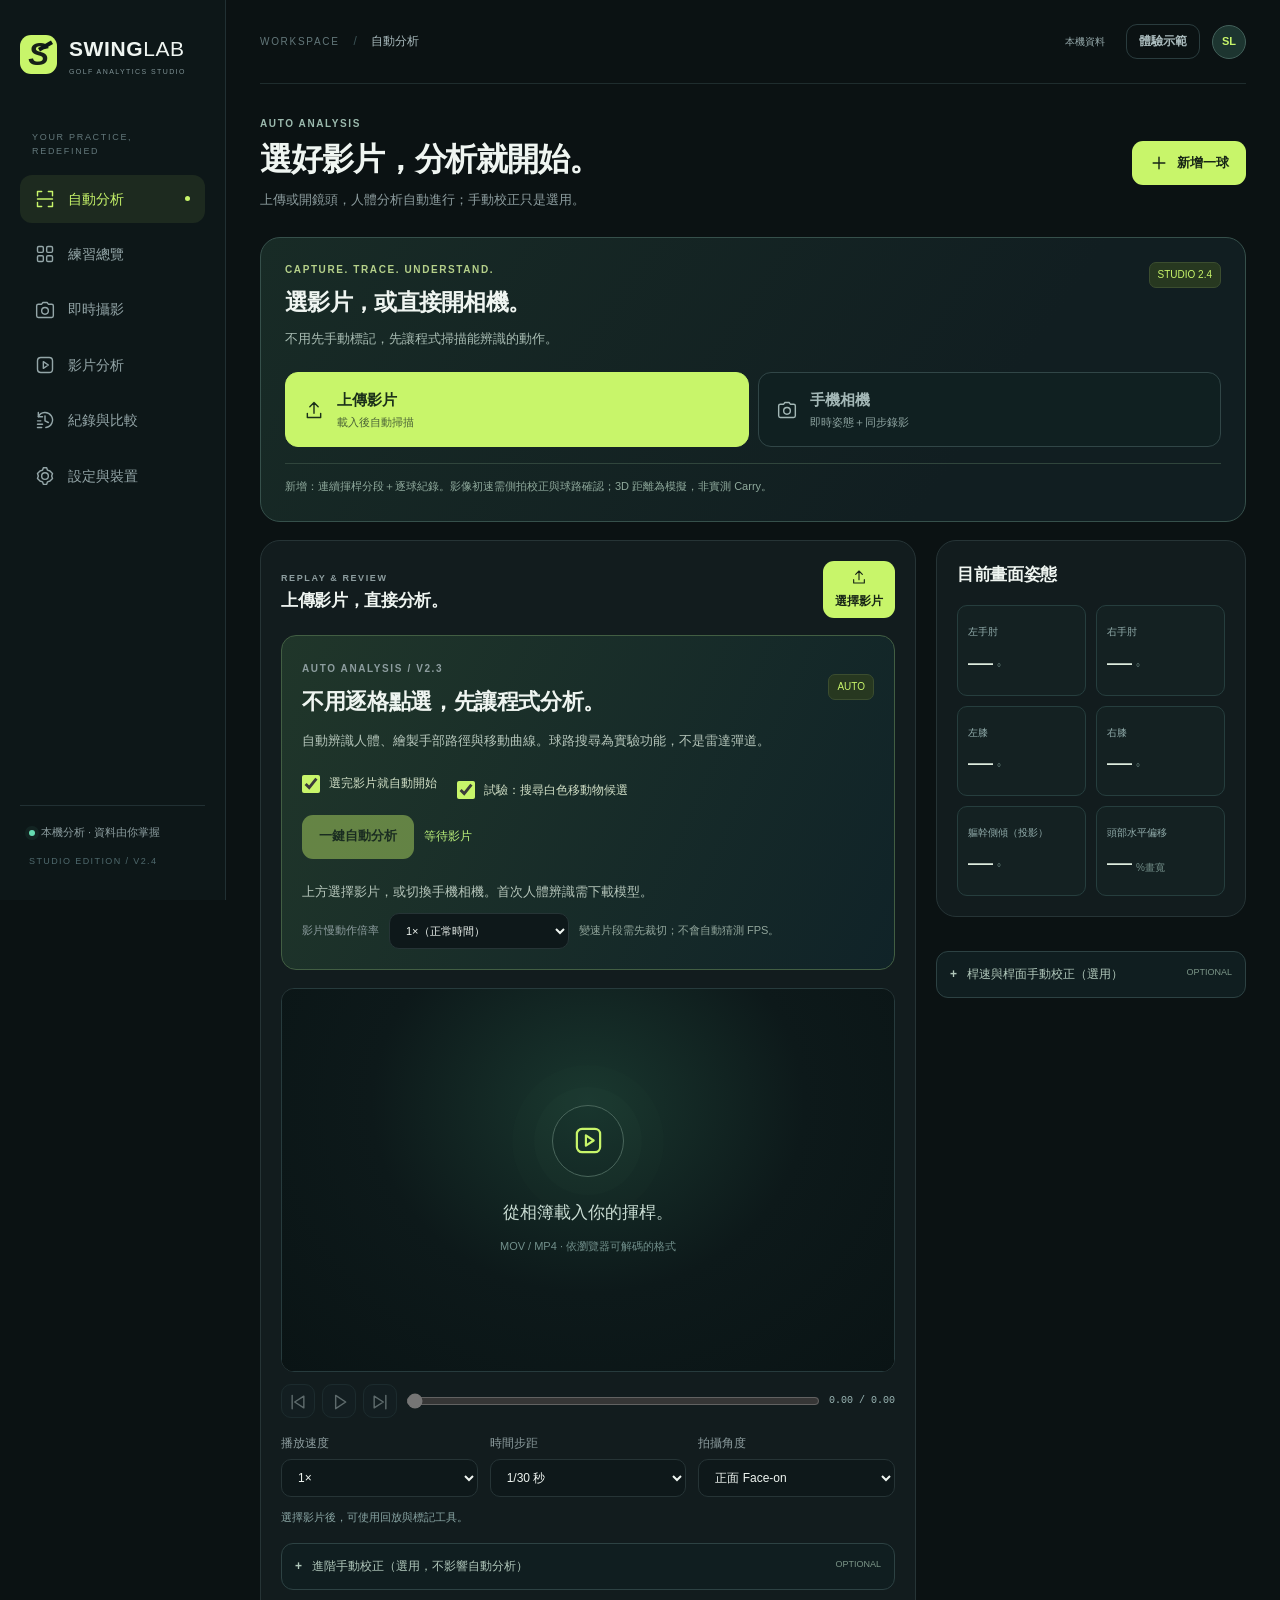
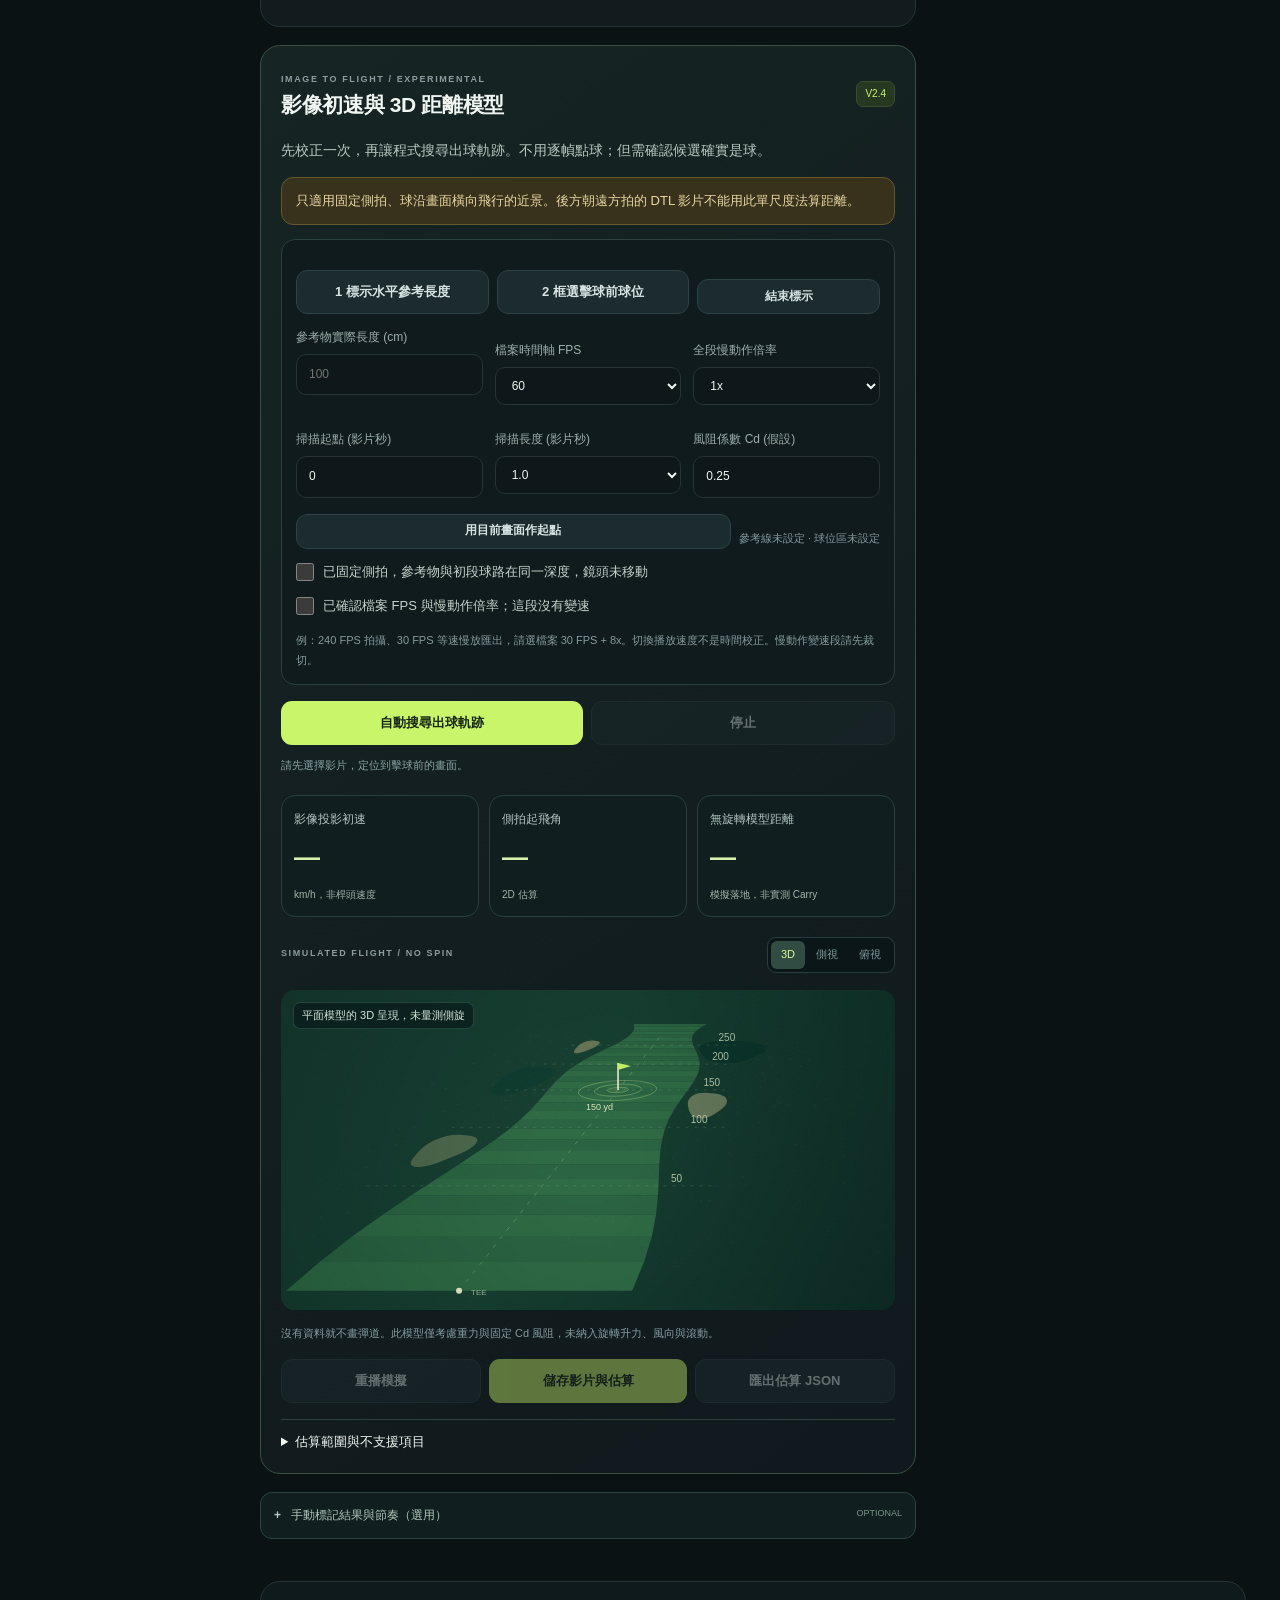
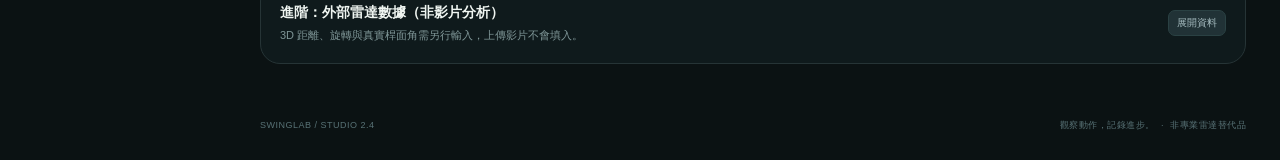
<file: index.html>
<!DOCTYPE html>

<html lang="zh-Hant">
<head>
<meta charset="utf-8"/><meta content="width=device-width,initial-scale=1,viewport-fit=cover" name="viewport"/>
<meta content="#0b1313" name="theme-color"/><meta content="yes" name="apple-mobile-web-app-capable"/>
<meta content="SwingLab" name="apple-mobile-web-app-title"/>
<meta content="手機高爾夫姿態分析、影片標記、練習紀錄與彈道資料視覺化。" name="description"/>
<title>SwingLab V2.4 - 自動揮桿分析</title>
<link href="[data-uri]" rel="icon" type="image/svg+xml"/>
<style>
:root{--bg:#0b1213;--surface:#121c1e;--surface2:#182326;--line:#263436;--muted:#8d9d9f;--text:#eff5f1;--lime:#c8f56a;--green:#66dcb2;--cyan:#80cbd8;--danger:#f19688;--r:20px;font-family:-apple-system,BlinkMacSystemFont,"Segoe UI","Noto Sans TC",sans-serif;color-scheme:dark}
*{box-sizing:border-box}body{margin:0;background:var(--bg);color:var(--text);font-size:14px;line-height:1.6}button,input,select,textarea{font:inherit}button,a,input,select,textarea{-webkit-tap-highlight-color:transparent}button,a{touch-action:manipulation}button{cursor:pointer}button:disabled{cursor:not-allowed;opacity:.42}button:focus-visible,a:focus-visible{outline:2px solid var(--lime);outline-offset:3px}a{color:inherit;text-decoration:none}h1,h2,h3,p{margin:0}h1{font-size:32px;font-weight:750;letter-spacing:-1.1px;line-height:1.35}h2{font-size:18px;font-weight:650;letter-spacing:-.35px}h3{font-size:16px}small{font-size:11px}button{border:0}input,select,textarea{border:1px solid var(--line);background:#0e181a;color:var(--text);border-radius:10px;padding:10px 12px;min-width:0;max-width:100%;outline:none}input:focus,select:focus,textarea:focus{border-color:var(--green);box-shadow:0 0 0 3px #66dcb215}input[type=checkbox]{accent-color:var(--lime);width:18px;height:18px}input[type=range]{padding:0;accent-color:var(--lime)}input[type=file]{padding:9px}label{display:flex;flex-direction:column;gap:6px;font-size:12px;color:var(--muted)}label+label{margin-top:13px}select{cursor:pointer}hr{border:0;border-top:1px solid var(--line);margin:20px 0}svg.icon{width:20px;height:20px;stroke:currentColor;stroke-width:1.7;fill:none;stroke-linecap:round;stroke-linejoin:round;flex-shrink:0;vertical-align:middle}[hidden]{display:none!important}.mono{font-variant-numeric:tabular-nums;font-family:"SFMono-Regular",Consolas,monospace}.muted{color:var(--muted)}.eyebrow{font-size:10px;color:var(--muted);font-weight:600;letter-spacing:1.6px;line-height:1.5;margin-bottom:7px}.sidebar{position:fixed;inset:0 auto 0 0;width:226px;background:#0d1718;border-right:1px solid #213033;padding:32px 20px;z-index:30;display:flex;flex-direction:column}.brand{display:flex;gap:12px;align-items:center;font-size:21px;font-weight:800;letter-spacing:.6px}.brand small{display:block;font-weight:400;letter-spacing:1.4px;font-size:7px;color:#7f9295;margin-top:0}.brand-light{font-weight:300}.brand-mark{position:relative;background:var(--lime);color:#172118;width:37px;height:39px;border-radius:11px;font-style:italic;display:flex;align-items:center;justify-content:center;font-size:31px;font-weight:850;line-height:1;letter-spacing:-3px;padding-right:3px;flex-shrink:0}.brand-mark span{position:absolute;right:4px;top:9px;height:4px;width:15px;background:#0d1718;transform:rotate(-30deg)}.side-label{font-size:9px;letter-spacing:1.7px;color:#62777a;margin:53px 12px 16px}.desktop-nav{display:flex;flex-direction:column;gap:7px}.nav-item{padding:13px 15px;display:flex;gap:13px;align-items:center;color:#94a6a8;border-radius:12px;font-size:14px}.nav-item:hover{background:#182627;color:#fff}.nav-item.active{background:#c8f56a15;color:var(--lime)}.nav-item.active:after{content:"";width:5px;height:5px;margin-left:auto;border-radius:50%;background:var(--lime)}.nav-item small{font-size:10px;color:#54706c}.sidebar-bottom{margin-top:auto;font-size:11px;color:#8b9c9e;padding:18px 9px 0;border-top:1px solid #213033}.sidebar-bottom small{display:block;color:#4f696d;font-size:9px;letter-spacing:1.4px;margin-top:12px}.connection-dot,.pulse-dot{width:6px;height:6px;display:inline-block;border-radius:50%;background:var(--green);margin-right:6px;box-shadow:0 0 0 4px #66dcb211}.main{margin-left:226px;padding:0 34px 0;max-width:1900px}.topbar{height:84px;border-bottom:1px solid #1f2d2e;display:flex;align-items:center;justify-content:space-between;gap:12px}.breadcrumb{display:flex;gap:14px;align-items:center;font-size:12px}.breadcrumb>span:first-child{font-size:10px;letter-spacing:1.7px;color:#63777a}.slash{color:#3c5256}.breadcrumb b{font-weight:450;color:#a9babd}.header-actions{display:flex;align-items:center;gap:12px}.avatar{height:34px;width:34px;display:flex;align-items:center;justify-content:center;border-radius:50%;border:1px solid #43605a;font-size:11px;background:#1d3530;color:var(--lime);font-weight:650}.mobile-brand,.mobile-nav{display:none}.page-heading{display:flex;justify-content:space-between;gap:20px;align-items:center;padding:32px 0 26px}.page-heading p:not(.eyebrow){color:var(--muted);font-size:13px;margin-top:9px}.page-heading .eyebrow{color:#9cbaae}.btn{display:inline-flex;align-items:center;justify-content:center;gap:8px;padding:11px 17px;min-height:44px;border-radius:11px;font-size:13px;font-weight:650;line-height:1.45;transition:background .15s,transform .15s;text-align:center;white-space:normal}.btn:active:not(:disabled){transform:translateY(1px)}.btn.primary{background:var(--lime);color:#172516}.btn.primary:hover{background:#d6fc87}.btn.secondary{background:#1c2b2e;color:#d6e3e2;border:1px solid #2e4144}.btn.ghost{background:transparent;color:#aabbbd;border:1px solid #2a3c3e}.btn.small{font-size:12px;min-height:35px;padding:7px 12px}.btn.small svg{width:16px;height:16px}.btn.full{width:100%;margin-top:14px}.btn.record{background:#e9efdf;color:#283828}.btn.record i{width:10px;height:10px;border-radius:50%;background:#c64843}.btn.record.recording{background:#4c2524;color:#ffbeb4;border:1px solid #8b3d38}.btn.danger{background:#452624;color:#ffb2a4}.text-btn{border:0;background:transparent;color:var(--green);font-size:12px;display:inline-flex;align-items:center;gap:6px;cursor:pointer;padding:5px 0}.icon-btn{width:34px;height:34px;display:inline-flex;align-items:center;justify-content:center;border:1px solid #2b4144;border-radius:10px;background:#152326;color:#c7d7d8;flex-shrink:0}.icon-btn:hover{background:#25383a}.chip{display:inline-flex;align-items:center;gap:5px;border-radius:7px;padding:4px 8px;font-size:10px;white-space:nowrap;background:#213236;color:#a7bdc1;border:1px solid #2a4143;font-weight:500}.chip.accent{color:var(--lime);background:#273820;border-color:#3b4d2f}.chip.subtle{background:transparent;border-color:transparent;color:#95a9ab}.chip.warn{background:#302f20;color:#dcc88e;border-color:#47422b}.chip.glass{background:#0a1b1bbf;backdrop-filter:blur(12px);color:#d4e4d9;border-color:#38645388}.demo-banner{margin-top:16px;border:1px solid #584d2e;border-radius:10px;background:#332e20;color:#e1d1a5;padding:10px 13px;font-size:12px;display:flex;align-items:center;gap:10px;flex-wrap:wrap}.demo-banner>span{color:#f2d47e;font-weight:700}.demo-banner button{margin-left:auto;color:#eedcaa}.workspace-bar{display:flex;justify-content:space-between;gap:12px;align-items:center;margin-bottom:16px;flex-wrap:wrap}.session-title{display:flex;align-items:center;gap:8px;font-size:12px}.session-title .muted{margin-left:8px;font-size:11px}.toolbar{display:flex;gap:9px;align-items:center}.inline-label{flex-direction:row;align-items:center;gap:8px;white-space:nowrap}.toolbar label+label{margin:0}.select.small{font-size:11px;padding:7px 10px;min-height:34px}.target-input{width:62px;padding:6px 8px;font-size:12px}.panel{background:var(--surface);border:1px solid var(--line);border-radius:var(--r);padding:20px;overflow:hidden}.panel-top{display:flex;justify-content:space-between;gap:12px;align-items:center;margin-bottom:17px}.panel-top .eyebrow{margin-bottom:3px;font-size:9px}.panel-top h2{font-size:17px}.overview-grid{display:grid;grid-template-columns:minmax(0,1fr) 292px;gap:18px}.range-panel{padding:0}.range-panel>.panel-top{padding:20px 21px 0}.segmented{display:flex;background:#0b1618;border:1px solid #2a3d3e;padding:3px;border-radius:9px;gap:1px;flex-shrink:0}.segmented button{padding:5px 10px;border-radius:6px;background:transparent;color:#829a9c;font-size:11px;min-height:28px}.segmented button.active{background:#314c42;color:#dafa9b}.range-stage{height:350px;position:relative;overflow:hidden;background:#102824}.range-stage canvas{width:100%;height:100%;display:block}.range-stage.large{height:395px;border-radius:12px}.range-topline{position:absolute;top:14px;left:17px;right:17px;display:flex;justify-content:space-between;gap:8px;pointer-events:none}.range-legend{display:flex;align-items:center;gap:6px;position:absolute;bottom:13px;left:17px;font-size:9px;color:#bed1c0;letter-spacing:.3px;pointer-events:none}.range-legend span{margin:0 4px;color:#6e9983}.range-legend i{display:block;width:16px;height:2px;background:var(--lime)}.range-legend i.dashed{height:0;border-bottom:1px dashed #97ba98;background:transparent}.range-replay{position:absolute;right:16px;bottom:12px;background:#0e251ec9;color:var(--lime)}.range-empty{position:absolute;inset:0;display:flex;align-items:center;justify-content:center;flex-direction:column;gap:10px;text-align:center;padding:25px;background:#10221c55}.range-empty strong{font-size:19px;max-width:280px}.range-empty p{font-size:12px;color:#a1bfb0}.range-empty .btn{margin-top:6px;font-size:12px}.empty-orbit{width:44px;height:44px;border-radius:50%;border:1px solid #9fcb7866;box-shadow:0 0 0 12px #c8f56a09;position:relative;margin-bottom:10px}.empty-orbit:after{content:"";position:absolute;background:var(--lime);width:8px;height:8px;border-radius:50%;top:17px;left:17px}.shot-rail{min-height:80px;padding:13px 16px;display:flex;gap:9px;overflow:auto;align-items:center}.shot-pill{border:1px solid #2b3a3d;background:#162225;min-width:84px;padding:8px 10px;border-radius:9px;color:#c4d2ce;text-align:left;flex-shrink:0}.shot-pill.active{border-color:#648052;background:#26382a;color:var(--lime)}.shot-pill>span{display:block;font-size:9px;color:#7d9593}.shot-pill strong{font-size:13px;font-weight:600}.shot-pill em{font-style:normal;font-size:9px;padding-left:4px}.shot-rail .muted{font-size:11px}.shot-panel{display:flex;flex-direction:column}.metrics-featured{display:grid;grid-template-columns:1fr 1fr;gap:0}.featured-metric{padding:17px 8px 18px 0;border-bottom:1px solid #263538}.featured-metric:nth-child(2n){padding-left:16px;border-left:1px solid #263538}.featured-metric:nth-child(n+3){padding-top:20px;border-bottom:0}.metric-label{font-size:11px;color:#9ab0b2}.metric-label small{display:block;font-size:9px;color:#647f81;margin-top:1px}.metric-value{display:flex;align-items:baseline;gap:4px;white-space:nowrap;font-variant-numeric:tabular-nums;letter-spacing:-1.3px;font-size:35px;font-weight:550;line-height:1.5}.metric-value small{color:#8ca6a4;font-size:10px;letter-spacing:0}.featured-metric:first-child .metric-value{color:var(--lime)}.metric-source{font-size:9px;color:#6e9590;letter-spacing:.1px}.shot-note{font-size:11px;color:#829793;background:#0e191a;border:1px solid #233537;padding:10px 12px;border-radius:10px;line-height:1.7;margin:16px 0 0;flex:1}.shot-panel .btn{margin-top:14px}.metric-strip{display:grid;grid-template-columns:repeat(6,1fr);gap:12px;margin:18px 0}.stat-card{background:var(--surface);border:1px solid var(--line);border-radius:14px;padding:15px 16px;min-width:0}.stat-card .metric-value{font-size:25px;letter-spacing:-.5px;line-height:1.65}.stat-card .metric-label{font-size:10px}.lower-grid{display:grid;grid-template-columns:minmax(0,.9fr) minmax(0,1.1fr);gap:18px;margin-bottom:18px}.plot{width:100%;display:block}.scatter{height:225px}.trend{height:170px;margin-top:6px}.chart-caption{font-size:10px;color:#6c888c;line-height:1.6;margin-top:10px}.mini-stats{display:flex;gap:30px;min-height:43px}.mini-stats>div span{font-size:10px;color:#829b9d;display:block}.mini-stats strong{font-size:19px;font-weight:500;font-variant-numeric:tabular-nums}.recent-row{display:grid;grid-template-columns:100px 1fr 1fr 1fr 32px;align-items:center;gap:15px;border-top:1px solid #223437;padding:13px 0}.recent-row strong{font-size:12px}.recent-row small{color:#799195;display:block;font-size:10px}.recent-row .recent-value{font-size:15px}.club-icon{display:inline-flex;width:36px;height:36px;background:#223b31;border-radius:10px;align-items:center;justify-content:center;color:var(--lime);font-size:10px;margin-right:9px}.recent-id{display:flex;align-items:center}.footer{display:flex;justify-content:space-between;gap:12px;flex-wrap:wrap;font-size:9px;color:#587276;letter-spacing:.5px;padding:30px 0 27px}.footer-dot{margin:0 6px}.page{min-width:0}.capture-layout,.video-layout{display:grid;grid-template-columns:minmax(0,1fr) 310px;gap:20px}.analysis-aside{display:flex;flex-direction:column;gap:18px}.capture-layout>div>.panel,.video-layout>div>.panel{margin-bottom:18px}.control-row{display:flex;gap:12px;flex-wrap:wrap;align-items:flex-end}.control-row>label{flex:1;min-width:90px}.control-row label+label{margin:0}.control-row .btn{flex:1}.control-row.compact{gap:9px;margin-top:14px}.control-row.compact label{font-size:10px}.control-row.compact input,.control-row.compact select{padding:8px 9px;font-size:12px}.media-stage{position:relative;background:#080f10;width:100%;aspect-ratio:16/10;border-radius:13px;overflow:hidden;margin:17px 0 12px;border:1px solid #273b3d}.media-stage video{display:block;width:100%;height:100%;object-fit:contain;position:absolute;inset:0}.media-stage canvas{position:absolute;inset:0;width:100%;height:100%;pointer-events:none}.media-placeholder{position:absolute;inset:0;display:flex;flex-direction:column;gap:12px;align-items:center;justify-content:center;text-align:center;padding:25px;background:radial-gradient(ellipse at 50% 30%,#19362e 0,#0d191a 50%,#0a1415 100%)}.media-placeholder strong{font-size:17px;font-weight:500;color:#c9dcd3}.media-placeholder p{font-size:11px;color:#718f8b}.camera-orbit{display:flex;width:72px;height:72px;align-items:center;justify-content:center;border:1px solid #4a675c;border-radius:50%;color:var(--lime);margin-bottom:10px;box-shadow:0 0 0 18px #4a675c0c,0 0 0 40px #4a675c07}.camera-orbit svg{width:31px;height:31px}.stage-corners{position:absolute;inset:12%;pointer-events:none;border-left:1px solid #77b08b45;border-right:1px solid #77b08b45}.stage-hud{position:absolute;top:10px;left:12px;right:12px;display:flex;justify-content:space-between;font-size:10px;color:#e7f5ed;pointer-events:none}.stage-hud span{background:#071511a6;padding:4px 8px;border-radius:6px;font-variant-numeric:tabular-nums}.countdown{position:absolute;inset:0;display:flex;align-items:center;justify-content:center;font-size:90px;color:var(--lime);font-weight:700;pointer-events:none;text-shadow:0 4px 25px #000}.capture-actions{display:flex;gap:8px;flex-wrap:wrap}.capture-actions>.btn{flex:1}.status-line{padding-top:11px;font-size:11px;line-height:1.7;color:#8aa6a5;overflow-wrap:anywhere}.status-line.error{color:#ffb4a3}.status-line.success{color:var(--green)}.hint{font-size:11px;line-height:1.85;color:#859b9d;margin-top:13px}.hint.readable{font-size:13px}.pose-metrics{display:grid;grid-template-columns:1fr 1fr;gap:10px}.pose-metric{padding:13px 10px;border:1px solid #263e3e;border-radius:10px;background:#142122}.pose-metric>span{font-size:10px;color:#93aead}.pose-metric strong{display:block;color:#dfeddf;font-size:25px;font-weight:500;font-variant-numeric:tabular-nums}.pose-metric small{font-size:10px;color:#718c87;margin-left:4px}.coach-card{padding:22px;border:1px solid #344c33;border-radius:20px;background:linear-gradient(130deg,#253527,#182b24)}.coach-card .eyebrow{color:#a9bd82}.coach-card h3{color:#deedce}.coach-card p{font-size:12px;line-height:1.9;color:#a3b9a8}.position-guide{display:flex;align-items:center;gap:10px;justify-content:center;padding:25px 15px;color:#b3d09d}.guide-camera svg{width:31px;height:31px}.guide-body svg{width:42px;height:54px}.guide-line{width:80px;border-bottom:1px dashed #7e9e6a}.tip-chips{display:flex;gap:6px;flex-wrap:wrap;margin-top:16px}.tip-chips>span{border:1px solid #496447;border-radius:6px;padding:3px 6px;font-size:9px;color:#b9c9a6}.timeline-bar{display:flex;gap:7px;align-items:center}.timeline-bar input{flex:1;min-width:10px}.timeline-bar .mono{font-size:10px;color:#99b4b3}.file-button{cursor:pointer;display:inline-flex;color:inherit}.video-layout .panel .control-row{margin-top:16px}.video-layout .media-stage{aspect-ratio:16/10}.upload-stage.marking{outline:2px solid #7ccfaf}.upload-stage.marking canvas{pointer-events:auto;touch-action:none;cursor:crosshair}.tool-grid{display:grid;grid-template-columns:repeat(3,1fr);gap:7px}.tool-grid button{display:flex;flex-direction:column;gap:5px;align-items:center;padding:11px 3px;border:1px solid #2a3f42;border-radius:9px;font-size:10px;color:#94acaa;background:#152426}.tool-grid button.active{background:#2e422b;border-color:#667e49;color:var(--lime)}.estimate-card{margin-top:15px;background:#1b3126;border:1px solid #3e5a37;border-radius:12px;padding:16px}.estimate-card>span{font-size:10px;color:#b8ce9b}.estimate-card strong{display:block;font-size:33px;font-weight:500;color:var(--lime);letter-spacing:-.7px}.estimate-card strong small{font-size:12px;color:#92ad86;letter-spacing:0}.estimate-card p{font-size:10px;color:#8fab8d;line-height:1.7}.phase-buttons{display:grid;grid-template-columns:repeat(4,1fr);gap:9px}.phase-buttons button{border:1px solid #2d4344;background:#18272a;color:#c4d7d3;border-radius:11px;padding:12px 9px;text-align:left;font-size:12px}.phase-buttons b{font-size:10px;color:#6f9a89;margin-bottom:6px;display:block}.phase-buttons span{display:block;font-size:9px;color:#7e9895;margin-top:8px}.phase-buttons button.set{border-color:#627e45;background:#24372b}.phase-buttons button.set span{color:var(--lime)}.tempo-info{margin:15px 0 3px;font-size:12px;color:#90aaa2;line-height:1.8}.tempo-info strong{color:var(--lime);font-size:21px;font-weight:500}.flight-layout{display:grid;grid-template-columns:minmax(0,1.35fr) minmax(260px,.65fr);gap:18px;margin-bottom:18px}.delivery-diagram{height:260px;display:flex;align-items:center;justify-content:center}.delivery-diagram svg{height:100%;width:100%;max-width:340px}.delivery-numbers{display:flex;gap:15px;justify-content:space-around}.delivery-numbers span{font-size:10px;color:var(--muted)}.delivery-numbers strong{display:block;font-size:21px;font-weight:500}.full-metrics{display:grid;grid-template-columns:repeat(4,1fr);gap:0}.full-metrics .stat-card{background:transparent;border:0;border-radius:0;border-bottom:1px solid var(--line);padding:15px 12px}.history-topstats{display:grid;grid-template-columns:repeat(4,1fr);gap:14px;margin-bottom:19px}.history-filters{display:flex;gap:12px;margin:8px 0 20px;flex-wrap:wrap}.search-box{flex:1;display:flex;flex-direction:row;align-items:center;border:1px solid var(--line);border-radius:11px;padding:0 10px;min-width:190px;gap:6px;color:#6c9297}.search-box input{border:0;background:transparent;width:100%;font-size:12px;box-shadow:none}.history-filters select{font-size:12px}.table-scroll{overflow:auto}.shot-table{border-collapse:collapse;width:100%;white-space:nowrap;text-align:left;font-size:12px}.shot-table th{font-size:10px;color:#66858b;text-transform:uppercase;font-weight:500;letter-spacing:.3px;padding:11px 12px;border-bottom:1px solid #32464a}.shot-table td{padding:14px 12px;border-bottom:1px solid #233639;color:#bdceca;font-variant-numeric:tabular-nums}.shot-table tr:hover{background:#182a2b}.shot-table th:first-child,.shot-table td:first-child{padding-left:3px}.shot-table td small{display:block;color:#688a8e;font-size:9px}.shot-table .table-actions{display:flex;gap:5px}.shot-table .icon-btn{width:28px;height:28px;border-radius:8px}.shot-table .icon-btn svg{width:15px;height:15px}.compare-bar{display:flex;gap:14px;align-items:center;margin-bottom:12px;background:#1d3526;border-radius:10px;padding:10px 14px;font-size:12px;color:#a7c994}.empty-state{padding:38px 20px;text-align:center;color:#819d9c}.empty-state>svg{width:35px;height:35px;margin-bottom:18px;color:#648b7d}.empty-state h3{color:#b4cec5}.empty-state p{font-size:12px;margin:9px 0 20px}.gapping-row{display:flex;align-items:center;gap:14px;padding:13px 0;border-bottom:1px solid var(--line)}.gapping-row .club-tag{width:70px;font-size:12px;color:#a8c7bd}.gapping-track{height:14px;border-radius:4px;background:#1a2d2c;flex:1;overflow:hidden}.gapping-track>i{height:100%;display:block;background:linear-gradient(90deg,#477767,var(--lime));border-radius:4px}.gapping-row .gapping-number{font-size:13px;color:#cae1ce;width:95px;text-align:right}.gapping-row small{width:35px;color:#759a8c}.settings-grid{display:grid;grid-template-columns:1fr 1fr;gap:18px;margin-bottom:18px}.settings-grid .panel>label{margin-top:12px}.settings-grid .control-row{margin-top:14px}.checkbox-row{flex-direction:row;align-items:center;gap:10px}.device-card{display:flex;gap:15px;align-items:center;background:#1a2b2c;padding:15px;border-radius:12px;border:1px solid #2b4242}.device-card>svg{color:var(--green);width:34px;height:34px}.device-card p{font-size:11px;color:#7f9e9d;margin-top:4px}.capabilities{margin-top:13px}.capability{display:flex;justify-content:space-between;gap:15px;padding:8px 0;border-bottom:1px solid #26393c;font-size:11px;color:#9eb7b4}.capability b{font-weight:500;color:var(--green)}.capability b.unavailable{color:#b49d74}.boundary-grid{display:grid;grid-template-columns:repeat(3,1fr);gap:22px}.boundary-grid b{font-size:13px;color:#b6d2ba}.boundary-grid p{font-size:12px;color:#819c99;margin-top:8px;line-height:1.9}.modal-backdrop{position:fixed;inset:0;background:#020908cf;backdrop-filter:blur(7px);z-index:80;display:flex;align-items:center;justify-content:center;padding:20px}.modal{width:min(650px,100%);max-height:92dvh;max-height:92vh;background:#132123;border:1px solid #344b4d;border-radius:22px;display:flex;flex-direction:column;box-shadow:0 30px 130px #0009;overflow:hidden}.modal.wide{width:min(900px,100%)}.modal-header{padding:22px 24px;display:flex;justify-content:space-between;align-items:center;border-bottom:1px solid #2d4243;gap:15px}.modal form{display:flex;flex-direction:column;min-height:0}.modal-body{padding:22px 24px;overflow:auto}.modal-footer{display:flex;justify-content:flex-end;gap:10px;padding:17px 24px;border-top:1px solid #304546}.notice{font-size:11px;color:#bbcbb7;background:#283528;border:1px solid #43513b;border-radius:10px;padding:12px 14px;line-height:1.8;margin-bottom:18px}.input-metrics{display:grid;grid-template-columns:1fr 1fr 1fr;gap:13px;margin:18px 0}.input-metrics label+label{margin:0}.input-metrics input{font-size:13px;padding:10px}.input-metrics label{font-size:11px}.error-text{font-size:12px;color:var(--danger);margin-top:10px}.comparison-table{border-collapse:collapse;width:100%;text-align:right;font-size:12px}.comparison-table th,.comparison-table td{padding:12px 14px;border-bottom:1px solid #2d4142}.comparison-table th:first-child,.comparison-table td:first-child{text-align:left;color:#91aca8}.comparison-table thead th{color:var(--lime)}.comparison-table .best{color:var(--lime)}.comparison-videos{display:grid;grid-template-columns:repeat(3,1fr);gap:12px;margin-bottom:18px}.comparison-videos video{width:100%;max-height:220px;background:#071110;border-radius:10px}.comparison-videos small{display:block;margin-bottom:6px;color:#849e95}#toast{position:fixed;bottom:28px;left:50%;transform:translate(-50%,16px);z-index:110;max-width:85vw;padding:13px 20px;background:#d9edcf;color:#1b3525;border:1px solid #a4c692;border-radius:13px;font-size:13px;box-shadow:0 10px 40px #0005;opacity:0;pointer-events:none;transition:opacity .15s,transform .15s}#toast.visible{opacity:1;transform:translate(-50%,0)}progress{width:100%;accent-color:var(--lime);height:8px;margin-top:14px}.noscript{position:fixed;bottom:0;left:0;right:0;z-index:120;background:#d45536;color:white;text-align:center;padding:20px}
@media(min-width:1650px){.main{padding:0 50px}.overview-grid{grid-template-columns:minmax(0,1fr) 350px}.range-stage{height:410px}.metric-value{font-size:41px}.sidebar{width:246px}.main{margin-left:246px}.panel{padding:24px}.range-panel{padding:0}.capture-layout,.video-layout{grid-template-columns:minmax(0,1fr) 350px}}
@media(max-width:1200px){.sidebar{width:190px;padding:26px 15px}.main{margin-left:190px;padding:0 22px}.brand{font-size:18px;gap:9px}.brand-mark{width:32px;height:35px}.brand small{font-size:6px}.nav-item{font-size:13px;padding:12px 11px}.side-label{font-size:8px}.overview-grid{grid-template-columns:minmax(0,1fr) 260px}.metric-value{font-size:30px}.range-stage{height:335px}.metric-strip{gap:8px}.stat-card{padding:13px 11px}.stat-card .metric-value{font-size:23px}.capture-layout,.video-layout{grid-template-columns:minmax(0,1fr) 280px}.panel{padding:17px}.range-panel{padding:0}.range-stage.large{height:340px}}
@media(max-width:980px){.sidebar{width:80px;padding:25px 12px}.brand{justify-content:center}.brand>span:not(.brand-mark){display:none}.brand-mark{width:38px;height:39px}.side-label{font-size:0;margin:28px 0 12px}.nav-item{font-size:0;justify-content:center;padding:15px 0;gap:0}.nav-item svg{width:23px;height:23px}.nav-item.active:after{display:none}.sidebar-bottom{font-size:0;padding:15px 0;text-align:center}.sidebar-bottom small{display:none}.main{margin-left:80px;padding:0 22px}.metric-strip{grid-template-columns:repeat(3,1fr)}.range-stage{height:335px}.overview-grid{grid-template-columns:minmax(0,1fr) 245px}.capture-layout,.video-layout{grid-template-columns:minmax(0,1fr)}.analysis-aside{display:grid;grid-template-columns:1fr 1fr}.pose-metrics{grid-template-columns:repeat(3,1fr)}.analysis-aside>.panel{min-width:0}.pose-metric{padding:10px 7px}.coach-card{padding:18px}.range-stage.large{height:340px}.flight-layout{grid-template-columns:1fr}.delivery-diagram{height:220px}.delivery-numbers{justify-content:center;gap:45px}.full-metrics{grid-template-columns:repeat(4,1fr)}}
@media(max-width:720px){body{font-size:13px}.sidebar{display:none}.main{margin:0;padding:0 17px;padding-bottom:85px}.topbar{height:71px}.mobile-brand{display:flex;align-items:center;gap:9px;letter-spacing:.7px;font-size:14px}.mobile-brand .brand-mark{height:30px;width:29px;border-radius:9px;font-size:25px}.mobile-brand .brand-mark span{width:11px;height:3px;top:8px;right:3px}.breadcrumb,.avatar{display:none}.header-actions{gap:6px}.header-actions .chip.subtle{display:none}.header-actions .btn{font-size:10px;padding:6px 9px;min-height:31px}.page-heading{padding:24px 0 22px;gap:10px;align-items:flex-start}.page-heading h1{font-size:25px;letter-spacing:-.6px}.page-heading p:not(.eyebrow){font-size:11px;max-width:260px;margin-top:7px}.page-heading>.btn{font-size:0;width:38px;height:38px;min-height:38px;padding:0;border-radius:11px;margin-top:16px;flex-shrink:0}.page-heading>.btn svg{width:21px;height:21px}.eyebrow{font-size:8px;letter-spacing:1.5px}.workspace-bar{gap:10px;margin-bottom:13px}.session-title{font-size:11px;gap:5px}.session-title .muted{font-size:9px;margin-left:2px}.toolbar{gap:8px}.inline-label{font-size:10px;gap:5px}.target-input{width:51px}.overview-grid{display:flex;flex-direction:column;gap:13px}.range-panel{border-radius:17px}.range-panel>.panel-top{padding:16px 15px 0;margin-bottom:13px}.panel-top h2{font-size:15px}.segmented button{font-size:10px;padding:3px 9px;min-height:26px}.panel-top .eyebrow{font-size:8px}.range-stage{height:300px}.range-topline{top:12px;left:12px;right:12px}.chip{font-size:9px;padding:3px 7px}.range-topline .chip{font-size:8px}.range-empty{padding:20px}.range-empty strong{font-size:16px}.range-empty p{font-size:10px}.range-legend{font-size:8px;left:12px;bottom:12px}.shot-rail{min-height:70px;padding:11px 12px;gap:7px}.shot-pill{min-width:75px;padding:7px 9px}.shot-pill strong{font-size:12px}.panel{border-radius:16px;padding:16px}.range-panel{padding:0}.shot-panel .panel-top{margin-bottom:5px}.metrics-featured{grid-template-columns:repeat(4,1fr)}.featured-metric{padding:13px 5px 11px 0;border:0}.featured-metric:nth-child(n+2){padding-left:10px;border-left:1px solid var(--line)}.featured-metric:nth-child(n+3){padding-top:13px}.metric-label{font-size:9px}.metric-label small{font-size:8px}.metric-value{font-size:27px;letter-spacing:-1.2px;gap:2px}.metric-value small{font-size:8px;letter-spacing:0}.metric-source{font-size:8px;overflow-wrap:anywhere}.shot-note{font-size:10px;margin-top:7px;padding:8px 10px}.shot-panel .btn{margin-top:10px;min-height:35px;font-size:11px}.metric-strip{grid-template-columns:repeat(3,1fr);gap:9px;margin:13px 0}.stat-card{padding:12px 11px;border-radius:12px}.stat-card .metric-label{font-size:9px}.stat-card .metric-value{font-size:23px;line-height:1.6}.lower-grid{grid-template-columns:1fr;gap:13px;margin-bottom:13px}.scatter{height:230px}.trend{height:170px}.mini-stats{gap:28px}.recent-row{grid-template-columns:93px 1fr 1fr 28px;gap:8px;padding:12px 0}.recent-row .recent-fourth{display:none}.recent-row .recent-value{font-size:13px}.club-icon{width:31px;height:32px;margin-right:7px}.recent-row strong{font-size:11px}.recent-row small{font-size:8px}.mobile-nav{position:fixed;bottom:0;left:0;right:0;z-index:50;display:grid;grid-template-columns:repeat(6,1fr);padding:9px 6px calc(9px + env(safe-area-inset-bottom));background:#0c191af2;border-top:1px solid #2b4142;backdrop-filter:blur(18px)}.mobile-nav .nav-item{font-size:9px;display:flex;flex-direction:column;padding:5px 0;gap:4px;border-radius:10px;line-height:1.4}.mobile-nav .nav-item svg{width:20px;height:20px}.mobile-nav .nav-item.active{background:transparent;color:var(--lime)}.mobile-nav .nav-item:hover{background:transparent}.footer{font-size:8px;padding:25px 0 14px;gap:6px}.footer span:last-child{font-size:8px}.demo-banner{margin-top:12px;font-size:10px;padding:8px 10px;gap:5px}.demo-banner .text-btn{font-size:10px;margin-left:0}.capture-layout,.video-layout{gap:13px}.analysis-aside{display:flex;flex-direction:column;gap:13px}.control-row{gap:8px}.control-row label{font-size:10px;min-width:70px}select,input{padding:9px 8px;font-size:13px}.media-stage{aspect-ratio:3/4;max-height:65vh;margin-top:14px}.video-layout .media-stage{aspect-ratio:3/4;max-height:65vh}.capture-actions{gap:7px}.capture-actions>.btn{padding:10px 9px;font-size:11px;min-height:42px}.capture-actions>.btn svg{width:16px;height:16px}.capture-actions>.btn:last-child{flex:0 0 auto}.capture-actions>.btn:only-child{flex:1}.pose-metrics{grid-template-columns:repeat(3,1fr);gap:8px}.pose-metric>span{font-size:9px}.pose-metric strong{font-size:25px}.hint,.status-line{font-size:10px}.coach-card p{font-size:11px}.phase-buttons{grid-template-columns:repeat(4,1fr);gap:6px}.phase-buttons button{padding:11px 6px;font-size:11px}.phase-buttons b{font-size:9px}.phase-buttons span{font-size:8px}.video-layout .panel-top>.file-button{font-size:10px;padding:8px 9px}.tool-grid{grid-template-columns:repeat(3,1fr)}.tool-grid button{font-size:11px;padding:11px 5px}.timeline-bar{gap:5px}.timeline-bar .icon-btn{width:29px;height:31px;border-radius:8px}.timeline-bar .mono{font-size:9px}.flight-layout{gap:13px;margin-bottom:13px}.range-stage.large{height:300px}.flight-layout>.panel:first-child{padding:14px}.full-metrics{grid-template-columns:repeat(3,1fr)}.full-metrics .stat-card{padding:14px 7px}.full-metrics .metric-value{font-size:23px}.history-topstats{grid-template-columns:1fr 1fr;gap:10px;margin-bottom:13px}.history-filters{gap:8px}.history-filters .search-box{flex-basis:100%;min-width:0}.history-filters select{flex:1;font-size:12px}.shot-table td,.shot-table th{padding:12px 9px}.table-scroll{margin-right:-9px}.history-topstats .stat-card .metric-value{font-size:29px}.history-topstats .metric-label{font-size:11px}.compare-bar{flex-wrap:wrap;gap:7px;padding:10px;font-size:11px}.settings-grid{grid-template-columns:1fr;gap:13px}.settings-grid .panel .control-row{gap:8px}.settings-grid .panel>label{font-size:12px}.boundary-grid{grid-template-columns:1fr;gap:18px}.boundary-grid p{font-size:11px}.modal-backdrop{padding:10px}.modal{border-radius:17px;max-height:94vh;max-height:94dvh}.modal-header{padding:17px}.modal-header h2{font-size:19px}.modal-body{padding:17px}.modal-footer{padding:13px 17px}.input-metrics{grid-template-columns:1fr 1fr;gap:12px}.input-metrics label{font-size:11px}.notice{font-size:10px}.comparison-table{font-size:10px}.comparison-table th,.comparison-table td{padding:10px 7px}.comparison-videos{gap:7px}.comparison-videos small{font-size:9px}.gapping-row{gap:9px}.gapping-row .club-tag{width:50px}.gapping-row .gapping-number{font-size:12px;width:72px}#toast{bottom:100px;font-size:12px;min-width:220px;text-align:center}}
@media(prefers-reduced-motion:reduce){*{scroll-behavior:auto!important;transition:none!important;animation:none!important}}

.mini-stats{display:grid;grid-template-columns:repeat(4,minmax(0,1fr));gap:10px}
@media(max-width:720px){
 .overview-grid>.shot-panel{order:-1}
 .shot-panel .shot-note{display:none}
 .shot-panel>.panel-top .eyebrow{display:none}
 .shot-panel .metrics-featured .metric-value{font-size:24px;letter-spacing:-.8px}
 .featured-metric:nth-child(n+2){padding-left:7px}
 .demo-banner .text-btn{display:none}
 .page-heading{padding:20px 0}
 .mini-stats strong{font-size:18px}
 .mini-stats{gap:6px}
}
@media(max-width:360px){.shot-panel .metrics-featured .metric-value{font-size:21px}.featured-metric:nth-child(n+2){padding-left:5px}.metric-value small{font-size:7px}.range-topline .chip{font-size:7px}}

/* v2.1 same-page video/camera flight workspace */
.flight-workbench{border:1px solid #36504b;border-radius:20px;background:linear-gradient(125deg,#182b26,#111e21 72%);padding:24px;margin-bottom:18px}
.flight-intro{display:flex;align-items:flex-start;justify-content:space-between;gap:18px}
.flight-intro h2{font-size:23px;letter-spacing:-.7px}.flight-intro p:not(.eyebrow){font-size:13px;color:#a8bcb3;margin-top:7px;line-height:1.75}.flight-intro .eyebrow{color:#b5d08a}
.flight-mode-tabs{display:grid;grid-template-columns:1fr 1fr;gap:9px;margin-top:21px}
.flight-mode-tabs button{min-width:0;display:flex;align-items:center;gap:13px;background:#102021;border:1px solid #314647;color:#a3b7b6;border-radius:13px;padding:15px 18px;text-align:left;transition:background .2s}
.flight-mode-tabs button>.icon{width:24px;height:24px}.flight-mode-tabs b{font-size:15px;font-weight:650;display:block}.flight-mode-tabs small{font-size:11px;display:block;font-weight:400;margin-top:2px;color:#8fa5a2}
.flight-mode-tabs button.active{background:#c8f56a;border-color:#c8f56a;color:#1b301a}.flight-mode-tabs button.active small{color:#496136}
.flight-steps{display:flex;gap:26px;margin-top:20px;color:#a1b4ab;font-size:11px;flex-wrap:wrap}.flight-steps b{color:#c4dcaa;font-size:10px;font-family:monospace;letter-spacing:1px;margin-right:7px}
.flight-boundary{border-top:1px solid #30453c;margin-top:16px;padding-top:13px;font-size:11px;color:#8fa99c;line-height:1.8}
.flight-context{font-size:12px;color:#a9bab4;margin:0 0 16px;padding:0 2px;overflow-wrap:anywhere}.flight-context.error{color:var(--danger)}
.flight-summary{display:grid;grid-template-columns:repeat(4,minmax(0,1fr));gap:1px;margin:0 0 18px;border:1px solid #2e4241;border-radius:15px;background:#2e4241;overflow:hidden}
.flight-summary>div{background:#152322;padding:15px 17px;min-width:0}.flight-summary>div>span{font-size:11px;color:#96aba4;display:block}.flight-summary strong{display:block;font-size:27px;line-height:1.6;font-weight:650;font-variant-numeric:tabular-nums;letter-spacing:-.7px}.flight-summary strong small{font-size:11px;font-weight:400;letter-spacing:0;margin-left:5px;color:#a4bab2}.flight-summary>div>small{font-size:9px;color:#7f968d;display:block}
.flight-host{scroll-margin-top:20px;margin-bottom:22px}.flight-host .media-stage{max-height:65vh}.face-estimate{background:#291f2d;border-color:#49344b}.face-estimate>strong{color:#ebc6ee}
.flight-external{padding:19px;margin-top:26px;margin-bottom:24px;background:#0f1a1c}.flight-external>summary{list-style:none;display:flex;align-items:center;justify-content:space-between;gap:12px;cursor:pointer}.flight-external>summary::-webkit-details-marker{display:none}.flight-external>summary b{font-size:14px;font-weight:600}.flight-external>summary small{font-size:11px;color:#7f9697;display:block;margin-top:3px}.flight-external[open]>summary{margin-bottom:24px;padding-bottom:17px;border-bottom:1px solid var(--line)}.flight-external>.workspace-bar{align-items:center}.flight-external #flightShot{max-width:100%}.flight-external>.workspace-bar h2{font-size:15px}.flight-external .panel{background:#121d1e}
@media(max-width:1100px){.flight-summary strong{font-size:23px}.flight-summary>div{padding:13px 12px}}
@media(max-width:720px){
 .flight-workbench{padding:17px;border-radius:17px;margin-bottom:14px}.flight-intro h2{font-size:18px}.flight-intro p:not(.eyebrow){font-size:11px}.flight-intro>.chip{display:none}.flight-mode-tabs{gap:7px;margin-top:15px}.flight-mode-tabs button{padding:13px 10px;gap:9px;min-height:68px}.flight-mode-tabs button>.icon{width:20px;height:20px}.flight-mode-tabs b{font-size:13px}.flight-mode-tabs small{font-size:9px}.flight-steps{gap:8px;display:grid;grid-template-columns:repeat(4,minmax(0,1fr));font-size:9px;margin-top:16px}.flight-steps b{display:block;margin:0 0 2px}.flight-boundary{font-size:10px;padding-top:11px;margin-top:12px}.flight-summary{grid-template-columns:1fr 1fr;border-radius:13px;margin-bottom:13px}.flight-summary>div{padding:11px 12px}.flight-summary strong{font-size:24px}.flight-summary>div>span{font-size:10px}.flight-summary>div>small{font-size:9px}.flight-context{font-size:11px;margin-bottom:13px}.flight-host{scroll-margin-top:10px}.flight-external{padding:14px;border-radius:16px}.flight-external>summary b{font-size:12px}.flight-external>summary small{font-size:10px}.flight-external>summary>.chip{font-size:8px;flex-shrink:0}.flight-external .workspace-bar>.select{flex:1;min-width:0}.flight-external .workspace-bar>div{flex-basis:100%}
 .flight-host .tool-grid{grid-template-columns:repeat(4,minmax(0,1fr))}.flight-host .tool-grid button{font-size:10px;padding:10px 3px}
}
@media(max-width:720px){
 .flight-intro{display:none}.flight-mode-tabs{margin-top:0}.flight-steps{display:none}
 .flight-host .camera-panel{display:flex;flex-direction:column}
 .flight-host .camera-panel>.panel-top{order:0}.flight-host .camera-panel>.control-row{order:1}
 .flight-host .camera-panel>.capture-actions{order:2;margin-top:12px}
 .flight-host .camera-panel>.media-stage{order:3}.flight-host .camera-panel>.status-line{order:4}
}
/* 2.2: tools stay beside the video; results are from the current clip. */
.review-workflow{margin:15px 0;border:1px solid #324a3b;border-radius:13px;background:#132822;padding:15px}.workflow-heading{display:flex;align-items:center;justify-content:space-between}.review-workflow p{font-size:12px;color:#a2baaa;margin:8px 0 12px}.review-workflow .error{color:#ffb49f}.task-grid{display:grid;grid-template-columns:repeat(4,minmax(0,1fr));gap:7px}.task-grid button{padding:13px 9px;text-align:left;border-radius:10px;background:#1d3630;color:#deecd9;border:1px solid #355247;min-height:70px}.task-grid button:hover{border-color:#b6e476}.task-grid b{font-size:12px;display:block}.task-grid small{display:block;color:#a0b5a3;font-size:10px;line-height:1.5;margin-top:4px}.inline-toolbox{margin:12px 0;padding:12px;background:#112021;border:1px solid #304744;border-radius:12px}.inline-toolbox .tool-grid{grid-template-columns:repeat(4,minmax(0,1fr))}.inline-toolbox .tool-grid button{min-height:52px;padding:8px 3px}.inline-toolbox .tool-grid .icon{width:17px;height:17px}.inline-toolbox .control-row{margin-top:9px;gap:5px}.inline-toolbox .btn{padding:8px 7px;min-width:0;font-size:11px}.inline-toolbox #toolHelp{min-height:34px;margin-top:10px;font-size:12px}.quick-scale{display:grid;grid-template-columns:1fr 1fr;gap:5px;align-items:center;background:#20352a;border-radius:9px;padding:9px;margin:9px 0}.quick-scale input{width:100%}.quick-scale small{grid-column:1/-1}.marking-hud{position:absolute;left:10px;right:10px;top:10px;background:#06140ee8;border:1px solid #84a665aa;border-radius:9px;padding:8px 10px;pointer-events:none;color:#e0f1ca;z-index:3;display:flex;flex-direction:column;gap:2px}.marking-hud b{font-size:12px}.marking-hud span{font-size:11px}.media-stage.upload-stage{scroll-margin:80px;aspect-ratio:16/10}.review-result-tabs{display:flex;gap:5px;margin:16px 0 10px}.review-result-tabs button{flex:1;background:#1b2b2d;color:#91aaa8;border-radius:9px;font-size:12px;padding:11px 6px}.review-result-tabs button.active{background:#c8f56a;color:#22321b}.review-result-plot{height:260px;background:#0b171b;border:1px solid #304642;border-radius:12px;position:relative;overflow:hidden}.review-result-plot canvas{width:100%;height:100%;display:block}.result-empty{position:absolute;inset:0;display:flex;flex-direction:column;justify-content:center;align-items:center;padding:24px;text-align:center;pointer-events:none;background:#0c181cc7}.result-empty b{font-size:17px;color:#c1d7cd}.result-empty p{font-size:12px;line-height:1.8;color:#8ca79c;margin-top:8px;max-width:390px}.result-detail{font-size:12px;line-height:1.8;color:#b3c8bc;padding:14px 1px;min-height:65px}.result-actions{display:flex;gap:7px;flex-wrap:wrap}.result-actions .btn{flex:1;font-size:12px;min-width:100px}.review-results{margin:18px 0}.review-results .panel-top{gap:8px;align-items:start}.review-results .panel-top .chip{font-size:9px;white-space:normal;max-width:110px}.mark-details{margin-top:18px;border-top:1px solid #304642;padding-top:12px}.mark-details summary{cursor:pointer;color:#acc6b3}.mark-details .hint{margin:12px 0}.mark-details table{width:100%;white-space:nowrap}.mark-details td,.mark-details th{padding:10px 7px;border-bottom:1px solid #213335;text-align:left;font-size:11px}.external-warning{padding:15px;border:1px solid #5b4c31;background:#28251c;color:#d4c29d;font-size:12px;line-height:1.8;border-radius:10px;margin-bottom:17px}.external-warning button{display:block;margin-top:10px}.status-line{overflow-wrap:anywhere}.review-results .table-scroll{max-height:300px}.flight-context{font-size:12px!important}.flight-summary{margin-bottom:10px}.flight-host .video-layout{align-items:start}.flight-host .video-layout>.analysis-aside{align-self:start}
@media(max-width:700px){.review-workflow{padding:12px}.task-grid{grid-template-columns:1fr 1fr}.task-grid button{padding:11px;min-height:62px}.task-grid small{font-size:10px}.review-workflow p{font-size:12px}.media-stage.upload-stage{aspect-ratio:4/3!important;max-height:56vh!important}.inline-toolbox{padding:9px}.inline-toolbox .tool-grid{gap:5px}.inline-toolbox .tool-grid button{font-size:11px!important}.review-result-plot{height:250px}.review-result-tabs button{font-size:11px;padding:10px 4px}.result-actions .btn{font-size:11px;min-width:100px}.result-detail{font-size:12px}.review-results h2{font-size:16px}.marking-hud{left:6px;right:6px;top:6px;padding:6px 8px}.marking-hud b{font-size:11px}.marking-hud span{font-size:10px}.quick-scale{font-size:11px}.flight-summary strong{font-size:22px}.flight-steps{display:none}.flight-workbench{padding:12px}.flight-boundary{font-size:11px}.page-flight .flight-summary{margin-top:8px}}
/* V2.3: automatic first, optional manual workbench. */
.auto-workbench{padding:20px;border-radius:15px;background:linear-gradient(115deg,#20362a,#102328);border:1px solid #425e43;margin:12px 0 18px}
.auto-intro{display:flex;align-items:center;justify-content:space-between;gap:12px}.auto-intro h2{font-size:22px;margin-top:6px}.auto-workbench>p{color:#b6c6bb;font-size:13px;line-height:1.8;margin:10px 0}.auto-options{display:flex;gap:9px 20px;flex-wrap:wrap;margin:15px 0}.auto-options label{display:flex;align-items:center;gap:9px;font-size:12px;color:#d1dfc6}.auto-options input{width:18px;height:18px;accent-color:#c8f56a;flex-shrink:0}
.auto-actions{display:flex;gap:10px;flex-wrap:wrap;align-items:center}.auto-actions .btn{min-height:44px}.auto-actions span{color:#b9ef79;font-size:12px;font-variant-numeric:tabular-nums}.auto-timing{display:flex;gap:10px;align-items:center;font-size:11px;flex-wrap:wrap;margin-top:10px}.auto-timing select{width:180px}.auto-timing small{color:#91a59b}
.auto-results{margin-top:18px}.auto-kpis{display:grid;grid-template-columns:repeat(3,minmax(0,1fr));gap:8px}.auto-kpis>div{background:#14272a;padding:15px 13px;border:1px solid #2a4140;border-radius:12px;min-width:0}.auto-kpis span{font-size:11px;color:#a2bbb2;display:block}.auto-kpis b{font-size:26px;display:block;font-weight:600;margin-top:5px}.auto-kpis small{font-size:10px;color:#8da7a1;margin-left:4px;font-weight:400}
.auto-chart-grid{display:grid;grid-template-columns:1fr 1fr;gap:12px;margin:18px 0}.auto-chart-grid h3,.auto-candidates h3{font-size:14px;margin-bottom:8px}.auto-chart-grid small{display:block;font-size:10px;color:#93a9a1;font-weight:400}.auto-chart{border:1px solid #2e4547;background:#0b181d;border-radius:10px;overflow:hidden;min-height:160px}.auto-chart svg{display:block;width:100%;height:100%;min-height:160px}.auto-empty{display:flex;align-items:center;justify-content:center;min-height:170px;color:#7f9b91;font-size:12px;padding:18px;text-align:center}.auto-events{display:flex;gap:8px;flex-wrap:wrap}.auto-angle-summary{display:grid;grid-template-columns:repeat(3,1fr);gap:8px;margin:15px 0}.auto-angle-summary>div{padding:10px;background:#172728;border-radius:9px}.auto-angle-summary span{display:block;color:#94aca3;font-size:10px}.auto-angle-summary b{font-size:15px;display:block;font-variant-numeric:tabular-nums}.auto-angle-summary small{font-size:10px;font-weight:400}
.auto-candidates{margin:18px 0;padding:15px;border:1px solid #53435c;background:#1c212b;border-radius:12px}.auto-candidates p{font-size:12px;color:#c9b5d0;line-height:1.8}.auto-candidates>small{font-size:11px;color:#a49eb1;line-height:1.8;display:block;margin-top:10px}.auto-candidates #candidateControls{display:flex;align-items:end;flex-wrap:wrap;gap:10px;margin:10px 0}.auto-candidates select{max-width:100%}.auto-boundary{display:flex;flex-direction:column;gap:5px;font-size:12px;padding:14px;border-radius:11px;background:#272920;color:#d3ccac;line-height:1.8;margin:18px 0}
.auto-advanced{border:1px solid #2d4243;border-radius:12px;padding:13px;margin:16px 0;background:#101e20;min-width:0}.auto-advanced>summary{cursor:pointer;color:#b0c7ba;display:flex;justify-content:space-between;gap:10px;font-size:12px;list-style:none}.auto-advanced>summary:before{content:'+';font-weight:700}.auto-advanced[open]>summary:before{content:'-';}.auto-advanced summary small{margin-left:auto;font-size:9px;color:#7b9587}.auto-advanced[open]>summary{margin-bottom:16px}.auto-advanced .panel{padding:14px}.auto-advanced .review-results{margin-top:0}.flight-summary{display:none!important}.flight-context:not(.error){display:none}.flight-steps{display:none}#autoStatus.error{color:#ffb49f}#autoResults{scroll-margin-top:20px}
@media(max-width:720px){.auto-workbench{padding:14px;margin-top:10px}.auto-intro h2{font-size:17px}.auto-intro .chip{display:none}.auto-workbench>p{font-size:12px}.auto-options{display:grid;gap:10px}.auto-kpis{grid-template-columns:1fr 1fr}.auto-kpis>div:last-child{grid-column:1/-1;display:flex;align-items:center;justify-content:space-between}.auto-kpis>div:last-child b{margin:0;font-size:22px}.auto-kpis b{font-size:23px}.auto-kpis small{font-size:9px}.auto-chart-grid{grid-template-columns:1fr}.auto-advanced{padding:11px}.auto-candidates{padding:12px}.auto-intro .eyebrow{font-size:9px}.auto-actions .btn{font-size:12px}.auto-advanced>summary{font-size:11px}.auto-angle-summary{grid-template-columns:1fr 1fr}.auto-angle-summary b{font-size:16px}.flight-workbench{margin-bottom:12px}.flight-boundary{font-size:11px}.auto-results>.panel-top h2{font-size:17px}}
.auto-workbench .auto-options label{flex-direction:row;justify-content:flex-start;align-items:center;text-align:left}.auto-workbench .auto-timing{flex-direction:row}.auto-workbench .auto-options input{margin:0}.auto-workbench .status-line{min-height:0}
/* v2.4 capture and calibrated-flight extensions */
.practice-panel,.launch-panel{border:1px solid #3a5042;margin-top:18px;background:linear-gradient(145deg,#162423,#10191d)}
.practice-panel .panel-top h2,.launch-panel .panel-top h2{font-size:21px}.check-row{display:flex;align-items:flex-start;gap:9px;font-size:13px;color:#c4d3cb;line-height:1.7;margin:12px 0}.check-row input{width:18px;height:18px;flex:0 0 18px;accent-color:var(--lime);margin:2px 0 0}
.practice-panel .control-row,.launch-panel .control-row{flex-wrap:wrap;gap:8px;margin-top:12px}
.practice-shots{display:grid;grid-template-columns:repeat(2,minmax(0,1fr));gap:10px;margin-top:16px}
.practice-shot{display:flex;align-items:flex-start;gap:12px;background:#0e1b1e;border:1px solid #294039;border-radius:14px;padding:12px;min-width:0}
.practice-shot img{width:76px;height:86px;border-radius:8px;object-fit:cover}.practice-shot>div{min-width:0}.practice-shot strong{font-size:15px}.practice-shot p{font-size:12px;margin:5px 0}.practice-shot small{font-size:11px;color:#c8d5a7}.practice-shot .control-row{gap:5px}
.launch-intro{line-height:1.7;color:#b8c9c1}.launch-banner{padding:12px 14px;border-radius:12px;border:1px solid #66582c;background:#38321d;font-size:13px;color:#e7d6a1;line-height:1.7;margin:14px 0}.launch-setup{border:1px solid #2c413d;border-radius:14px;padding:14px;background:#101b1d}
.launch-fields{display:grid;grid-template-columns:repeat(3,minmax(0,1fr));gap:12px;margin-top:14px}.launch-fields label{min-width:0;font-size:12px;color:#9cafaa;display:flex;flex-direction:column;gap:7px}.launch-fields input,.launch-fields select{width:100%;max-width:100%;min-width:0}
.launch-overlay{position:absolute!important;inset:0;width:100%;height:100%;z-index:8;pointer-events:none}
.launch-kpis{display:grid;grid-template-columns:repeat(3,minmax(0,1fr));gap:10px;margin:20px 0}
.launch-kpis>div{background:#101e20;border:1px solid #2b403a;border-radius:14px;padding:14px 12px;min-width:0}.launch-kpis span{display:block;font-size:12px;color:#b3c5bf}.launch-kpis b{display:block;font-size:26px;color:#d6f1a7;margin:8px 0;font-weight:650}.launch-kpis small{font-size:10px;line-height:1.5;display:block;color:#a3b4a8}
.launch-range{height:320px;position:relative;border-radius:14px;overflow:hidden}.launch-watermark{position:absolute;top:12px;left:12px;max-width:calc(100% - 24px);font-size:11px}.launch-method{border-top:1px solid #30413d;padding-top:12px;margin-top:16px}.launch-method p{color:#96ada3;font-size:13px;line-height:1.8}.launch-method summary{font-size:13px;cursor:pointer}
#launchCandidates{margin:16px 0;padding:14px;border-radius:12px;background:#202236}#launchCandidates label:first-child{display:flex;gap:12px;align-items:center}#uploadedSwings{display:flex;flex-wrap:wrap;gap:8px}#uploadedSwings p{flex-basis:100%}.error{color:#f4a697}
@media(max-width:1000px){.practice-shots{grid-template-columns:1fr}.launch-fields{grid-template-columns:repeat(2,minmax(0,1fr))}}
@media(max-width:480px){.launch-panel,.practice-panel{padding:14px}.launch-kpis{gap:6px}.launch-kpis b{font-size:21px}.launch-kpis>div{padding:12px 7px}.launch-kpis span{font-size:11px}.launch-range{height:270px}.launch-panel .control-row>.btn{flex:1;white-space:normal}.practice-shot .btn{padding:7px 9px}.launch-setup{padding:10px}}

.practice-panel label.check-row,.launch-panel label.check-row{display:flex;flex-direction:row;align-items:flex-start;grid-template-columns:none}.practice-panel label.check-row input,.launch-panel label.check-row input{flex:0 0 18px;width:18px;height:18px}
</style>
</head>
<body>
<div id="app">
<aside class="sidebar">
<a aria-label="SwingLab 首頁" class="brand" href="#flight"><span class="brand-mark">S<span></span></span><span>SWING<span class="brand-light">LAB</span><small>GOLF ANALYTICS STUDIO</small></span></a>
<div class="side-label">YOUR PRACTICE, REDEFINED</div>
<nav aria-label="主要功能" class="desktop-nav"></nav>
<div class="sidebar-bottom"><span class="connection-dot"></span>本機分析 · 資料由你掌握<small>STUDIO EDITION / V2.4</small></div>
</aside>
<main class="main">
<header class="topbar"><div class="mobile-brand"><span class="brand-mark">S<span></span></span><b>SWINGLAB</b></div><div class="breadcrumb"><span>WORKSPACE</span><span class="slash">/</span><b id="breadcrumb">練習總覽</b></div><div class="header-actions"><span class="chip subtle" id="sourceChip">本機資料</span><button class="btn ghost small" id="demoToggle" type="button">體驗示範</button><a aria-label="設定" class="avatar" href="#settings">SL</a></div></header>
<div class="demo-banner" hidden="" id="demoBanner"><span>展示模式</span>以下為預先建立的示範資料，不是你的實測結果。<button class="text-btn" id="leaveDemo">返回我的資料 →</button></div>
<div class="page-heading"><div><p class="eyebrow" id="pageEyebrow">THE PRACTICE STUDIO</p><h1 id="pageTitle">每一桿，都更有方向。</h1><p id="pageDescription">動作、數據與回顧，放在同一個練習空間。</p></div><button class="btn primary" data-action="new-shot"><span data-icon="plus"></span>新增一球</button></div>
<section aria-label="練習總覽" class="page active" id="page-overview">
<div class="workspace-bar"><div class="session-title"><span class="pulse-dot"></span><b id="sessionName">我的練習</b><span class="muted" id="sessionDate"></span></div><div class="toolbar"><label class="inline-label">球桿<select class="select small" id="overviewClub"><option value="all">全部球桿</option></select></label><label class="inline-label">目標<input aria-label="目標距離" class="target-input" id="targetDistance" max="400" min="1" type="number" value="150"/><span class="distance-unit">yd</span></label></div></div>
<div class="overview-grid">
<div class="range-panel panel">
<div class="panel-top"><div><span class="eyebrow">VIRTUAL DRIVING RANGE</span><h2>擊球視覺化</h2></div><div class="segmented" id="rangeViews"><button class="active" data-view="perspective">3D</button><button data-view="side">側視</button><button data-view="top">俯視</button></div></div>
<div class="range-stage"><canvas aria-label="根據擊球資料繪製的彈道示意" id="rangeCanvas"></canvas><div class="range-topline"><span class="chip glass" id="rangeShot">尚無擊球</span><span class="chip glass" id="rangeOrigin">示意重建 · 非實拍追球</span></div><div class="range-empty" id="rangeEmpty"><span class="empty-orbit"></span><strong>把下一球，變成看得見的進步。</strong><p>開啟相機，或匯入你的擊球資料。</p><a class="btn primary" href="#capture"><span data-icon="camera"></span>開始練習</a></div><div class="range-legend"><i></i>球路示意 <span>｜</span><i class="dashed"></i>目標線</div><button aria-label="重播彈道動畫" class="icon-btn range-replay" id="replayFlight" title="重播彈道動畫"><span data-icon="play"></span></button></div>
<div class="shot-rail" id="shotRail"></div>
</div>
<aside class="shot-panel panel"><div class="panel-top"><div><span class="eyebrow">SHOT OVERVIEW</span><h2 id="shotHeading">單球數據</h2></div><button aria-label="編輯這一球" class="icon-btn" id="editSelected"><span data-icon="edit"></span></button></div><div class="metrics-featured" id="primaryMetrics"></div><div class="shot-note" id="shotSourceNote">尚未量測的欄位保持空白。</div><button class="btn secondary full" id="allDataButton">查看完整數據 <span data-icon="arrow"></span></button></aside>
</div>
<div class="metric-strip" id="secondaryMetrics"></div>
<div class="lower-grid"><div class="panel"><div class="panel-top"><div><span class="eyebrow">CONSISTENCY</span><h2>落點分布</h2></div><span class="chip" id="dispersionCount">0 球</span></div><canvas aria-label="落點分布圖" class="plot scatter" id="dispersionCanvas"></canvas><div class="chart-caption">僅計入同時有 Carry 與左右偏移的擊球；橢圓為 1 個標準差。</div></div><div class="panel"><div class="panel-top"><div><span class="eyebrow">PROGRESS, NOT GUESSWORK</span><h2>練習趨勢</h2></div><select class="select small" id="trendMetric"><option value="carry">Carry 距離</option><option value="clubSpeed">桿頭速度</option><option value="ballSpeed">球速</option><option value="spin">旋轉速率</option></select></div><div class="mini-stats" id="trendStats"></div><canvas aria-label="逐球趨勢圖" class="plot trend" id="trendCanvas"></canvas></div></div>
<div class="panel recent-panel"><div class="panel-top"><div><span class="eyebrow">THE LAST FEW SHOTS</span><h2>最近擊球</h2></div><a class="text-btn" href="#history">全部紀錄 <span data-icon="arrow"></span></a></div><div id="recentShots"></div></div>
</section>
<section aria-label="即時分析" class="page" hidden="" id="page-capture">
<div class="capture-layout"><div>
<div class="panel camera-panel"><div class="panel-top"><div><span class="eyebrow">LIVE SWING ANALYSIS</span><h2>手機就是你的動作工作室</h2></div><span class="chip" id="liveState">相機未開啟</span></div><div class="control-row"><label>鏡頭<select id="cameraFacing"><option value="environment">後鏡頭</option><option value="user">前鏡頭</option></select></label><label>拍攝角度<select id="liveView"><option value="face">正面 Face-on</option><option value="dtl">後方 Down-the-line</option></select></label><label>球桿<select class="club-options" id="liveClub"></select></label></div>
<div class="media-stage" id="liveStage"><video autoplay="" id="liveVideo" muted="" playsinline="" webkit-playsinline=""></video><canvas id="liveOverlay"></canvas><div class="media-placeholder" id="livePlaceholder"><span class="camera-orbit" data-icon="camera"></span><strong>站好位置，準備你的下一桿。</strong><p>允許相機權限後，即可啟動人體姿態分析。</p></div><div class="stage-corners"></div><div class="stage-hud"><span id="liveFPS">AI 待機</span><span id="recClock">00:00</span></div><div aria-live="assertive" class="countdown" id="countdown"></div></div>
<div class="capture-actions"><button class="btn primary" id="openCamera"><span data-icon="camera"></span>開啟相機＋分析</button><button class="btn record" disabled="" id="recordButton"><i></i>3 秒倒數錄影</button><button class="btn secondary" disabled="" id="stopCamera">關閉相機</button></div><div class="status-line" id="liveStatus" role="status">畫面與影片只在你的裝置處理；模型首次使用需要連網。</div></div>
<div class="panel" hidden="" id="liveResult"><div class="panel-top"><h2>這一桿，已留下來。</h2><span class="chip" id="liveResultSource">影片＋姿態數據</span></div><div class="control-row"><button class="btn primary" id="openRecorded">回放與標記</button><button class="btn secondary" id="saveRecording">儲存到紀錄</button><button class="btn secondary" id="downloadRecording">另存原始影片</button></div><p class="hint" id="liveResultInfo"></p></div>
</div><aside class="analysis-aside"><div class="panel"><div class="panel-top"><div><span class="eyebrow">POSE / 2D PROJECTION</span><h2>即時動作數據</h2></div></div><div class="pose-metrics" id="liveMetrics"></div><button class="btn secondary full" disabled="" id="resetBaseline">設為預備姿勢基準</button><p class="hint">這是畫面上的 2D 投影角度，不代表真實三維肩髖旋轉。關節被遮住時不顯示數值。</p></div><div class="coach-card"><span class="eyebrow">FRAME IT RIGHT</span><h3>拍對，才看得清楚。</h3><div class="position-guide"><div class="guide-camera" data-icon="camera"></div><div class="guide-line"></div><div class="guide-body" data-icon="person"></div></div><p id="liveGuide">正面：鏡頭朝向胸口，固定於手部附近高度，全身與球桿盡量完整入鏡。</p><div class="tip-chips"><span>固定腳架</span><span>光線充足</span><span>避免超廣角</span></div></div></aside></div>
</section>
<section aria-label="影片分析" class="page" hidden="" id="page-video">
<div class="video-layout"><div><div class="panel" id="reviewMainPanel"><div class="panel-top"><div><span class="eyebrow">REPLAY &amp; REVIEW</span><h2>上傳影片，直接分析。</h2></div><label class="btn primary small file-button"><span data-icon="upload"></span>選擇影片<input accept="video/*,.mp4,.mov" hidden="" id="videoFile" type="file"/></label></div><div class="review-workflow" id="reviewWorkflow">
<div class="workflow-heading"><strong>這支影片，要看什麼？</strong><span class="chip accent">V2.4</span></div>
<p id="reviewReadyHint" role="status">先選擇影片，再選一個分析項目。</p>
<div class="task-grid">
<button data-go-task="ball"><b>01 球路</b><small id="taskBallState">逐點標記影像軌跡</small></button>
<button data-go-task="speed"><b>02 桿速</b><small id="taskSpeedState">校正長度＋桿頭點</small></button>
<button data-go-task="face"><b>03 桿面方向</b><small id="taskFaceState">比較兩條方向線</small></button>
<button data-go-task="pose"><b>04 人體姿態</b><small id="taskPoseState">AI 骨架（需聯網）</small></button>
</div></div>
<div class="media-stage upload-stage" id="reviewStage"><video controls="" id="reviewVideo" playsinline="" preload="metadata" webkit-playsinline=""></video><canvas id="reviewOverlay"></canvas><div class="media-placeholder" id="videoPlaceholder"><span class="camera-orbit" data-icon="video"></span><strong>從相簿載入你的揮桿。</strong><p>MOV / MP4 · 依瀏覽器可解碼的格式</p></div><div class="marking-hud" hidden="" id="markingHUD"><b id="markingTitle"></b><span id="markingInstruction"></span></div></div>
<div class="timeline-bar"><button aria-label="往前一個時間步距" class="icon-btn" id="stepBack" title="往前一個時間步距"><span data-icon="back"></span></button><button aria-label="播放或暫停" class="icon-btn" id="togglePlayback" title="播放或暫停"><span data-icon="play"></span></button><button aria-label="往後一個時間步距" class="icon-btn" id="stepNext" title="往後一個時間步距"><span data-icon="next"></span></button><input aria-label="影片時間" id="videoSeek" max="1" min="0" step="0.001" type="range" value="0"/><span class="mono" id="videoTime">0.00 / 0.00</span></div><div class="inline-toolbox" id="inlineToolbox"><div class="tool-grid" id="annotationTools"><button class="active" data-tool="none"><span data-icon="cursor"></span>瀏覽</button><button data-tool="ball"><span data-icon="target"></span>標記球路</button><button data-tool="club"><span data-icon="golf"></span>標記桿頭</button><button data-tool="scale"><span data-icon="ruler"></span>設定比例</button><button data-tool="line"><span data-icon="line"></span>參考直線</button><button data-tool="angle"><span data-icon="angle"></span>三點量角</button><button data-tool="target"><span data-icon="target"></span>目標方向</button><button data-tool="face"><span data-icon="golf"></span>桿面朝向</button></div><p class="hint" id="toolHelp">切到標記工具後，先暫停影片，再點選畫面。</p><div class="control-row compact"><button class="btn secondary small" id="undoAnnotation">復原</button><button class="btn ghost small" id="clearAnnotations">清除標記</button><button class="btn secondary small" id="markNext">下一個時間點</button><button class="btn ghost small" id="finishMarks">結束標記</button></div></div>
<div class="control-row"><label>播放速度<select id="playbackRate"><option value="0.25">0.25×</option><option value="0.5">0.5×</option><option selected="" value="1">1×</option><option value="2">2×</option></select></label><label>時間步距<select id="stepFPS"><option value="30">1/30 秒</option><option value="60">1/60 秒</option><option value="120">1/120 秒</option><option value="240">1/240 秒</option></select></label><label>拍攝角度<select id="videoView"><option value="face">正面 Face-on</option><option value="dtl">後方 Down-the-line</option></select></label></div>
<div class="capture-actions"><button class="btn primary" disabled="" id="analyzeVideo">AI 分析目前人體</button><button class="btn secondary" disabled="" id="analyzeClip">AI 掃描姿態區段</button><button class="btn secondary" hidden="" id="cancelAnalysis">取消掃描</button><button class="btn ghost" disabled="" id="snapshotVideo"><span data-icon="download"></span>匯出標記截圖</button></div>
<div class="control-row compact"><label>分析起點（秒）<input id="clipStart" min="0" step="0.01" type="number" value="0"/></label><label>分析終點（秒）<input id="clipEnd" min="0" step="0.01" type="number" value="5"/></label><label>取樣頻率<select id="sampleFPS"><option value="10">10 次／播放秒</option><option selected="" value="15">15 次／播放秒</option><option value="30">30 次／播放秒</option></select></label></div><progress hidden="" id="analysisProgress" max="1" value="0"></progress><div class="status-line" id="videoStatus" role="status">選擇影片後，可使用回放與標記工具。</div>
</div><section class="panel review-results" id="reviewResults">
<div class="panel-top"><div><span class="eyebrow">THIS VIDEO / RESULTS</span><h2>這支影片的分析結果</h2></div><span class="chip" id="resultOrigin">等待載入</span></div>
<p class="hint">下列圖表直接使用你在影片標記的資料，不讀取其他球的雷達欄位。</p>
<div aria-label="影片結果分類" class="review-result-tabs" role="tablist">
<button aria-selected="true" class="active" data-result-tab="ball" role="tab">球路圖</button><button aria-selected="false" data-result-tab="club" role="tab">桿頭軌跡</button><button aria-selected="false" data-result-tab="speed" role="tab">速度曲線</button><button aria-selected="false" data-result-tab="face" role="tab">方向夾角</button></div>
<div class="review-result-plot"><canvas aria-label="本支影片標記結果圖" id="reviewResultCanvas"></canvas><div class="result-empty" id="reviewResultEmpty"><b>尚無標記資料</b><p>標記後，結果會即時出現在這裡。</p></div></div>
<div class="result-detail" id="reviewResultText" role="status"></div>
<div class="result-actions"><button class="btn primary small" id="resultNextAction">開始標記</button><button class="btn secondary small" id="resultSave">儲存影片與分析</button><button class="btn secondary small" id="exportMarksCSV">匯出標記 CSV</button></div>
<details class="mark-details"><summary>檢查各時點標記</summary><p class="hint">同一時點再點會更新該點；點時間可跳回原畫面。</p><div class="table-scroll"><table class="summary-table"><thead><tr><th>類別</th><th>影片時間</th><th>X / Y (%)</th><th>操作</th></tr></thead><tbody id="markRows"></tbody></table></div></details>
</section>
<div class="panel"><div class="panel-top"><div><span class="eyebrow">SWING SEQUENCE</span><h2>揮桿節奏</h2></div><span class="chip">手動標記時點</span></div><div class="phase-buttons"><button data-phase="address"><b>01</b>預備位<span id="phase-address">設為目前時間</span></button><button data-phase="top"><b>02</b>上桿頂點<span id="phase-top">設為目前時間</span></button><button data-phase="impact"><b>03</b>擊球瞬間<span id="phase-impact">設為目前時間</span></button><button data-phase="finish"><b>04</b>收桿<span id="phase-finish">設為目前時間</span></button></div><div class="tempo-info" id="tempoInfo">先標記預備位、頂點、擊球時點，再計算上桿／下桿時間比。</div><button class="text-btn" id="clearPhases">清除時點</button></div>
</div><aside class="analysis-aside"><div class="panel" id="calibrationPanel"><div class="panel-top"><h2>比例與分析設定</h2><span class="chip accent">CALIBRATION</span></div>
<h3>影像速度校正</h3><label>兩個比例點之間的實際長度（cm）<input id="scaleCm" max="1000" min="0.1" placeholder="請輸入真實量過的長度" step="any" type="number" value=""/></label><p class="hint" id="scaleState">比例尚未設定；不使用預設長度冒充校正。</p><label>慢動作倍率（播放秒 ÷ 實際秒）<select id="slowRatio"><option value="1">1×（正常時間）</option><option value="2">2×</option><option value="4">4×</option><option value="8">8×</option></select></label><p class="hint">參考長度須與桿頭運動位於相近深度。選步距不會自動辨識拍攝 FPS；變速片段應先裁切成固定倍率。</p><div class="estimate-card"><span>桿頭投影速度 · 2D 估算</span><strong id="projectedSpeed">—<small> km/h</small></strong><p id="projectedInfo">先設比例，再於不同時間標記桿頭。不是雷達 Club Speed。</p></div><div class="estimate-card face-estimate"><span>桿面標記方向差 · 2D</span><strong id="projectedFace">—<small>°</small></strong><p id="projectedFaceInfo">各點兩點設定「目標方向」和「桿面朝向」箭頭。不等於真實桿面開閉角。</p></div><div class="control-row"><button class="btn primary full" disabled="" id="saveVideoShot">儲存這次分析</button><button class="btn secondary full" disabled="" id="exportAnalysis">匯出分析 JSON</button><button class="btn secondary full" disabled="" id="downloadReviewSource">另存原始影片</button></div></div>
<div class="panel"><div class="panel-top"><h2>目前畫面姿態</h2></div><div class="pose-metrics" id="videoMetrics"></div></div></aside></div>
</section>
<section aria-label="自動分析" class="page" hidden="" id="page-flight">
<div class="flight-workbench">
<div class="flight-intro"><div><p class="eyebrow">CAPTURE. TRACE. UNDERSTAND.</p><h2>選影片，或直接開相機。</h2><p>不用先手動標記，先讓程式掃描能辨識的動作。</p></div><span class="chip accent">STUDIO 2.4</span></div>
<div aria-label="影像來源" class="flight-mode-tabs" role="tablist">
<button aria-controls="flightReviewHost" aria-selected="true" class="active" data-mode="video" id="flightModeVideo" role="tab"><span data-icon="upload"></span><span><b>上傳影片</b><small>載入後自動掃描</small></span></button>
<button aria-controls="flightCaptureHost" aria-selected="false" data-mode="camera" id="flightModeCamera" role="tab" tabindex="-1"><span data-icon="camera"></span><span><b>手機相機</b><small>即時姿態＋同步錄影</small></span></button>
</div>
<div class="flight-steps"><span><b>01</b>選擇來源</span><span><b>02</b>回放定位</span><span><b>03</b>標記與校正</span><span><b>04</b>保存分析</span></div>
<p class="flight-boundary">新增：連續揮桿分段＋逐球紀錄。影像初速需側拍校正與球路確認；3D 距離為模擬，非實測 Carry。</p>
</div>
<div class="flight-summary" hidden="" id="flightSummary">
<div><span>本段影片</span><strong id="flightClipLength">—</strong><small id="flightClipSource">尚未載入</small></div>
<div><span>球路標記</span><strong id="flightBallCount">0<small>點</small></strong><small>手動點選的影像軌跡</small></div>
<div><span>桿頭投影速度</span><strong id="flightProjectedSpeed">—</strong><small>校正後的區間平均峰值</small></div>
<div><span>桿面標記方向差</span><strong id="flightFaceAngle">—</strong><small>畫面線條夾角，非真實 Face Angle</small></div>
</div>
<div class="flight-context" id="flightContext" role="status">上傳後，選「球路」、「桿速」或「桿面方向」，按提示操作。</div>
<div aria-labelledby="flightModeVideo" class="flight-host" id="flightReviewHost" role="tabpanel"></div>
<div aria-labelledby="flightModeCamera" class="flight-host" hidden="" id="flightCaptureHost" role="tabpanel"></div>
<details class="flight-external panel" id="flightExternalDetails"><summary><span><b>進階：外部雷達數據（非影片分析）</b><small>3D 距離、旋轉與真實桿面角需另行輸入，上傳影片不會填入。</small></span><span class="chip">展開資料</span></summary><div class="external-warning">這區不是按了就會分析影片的功能。影片結果請看上方的「這支影片的分析結果」。<button class="btn secondary small" data-action="new-shot">另行輸入外部數據</button></div>
<div class="workspace-bar"><div><span class="eyebrow">BALL FLIGHT LAB</span><h2>讀懂這一球的方向。</h2></div><select aria-label="已存擊球資料" class="select" id="flightShot"><option value="">尚無擊球</option></select><button class="btn secondary small" id="flightOpenSaved">開啟這球影片</button></div>
<div class="flight-layout"><div class="panel"><div class="panel-top"><h2>多視角彈道</h2><div class="segmented" id="flightViews"><button class="active" data-view="perspective">3D</button><button data-view="side">側視</button><button data-view="top">俯視</button></div></div><div class="range-stage large"><canvas id="flightCanvas"></canvas><div class="range-topline"><span class="chip glass">資料重建示意 · 非實拍球路</span></div></div><div class="chart-caption" id="flightCaption">需要 Carry、Apex、Offline 才能繪製完整示意；缺少的值不會自動補零。</div></div><div class="panel"><div class="panel-top"><div><span class="eyebrow">DELIVERY</span><h2>桿面與路徑</h2></div><span class="chip" id="deliverySource">資料來源</span></div><div class="delivery-diagram" id="deliveryDiagram"></div><div class="delivery-numbers" id="deliveryNumbers"></div><p class="hint">球桿路徑與桿面角度以輸入或匯入數據繪製，不是從人體骨架推算。</p></div></div>
<div class="panel"><div class="panel-top"><div><span class="eyebrow">ALL THE DETAILS</span><h2>完整擊球參數</h2></div><button class="btn secondary small" id="editFlightShot">編輯這一球</button></div><div class="full-metrics" id="fullMetrics"></div></div>
</details>
</section>
<section aria-label="紀錄與比較" class="page" hidden="" id="page-history">
<div class="history-topstats" id="historyStats"></div><div class="panel"><div class="panel-top"><div><span class="eyebrow">YOUR SHOT LIBRARY</span><h2>每一球，都值得回顧。</h2></div><div class="toolbar"><button class="btn secondary small" id="exportCSV"><span data-icon="download"></span>CSV</button><button class="btn secondary small" id="exportJSON">JSON 備份</button></div></div>
<div class="history-filters"><label class="search-box"><span data-icon="search"></span><input id="historySearch" placeholder="搜尋球桿、備註、日期" type="search"/></label><select class="select" id="historyClub"><option value="all">全部球桿</option></select><select class="select" id="historySource"><option value="all">全部來源</option><option value="manual">手動輸入</option><option value="import">外部匯入</option><option value="camera">相機姿態</option><option value="video">影片分析</option></select></div>
<div class="compare-bar" hidden="" id="compareBar"><span id="compareCount"></span><button class="btn primary small" id="compareSelected">比較選取紀錄</button><button class="text-btn" id="clearComparison">取消選取</button></div>
<div class="table-scroll"><table class="shot-table"><thead><tr><th>比較</th><th>擊球 / 球桿</th><th>來源</th><th>Carry</th><th>桿頭速度</th><th>Smash</th><th>左右偏移</th><th>影片</th><th>操作</th></tr></thead><tbody id="historyBody"></tbody></table></div><div class="empty-state" hidden="" id="historyEmpty"><span data-icon="archive"></span><h3>你的練習故事，從第一球開始。</h3><p>錄下一次揮桿，或匯入既有數據。</p><button class="btn primary" data-action="new-shot">新增一球</button></div>
</div><div class="panel"><div class="panel-top"><div><span class="eyebrow">CLUB GAPPING</span><h2>球桿距離比較</h2></div><span class="chip">按球桿分組平均 Carry</span></div><div id="clubGapping"></div></div>
</section>
<section aria-label="設定與裝置" class="page" hidden="" id="page-settings">
<div class="settings-grid"><div class="panel"><div class="panel-top"><div><span class="eyebrow">PERSONAL WORKSPACE</span><h2>練習偏好</h2></div></div><label>顯示名稱<input id="profileName" maxlength="40" placeholder="我的練習" type="text"/></label><div class="control-row"><label>距離單位<select id="distanceUnit"><option value="yd">碼 yd</option><option value="m">公尺 m</option></select></label><label>速度單位<select id="speedUnit"><option value="mph">mph</option><option value="kmh">km/h</option><option value="mps">m/s</option></select></label></div><div class="control-row"><label>慣用手<select id="handedness"><option value="right">右手</option><option value="left">左手</option></select></label><label>錄影上限<select id="recordLimit"><option value="15">15 秒</option><option selected="" value="30">30 秒</option><option value="60">60 秒</option></select></label></div><label class="checkbox-row"><input id="autoStore" type="checkbox"/>錄影完成後自動存到此瀏覽器</label><button class="btn primary full" id="saveSettings">儲存設定</button><p class="hint">慣用手儲存在個人設定；人體左右標記仍按解剖學左右，不做鏡像交換。</p></div>
<div class="panel"><div class="panel-top"><div><span class="eyebrow">DEVICE &amp; DATA</span><h2>資料來源與裝置</h2></div><span class="chip warn">未連接雷達</span></div><div class="device-card"><span data-icon="radar"></span><div><strong>Launch Monitor</strong><p>Golfpark / X1 PLUS：尚未取得通訊協定，未串接。</p></div></div><div class="capabilities" id="capabilities"></div><p class="hint">目前不把藍牙連線成功等同於讀到擊球資料。CSV／JSON 匯入已可用；品牌欄位必須轉成下方範本格式。</p><label class="btn primary full file-button"><span data-icon="upload"></span>匯入 CSV / JSON<input accept=".csv,.json,text/csv,application/json" hidden="" id="importFile" type="file"/></label><button class="btn secondary full" id="getTemplate">下載匯入範本</button><p class="status-line" id="importStatus"></p></div>
<div class="panel"><div class="panel-top"><div><span class="eyebrow">CONDITIONS</span><h2>練習環境備註</h2></div><span class="chip">手動記錄</span></div><div class="control-row"><label>溫度 °C<input id="temperature" max="60" min="-20" placeholder="未提供" step="0.1" type="number"/></label><label>相對濕度 %<input id="humidity" max="100" min="0" placeholder="未提供" type="number"/></label><label>氣壓 hPa<input id="pressure" max="1100" min="500" placeholder="未提供" type="number"/></label></div><p class="hint">僅作為練習情境備註，不冒充手機感測器讀值，也不拿來修正距離。</p><button class="btn secondary full" id="saveEnvironment">儲存環境備註</button></div>
<div class="panel"><div class="panel-top"><div><span class="eyebrow">PRIVATE BY DESIGN</span><h2>資料保管</h2></div></div><p class="hint readable">擊球資料保存在本機瀏覽器，影片使用 IndexedDB 儲存。清除網站資料、瀏覽器回收空間、或換裝置，都可能遺失內容。JSON 備份只含擊球數據；影片與逐幀分析 JSON 請另外下載。</p><div class="control-row"><button class="btn secondary" id="requestPersistence">請求保留儲存空間</button><button class="btn secondary" id="migrateLegacy">讀取舊版紀錄</button></div><div class="status-line" id="storageInfo">正在檢查本機儲存空間…</div><hr/><button class="btn danger full" id="clearAll">刪除本機 SwingLab 紀錄</button></div></div>
<div class="panel"><div class="panel-top"><h2>功能與量測邊界</h2><span class="chip">不混淆示意與實測</span></div><div class="boundary-grid"><div><b>手機直接可用</b><p>即時人體骨架、2D 關節角度、同步原始錄影、影片回放、逐時點標記、比較與匯出。</p></div><div><b>需要校正或輸入</b><p>2D 桿頭投影速度要有尺度和時間校正。球路線由逐幀點選；3D 彈道是根據數據的示意重建。</p></div><div><b>仍需外部量測</b><p>可靠的球速、旋轉、桿面角與完整彈道數據需合適感測設備與協定，本版提供輸入、匯入和視覺化。</p></div></div></div>
</section>
<footer class="footer"><span>SWINGLAB / STUDIO 2.4</span><span>觀察動作，記錄進步。<span class="footer-dot">·</span>非專業雷達替代品</span></footer>
</main><nav aria-label="手機功能選單" class="mobile-nav"></nav>
</div>
<div class="modal-backdrop" hidden="" id="shotModal"><section aria-labelledby="shotModalTitle" aria-modal="true" class="modal" role="dialog"><div class="modal-header"><div><p class="eyebrow">SHOT DETAILS</p><h2 id="shotModalTitle">新增一球</h2></div><button aria-label="關閉" class="icon-btn modal-close"><span data-icon="close"></span></button></div><form id="shotForm"><div class="modal-body"><div class="notice neutral">這裡是手動輸入或外部數據。未提供的欄位留白，不會從人體姿態自動補值。</div><input id="shotID" type="hidden"/><div class="control-row"><label>球桿<select class="club-options" id="formClub"></select></label><label>日期時間<input id="formDate" required="" type="datetime-local"/></label></div><div class="input-metrics" id="shotFields"></div><label>備註<textarea id="formNotes" maxlength="500" placeholder="球路、手感，或本球想改善的地方" rows="2"></textarea></label><p class="error-text" id="shotFormError"></p></div><div class="modal-footer"><button class="btn secondary modal-close" type="button">取消</button><button class="btn primary" type="submit">儲存這一球</button></div></form></section></div>
<div class="modal-backdrop" hidden="" id="compareModal"><section aria-labelledby="comparisonTitle" aria-modal="true" class="modal wide" role="dialog"><div class="modal-header"><div><p class="eyebrow">SIDE BY SIDE</p><h2 id="comparisonTitle">逐球比較</h2></div><button aria-label="關閉" class="icon-btn modal-close"><span data-icon="close"></span></button></div><div class="modal-body" id="comparisonContent"></div></section></div>
<div aria-live="polite" id="toast" role="status"></div>
<noscript><div class="noscript">此程式需要啟用 JavaScript。</div></noscript>
<script>
/* SwingLab v2.0 - standalone, no build step. Units at rest: metres and m/s. */
(function () {
"use strict";
const icons = {
 overview:'<rect x="3" y="3" width="7" height="7" rx="1.5"/><rect x="14" y="3" width="7" height="7" rx="1.5"/><rect x="3" y="14" width="7" height="7" rx="1.5"/><rect x="14" y="14" width="7" height="7" rx="1.5"/>',
 camera:'<path d="M8 5l1.5-2h5L16 5h4a2 2 0 012 2v12a2 2 0 01-2 2H4a2 2 0 01-2-2V7a2 2 0 012-2z"/><circle cx="12" cy="13" r="4"/>',
 video:'<rect x="3" y="3" width="18" height="18" rx="4"/><path d="M10 8l6 4-6 4z"/>',
 flight:'<path d="M3 20h18M4 18C8-2 14-1 20 17"/><circle cx="20" cy="17" r="1.5"/><path d="M8 20v-2m4 2v-2m4 2v-2"/>',
 history:'<path d="M4 8a9 9 0 119 13"/><path d="M4 3v5h5m3-1v6l4 2"/><path d="M3 13h4m-4 4h6m-6 4h5"/>',
 settings:'<path d="M12 8a4 4 0 100 8 4 4 0 000-8z"/><path d="M10 2h4l1 3 3 1 3 3-1 3 1 3-3 3-3 1-1 3h-4l-1-3-3-1-3-3 1-3-1-3 3-3 3-1z"/>',
 plus:'<path d="M12 5v14M5 12h14"/>',arrow:'<path d="M4 12h16m-6-6l6 6-6 6"/>',
 edit:'<path d="M14 5l5 5M4 20l5-1L21 7a2 2 0 00-5-5L4 14z"/>',
 play:'<path d="M8 4l12 8-12 8z"/>',pause:'<path d="M8 4v16M16 4v16"/>',
 close:'<path d="M5 5l14 14M19 5L5 19"/>',search:'<circle cx="10" cy="10" r="6"/><path d="M15 15l6 6"/>',
 download:'<path d="M12 3v12m-5-5l5 5 5-5M4 15v6h16v-6"/>',
 upload:'<path d="M12 16V3m-5 5l5-5 5 5M4 16v5h16v-5"/>',
 back:'<path d="M5 4v16M19 5L8 12l11 7z"/>', next:'<path d="M19 4v16M5 5l11 7-11 7z"/>',
 person:'<circle cx="12" cy="4" r="2"/><path d="M8 9h8l2 7m-12 0l2-7m4 0v7m0 0l-5 7m5-7l5 7"/>',
 scan:'<path d="M3 8V3h5m8 0h5v5M3 16v5h5m8 0h5v-5M3 12h18"/>',
 cursor:'<path d="M4 3l7 18 3-8 7-3z"/>',
 target:'<circle cx="12" cy="12" r="9"/><circle cx="12" cy="12" r="5"/><circle cx="12" cy="12" r="1"/>',
 golf:'<path d="M7 3l9 15m-5-2l6-1 4 4-2 3h-7z"/>',
 ruler:'<path d="M3 16L16 3l5 5L8 21zM6 13l3 3m0-6l2 2m1-5l3 3m0-6l2 2"/>',
 line:'<path d="M4 20L20 4"/><circle cx="4" cy="20" r="1"/><circle cx="20" cy="4" r="1"/>',
 angle:'<path d="M6 3v17h16M6 13a7 7 0 017 7"/>',
 archive:'<rect x="3" y="3" width="18" height="5" rx="1"/><path d="M5 8v13h14V8m-10 4h6"/>',
 radar:'<circle cx="12" cy="12" r="9"/><circle cx="12" cy="12" r="5"/><path d="M12 12l8-8M12 3v2M3 12h2m7 7v2m7-9h2"/>',
 trash:'<path d="M3 6h18M9 6V3h6v3M5 6l1 15h12l1-15M10 10v7m4-7v7"/>',
 check:'<path d="M4 12l5 5L20 6"/>',
 compare:'<path d="M4 4h6v16H4zm10 0h6v16h-6"/>'
};
const fields = [
 {key:"carry",label:"飛行距離",en:"Carry",type:"distance",min:0,max:600},
 {key:"total",label:"總距離",en:"Total",type:"distance",min:0,max:700},
 {key:"clubSpeed",label:"桿頭速度",en:"Club Speed",type:"speed",min:0,max:120},
 {key:"ballSpeed",label:"球速",en:"Ball Speed",type:"speed",min:0,max:150},
 {key:"smash",label:"擊球效率",en:"Smash Factor",type:"ratio",derived:true},
 {key:"launch",label:"起飛角",en:"Launch Angle",type:"angle",min:-20,max:90},
 {key:"attack",label:"攻擊角",en:"Attack Angle",type:"angle",min:-90,max:90},
 {key:"spin",label:"旋轉速率",en:"Spin Rate",type:"spin",min:0,max:30000},
 {key:"spinAxis",label:"旋轉軸",en:"Spin Axis",type:"angle",min:-180,max:180},
 {key:"apex",label:"最高點",en:"Apex",type:"distance",min:0,max:200},
 {key:"flightTime",label:"飛行時間",en:"Flight Time",type:"time",min:0,max:60},
 {key:"offline",label:"左右偏移",en:"Offline · 右正左負",type:"distance",min:-500,max:500},
 {key:"clubPath",label:"球桿路徑",en:"Club Path · 右正左負",type:"angle",min:-90,max:90},
 {key:"faceAngle",label:"桿面方向",en:"Face Angle · 右正左負",type:"angle",min:-90,max:90},
 {key:"launchDir",label:"出球方向",en:"Launch Direction",type:"angle",min:-90,max:90},
 {key:"faceToPath",label:"桿面相對路徑",en:"Face to Path",type:"angle",derived:true}
];
const clubs=["Driver","3W","5W","4I","5I","6I","7I","8I","9I","PW","GW","SW","LW"];
const defaults={name:"我的練習",distanceUnit:"yd",speedUnit:"mph",handedness:"right",recordLimit:30,autoStore:true,target:137.16,environment:{temperature:null,humidity:null,pressure:null}};
const KEY="swinglab.v2.data",SETTINGS="swinglab.v2.settings";
const $=id=>document.getElementById(id);
const esc=s=>String(s??"").replace(/[&<>"']/g,c=>({"&":"&amp;","<":"&lt;",">":"&gt;",'"':"&quot;","'":"&#39;"}[c]));
function parseLocal(key, fallback){try{const v=JSON.parse(localStorage.getItem(key));return v===null?fallback:v;}catch(_){return fallback;}}
const storedSettings=parseLocal(SETTINGS,{});
const state={shots:[],demo:false,selected:null,route:"overview",filterClub:"all",comparison:new Set(),settings:{...defaults,...storedSettings,environment:{...defaults.environment,...storedSettings.environment}}};
if(!["yd","m"].includes(state.settings.distanceUnit))state.settings.distanceUnit="yd";
if(!["mph","kmh","mps"].includes(state.settings.speedUnit))state.settings.speedUnit="mph";
const old=parseLocal(KEY,[]);state.shots=Array.isArray(old)?old.filter(s=>s&&typeof s.id==="string").slice(-2000):[];
let toastTimer;
function toast(text){const n=$("toast");if(!n)return;n.textContent=text;n.classList.add("visible");clearTimeout(toastTimer);toastTimer=setTimeout(()=>n.classList.remove("visible"),5000);}
function icon(name){return `<svg class="icon" viewBox="0 0 24 24" aria-hidden="true">${icons[name]||icons.target}</svg>`;}
function hydrate(el=document){el.querySelectorAll("[data-icon]").forEach(n=>{n.innerHTML=icon(n.dataset.icon);});}
function emit(name, detail){window.dispatchEvent(new CustomEvent("sl:"+name,{detail}));}
function persist(){try{localStorage.setItem(KEY,JSON.stringify(state.shots));return true;}catch(e){toast("儲存失敗：本機空間可能不足。請先匯出備份。");return false;}}
function saveSettings(){try{localStorage.setItem(SETTINGS,JSON.stringify(state.settings));return true;}catch(e){toast("設定暫時無法儲存。");return false;}}
function id(){return window.crypto?.randomUUID?.()||("sl-"+Date.now()+"-"+Math.random().toString(36).slice(2));}
const finite=x=>typeof x==="number"&&Number.isFinite(x);
function num(x){if(x===null||x===undefined||String(x).trim()==="")return null;const n=Number(x);return Number.isFinite(n)?n:null;}
function clamp(x,a,b){return Math.max(a,Math.min(b,x));}
function value(shot,key){if(!shot)return null;if(key==="smash")return finite(shot.ballSpeed)&&finite(shot.clubSpeed)&&shot.clubSpeed>0?shot.ballSpeed/shot.clubSpeed:null;if(key==="faceToPath")return finite(shot.faceAngle)&&finite(shot.clubPath)?shot.faceAngle-shot.clubPath:null;return finite(shot[key])?shot[key]:null;}
function field(key){return fields.find(f=>f.key===key);}
function unit(key){const t=field(key)?.type;return t==="distance"?state.settings.distanceUnit:t==="speed"?({mph:"mph",kmh:"km/h",mps:"m/s"})[state.settings.speedUnit]:t==="angle"?"°":t==="spin"?"rpm":t==="time"?"s":"";}
function displayNumber(key,v){if(!finite(v))return null;const t=field(key)?.type;if(t==="distance"&&state.settings.distanceUnit==="yd")return v/0.9144;if(t==="speed"){return state.settings.speedUnit==="mph"?v/0.44704:state.settings.speedUnit==="kmh"?v*3.6:v;}return v;}
function canonical(key,v){v=num(v);if(v===null)return null;const t=field(key)?.type;if(t==="distance"&&state.settings.distanceUnit==="yd")return v*0.9144;if(t==="speed"){return state.settings.speedUnit==="mph"?v*0.44704:state.settings.speedUnit==="kmh"?v/3.6:v;}return v;}
function format(key,v){const n=displayNumber(key,v);if(n===null)return"—";const t=field(key)?.type;return n.toFixed(t==="spin"?0:t==="ratio"?2:t==="time"?2:1);}
function source(shot,key){if(!shot)return"未提供";if(shot.source==="demo")return"示範資料";if(field(key)?.derived&&finite(value(shot,key)))return"計算值";if(!finite(value(shot,key)))return"未提供";if(shot.metricSources?.[key])return shot.metricSources[key]==="import"?"外部匯入":"手動輸入";return shot.source==="import"?"外部匯入":"手動輸入";}
function sourceName(shot){return({demo:"示範資料",manual:"手動輸入",import:"外部匯入",camera:"相機姿態",video:"影片分析"})[shot?.source]||"未驗證資料";}
function shortDate(d){const date=new Date(d);return Number.isNaN(date.getTime())?"未提供":date.toLocaleString("zh-TW",{month:"2-digit",day:"2-digit",hour:"2-digit",minute:"2-digit",hour12:false});}
function localDateTime(date=new Date()){return new Date(date.getTime()-date.getTimezoneOffset()*60000).toISOString().slice(0,16);}
function makeDemo(){
 const rows=[[144.2,148.2,82.8,104.9,19.0,-4.9,5720,1.6,22.8,5.32,4.1],[151.6,155.4,85.0,110.7,18.2,-4.4,5900,-2.1,25.6,5.48,-5.3],[147.0,151.3,83.5,107.6,19.3,-5.0,6010,2.5,24.1,5.40,7.5],[156.2,160.9,86.2,113.6,18.6,-3.7,5620,-1.3,26.8,5.66,-2.8],[149.8,153.7,84.1,109.2,18.9,-4.4,5810,1.0,24.8,5.44,2.9],[158.4,162.7,87.1,115.0,18.0,-4.3,5570,-1.7,27.1,5.78,-4.6],[153.1,157.2,85.5,111.8,18.4,-4.0,5720,.8,25.5,5.60,1.7],[157.9,162.1,87.9,116.7,18.6,-4.2,5680,1.2,27.4,5.74,3.2]];
 return rows.map((r,i)=>({id:"demo-"+i,no:i+1,club:"7I",createdAt:new Date(Date.now()-(8-i)*80000).toISOString(),source:"demo",carry:r[0]*.9144,total:r[1]*.9144,clubSpeed:r[2]*.44704,ballSpeed:r[3]*.44704,launch:r[4],attack:r[5],spin:r[6],spinAxis:r[7],apex:r[8],flightTime:r[9],offline:r[10],clubPath:1.8+i*.12,faceAngle:0.8+i*.07,launchDir:0.7,notes:"僅供介面展示，不是任何人的實測數據。"}));
}
const demoShots=makeDemo();
function shots(){return(state.demo?demoShots:state.shots).slice().sort((a,b)=>new Date(a.createdAt)-new Date(b.createdAt));}
function selected(){const a=shots();return a.find(s=>s.id===state.selected)||a.at(-1)||null;}
function saveShot(shot){const backup=state.shots.slice();const i=state.shots.findIndex(s=>s.id===shot.id);if(i>=0)state.shots[i]=shot;else state.shots.push(shot);if(!persist()){state.shots=backup;return false;}state.demo=false;state.selected=shot.id;emit("data");return true;}
function createShot(extra={}){return{id:id(),no:Math.max(0,...state.shots.map(s=>s.no||0))+1,createdAt:new Date().toISOString(),club:"7I",source:"manual",notes:"",environment:{...state.settings.environment},...extra};}
let dbPromise;
function database(){if(dbPromise)return dbPromise;dbPromise=new Promise((resolve,reject)=>{if(!window.indexedDB){reject(new Error("此瀏覽器無法儲存影片。"));return;}const req=indexedDB.open("SwingLabStudio",1);req.onupgradeneeded=()=>{if(!req.result.objectStoreNames.contains("media"))req.result.createObjectStore("media",{keyPath:"id"});};req.onsuccess=()=>resolve(req.result);req.onerror=()=>{dbPromise=null;reject(req.error);};req.onblocked=()=>reject(new Error("請關閉另一個 SwingLab 分頁後重試。"));});return dbPromise;}
async function mediaAction(mode, callback){const db=await database();return new Promise((resolve,reject)=>{let result;const tx=db.transaction("media",mode);const store=tx.objectStore("media");const req=callback(store);req.onsuccess=()=>result=req.result;req.onerror=()=>reject(req.error);tx.oncomplete=()=>resolve(result);tx.onerror=()=>reject(tx.error);tx.onabort=()=>reject(tx.error||new Error("儲存已中止。"));});}
const media={put:item=>mediaAction("readwrite",s=>s.put(item)),get:id=>mediaAction("readonly",s=>s.get(id)),remove:id=>mediaAction("readwrite",s=>s.delete(id)),clear:()=>mediaAction("readwrite",s=>s.clear())};
function download(blob,name){const u=URL.createObjectURL(blob);const a=document.createElement("a");a.href=u;a.download=name;a.rel="noopener";document.body.append(a);a.click();a.remove();setTimeout(()=>URL.revokeObjectURL(u),60000);}
function csvCell(s){let x=String(s??"");if(/^[=+@]/.test(x)||(/^-/.test(x)&&!Number.isFinite(Number(x))))x="'"+x;return /[,"\r\n]/.test(x)?'"'+x.replace(/"/g,'""')+'"':x;}
function csvParse(text){const rows=[];let row=[],cell="",quoted=false;const t=text.replace(/^\uFEFF/,"");for(let i=0;i<t.length;i++){const ch=t[i];if(quoted){if(ch==='"'){if(t[i+1]==='"'){cell+='"';i++;}else quoted=false;}else cell+=ch;}else if(ch==='"'){quoted=true;}else if(ch===","){row.push(cell);cell="";}else if(ch==="\n"){row.push(cell.replace(/\r$/,""));if(row.some(x=>x.trim()))rows.push(row);row=[];cell="";}else cell+=ch;}if(quoted)throw new Error("CSV 引號沒有成對結束。");row.push(cell.replace(/\r$/,""));if(row.some(x=>x.trim()))rows.push(row);return rows;}
function validateShot(input, index=0){if(!input||typeof input!=="object"||Array.isArray(input))throw new Error(`第 ${index+1} 筆不是資料物件。`);const out={club:clubs.includes(input.club)?input.club:"7I",createdAt:input.createdAt||new Date().toISOString(),notes:String(input.notes||"").slice(0,500)};if(!Number.isFinite(new Date(out.createdAt).getTime()))throw new Error(`第 ${index+1} 筆日期格式不正確。`);for(const f of fields.filter(x=>!x.derived)){const n=num(input[f.key]);if(input[f.key]!==undefined&&input[f.key]!==null&&input[f.key]!==""&&n===null)throw new Error(`第 ${index+1} 筆 ${f.en} 不是數字。`);if(n!==null&&(n<f.min||n>f.max))throw new Error(`第 ${index+1} 筆 ${f.en} 超出有效範圍。`);out[f.key]=n;}if(finite(out.total)&&finite(out.carry)&&out.total<out.carry)throw new Error(`第 ${index+1} 筆 Total 不可小於 Carry。`);return out;}
function delay(ms){return new Promise(r=>setTimeout(r,ms));}
function waitVideo(video, timeout=15000){if(video.readyState>=2&&video.videoWidth>0)return Promise.resolve();return new Promise((resolve,reject)=>{let timer;const clean=()=>{clearTimeout(timer);["loadeddata","canplay"].forEach(e=>video.removeEventListener(e,ready));video.removeEventListener("error",fail);};const ready=()=>{if(video.readyState>=2&&video.videoWidth>0){clean();resolve();}};const fail=()=>{clean();reject(new Error("瀏覽器無法解碼這個影片，請試 H.264 MP4。"));};["loadeddata","canplay"].forEach(e=>video.addEventListener(e,ready));video.addEventListener("error",fail);timer=setTimeout(()=>{clean();reject(new Error("影片尚未準備好，請先點播放或改用可解碼影片。"));},timeout);});}
function waitMetadata(video,timeout=15000){
 const ready=()=>video.readyState>=1&&video.videoWidth>0;
 if(ready())return Promise.resolve();
 return new Promise((resolve,reject)=>{let timer;const clean=()=>{clearTimeout(timer);["loadedmetadata","loadeddata","canplay","resize"].forEach(e=>video.removeEventListener(e,check));video.removeEventListener("error",fail);};const check=()=>{if(ready()){clean();resolve();}};const fail=()=>{clean();reject(new Error("\u5f71\u7247\u8cc7\u8a0a\u8b80\u53d6\u5931\u6557\uff0c\u8acb\u5617\u8a66\u53ef\u64ad\u653e\u7684 MP4 / MOV\u3002"));};["loadedmetadata","loadeddata","canplay","resize"].forEach(e=>video.addEventListener(e,check));video.addEventListener("error",fail);timer=setTimeout(()=>{clean();reject(new Error("\u5f71\u7247\u8cc7\u8a0a\u8b80\u53d6\u903e\u6642\u3002\u8acb\u9ede\u64ad\u653e\u6216\u91cd\u65b0\u9078\u6a94\u3002"));},timeout);check();});
}
function seek(video,time){
 const duration=Number.isFinite(video.duration)?video.duration:Math.max(video.currentTime,time,0)+1;
 const target=clamp(time,0,Math.max(0,duration-.0001));
 if(Math.abs(video.currentTime-target)<.0001&&!video.seeking&&video.readyState>=2)return Promise.resolve();
 return new Promise((resolve,reject)=>{let timer;const clean=()=>{clearTimeout(timer);["seeked","loadeddata","canplay"].forEach(e=>video.removeEventListener(e,done));video.removeEventListener("error",fail);};const done=()=>{if(!video.seeking&&video.readyState>=2&&Math.abs(video.currentTime-target)<.04){clean();resolve();}};const fail=()=>{clean();reject(new Error("\u5f71\u7247\u8df3\u8f49\u5931\u6557\u3002"));};["seeked","loadeddata","canplay"].forEach(e=>video.addEventListener(e,done));video.addEventListener("error",fail);timer=setTimeout(()=>{clean();reject(new Error("\u9019\u500b\u6642\u9ede\u5c1a\u7121\u53ef\u8b80\u756b\u9762\uff0c\u8acb\u5148\u9ede\u64ad\u653e\u518d\u66ab\u505c\u3002"));},8000);try{video.currentTime=target;}catch(e){clean();reject(e);}done();});
}
window.SL={$,esc,icon,hydrate,toast,emit,fields,clubs,state,finite,num,clamp,id,field,value,unit,displayNumber,canonical,format,source,sourceName,shortDate,localDateTime,shots,selected,saveShot,createShot,persist,saveSettings,media,download,csvCell,csvParse,validateShot,delay,waitVideo,waitMetadata,seek};
})();

</script>
<script>
/* Canvas rendering: visual reconstructions, never measurements. */
(function(){
"use strict";
const S=window.SL;
function canvasSetup(canvas){
 const rect=canvas.getBoundingClientRect(),w=Math.max(1,rect.width),h=Math.max(1,rect.height),dpr=Math.min(window.devicePixelRatio||1,2);
 if(canvas.width!==Math.round(w*dpr)||canvas.height!==Math.round(h*dpr)){canvas.width=Math.round(w*dpr);canvas.height=Math.round(h*dpr);}
 const ctx=canvas.getContext("2d");ctx.setTransform(dpr,0,0,dpr,0,0);ctx.clearRect(0,0,w,h);return{ctx,w,h};
}
function path(ctx,points,fill,stroke,width=1,closed=true){if(!points.length)return;ctx.beginPath();points.forEach((p,i)=>i?ctx.lineTo(p.x,p.y):ctx.moveTo(p.x,p.y));if(closed)ctx.closePath();if(fill){ctx.fillStyle=fill;ctx.fill();}if(stroke){ctx.strokeStyle=stroke;ctx.lineWidth=width;ctx.stroke();}}
function text(ctx,t,x,y,color="#a4bbb0",size=10,align="center"){ctx.font=`${size}px -apple-system,BlinkMacSystemFont,"Segoe UI",sans-serif`;ctx.fillStyle=color;ctx.textAlign=align;ctx.fillText(String(t),x,y);}
function circle(ctx,x,y,r,fill,stroke){ctx.beginPath();ctx.arc(x,y,r,0,Math.PI*2);if(fill){ctx.fillStyle=fill;ctx.fill();}if(stroke){ctx.strokeStyle=stroke;ctx.stroke();}}
function noise(i){const f=Math.sin(i*127.1+17.32)*43758.5453;return f-Math.floor(f);}
class RangeScene{
 constructor(canvas,mode="perspective"){this.canvas=canvas;this.mode=mode;this.shot=null;this.progress=1;this.raf=0;}
 set(shot){this.shot=shot;this.draw();}
 view(mode){this.mode=mode;this.draw();}
 animate(){cancelAnimationFrame(this.raf);const start=performance.now();const tick=t=>{this.progress=Math.min(1,(t-start)/2400);this.draw();if(this.progress<1)this.raf=requestAnimationFrame(tick);};this.raf=requestAnimationFrame(tick);}
 stop(){cancelAnimationFrame(this.raf);this.progress=1;}
 draw(){
 const {ctx,w,h}=canvasSetup(this.canvas);if(w<10||h<10)return;
 const shot=this.shot, maxD=Math.max(260,shot?.carry?shot.carry*1.35:260,S.state.settings.target*1.25);
 const base=w/110;
 const project=(x,y,z=0)=>{
   if(this.mode==="top")return{x:w*.5+x*(w*.72/100),y:h*.92-y/maxD*h*.8};
   if(this.mode==="side")return{x:w*.09+y/maxD*w*.83,y:h*.83-z/Math.max(42,shot?.apex?shot.apex*1.4:42)*h*.62};
   const k=1/(1+y/115),deep=(y/(y+115))/(maxD/(maxD+115));
   return{x:w*.29+deep*w*.33+x*base*k,y:h*.94-deep*h*.80-z*base*k*.60};
 };
 const sky=ctx.createLinearGradient(0,0,w,h);sky.addColorStop(0,"#173a31");sky.addColorStop(.45,"#174031");sky.addColorStop(1,"#102d28");ctx.fillStyle=sky;ctx.fillRect(0,0,w,h);
 if(this.mode==="side"){
  const g=ctx.createLinearGradient(0,0,0,h);g.addColorStop(0,"#122e2b");g.addColorStop(.82,"#28473a");g.addColorStop(1,"#16392b");ctx.fillStyle=g;ctx.fillRect(0,0,w,h);
  ctx.fillStyle="#234e34";ctx.fillRect(0,h*.83,w,h*.17);
 }else{
  const edge=y=>26+4*Math.sin(y*.021)+5*Math.cos(y*.035);
  for(let y=maxD+30;y>=0;y-=10){const y2=y+10,l=edge(y),l2=edge(y2);path(ctx,[project(-l,y),project(l,y),project(l2,y2),project(-l2,y2)],Math.round(y/10)%2?"#2b6442":"#2f6b45");}
  for(let i=0;i<450;i++){const x=(noise(i)-.5)*160,y=noise(i+875)*maxD;const p=project(x,y);ctx.fillStyle=noise(i+40)>.5?"#91b77a13":"#05271a12";ctx.fillRect(p.x,p.y,1+noise(i+21)*2,1);}
  const rough=(x,y,rx,ry,fill)=>{const pts=[];for(let i=0;i<=40;i++){const a=i/40*Math.PI*2,r=1+.09*Math.sin(a*3+.5);pts.push(project(x+Math.cos(a)*rx*r,y+Math.sin(a)*ry*r));}path(ctx,pts,fill);};
  rough(-43,155,10,24,"#103c30");rough(42,215,17,28,"#0c332a");rough(-37,72,7,13,"#a0aa7866");rough(36,118,7,16,"#c4bf8c77");rough(-35,226,5,17,"#c3b78277");
  // Plan view lines show a flat reference field, not a real course map.
  ctx.setLineDash([4,7]);path(ctx,[project(0,0),project(0,maxD)],null,"#b6d8a94d",1,false);ctx.setLineDash([]);
 }
 const unit=S.state.settings.distanceUnit,step=unit==="yd"?45.72:50;
 for(let y=step;y<=maxD;y+=step){
  const a=project(-44,y),b=project(44,y);ctx.setLineDash([3,6]);path(ctx,[a,b],null,"#b8d9b329",1,false);ctx.setLineDash([]);
  if(this.mode==="side"){const p=project(0,y);path(ctx,[{x:p.x,y:h*.83},{x:p.x,y:h*.85}],null,"#86aa85",1,false);text(ctx,Math.round(unit==="yd"?y/.9144:y),p.x,h*.91,"#a3bba3",9);}
  else {const p=project(30,y);text(ctx,Math.round(unit==="yd"?y/.9144:y),p.x+9,p.y-4,"#b4cbaa",10,"left");}
 }
 const target=S.state.settings.target;
 if(this.mode!=="side"){
  for(const r of [4,9,15]){const pts=[];for(let i=0;i<=60;i++){const a=i/60*Math.PI*2;pts.push(project(Math.cos(a)*r,target+Math.sin(a)*r));}path(ctx,pts,r===4?"#c8f56a13":null,"#cee89566",.8);}
  const flag=project(0,target);path(ctx,[flag,{x:flag.x,y:flag.y-27}],null,"#f2f6de",1.5,false);path(ctx,[{x:flag.x,y:flag.y-27},{x:flag.x+13,y:flag.y-24},{x:flag.x,y:flag.y-20}],"#c8f56a");
  text(ctx,`${Math.round(unit==="yd"?target/.9144:target)} ${unit}`,flag.x-5,flag.y+20,"#d7e7bb",9,"right");
 }
 const valid=shot&&S.finite(shot.carry)&&S.finite(shot.offline);
 if(valid){
  const canArc=S.finite(shot.apex),pts=[],shadow=[];
  const maxI=Math.floor(100*this.progress);
  for(let i=0;i<=maxI;i++){
    const t=i/100;
    const side=S.finite(shot.launchDir)?shot.offline*t*t+Math.tan(shot.launchDir*Math.PI/180)*shot.carry*t*(1-t):shot.offline*t;
    const modelPoint=shot.modelPath?.[Math.min(shot.modelPath.length-1,Math.round(t*(shot.modelPath.length-1)))];
    const high=modelPoint?modelPoint.z:(canArc?4*shot.apex*t*(1-t):0);
    const forward=modelPoint?modelPoint.x:shot.carry*t;
    pts.push(project(side,forward,high));shadow.push(project(side,forward,0));
  }
  if(canArc&&pts.length>1){
    ctx.setLineDash([3,5]);path(ctx,shadow,null,"#0d231b99",1,false);ctx.setLineDash([]);
    ctx.save();ctx.shadowBlur=12;ctx.shadowColor="#e2ff8566";path(ctx,pts,null,"#ddff91",2.5,false);ctx.restore();
  }
  const land=project(shot.offline,shot.carry);circle(ctx,land.x,land.y,5,"#e2f2a4","#365233");circle(ctx,land.x,land.y,10,null,"#d4ee7d55");
  if(canArc&&pts.length){const p=pts.at(-1);circle(ctx,p.x,p.y,4,"#fffde5");circle(ctx,p.x,p.y,8,null,"#f0ff8f33");}
  if(this.progress===1){const label=`${S.format("carry",shot.carry)} ${unit}`;const x=S.clamp(land.x+13,50,w-60),y=S.clamp(land.y-14,48,h-45);ctx.fillStyle="#0b251cdb";ctx.fillRect(x-7,y-14,68,23);text(ctx,label,x,y+2,"#e6f8b8",11,"left");}
 }
 const tee=project(0,0);circle(ctx,tee.x,tee.y,3,"#edf5c8");text(ctx,"TEE",tee.x+12,tee.y+4,"#a4c0a2",8,"left");
 const vignette=ctx.createRadialGradient(w*.5,h*.5,h*.15,w*.5,h*.5,w*.75);vignette.addColorStop(0,"#00161200");vignette.addColorStop(1,"#00181150");ctx.fillStyle=vignette;ctx.fillRect(0,0,w,h);
 }
}
function scatter(canvas,shots){
 const {ctx,w,h}=canvasSetup(canvas);if(w<10)return;
 const data=shots.filter(s=>S.finite(s.carry)&&S.finite(s.offline));
 const pad={l:40,r:18,t:15,b:29},cw=w-pad.l-pad.r,ch=h-pad.t-pad.b;
 const target=S.state.settings.target,maxY=Math.max(target*1.35,200,...data.map(d=>d.carry*1.18)),maxX=Math.max(30,...data.map(d=>Math.abs(d.offline)*1.25));
 const px=x=>pad.l+cw*(.5+x/(maxX*2)),py=y=>pad.t+ch*(1-y/maxY);
 ctx.lineWidth=1;
 for(let i=0;i<=4;i++){let y=i*maxY/4;path(ctx,[{x:pad.l,y:py(y)},{x:w-pad.r,y:py(y)}],null,"#284240",.7,false);text(ctx,Math.round(S.displayNumber("carry",y)),pad.l-9,py(y)+3,"#668580",9,"right");}
 for(const x of [-maxX,0,maxX]){ctx.setLineDash(x===0?[4,5]:[]);path(ctx,[{x:px(x),y:pad.t},{x:px(x),y:h-pad.b}],null,x===0?"#81a47b70":"#28423d",.7,false);ctx.setLineDash([]);text(ctx,Math.round(S.displayNumber("offline",x)),px(x),h-9,"#688780",9);}
 ctx.setLineDash([3,5]);path(ctx,[{x:pad.l,y:py(target)},{x:w-pad.r,y:py(target)}],null,"#bbd87b88",1,false);ctx.setLineDash([]);text(ctx,"TARGET",w-pad.r,py(target)-6,"#b6cb83",8,"right");
 if(data.length>=3){
 const mx=data.reduce((a,d)=>a+d.offline,0)/data.length,my=data.reduce((a,d)=>a+d.carry,0)/data.length;
 const xs=data.map(d=>px(d.offline)-px(mx)),ys=data.map(d=>py(d.carry)-py(my)),n=data.length-1;
 const vx=xs.reduce((a,x)=>a+x*x,0)/n,vy=ys.reduce((a,y)=>a+y*y,0)/n,cov=xs.reduce((a,x,i)=>a+x*ys[i],0)/n;
 const theta=.5*Math.atan2(2*cov,vx-vy),a=(vx+vy)/2,b=Math.sqrt((vx-vy)**2/4+cov*cov);
 const rx=Math.sqrt(Math.max(0,a+b)),ry=Math.sqrt(Math.max(0,a-b));
 ctx.beginPath();ctx.ellipse(px(mx),py(my),Math.max(.5,rx),Math.max(.5,ry),theta,0,Math.PI*2);ctx.fillStyle="#b9ed7316";ctx.fill();ctx.strokeStyle="#b9ed7377";ctx.stroke();
 }
 data.forEach((s,i)=>{circle(ctx,px(s.offline),py(s.carry),i===data.length-1?5:3,i===data.length-1?"#d4f78a":"#72b597");});
 if(!data.length){text(ctx,"尚無可用落點資料",w/2,h/2,"#85a49a",12);text(ctx,"需要 Carry + 左右偏移",w/2,h/2+20,"#5e8076",9);}
 return data.length;
}
function trend(canvas,shots,key){
 const {ctx,w,h}=canvasSetup(canvas);if(w<10)return;
 const values=shots.map(s=>S.displayNumber(key,S.value(s,key))),good=values.filter(S.finite);
 const l=38,r=15,t=15,b=28,cw=w-l-r,ch=h-t-b;
 if(!good.length){text(ctx,"累積幾球，開始看見趨勢。",w/2,h*.5,"#7e9c96",11);return;}
 let min=Math.min(...good),max=Math.max(...good),gap=Math.max((max-min)*.3,max*.025,1);min-=gap;max+=gap;
 const x=i=>l+(shots.length<=1?.5:i/(shots.length-1))*cw,y=v=>t+(max-v)/(max-min)*ch;
 for(let i=0;i<4;i++){const val=min+(max-min)*i/3;path(ctx,[{x:l,y:y(val)},{x:w-r,y:y(val)}],null,"#263e3d",.7,false);text(ctx,val.toFixed(0),l-8,y(val)+3,"#668680",9,"right");}
 const avg=good.reduce((a,b)=>a+b,0)/good.length;ctx.setLineDash([4,5]);path(ctx,[{x:l,y:y(avg)},{x:w-r,y:y(avg)}],null,"#9daf7177",1,false);ctx.setLineDash([]);
 let seg=[];const flush=()=>{if(seg.length>1){const area=[{x:seg[0].x,y:h-b},...seg,{x:seg.at(-1).x,y:h-b}];const g=ctx.createLinearGradient(0,t,0,h-b);g.addColorStop(0,"#c8f56a28");g.addColorStop(1,"#c8f56a00");path(ctx,area,g);path(ctx,seg,null,"#c8f56a",2,false);}seg=[];};
 values.forEach((v,i)=>{if(S.finite(v))seg.push({x:x(i),y:y(v)});else flush();});flush();
 values.forEach((v,i)=>{if(S.finite(v)){circle(ctx,x(i),y(v),3,"#c8f56a");if(shots.length<=12||i%Math.ceil(shots.length/8)===0)text(ctx,String(i+1).padStart(2,"0"),x(i),h-7,"#6b8980",9);}});
}
function delivery(shot){
 const has=shot&&S.finite(shot.clubPath)&&S.finite(shot.faceAngle),cp=has?shot.clubPath:0,fa=has?shot.faceAngle:0;
 const end=a=>({x:150+Math.sin(a*Math.PI/180)*95,y:175-Math.cos(a*Math.PI/180)*95});
 const p=end(cp),f=end(fa);
 return `<svg viewBox="0 0 300 270" role="img" aria-label="桿面與路徑資料示意"><defs><marker id="arrow-green" viewBox="0 0 10 10" refX="5" refY="5" markerWidth="5" markerHeight="5" orient="auto-start-reverse"><path d="M0 0L10 5L0 10Z" fill="#b7ec76"/></marker><marker id="arrow-blue" viewBox="0 0 10 10" refX="5" refY="5" markerWidth="5" markerHeight="5" orient="auto-start-reverse"><path d="M0 0L10 5L0 10Z" fill="#80cbd8"/></marker></defs><circle cx="150" cy="147" r="96" fill="#102323" stroke="#2d4842"/><circle cx="150" cy="147" r="61" fill="none" stroke="#263e3a"/><path d="M150 35v200M40 175h220" stroke="#658474" stroke-dasharray="4 6" stroke-width="1"/><text x="150" y="23" text-anchor="middle" fill="#7f9b8c" font-size="10">TARGET LINE</text><circle cx="150" cy="175" r="5" fill="#f2efdf"/>${has?`<path d="M150 218L${p.x} ${p.y}" stroke="#b7ec76" stroke-width="2" marker-end="url(#arrow-green)"/><path d="M150 175L${f.x} ${f.y}" stroke="#80cbd8" stroke-width="2" marker-end="url(#arrow-blue)"/><g transform="translate(150 175) rotate(${fa})"><rect x="-25" y="2" width="50" height="11" rx="4" fill="#8a9c94" stroke="#c1d3bd"/></g>`:`<text x="150" y="128" text-anchor="middle" fill="#92aba0" font-size="13">等待桿面／路徑資料</text><text x="150" y="148" text-anchor="middle" fill="#5e8277" font-size="10">不由人體骨架推算</text>`}<circle cx="62" cy="255" r="3" fill="#b7ec76"/><text x="72" y="259" fill="#9fb59e" font-size="10">球桿路徑</text><circle cx="170" cy="255" r="3" fill="#80cbd8"/><text x="180" y="259" fill="#9bb8bc" font-size="10">桿面方向</text></svg>`;
}
S.visuals={RangeScene,scatter,trend,delivery,canvasSetup};
})();

</script>
<script>
/* MediaPipe classic is lazy-loaded; the app shell never depends on a CDN. */
(function(){
"use strict";
const S=window.SL,VERSION="0.5.1675469404";
const CDNS=[
 "https://cdn.jsdelivr.net/npm/@mediapipe/pose@"+VERSION+"/",
 "https://unpkg.com/@mediapipe/pose@"+VERSION+"/"
];
let model=null,loading=null,tail=Promise.resolve(),latest=null,baseURL=CDNS[0],failed=false;
function loadScript(url){
 return new Promise((resolve,reject)=>{
  const script=document.createElement("script");script.src=url;script.crossOrigin="anonymous";
  let settled=false;const finish=(ok)=>{if(settled)return;settled=true;clearTimeout(timer);if(ok)resolve();else{script.remove();reject(new Error("模型程式下載失敗："+url));}};
  const timer=setTimeout(()=>finish(false),20000);
  script.onload=()=>finish(true);script.onerror=()=>finish(false);document.head.append(script);
 });
}
async function init(notify=()=>{}){
 if(failed)throw new Error("模型處理曾失敗。請重新整理釋放模型資源，再重試。");
 if(model)return model;if(loading)return loading;
 loading=(async()=>{
  notify("正在載入人體辨識程式；首次使用需要網路。");
  if(!window.Pose){
   let err;
   for(const base of CDNS){try{await loadScript(base+"pose.js");if(window.Pose){baseURL=base;break;}}catch(e){err=e;}}
   if(!window.Pose)throw new Error("兩個模型來源都無法載入。請檢查網路或內容阻擋器；其他紀錄功能仍可用。"+(err?"":""));
  }
  model=new window.Pose({locateFile:file=>baseURL+file});
  model.setOptions({modelComplexity:1,smoothLandmarks:false,enableSegmentation:false,minDetectionConfidence:.55,minTrackingConfidence:.55});
  model.onResults(result=>{latest=result;});
  failed=false;
  notify("正在準備模型；載入完成後會出現骨架。");
  return model;
 })().catch(e=>{model=null;throw e;}).finally(()=>{loading=null;});
 return loading;
}
async function run(image, notify){
 const task=async()=>{
  const p=await init(notify);if(failed)throw new Error("模型處於錯誤狀態，請重新整理後重試。");
  latest=null;
  try{
   let timer;
   try{await Promise.race([p.send({image}),new Promise((_,reject)=>{timer=setTimeout(()=>reject(new Error("模型處理逾時，可能是下載受阻或裝置資源不足。請重新整理後重試。")),90000);})]);}
   finally{clearTimeout(timer);}
   const lm=latest?.poseLandmarks;
   return lm?lm.map(p=>({x:p.x,y:p.y,z:p.z,visibility:p.visibility??0})):null;
  }catch(e){failed=true;throw e;}
 };
 const result=tail.then(task,task);tail=result.catch(()=>{});return result;
}
function valid(p){return p&&S.finite(p.x)&&S.finite(p.y)&&(p.visibility??0)>=.5&&p.x>=-.1&&p.x<=1.1&&p.y>=-.1&&p.y<=1.1;}
function angle(a,b,c,w,h){if(![a,b,c].every(valid))return null;const ux=(a.x-b.x)*w,uy=(a.y-b.y)*h,vx=(c.x-b.x)*w,vy=(c.y-b.y)*h;const den=Math.hypot(ux,uy)*Math.hypot(vx,vy);if(den<1e-6)return null;return Math.acos(S.clamp((ux*vx+uy*vy)/den,-1,1))*180/Math.PI;}
function metrics(lm,w,h,baseline){
 const out={le:null,re:null,lk:null,rk:null,trunk:null,head:null};if(!lm)return out;
 out.le=angle(lm[11],lm[13],lm[15],w,h);out.re=angle(lm[12],lm[14],lm[16],w,h);
 out.lk=angle(lm[23],lm[25],lm[27],w,h);out.rk=angle(lm[24],lm[26],lm[28],w,h);
 if([11,12,23,24].every(i=>valid(lm[i]))){const sx=(lm[11].x+lm[12].x)/2,sy=(lm[11].y+lm[12].y)/2,hx=(lm[23].x+lm[24].x)/2,hy=(lm[23].y+lm[24].y)/2;out.trunk=Math.atan2(Math.abs((sx-hx)*w),(hy-sy)*h)*180/Math.PI;}
 if(valid(lm[0])&&S.finite(baseline))out.head=Math.abs(lm[0].x-baseline)*100;
 return out;
}
const LINKS=[[11,12],[11,13],[13,15],[15,17],[15,19],[12,14],[14,16],[16,18],[16,20],[11,23],[12,24],[23,24],[23,25],[25,27],[27,29],[29,31],[27,31],[24,26],[26,28],[28,30],[30,32],[28,32]];
function fit(video,canvas){
 const rect=canvas.getBoundingClientRect(),w=rect.width,h=rect.height;
 const vw=video.videoWidth||640,vh=video.videoHeight||360,ratio=Math.min(w/vw,h/vh);
 return{x:(w-vw*ratio)/2,y:(h-vh*ratio)/2,w:vw*ratio,h:vh*ratio,canvasW:w,canvasH:h};
}
function setupOverlay(canvas){
 const r=canvas.getBoundingClientRect(),dpr=Math.min(devicePixelRatio||1,2);
 if(canvas.width!==Math.round(r.width*dpr)||canvas.height!==Math.round(r.height*dpr)){canvas.width=Math.round(r.width*dpr);canvas.height=Math.round(r.height*dpr);}
 const ctx=canvas.getContext("2d");ctx.setTransform(dpr,0,0,dpr,0,0);ctx.clearRect(0,0,r.width,r.height);return ctx;
}
function draw(ctx,lm,box){
 if(!lm)return;const point=p=>({x:box.x+p.x*box.w,y:box.y+p.y*box.h});
 ctx.lineWidth=2;ctx.lineCap="round";
 for(const [a,b] of LINKS){if(!valid(lm[a])||!valid(lm[b]))continue;const x=point(lm[a]),y=point(lm[b]);ctx.strokeStyle=a%2?"#b9ef79":"#80d9cd";ctx.beginPath();ctx.moveTo(x.x,x.y);ctx.lineTo(y.x,y.y);ctx.stroke();}
 for(let i=11;i<33;i++){if(!valid(lm[i]))continue;const p=point(lm[i]);ctx.beginPath();ctx.arc(p.x,p.y,3,0,Math.PI*2);ctx.fillStyle="#eef8c7";ctx.fill();ctx.lineWidth=1;ctx.strokeStyle="#315546";ctx.stroke();}
 if(valid(lm[0])){const p=point(lm[0]);ctx.beginPath();ctx.arc(p.x,p.y,3,0,Math.PI*2);ctx.fillStyle="#edf7ce";ctx.fill();}
}
function renderMetrics(container,m={},view="face"){
 const defs=[["le","左手肘","°"],["re","右手肘","°"],["lk","左膝","°"],["rk","右膝","°"],["trunk",view==="face"?"軀幹側傾（投影）":"軀幹前傾（投影）","°"],["head","頭部水平偏移","%畫寬"]];
 container.innerHTML=defs.map(([key,label,u])=>`<div class="pose-metric"><span>${label}</span><strong>${S.finite(m[key])?m[key].toFixed(key==="head"?1:0):"—"}<small>${u}</small></strong></div>`).join("");
}
S.pose={run,init,valid,metrics,angle,fit,setupOverlay,draw,renderMetrics};
})();

</script>
<script>
/* Image-plane geometry. No values are copied into radar fields. */
(function(){
"use strict";
const S=window.SL;
function directionDifference(target,face,width,height){
 if(!Number.isFinite(width)||!Number.isFinite(height)||width<=0||height<=0)return null;
 function vector(pair){
  if(!Array.isArray(pair)||pair.length!==2)return null;
  if(!pair.every(p=>p&&Number.isFinite(p.x)&&Number.isFinite(p.y)&&p.x>=0&&p.x<=1&&p.y>=0&&p.y<=1))return null;
  const x=(pair[1].x-pair[0].x)*width,y=-(pair[1].y-pair[0].y)*height;
  if(Math.hypot(x,y)<3)return null;
  return {x,y};
 }
 const a=vector(target),b=vector(face);if(!a||!b)return null;
 let degrees=(Math.atan2(b.y,b.x)-Math.atan2(a.y,a.x))*180/Math.PI;
 degrees=((degrees+540)%360)-180;
 return {degrees,frameTime:Number.isFinite(face[0].t)?face[0].t:null,definition:"Signed CCW image-plane angle between two manually drawn direction arrows; NOT true clubface angle",source:"manual_2d_direction_marks"};
}
S.projection={directionDifference};
})();

</script>
<script>
/* Pure image-space analysis. No conversion to radar, clubhead or ball speed. */
(function(root){
'use strict';
const finite=Number.isFinite;
const median=a=>{const b=a.filter(finite).sort((a,b)=>a-b);return b.length?b[Math.floor(b.length/2)]:null;};
function wrist(sample){
 const a=sample.lm?.[15],b=sample.lm?.[16];
 if(!a||!b||[a,b].some(p=>!finite(p.x)||!finite(p.y)||(p.visibility??0)<.55||p.x<0||p.x>1||p.y<0||p.y>1))return null;
 return {t:sample.t,x:(a.x+b.x)/2,y:(a.y+b.y)/2};
}
function summarize(samples,width,height,slowRatio=1){
 const aspect=height/width,ratio=finite(slowRatio)&&slowRatio>0?slowRatio:1;
 const dt=median(samples.slice(1).map((s,i)=>s.t-samples[i].t).filter(x=>x>0))||.1;
 const gap=Math.max(.25,dt*1.6),groups=[];let group=[];
 for(const s of samples){const p=wrist(s);if(!p||group.length&&p.t-group.at(-1).t>gap){if(group.length)groups.push(group);group=[];}if(p)group.push(p);}
 if(group.length)groups.push(group);
 const path=[],speeds=[],events=[];
 for(let g=0;g<groups.length;g++){
  const points=groups[g];
  const smoothed=points.map((p,i)=>{const near=points.slice(Math.max(0,i-1),i+2);return {...p,x:median(near.map(n=>n.x)),y:median(near.map(n=>n.y)),group:g};});
  path.push(...smoothed);
  for(let i=1;i<smoothed.length-1;i++){
   const a=smoothed[i-1],b=smoothed[i+1],elapsed=(b.t-a.t)/ratio;
   if(elapsed<=0||Math.hypot(b.x-a.x,(b.y-a.y)*aspect)>.45)continue;
   speeds.push({t:smoothed[i].t,value:Math.hypot(b.x-a.x,(b.y-a.y)*aspect)/elapsed*100,group:g});
  }
 }
 const visible=samples.filter(s=>s.lm?.some(p=>(p.visibility??0)>=.55)).length;
 const peak=speeds.length?speeds.reduce((a,b)=>b.value>a.value?b:a):null;
 if(path.length>=6){const high=path.reduce((a,b)=>b.y<a.y?b:a);events.push({kind:'highest-hands',t:high.t});}
 if(peak)events.push({kind:'fastest-hands',t:peak.t});
 const metrics={};for(const key of ['le','re','lk','rk','trunk','head']){const values=samples.map(s=>s.metrics?.[key]).filter(finite);metrics[key]=values.length?{min:Math.min(...values),max:Math.max(...values),mean:values.reduce((a,b)=>a+b,0)/values.length,count:values.length}:null;}
 return {path,speeds,events,metrics,totalFrames:samples.length,poseFrames:visible,wristFrames:path.length,peak,coverage:samples.length?visible/samples.length:0,slowRatio:ratio,speedUnit:'percent-frame-width-per-actual-second',note:'Image-space wrist-centre speed, not clubhead speed. Highest hands is not necessarily backswing top.'};
}
/* Experimental bright-object tracker. Finds candidates, not golf-ball identities.
   No learned golf detector, no prediction through occlusion and no extrapolation. */
class BrightTracker{
 constructor(options={}){this.speedLimit=options.fast?10000:500;this.predictLimit=options.fast?6000:320;this.previous=null;this.width=0;this.height=0;this.tracks=[];this.frame=0;this.nextID=0;this.unstable=0;}
 feed(image,t){
  const {data,width:w,height:h}=image,n=w*h,gray=new Uint8Array(n),mask=new Uint8Array(n);let changed=0;
  if(this.width!==w||this.height!==h){this.previous=null;this.tracks=[];this.width=w;this.height=h;}
  for(let i=0;i<n;i++){
   const r=data[i*4],g=data[i*4+1],b=data[i*4+2],hi=Math.max(r,g,b),lo=Math.min(r,g,b);
   gray[i]=(r*77+g*150+b*29)>>8;
   mask[i]=gray[i]>=195&&hi-lo<62?1:0;
   if(this.previous&&Math.abs(gray[i]-this.previous[i])>40)changed++;
  }
  this.frame++;
  if(this.previous&&changed/n>.38){this.unstable++;this.previous=gray;return;}
  const queue=new Int32Array(n),objects=[];
  for(let seed=0;seed<n;seed++){
   if(mask[seed]!==1)continue;let head=0,tail=1;queue[0]=seed;mask[seed]=2;
   let area=0,sx=0,sy=0,x0=w,y0=h,x1=0,y1=0,motion=0;
   while(head<tail){
    const q=queue[head++],x=q%w,y=Math.floor(q/w);area++;sx+=x;sy+=y;x0=Math.min(x0,x);x1=Math.max(x1,x);y0=Math.min(y0,y);y1=Math.max(y1,y);
    if(this.previous)motion+=Math.abs(gray[q]-this.previous[q]);
    const near=[];if(x)near.push(q-1);if(x<w-1)near.push(q+1);if(y)near.push(q-w);if(y<h-1)near.push(q+w);
    for(const j of near)if(mask[j]===1){mask[j]=2;queue[tail++]=j;}
   }
   const bw=x1-x0+1,bh=y1-y0+1;
   if(area<3||area>400||bw>32||bh>32||bw/bh>2.8||bh/bw>2.8||area/(bw*bh)<.3)continue;
   objects.push({x:sx/area/w,y:sy/area/h,t,area,motion:motion/area,frame:this.frame});
  }
  objects.sort((a,b)=>b.motion-a.motion);objects.splice(100);
  const active=this.tracks.filter(a=>this.frame-a.lastFrame<=2),pairs=[];
  for(const tr of active){
   const last=tr.points.at(-1),before=tr.points.at(-2),elapsed=t-last.t;
   if(elapsed<=0||elapsed>.45)continue;
   let px=last.x,py=last.y;if(before&&last.t>before.t){const mult=elapsed/(last.t-before.t);px+=(last.x-before.x)*mult;py+=(last.y-before.y)*mult;}
   for(let i=0;i<objects.length;i++){const p=objects[i];const dist=Math.hypot((p.x-last.x)*w,(p.y-last.y)*h),err=Math.hypot((p.x-px)*w,(p.y-py)*h),ar=p.area/last.area;
    if(dist>Math.min(w*.23,25+elapsed*this.speedLimit)||ar<.25||ar>4||err>Math.min(w*.2,24+elapsed*this.predictLimit))continue;
    pairs.push({tr,i,cost:err+Math.abs(Math.log(ar))*8});
   }
  }
  pairs.sort((a,b)=>a.cost-b.cost);const usedT=new Set(),usedO=new Set();
  for(const p of pairs)if(!usedT.has(p.tr.id)&&!usedO.has(p.i)){p.tr.points.push(objects[p.i]);p.tr.lastFrame=this.frame;usedT.add(p.tr.id);usedO.add(p.i);}
  for(let i=0;i<objects.length;i++)if(!usedO.has(i))this.tracks.push({id:++this.nextID,lastFrame:this.frame,points:[objects[i]]});
  if(this.tracks.length>700)this.tracks=this.tracks.filter(a=>a.points.length>=4||this.frame-a.lastFrame<=2).slice(-700);
  this.previous=gray;
 }
 results(limit=3){
  const out=[];
  for(const tr of this.tracks){
   const p=tr.points;if(p.length<5)continue;
   let travel=0,maxStep=0,moves=0;
   for(let i=1;i<p.length;i++){const d=Math.hypot((p[i].x-p[i-1].x)*this.width,(p[i].y-p[i-1].y)*this.height);travel+=d;maxStep=Math.max(maxStep,d);if(d>1.8&&p[i].motion>15)moves++;}
   const chord=Math.hypot((p.at(-1).x-p[0].x)*this.width,(p.at(-1).y-p[0].y)*this.height);
   if(travel<20||chord<12||moves<3||travel/Math.max(chord,1)>2.8||maxStep>this.width*.23)continue;
   out.push({id:tr.id,points:p.map(q=>({x:q.x,y:q.y,t:q.t})),observations:p.length,travelPixels:travel,label:'unconfirmed-bright-object',score:Math.min(p.length,40)+Math.min(chord,100)/5});
  }
  return out.sort((a,b)=>b.score-a.score).slice(0,limit).map(({score,...r})=>r);
 }
}
const api={summarize,BrightTracker,wrist};
if(typeof module!=='undefined'&&module.exports)module.exports=api;else root.SL.autoCore=api;
})(typeof window!=='undefined'?window:globalThis);

</script><script>
/* Video review, manual annotations and explicitly calibrated 2D estimates. */
(function(){
"use strict";
const S=window.SL,$=S.$,P=S.pose;
let v,c,ctx,currentFile=null,url=null,token=0,scanToken=0,scanning=false,tool="none",baseline=null,loaded=false,shotId=null,source="video";
let currentClub="7I",frameBusy=false,frameToken=0,aiPending=false,automatic=null,knownDuration=null,launchAnalysis=null,clipWindow=null;
let samples=[],marks={ball:[],club:[],scale:[],lines:[],angles:[],target:[],face:[]},phases={},undo=[],pending=[],seekBusy=false,paintRAF=0;
const emptyMarks=()=>({ball:[],club:[],scale:[],lines:[],angles:[],target:[],face:[]});
function status(t,error=false){$("videoStatus").textContent=t;$("videoStatus").className="status-line"+(error?" error":"");}
function duration(){return Number.isFinite(v?.duration)&&v.duration>0?v.duration:knownDuration;}
function info(){return{duration:duration(),view:$("videoView").value,slowRatio:S.num($("slowRatio").value)||1,scaleCm:S.num($("scaleCm").value),width:v.videoWidth,height:v.videoHeight,phases:{...phases},marks:JSON.parse(JSON.stringify(marks)),samples:samples.map(s=>({...s})),projected:estimate(),projectedDelivery:deliveryEstimate(),automatic,launchAnalysis,clipWindow,schema:"swinglab.analysis.v2.4"};}
function controls(){
 const lock=!loaded||scanning;
 ["markNext","finishMarks","undoAnnotation","clearAnnotations","resultSave","exportMarksCSV"].forEach(id=>{if($(id))$(id).disabled=lock;});

 ["analyzeVideo","analyzeClip","stepBack","stepNext","saveVideoShot","exportAnalysis","snapshotVideo","downloadReviewSource"].forEach(id=>$(id).disabled=!loaded||scanning);
 $("videoFile").disabled=scanning;$("videoSeek").disabled=!loaded||scanning;$("cancelAnalysis").hidden=!scanning;
 $("togglePlayback").disabled=!loaded||scanning;
 $("annotationTools").querySelectorAll("button").forEach(b=>b.disabled=lock);
 $("analyzeVideo").disabled=lock||frameBusy||aiPending;$("analyzeClip").disabled=lock||frameBusy||aiPending;
 if($("cancelAnalysis"))$("cancelAnalysis").hidden=!scanning&&!frameBusy;
}
async function load(file,options={}){
 if(!file)return;S.launch?.cancel();
 if(!(file instanceof Blob)||file.size===0){status("選到的影片是空檔案。",true);return;}
 cancelScan();const my=++token;v.pause();currentFile=file;loaded=false;shotId=options.shotId||null;source=options.source||"video";knownDuration=Number.isFinite(options.duration)&&options.duration>0?options.duration:options.analysis?.duration||null;currentClub=options.club||S.state.shots.find(s=>s.id===shotId)?.club||"7I";
 automatic=null;launchAnalysis=null;clipWindow=null;samples=[];marks=emptyMarks();phases={};pending=[];undo=[];baseline=null;tool="none";
 $("scaleCm").value="";$("slowRatio").value="1";$("playbackRate").value="1";v.playbackRate=1;
 if(url)URL.revokeObjectURL(url);url=URL.createObjectURL(file);v.src=url;
 $("videoPlaceholder").hidden=true;$("reviewStage").classList.remove("marking");$("videoFile").value="";
 $("annotationTools").querySelectorAll("button").forEach(b=>b.classList.toggle("active",b.dataset.tool==="none"));
 $("analysisProgress").hidden=true;renderPhases();draw();updateEstimate();controls();status("正在讀取影片，與 AI 模型載入分開處理…");v.load();S.emit("review-loaded",meta());
 try{
  await S.waitMetadata(v);if(my!==token)return;
  loaded=true;const analysis=options.analysis;
  if(analysis){
   automatic=analysis.automatic||null;launchAnalysis=analysis.launchAnalysis||null;clipWindow=analysis.clipWindow||null;
   samples=Array.isArray(analysis.samples)?analysis.samples:[];marks=analysis.marks?{...emptyMarks(),...analysis.marks}:emptyMarks();phases=analysis.phases||{};
   if(["face","dtl"].includes(analysis.view))$("videoView").value=analysis.view;
   $("scaleCm").value=analysis.scaleCm??"";$("slowRatio").value=String(analysis.slowRatio||1);
  }
  $("clipEnd").value=Math.min(5,Number.isFinite(v.duration)?v.duration:5).toFixed(2);$("clipStart").value="0";
  $("videoSeek").max=Number.isFinite(v.duration)?v.duration:1;
  status(`影片已就緒 · ${v.videoWidth} × ${v.videoHeight} · ${Number.isFinite(v.duration)?v.duration.toFixed(2):"未知"} 秒。${samples.length?"已有 "+samples.length+" 筆姿態資料。":""}`);
  if(clipWindow){v.currentTime=Math.max(0,clipWindow.start||0);$("clipStart").value=clipWindow.start.toFixed(2);$("clipEnd").value=clipWindow.end.toFixed(2);}
  controls();renderPhases();draw();updateEstimate();syncTime();S.emit("review-loaded",meta());S.emit("review-ready",{...meta(),restored:!!analysis});
 }catch(e){if(my===token){status(e.message,true);controls();S.emit("review-loaded",meta());}}
}
function syncTime(){
 if(!v)return;
 const t=v.currentTime||0;$("videoTime").textContent=`${t.toFixed(2)} / ${Number.isFinite(v.duration)?v.duration.toFixed(2):"—"}`;$("videoSeek").value=t;
 $("togglePlayback").innerHTML=S.icon(v.paused?"play":"pause");
}
function nearestSample(){
 if(!samples.length)return null;let best=null,dist=Infinity;
 for(const s of samples){const d=Math.abs(s.t-v.currentTime);if(d<dist){dist=d;best=s;}}
 return dist<=.22?best:null;
}
function draw(){
 if(!v||!c)return;ctx=P.setupOverlay(c);const box=P.fit(v,c);if(!loaded){P.renderMetrics($("videoMetrics"));return;}
 const sample=nearestSample();if(sample?.lm)P.draw(ctx,sample.lm,box);
 P.renderMetrics($("videoMetrics"),sample?.metrics||{},$("videoView").value);
 const xy=p=>({x:box.x+p.x*box.w,y:box.y+p.y*box.h});
 function poly(points,color,numbered=false){
  if(!points.length)return;const sorted=points.slice().sort((a,b)=>(a.t||0)-(b.t||0));
  ctx.beginPath();sorted.forEach((p,i)=>{const q=xy(p);i?ctx.lineTo(q.x,q.y):ctx.moveTo(q.x,q.y);});ctx.strokeStyle=color;ctx.lineWidth=2;ctx.stroke();
  sorted.forEach((p,i)=>{const q=xy(p);ctx.beginPath();ctx.arc(q.x,q.y,3,0,Math.PI*2);ctx.fillStyle=color;ctx.fill();if(numbered){ctx.font="10px -apple-system";ctx.strokeStyle="#06120f";ctx.lineWidth=3;ctx.strokeText(String(i+1),q.x+6,q.y-6);ctx.fillText(String(i+1),q.x+6,q.y-6);}});
 }
 // Wrist path remains an image-space path; it is not clubhead speed.
 const wrists=samples.filter(s=>s.lm&&P.valid(s.lm[15])&&P.valid(s.lm[16])).map(s=>({x:(s.lm[15].x+s.lm[16].x)/2,y:(s.lm[15].y+s.lm[16].y)/2,t:s.t}));
 if(automatic?.path?.length){
  ctx.globalAlpha=.55;const groups=new Set(automatic.path.map(p=>p.group));
  for(const g of groups)poly(automatic.path.filter(p=>p.group===g),"#8bd9c0");ctx.globalAlpha=1;
 }else if(wrists.length>1){ctx.globalAlpha=.4;poly(wrists,"#8bd9c0");ctx.globalAlpha=1;}
 const candidate=automatic?.candidates?.[S.automation?.candidateIndex?.()||0];
 if(candidate){ctx.save();ctx.setLineDash([5,5]);poly(candidate.points,"#dcb3e5",true);ctx.restore();}

 function arrow(points,color,label){
  if(!Array.isArray(points)||points.length!==2)return;
  poly(points,color);const a=xy(points[0]),b=xy(points[1]),angle=Math.atan2(b.y-a.y,b.x-a.x);
  ctx.strokeStyle=color;ctx.lineWidth=2;ctx.beginPath();ctx.moveTo(b.x-10*Math.cos(angle-.45),b.y-10*Math.sin(angle-.45));ctx.lineTo(b.x,b.y);ctx.lineTo(b.x-10*Math.cos(angle+.45),b.y-10*Math.sin(angle+.45));ctx.stroke();ctx.fillStyle=color;ctx.font="11px -apple-system";ctx.fillText(label,b.x+7,b.y-7);
 }
 arrow(marks.target,"#80cbd8","TARGET");arrow(marks.face,"#e8b8ed","FACE / MANUAL");
 poly(marks.ball,"#f4d47b",true);poly(marks.club,"#c8f56a",true);poly(marks.scale,"#86cbd9");
 marks.lines.forEach(a=>poly(a,"#e8cf95"));
 marks.angles.forEach(a=>{poly(a,"#dcb3e5");if(a.length===3){const A={...a[0],visibility:1},B={...a[1],visibility:1},C={...a[2],visibility:1};const n=P.angle(A,B,C,v.videoWidth,v.videoHeight),q=xy(B);ctx.font="12px -apple-system";ctx.fillStyle="#f3dbfa";ctx.fillText(n.toFixed(1)+"°",q.x+10,q.y+18);}});
 if(pending.length)poly(pending,"#e6f8b5",true);
 if(marks.scale.length===2){const p=xy(marks.scale[1]);ctx.fillStyle="#9edeea";ctx.font="11px -apple-system";ctx.fillText(($("scaleCm").value||"?")+" cm",p.x+7,p.y+14);}
}
function saveUndo(){undo.push(JSON.stringify(marks));if(undo.length>40)undo.shift();}
function chooseTool(which){
 if(!loaded){status("\u8acb\u5148\u9078\u64c7\u5f71\u7247\u3002",true);return;}
 if(scanning){status("\u8acb\u5148\u53d6\u6d88 AI \u6383\u63cf\uff0c\u518d\u4f7f\u7528\u6a19\u8a18\u5de5\u5177\u3002",true);return;}
 if(!["none","ball","club","scale","line","angle","target","face"].includes(which))return;
 tool=which;pending=[];if(tool!=="none")v.pause();
 $("annotationTools").querySelectorAll("button").forEach(b=>b.classList.toggle("active",b.dataset.tool===tool));
 $("reviewStage").classList.toggle("marking",tool!=="none");
 const help={
  none:"瀏覽模式：可操作播放器。人體骨架只在有對應分析資料的時間顯示。",
  ball:"球路標記：每個時間點選一次球的位置，再使用時間步距換到下一個畫面。黃線是人工標記軌跡。",
  club:"桿頭標記：點真正的桿頭，不是手腕。在不同時間重複標記，至少兩點才能計算投影速度。",
  scale:"依序點出已知實際長度的兩端，參考物須與桿頭運動在相近深度；再填入下方長度。",
  line:"點兩個位置建立參考線；此線會保留在各個時間點，供動作比較。",
  angle:"依序點三個位置，第二個點是角度頂點。數值為畫面投影角度。",
  target:"\u76ee\u6a19\u65b9\u5411\uff1a\u5148\u9ede\u8d77\u9ede\u3001\u518d\u9ede\u6307\u5411\u76ee\u6a19\u7684\u7d42\u9ede\u3002\u50c5\u8a18\u9304\u756b\u9762\u4e0a\u7684\u53c3\u8003\u65b9\u5411\uff0c\u8acb\u56fa\u5b9a\u93e1\u982d\u3002",
  face:"\u687f\u9762\u671d\u5411\uff1a\u5148\u5b9a\u683c\uff0c\u518d\u7531\u687f\u9762\u4e2d\u5fc3\u9ede\u5411\u4f60\u5224\u8b80\u7684\u6b63\u524d\u65b9\uff08\u4e0d\u662f\u6cbf\u687f\u9762\u908a\u7de3\uff09\u3002\u8f38\u51fa\u50c5\u662f\u5169\u689d\u624b\u756b\u65b9\u5411\u7dda\u7684\u593e\u89d2\uff0c\u975e\u81ea\u52d5\u8fa8\u8b58\u6216\u771f\u5be6 Face Angle\u3002"
 };
 $("toolHelp").textContent=help[tool];v.controls=tool==="none";draw();S.emit("review-changed");
}
function annotate(e){
 if(!loaded||scanning||tool==="none")return;
 e.preventDefault();v.pause();
 if(v.seeking||v.readyState<2){status("\u756b\u9762\u5c1a\u672a\u5b9a\u683c\uff0c\u8acb\u5148\u64ad\u653e\u518d\u66ab\u505c\uff0c\u6216\u7b49\u5f85\u6642\u9593\u8df3\u8f49\u5b8c\u6210\u3002",true);return;}

 const box=P.fit(v,c),r=c.getBoundingClientRect(),x=(e.clientX-r.left-box.x)/box.w,y=(e.clientY-r.top-box.y)/box.h;
 if(x<0||x>1||y<0||y>1)return;
 const p={x,y,t:v.currentTime};
 if(["club","ball"].includes(tool)){
  saveUndo();const arr=marks[tool],at=arr.findIndex(a=>Math.abs(a.t-p.t)<.0005);if(at>=0)arr[at]=p;else arr.push(p);
  arr.sort((a,b)=>a.t-b.t);
 }else{
  if(pending.length&&Math.abs(pending[0].t-p.t)>.001)pending=[];
  pending.push(p);
  const needed=tool==="angle"?3:2;
  if(pending.length===needed){
   saveUndo();
   if(tool==="scale"){const dist=Math.hypot((pending[0].x-pending[1].x)*v.videoWidth,(pending[0].y-pending[1].y)*v.videoHeight);if(dist<3){S.toast("比例點太靠近，請重新設定較長的參考距離。");pending=[];draw();return;}marks.scale=pending.slice();}
   else if(["target","face"].includes(tool))marks[tool]=pending.slice();
   else if(tool==="line")marks.lines.push(pending.slice());else marks.angles.push(pending.slice());
   pending=[];
  }
 }
 draw();updateEstimate();
}
function estimate(){
 const cm=S.num($("scaleCm").value),ratio=S.num($("slowRatio").value)||1;
 if(marks.scale.length!==2||!cm||cm<=0||!v.videoWidth)return null;
 const [a,b]=marks.scale,pixels=Math.hypot((a.x-b.x)*v.videoWidth,(a.y-b.y)*v.videoHeight);
 if(pixels<3)return null;
 const scale=(cm/100)/pixels,points=marks.club.slice().sort((a,b)=>a.t-b.t),segments=[];
 for(let i=1;i<points.length;i++){
  const p=points[i-1],q=points[i],dt=(q.t-p.t)/ratio;if(dt<=.00001)continue;
  const distance=Math.hypot((q.x-p.x)*v.videoWidth,(q.y-p.y)*v.videoHeight)*scale;
  segments.push({start:p.t,end:q.t,mps:distance/dt,metres:distance,seconds:dt});
 }
 if(!segments.length)return null;
 const peak=segments.reduce((a,b)=>a.mps>b.mps?a:b);
 return{label:"calibrated_2d_projected_clubhead_speed_not_radar",maxMps:peak.mps,meanMps:segments.reduce((s,x)=>s+x.metres,0)/segments.reduce((s,x)=>s+x.seconds,0),peakVideoTime:peak.end,segments,metresPerPixel:scale,slowRatio:ratio};
}
function deliveryEstimate(){return S.projection.directionDifference(marks.target,marks.face,v?.videoWidth,v?.videoHeight);}
function meta(){return {loaded,name:currentFile?.name||null,source,club:currentClub,shotId,duration:duration(),width:v?.videoWidth||0,height:v?.videoHeight||0};}
function updateEstimate(){
 const face=deliveryEstimate();
 $("projectedFace").innerHTML=face?`${face.degrees.toFixed(1)}<small>\u00b0</small>`:"\u2014<small>\u00b0</small>";
 $("projectedFaceInfo").textContent=face?`\u5b9a\u683c ${face.frameTime?.toFixed(3)??"\u2014"}s \u00b7 \u76f8\u5c0d\u76ee\u6a19\u65b9\u5411\uff0c\u756b\u9762\u9006\u6642\u91dd\u70ba\u6b63\u3002\u50c5\u6bd4\u8f03\u624b\u756b\u65b9\u5411\uff0c\u4e0d\u5224\u5b9a\u771f\u5be6\u687f\u9762\u958b\u9589\u3002`:"\u5404\u9ede\u5169\u9ede\u8a2d\u5b9a\u76ee\u6a19\u65b9\u5411\u548c\u687f\u9762\u671d\u5411\u7bad\u982d\u3002\u4e0d\u7b49\u65bc\u771f\u5be6\u687f\u9762\u958b\u9589\u89d2\u3002";
 S.emit("review-changed");
 const est=estimate();
 $("projectedSpeed").innerHTML=est?`${(est.maxMps*3.6).toFixed(1)}<small> km/h</small>`:"—<small> km/h</small>";
 $("projectedInfo").textContent=est?`最大區間平均值；全段平均 ${(est.meanMps*3.6).toFixed(1)} km/h。${est.segments.length} 個有效時段。${est.maxMps>100?"數值偏高，請核對比例、時點與慢動作倍率。":"僅為標記點的 2D 投影速度，不是擊球瞬間真實桿速。"}`
 :"先用「設定比例」點兩端，再於不同時間標記桿頭。未校正時不產生速度數字。";
}
async function step(dir){
 if(!loaded||scanning||seekBusy)return;
 seekBusy=true;v.pause();
 try{await S.seek(v,v.currentTime+dir/(S.num($("stepFPS").value)||30));draw();syncTime();}
 catch(e){status(e.message,true);}finally{seekBusy=false;}
}
async function runFrozen(notify){
 if(v.readyState<2||v.seeking)throw new Error("\u756b\u9762\u5c1a\u672a\u5c31\u7dd2\uff0c\u8acb\u5148\u9ede\u64ad\u653e\u518d\u66ab\u505c\u3002");
 const image=document.createElement("canvas");image.width=v.videoWidth;image.height=v.videoHeight;
 image.getContext("2d").drawImage(v,0,0);aiPending=true;controls();
 try{return await P.run(image,notify);}finally{aiPending=false;controls();}
}
async function analyzeFrame(){
 if(!loaded||scanning||frameBusy||aiPending||S.launch?.isBusy())return;
 v.pause();const my=token,ft=++frameToken,t=v.currentTime;frameBusy=true;controls();
 try{
  const lm=await runFrozen(msg=>{if(ft===frameToken)status(msg);});if(my!==token||ft!==frameToken)return;
  if(lm&&baseline===null&&P.valid(lm[0]))baseline=lm[0].x;
  const metric=P.metrics(lm,v.videoWidth,v.videoHeight,baseline),sample={t,lm,metrics:metric};
  samples=samples.filter(a=>Math.abs(a.t-t)>.001);samples.push(sample);samples.sort((a,b)=>a.t-b.t);
  status(lm?"這個畫面已分析。數值是 2D 投影角度。":"這個畫面未偵測到足夠的人體關鍵點，不保留前一幀數值。");
  draw();
 }catch(e){if(ft===frameToken)status(e.message,true);}finally{frameBusy=false;controls();S.emit("review-changed");}
}
async function scan(options={}){
 if(!loaded||scanning||frameBusy||aiPending||S.launch?.isBusy())return;
 const auto=options.automatic===true;
 const start=auto?(clipWindow?.start||0):S.num($("clipStart").value),end=auto?(clipWindow?.end||duration()):S.num($("clipEnd").value);
 let fps=auto?Math.min(15,900/Math.max(end-start,1)):S.num($("sampleFPS").value)||15;
 if(start===null||end===null||start<0||end<=start||!Number.isFinite(duration())||end>duration()+.01){status("\u5f71\u7247\u9577\u5ea6\u7121\u6548\uff0c\u8acb\u5148\u78ba\u8a8d\u53ef\u4ee5\u64ad\u653e\u3002",true);return;}
 if(auto&&end>120){status("\u81ea\u52d5\u6a21\u5f0f\u652f\u63f4 120 \u79d2\u5167\u77ed\u7247\u3002\u8acb\u5148\u88c1\u5207\u55ae\u6b21\u63ee\u687f\uff0c\u6216\u4f7f\u7528\u9032\u968e\u5340\u6bb5\u6383\u63cf\u3002",true);return;}
 const count=Math.min(900,Math.ceil((end-start)*fps));
 if(!auto&&(end-start)*fps>900){status("\u8acb\u7e2e\u77ed\u5340\u6bb5\uff0c\u6bcf\u6b21\u6700\u591a 900 \u500b\u6642\u9593\u9ede\u3002",true);return;}
 v.pause();const original=v.currentTime,my=++scanToken,fileToken=token;
 chooseTool("none");scanning=true;samples=[];automatic=null;baseline=null;controls();$("analysisProgress").hidden=false;$("analysisProgress").value=0;
 const tracker=auto&&options.ballCandidates?new S.autoCore.BrightTracker():null;
 const image=document.createElement("canvas"),k=Math.min(1,960/Math.max(v.videoWidth,v.videoHeight));
 image.width=Math.round(v.videoWidth*k);image.height=Math.round(v.videoHeight*k);
 const ic=image.getContext("2d",{willReadFrequently:true});
 const small=document.createElement("canvas"),q=Math.min(1,640/image.width);small.width=Math.round(image.width*q);small.height=Math.round(image.height*q);const sc=small.getContext("2d",{willReadFrequently:true});
 let completed=0,poseIssue=null,problem=null;
 S.emit("auto-start",{automatic:auto,total:count});
 try{
  for(let i=0;i<count;i++){
   if(my!==scanToken||fileToken!==token)break;
   const t=Math.min(start+i/fps,duration()-.001);await S.seek(v,t);
   if(my!==scanToken||fileToken!==token)break;
   ic.drawImage(v,0,0,image.width,image.height);let lm=null;
   if(tracker){sc.drawImage(image,0,0,small.width,small.height);tracker.feed(sc.getImageData(0,0,small.width,small.height),v.currentTime);}
   if(!poseIssue){
    aiPending=true;controls();
    try{lm=await P.run(image,msg=>{if(my===scanToken){status(msg);S.emit("auto-status",{text:msg});}});}
    catch(e){poseIssue=e.message;if(!auto||!tracker)throw e;}
    finally{aiPending=false;controls();}
   }
   if(my!==scanToken||fileToken!==token)break;
   if(lm&&baseline===null&&P.valid(lm[0]))baseline=lm[0].x;
   samples.push({t:v.currentTime,lm,metrics:P.metrics(lm,v.videoWidth,v.videoHeight,baseline)});completed++;
   $("analysisProgress").value=completed/count;
   status(`\u81ea\u52d5\u6383\u63cf ${completed} / ${count} \u500b\u6642\u9593\u9ede`);
   S.emit("auto-progress",{completed,total:count,poseFrames:samples.filter(s=>s.lm).length});
   draw();syncTime();await S.delay(0);
  }
 }catch(e){problem=e.message;status("\u5206\u6790\u5df2\u505c\u6b62\uff1a"+e.message,true);}
 finally{
  if(fileToken===token){
   const canceled=my!==scanToken;
   if(auto){automatic={...S.autoCore.summarize(samples,v.videoWidth,v.videoHeight,S.num($("slowRatio").value)||1),candidates:tracker?.results()||[],ballAttempted:!!tracker,unstableFrames:tracker?.unstable||0,poseIssue,problem,canceled,complete:!canceled&&!problem&&completed===count,samplingFPS:fps,totalRequested:count,version:"2.3.0",candidateMethod:"experimental-white-components-not-a-trained-golf-detector"};}
   scanning=false;controls();S.emit("review-changed");S.emit("auto-complete",{automatic:auto,result:automatic});
   if(!problem)status(canceled?"\u5df2\u505c\u6b62\uff0c\u4fdd\u7559\u5df2\u5b8c\u6210\u90e8\u5206\u3002":poseIssue?"\u4eba\u9ad4 AI \u672a\u6210\u529f\uff1b\u50c5\u5b8c\u6210\u5be6\u9a57\u6027\u767d\u8272\u7269\u6383\u63cf\u3002":"\u6383\u63cf\u5b8c\u6210\uff0c\u7d50\u679c\u5728\u5f71\u7247\u4e0b\u65b9\u3002",!!poseIssue);
   if(my===scanToken&&loaded){try{await S.seek(v,original);}catch(_){}draw();syncTime();}
  }
 }
 return automatic;
}
function cancelScan(){scanToken++;frameToken++;scanning=false;if($("cancelAnalysis"))controls();S.emit("review-changed");}
function renderPhases(){
 S.emit("review-phases");
 document.querySelectorAll("[data-phase]").forEach(b=>{const p=b.dataset.phase,bVal=phases[p];b.classList.toggle("set",S.finite(bVal));$("phase-"+p).textContent=S.finite(bVal)?bVal.toFixed(3)+" 秒":"設為目前時間";});
 const {address:a,top:b,impact:c,finish:d}=phases,r=S.num($("slowRatio").value)||1;
 if([a,b,c].every(S.finite)){
  if(!(a<b&&b<c)||(S.finite(d)&&d<c)){$("tempoInfo").textContent="時點順序不正確：預備位 < 頂點 < 擊球，收桿不能早於擊球。";return;}
  $("tempoInfo").innerHTML=`上桿 <strong>${((b-a)/r).toFixed(2)}s</strong>　下桿 <strong>${((c-b)/r).toFixed(2)}s</strong>　節奏 <strong>${((b-a)/(c-b)).toFixed(2)} : 1</strong><br><small>依人工標記時點與慢動作倍率計算；不是自動偵測擊球。</small>`;
 }else $("tempoInfo").textContent="先標記預備位、頂點、擊球時點，再計算上桿／下桿時間比。";
}
async function save(){
 if(!loaded||!currentFile)return;
 const button=$("saveVideoShot");button.disabled=true;
 try{
  const existing=S.state.shots.find(s=>s.id===shotId);
  const shot=existing?{...existing}:S.createShot({source,club:currentClub,notes:"手機影片姿態／人工標記分析"});
  const analysis=info();shot.mediaId=shot.id;shot.analysisSummary={sampleCount:samples.filter(s=>s.lm).length,view:analysis.view,projectedMaxMps:analysis.projected?.maxMps??null,manualFaceDirectionDeg:analysis.projectedDelivery?.degrees??null,automatic:analysis.automatic?{poseFrames:analysis.automatic.poseFrames,peakHandImageRate:analysis.automatic.peak?.value??null,ballCandidates:analysis.automatic.candidates.length}:null,phases:{...phases}};
  await S.media.put({id:shot.id,blob:currentFile,analysis});
  if(!S.saveShot(shot))throw new Error("數據寫入失敗；請匯出分析 JSON 和原始影片保留。");
  shotId=shot.id;S.emit("review-changed");status("影片與分析已儲存，可從紀錄重新開啟。");S.toast("影片與分析已儲存。");
 }catch(e){S.toast("未完成儲存："+e.message);}finally{controls();}
}
async function snapshot(){
 if(!loaded)return;
 const out=document.createElement("canvas");out.width=v.videoWidth;out.height=v.videoHeight;const oc=out.getContext("2d");oc.drawImage(v,0,0,out.width,out.height);
 draw();const box=P.fit(v,c),dpr=c.width/box.canvasW;
 oc.drawImage(c,box.x*dpr,box.y*dpr,box.w*dpr,box.h*dpr,0,0,out.width,out.height);
 const font=Math.max(16,out.width/45);oc.fillStyle="#07140fbd";oc.fillRect(0,0,out.width,font*3.8);oc.fillStyle="#d8f5a4";oc.font=`${font}px sans-serif`;oc.fillText("SWINGLAB / 2D VIDEO REVIEW",font,font*1.5);oc.fillStyle="#e0ece6";oc.font=`${font*.7}px sans-serif`;oc.fillText(`t=${v.currentTime.toFixed(3)}s  |  Manual marks / image estimates, not radar`,font,font*2.7);
 out.toBlob(blob=>{if(blob)S.download(blob,"swinglab-review-"+Date.now()+".png");else S.toast("截圖匯出失敗。");},"image/png");
}
function playbackDraw(){cancelAnimationFrame(paintRAF);if(!v.paused&&(S.state.route==="video"||(S.state.route==="flight"&&S.flight?.mode()==="video"))){draw();syncTime();paintRAF=requestAnimationFrame(playbackDraw);}}
function init(){
 v=$("reviewVideo");c=$("reviewOverlay");
 P.renderMetrics($("videoMetrics"));
 $("videoFile").addEventListener("change",e=>{const f=e.target.files?.[0];if(f)load(f);});
 $("analyzeVideo").onclick=analyzeFrame;$("analyzeClip").onclick=scan;$("cancelAnalysis").onclick=()=>{cancelScan();status("已取消掃描，標記、播放與匯出已解鎖。AI 請求若仍在處理，會在結束後才能再按分析。");};
 $("stepBack").onclick=()=>step(-1);$("stepNext").onclick=()=>step(1);
 $("togglePlayback").onclick=async()=>{if(!loaded)return;if(tool!=="none")chooseTool("none");if(v.paused){try{if(clipWindow&&(v.currentTime>=clipWindow.end-.03||v.currentTime<clipWindow.start))await S.seek(v,clipWindow.start);await v.play();}catch(e){status("播放失敗："+e.message,true);}}else v.pause();};
 $("videoSeek").addEventListener("input",()=>{if(loaded&&!scanning){v.pause();v.currentTime=Number($("videoSeek").value);}});
 $("playbackRate").onchange=()=>v.playbackRate=Number($("playbackRate").value);
 v.addEventListener("timeupdate",()=>{if(clipWindow&&!v.paused&&v.currentTime>=clipWindow.end)v.pause();syncTime();if(v.paused)draw();});v.addEventListener("seeked",()=>{syncTime();draw();});
 v.addEventListener("play",playbackDraw);v.addEventListener("pause",()=>{cancelAnimationFrame(paintRAF);syncTime();draw();});
 v.addEventListener("error",()=>{status("影片解碼失敗。請改用瀏覽器可播放的格式；副檔名不代表編碼。",true);});
 $("annotationTools").addEventListener("click",e=>{const b=e.target.closest("[data-tool]");if(b&&!b.disabled)chooseTool(b.dataset.tool);});
 c.addEventListener("pointerdown",annotate);
 $("undoAnnotation").onclick=()=>{if(pending.length)pending.pop();else if(undo.length)marks=JSON.parse(undo.pop());draw();updateEstimate();};
 $("clearAnnotations").onclick=()=>{if(!confirm("清除這支影片的球路、桿頭與幾何標記？"))return;saveUndo();marks=emptyMarks();pending=[];draw();updateEstimate();};
 ["scaleCm","slowRatio"].forEach(id=>$(id).addEventListener(id==="scaleCm"?"input":"change",()=>{updateEstimate();renderPhases();draw();}));
 document.querySelectorAll("[data-phase]").forEach(b=>b.addEventListener("click",()=>{if(!loaded){S.toast("請先載入影片。");return;}v.pause();phases[b.dataset.phase]=v.currentTime;renderPhases();}));
 $("clearPhases").onclick=()=>{phases={};renderPhases();};
 $("saveVideoShot").onclick=save;$("snapshotVideo").onclick=snapshot;
 $("downloadReviewSource").onclick=()=>{if(currentFile)S.download(currentFile,"swinglab-source-"+Date.now()+(currentFile.type.includes("quicktime")?".mov":currentFile.type.includes("mp4")?".mp4":".webm"));};
 $("exportAnalysis").onclick=()=>S.download(new Blob([JSON.stringify(info(),null,2)],{type:"application/json"}),"swinglab-analysis-"+Date.now()+".json");
 $("videoView").onchange=draw;
 ["loadedmetadata","loadeddata","canplay","durationchange"].forEach(ev=>v.addEventListener(ev,()=>{
 if(currentFile&&v.readyState>=1&&v.videoWidth>0){if(!loaded){loaded=true;$("videoPlaceholder").hidden=true;controls();S.emit("review-loaded",meta());}if(Number.isFinite(v.duration))$("videoSeek").max=v.duration;syncTime();draw();S.emit("review-changed");}
 }));
 new ResizeObserver(()=>draw()).observe($("reviewStage"));controls();
}
function removeMark(kind,index){
 if(!["ball","club"].includes(kind)||!Number.isInteger(index)||!marks[kind][index]||scanning)return;
 saveUndo();marks[kind].splice(index,1);draw();updateEstimate();
}
async function gotoTime(t){if(!loaded||scanning)return;v.pause();try{await S.seek(v,t);syncTime();draw();}catch(e){status(e.message,true);}}
function getState(){return {tool,pending:pending.length,scanning,frameBusy,aiPending,time:v?.currentTime||0,decoded:(v?.readyState||0)>=2,scaleCount:marks.scale.length,clubCount:marks.club.length,ballCount:marks.ball.length,targetCount:marks.target.length,faceCount:marks.face.length};}
function confirmCandidate(index){
 const candidate=automatic?.candidates?.[index];if(!candidate||scanning)return;
 saveUndo();marks.ball=candidate.points.map(p=>({...p,source:"user-confirmed-experimental-track"}));draw();updateEstimate();
}
S.review={getVideo:()=>v,getFile:()=>currentFile,setLaunchAnalysis:r=>{launchAnalysis=r;S.emit("review-changed");},init,load,save,draw,getAutomatic:()=>automatic,confirmCandidate,cancelScan,step,gotoTime,removeMark,getState,analyzeFrame,scan,pause:()=>{if(v)v.pause();cancelScan();S.launch?.cancel();},getInfo:info,getMeta:meta,chooseTool,isScanning:()=>scanning};
})();

</script>
<script>
/* Camera and recording lifecycle. Original video + timestamped 2D analysis are kept separate. */
(function(){
"use strict";
const S=window.SL,$=S.$,P=S.pose;
let video,canvas,stream=null,runToken=0,raf=0,opening=false,aiReady=false,baseline=null,lastLm=null;
let recorder=null,recState="idle",countToken=0,chunks=[],recSamples=[],recStart=0,recordInfo=null,lastRecording=null,recEnd=0,recTimer=0,stopResolve=null,stopPending=null,wake=null;
function status(msg,error=false){$("liveStatus").textContent=msg;$("liveStatus").className="status-line"+(error?" error":"");}
function setState(text){$("liveState").textContent=text;}
function updateControls(){
 const has=!!stream,busy=recState!=="idle"||!!S.session?.active();
 $("openCamera").disabled=opening||has;
 $("stopCamera").disabled=!has&&!opening;
 $("cameraFacing").disabled=opening||busy||has;
 $("liveView").disabled=busy;$("liveClub").disabled=busy;
 $("recordButton").disabled=(recState==="idle"&&(!has||!window.MediaRecorder))||recState==="stopping"||!!S.session?.active();
 $("recordButton").classList.toggle("recording",recState==="recording");
 $("recordButton").innerHTML=recState==="countdown"?"取消倒數":recState==="recording"?"停止錄影":recState==="stopping"?"正在整理影片…":"<i></i>3 秒倒數錄影";
 $("resetBaseline").disabled=!has||!aiReady;
}
async function open(){
 if(opening||stream)return;opening=true;updateControls();const my=++runToken;
 try{
  if(!window.isSecureContext)throw new Error("相機需要 HTTPS。請從 GitHub Pages 網址開啟，不要直接開本機 HTML。");
  if(!navigator.mediaDevices?.getUserMedia)throw new Error("此瀏覽器沒有可用的相機 API。");
  status("正在要求相機權限…");setState("準備相機");
  const s=await navigator.mediaDevices.getUserMedia({video:{facingMode:{ideal:$("cameraFacing").value},width:{ideal:1280},height:{ideal:720},frameRate:{ideal:30,max:60}},audio:false});
  if(my!==runToken){s.getTracks().forEach(t=>t.stop());return;}
  stream=s;video.srcObject=s;await video.play();await S.waitVideo(video);
  if(my!==runToken)return;
  $("livePlaceholder").hidden=true;baseline=null;aiReady=false;lastLm=null;
  setState("相機就緒 · AI 載入中");updateControls();status("相機已開啟，正在載入人體模型。");
  s.getVideoTracks()[0].addEventListener("ended",()=>{if(stream){close();status("相機串流已中斷，請重新開啟。",true);}},{once:true});
  S.emit("camera-ready",{settings:stream.getVideoTracks()[0].getSettings()});loop(my);
 }catch(e){
  if(my!==runToken)return;
  const friendly={NotAllowedError:"未取得相機權限。請在 Safari 的網站設定允許相機。",NotFoundError:"找不到可用鏡頭。",NotReadableError:"鏡頭可能被另一個程式占用，請關閉後重試。"};
  status(friendly[e.name]||e.message,true);setState("相機未開啟");
  if(stream){stream.getTracks().forEach(t=>t.stop());stream=null;}
 }finally{if(my===runToken){opening=false;updateControls();}}
}
async function loop(my){
 if(my!==runToken||!stream)return;
 const began=performance.now(),captureTime=performance.now(),frameWidth=video.videoWidth,frameHeight=video.videoHeight;
 try{
  const lm=await P.run(video,msg=>{if(my===runToken)status(msg);});
  if(my!==runToken||!stream)return;
  aiReady=true;lastLm=lm;
  if(lm&&baseline===null&&P.valid(lm[0]))baseline=lm[0].x;
  const m=P.metrics(lm,frameWidth,frameHeight,baseline);
  S.emit("live-pose",{t:captureTime/1000,lm,metrics:m,width:frameWidth,height:frameHeight});
  const ctx=P.setupOverlay(canvas);P.draw(ctx,lm,P.fit(video,canvas));P.renderMetrics($("liveMetrics"),m,$("liveView").value);
  const fps=1000/Math.max(1,performance.now()-began);
  $("liveFPS").textContent=`AI ${Math.min(fps,12).toFixed(1)} 次／秒`;
  if(recState==="recording"&&captureTime>=recStart)recSamples.push({t:(captureTime-recStart)/1000,lm,metrics:m});
  setState(recState==="recording"?"REC · AI LIVE":S.session?.active()?"AUTO REC · AI LIVE":"AI LIVE");
  status(lm?(recState==="recording"?"錄製原始影片中，同步保留姿態資料；時間對齊為近似值。":"人體姿態已偵測；被遮住或低信心的關節不顯示數值。"):"目前未取得可靠人體姿態，請讓全身清楚入鏡。");
  updateControls();
 }catch(e){
  if(my===runToken){S.emit("live-ai-error",{message:e.message});aiReady=false;status("姿態分析停止："+e.message,true);setState("相機開啟 · AI 失敗");updateControls();}return;
 }
 const wait=Math.max(0,85-(performance.now()-began));await S.delay(wait);
 if(my===runToken&&stream)raf=requestAnimationFrame(()=>loop(my));
}
async function close(){
 if(S.session?.active())await S.session.stop("相機已關閉");
 ++runToken;cancelAnimationFrame(raf);opening=false;countToken++;
 if(recState==="countdown"){recState="idle";$("countdown").textContent="";}
 if(recState==="recording"||recState==="stopping")await stopRecord();
 if(stream){const s=stream;stream=null;s.getTracks().forEach(t=>t.stop());}
 video.pause();video.srcObject=null;S.emit("camera-closed");aiReady=false;lastLm=null;
 P.setupOverlay(canvas);P.renderMetrics($("liveMetrics"),{},$("liveView").value);
 $("livePlaceholder").hidden=false;$("liveFPS").textContent="AI 待機";setState("相機未開啟");updateControls();
}
function cancelCountdown(){countToken++;recState="idle";$("countdown").textContent="";status("已取消倒數。");updateControls();}
async function startRecord(){
 if(S.session?.active()){S.toast("請先結束連續練習。");return;}
 if(recState==="countdown"){cancelCountdown();return;}
 if(recState==="recording"){stopRecord();return;}
 if(recState!=="idle"||!stream)return;
 if(!window.MediaRecorder){status("此瀏覽器不支援網頁錄影，仍可使用姿態分析。",true);return;}
 recState="countdown";const my=++countToken;updateControls();
 for(let i=3;i>=1;i--){if(my!==countToken||!stream)return;$("countdown").textContent=i;await S.delay(1000);}
 if(my!==countToken||!stream)return;$("countdown").textContent="";
 let mime="";
 for(const m of ["video/mp4;codecs=avc1.42E01E","video/mp4","video/webm;codecs=vp8","video/webm"]){try{if(MediaRecorder.isTypeSupported(m)){mime=m;break;}}catch(_){}}
 try{
  try{recorder=new MediaRecorder(stream,mime?{mimeType:mime}:{});}catch(_){recorder=new MediaRecorder(stream);}
  chunks=[];recSamples=[];baseline=null;recStart=performance.now();recEnd=0;
  recordInfo={id:S.id(),view:$("liveView").value,club:$("liveClub").value,width:video.videoWidth,height:video.videoHeight,createdAt:new Date().toISOString()};
  recorder.ondataavailable=e=>{if(e.data?.size)chunks.push(e.data);};
  recorder.onerror=e=>{status("錄影錯誤："+(e.error?.message||"無法完成錄影"),true);stopRecord();};
  recorder.onstop=finishRecording;
  recorder.start(300);recState="recording";
  setState(aiReady?"REC · AI LIVE":"REC · RAW VIDEO");$("liveResult").hidden=true;updateControls();
  recTimer=setInterval(()=>{const seconds=(performance.now()-recStart)/1000;$("recClock").textContent=String(Math.floor(seconds/60)).padStart(2,"0")+":"+String(Math.floor(seconds%60)).padStart(2,"0");if(seconds>=S.state.settings.recordLimit)stopRecord();},200);
  try{if(navigator.wakeLock)wake=await navigator.wakeLock.request("screen");}catch(_){}
 }catch(e){recState="idle";status("無法開始錄影："+e.message,true);updateControls();}
}
async function stopRecord(){
 if(recState==="countdown"){cancelCountdown();return;}
 if(recState==="stopping")return stopPending;
 if(recState!=="recording"||!recorder||recorder.state==="inactive")return;
 recState="stopping";recEnd=performance.now();clearInterval(recTimer);updateControls();
 stopPending=new Promise(resolve=>{
  stopResolve=resolve;
  try{recorder.stop();}catch(e){recState="idle";updateControls();resolve();}
 });
 return stopPending;
}
async function finishRecording(){
 clearInterval(recTimer);
 const duration=((recEnd||performance.now())-recStart)/1000;
 if(wake){try{await wake.release();}catch(_){}wake=null;}
 const type=recorder?.mimeType||chunks[0]?.type||"video/webm",blob=new Blob(chunks,{type});
 recState="idle";updateControls();
 if(!blob.size){status("沒有取得錄影資料，請重新錄製。",true);if(stopResolve){stopResolve();stopResolve=null;stopPending=null;}return;}
 lastRecording={blob,shotId:null,info:{...recordInfo,duration},analysis:{schema:"swinglab.analysis.v2",duration,view:recordInfo.view,width:recordInfo.width,height:recordInfo.height,slowRatio:1,scaleCm:null,phases:{},marks:{ball:[],club:[],scale:[],lines:[],angles:[]},samples:recSamples.map(s=>({...s})),timingNote:"Pose timestamps are approximate relative to recording start, not hardware-synchronized."}};
 $("liveResult").hidden=false;
 $("liveResultInfo").textContent=`${duration.toFixed(1)} 秒 · ${(blob.size/1024/1024).toFixed(1)} MB · ${recSamples.filter(s=>s.lm).length} 個人體姿態畫面。原始影片不燒錄骨架；回放頁會另行疊加。`;
 $("saveRecording").disabled=false;$("saveRecording").textContent="儲存到紀錄";status("錄影完成。可回放、保存紀錄或另存影片。");setState(stream?(aiReady?"AI LIVE":"CAMERA ON"):"相機未開啟");
 if(S.state.settings.autoStore)await saveRecording();
 if(stopResolve){stopResolve();stopResolve=null;stopPending=null;}
 S.emit("recorded",lastRecording);
}
async function saveRecording(){
 if(!lastRecording)return;
 const rec=lastRecording;$("saveRecording").disabled=true;
 try{
  let shot=S.state.shots.find(s=>s.id===rec.shotId);
  shot=shot?{...shot}:S.createShot({id:rec.info.id,createdAt:rec.info.createdAt,club:rec.info.club,source:"camera",notes:"手機原始影片＋2D 人體姿態"});
  shot.mediaId=shot.id;shot.analysisSummary={sampleCount:rec.analysis.samples.filter(s=>s.lm).length,view:rec.analysis.view,projectedMaxMps:null};
  await S.media.put({id:shot.id,blob:rec.blob,analysis:rec.analysis});
  if(!S.saveShot(shot))throw new Error("擊球數據無法寫入。");
  rec.shotId=shot.id;$("saveRecording").textContent="已儲存到紀錄";S.toast("影片與動作資料已儲存在此瀏覽器。");
 }catch(e){S.toast("尚未儲存成功："+e.message+"。請先另存影片。");$("saveRecording").disabled=false;}
}
function init(){
 video=$("liveVideo");canvas=$("liveOverlay");P.renderMetrics($("liveMetrics"));
 $("openCamera").onclick=open;$("stopCamera").onclick=()=>close().then(()=>status("相機已關閉。"));
 $("recordButton").onclick=startRecord;
 $("resetBaseline").onclick=()=>{baseline=lastLm&&P.valid(lastLm[0])?lastLm[0].x:null;S.toast("已重設頭部位置基準。");};
 $("liveView").onchange=()=>{
  baseline=null;$("liveGuide").textContent=$("liveView").value==="face"?"正面：鏡頭朝向胸口，固定於手部附近高度，全身與球桿盡量完整入鏡。":"後方：鏡頭朝向目標方向，沿手部線取景，固定在手部附近高度。不要站在飛球路線內。";
 };
 $("saveRecording").onclick=saveRecording;
 $("downloadRecording").onclick=()=>{if(lastRecording)S.download(lastRecording.blob,"swinglab-"+Date.now()+(lastRecording.blob.type.includes("mp4")?".mp4":".webm"));};
 $("openRecorded").onclick=async()=>{if(!lastRecording)return;if(S.state.route==="flight"){await S.flight.acceptRecording(lastRecording);return;}location.hash="video";await S.review.load(lastRecording.blob,{analysis:lastRecording.analysis,shotId:lastRecording.shotId,source:"camera",club:lastRecording.info.club,duration:lastRecording.info.duration});};
 new ResizeObserver(()=>{if(lastLm){const ctx=P.setupOverlay(canvas);P.draw(ctx,lastLm,P.fit(video,canvas));}}).observe($("liveStage"));
 document.addEventListener("visibilitychange",()=>{if(document.hidden){if(recState==="recording")stopRecord();if(recState==="countdown")cancelCountdown();}});
 window.addEventListener("pagehide",()=>{++runToken;if(recorder?.state==="recording")recorder.stop();if(stream)stream.getTracks().forEach(t=>t.stop());});
 updateControls();
}
S.live={getStream:()=>stream,getVideo:()=>video,updateControls,manualRecording:()=>recState!=="idle",init,open,close,isActive:()=>!!stream||opening,isRecording:()=>recState!=="idle"||!!S.session?.active()};
})();

</script>
<script>
/* Same-page flight workflow. Reuses the existing live/review controllers, not iframes. */
(function(){
"use strict";
const S=window.SL,$=S.$;
let mode="video",captureBlock,reviewBlock,captureHome,reviewHome,suppressed=false,switching=false,accepting=false,revision=0;
function context(text,error=false){$("flightContext").textContent=text;$("flightContext").classList.toggle("error",error);}
function paintMode(){
 for(const [id,value] of [["flightModeVideo","video"],["flightModeCamera","camera"]]){
  const button=$(id),active=mode===value;button.classList.toggle("active",active);button.setAttribute("aria-selected",String(active));button.tabIndex=active?0:-1;
 }
 $("flightReviewHost").hidden=mode!=="video";$("flightCaptureHost").hidden=mode!=="camera";
 refresh();
}
function mount(route){
 revision++;
 if(route==="flight"){
  $("flightCaptureHost").append(captureBlock);$("flightReviewHost").append(reviewBlock);paintMode();
 }else{
  captureHome.append(captureBlock);reviewHome.append(reviewBlock);
 }
}
async function selectMode(next,{force=false}={}){
 if(!["video","camera"].includes(next)||switching)return false;
 if(next===mode){paintMode();return true;}
 const my=revision;switching=true;
 try{
  if(S.live.isRecording()&&!force&&!confirm("\u5207\u63db\u4f86\u6e90\u6703\u7d50\u675f\u9304\u5f71\u4e26\u95dc\u9589\u76f8\u6a5f\u3002\u7e7c\u7e8c\uff1f"))return false;
  if(S.live.isActive()){
   const before=suppressed;suppressed=true;
   try{await S.live.close();}finally{suppressed=before;}
  }
  S.review.pause();
  if(my!==revision||S.state.route!=="flight")return false;
  mode=next;paintMode();S.review.draw();
  context(next==="camera"?"\u6309\u300c\u958b\u555f\u76f8\u6a5f\uff0b\u5206\u6790\u300d\u958b\u59cb\u3002\u9304\u5f71\u505c\u6b62\u5f8c\uff0c\u6703\u81ea\u52d5\u5207\u56de\u540c\u9801\u56de\u653e\u3002\u672c\u6a5f\u59ff\u614b\u5206\u6790\u4e0d\u662f\u96f7\u9054\u6e2c\u91cf\u3002":S.review.getMeta().loaded?"\u5f71\u7247\u5df2\u4fdd\u7559\u3002\u7528\u6a19\u8a18\u5de5\u5177\u7e7c\u7e8c\u5206\u6790\uff0c\u4e0d\u9700\u91cd\u65b0\u4e0a\u50b3\u3002":"\u8acb\u9078\u64c7\u5f71\u7247\uff0c\u6216\u5207\u63db\u624b\u6a5f\u76f8\u6a5f\u9304\u88fd\u3002");
  return true;
 }finally{switching=false;}
}
function refresh(){
 const meta=S.review.getMeta();
 $("flightSummary").hidden=!(meta.loaded&&mode==="video");
 $("flightOpenSaved").disabled=!S.selected()?.mediaId||S.state.demo;
 if(!meta.loaded)return;
 const info=S.review.getInfo();
 $("flightClipLength").textContent=S.finite(meta.duration)?meta.duration.toFixed(1)+" s":"\u9577\u5ea6\u672a\u63d0\u4f9b";
 $("flightClipSource").textContent=(meta.source==="camera"?"\u624b\u6a5f\u9304\u5f71":"\u4e0a\u50b3\u5f71\u7247")+(meta.shotId?" \u00b7 \u5df2\u5132\u5b58":" \u00b7 \u672a\u5132\u5b58");
 $("flightBallCount").innerHTML=`${info.marks.ball.length}<small>\u9ede</small>`;
 $("flightProjectedSpeed").innerHTML=info.projected?`${(info.projected.maxMps*3.6).toFixed(1)}<small>km/h</small>`:"\u2014<small>km/h</small>";
 $("flightFaceAngle").innerHTML=info.projectedDelivery?`${info.projectedDelivery.degrees.toFixed(1)}<small>\u00b0</small>`:"\u2014<small>\u00b0</small>";
}
async function acceptRecording(record){
 if(!record||accepting||S.state.route!=="flight")return;
 accepting=true;
 try{
  const changed=await selectMode("video",{force:true});if(!changed||S.state.route!=="flight")return;
  context("\u9304\u5f71\u5df2\u5b8c\u6210\uff0c\u6b63\u5728\u8f09\u5165\u672c\u9801\u56de\u653e\u2026");
  await S.review.load(record.blob,{analysis:record.analysis,shotId:record.shotId,source:"camera",club:record.info.club,duration:record.info.duration});
  if(S.state.route!=="flight")return;
  if(!S.review.getMeta().loaded){context("\u5f71\u7247\u7121\u6cd5\u5728\u6b64\u700f\u89bd\u5668\u56de\u653e\u3002\u53ef\u5207\u56de\u76f8\u6a5f\u5206\u9801\u53e6\u5b58\u539f\u59cb\u5f71\u7247\u3002",true);return;}
  context("\u9304\u5f71\u5df2\u63a5\u5230\u540c\u9801\u3002\u5148\u5b9a\u4f4d\u64ca\u7403\u756b\u9762\uff0c\u518d\u6a19\u8a18\u7403\u8def\u3001\u687f\u982d\u6216\u687f\u9762\u65b9\u5411\u3002");
  refresh();$("flightReviewHost").scrollIntoView({behavior:"smooth",block:"start"});
 }catch(e){context("\u7121\u6cd5\u8f09\u5165\u9304\u5f71\uff1a"+e.message,true);}finally{accepting=false;}
}
async function openSaved(){
 const shot=S.selected();if(!shot?.mediaId||S.state.demo)return;
 try{
  const item=await S.media.get(shot.mediaId);if(!item?.blob)throw new Error("\u9019\u4e00\u7403\u6c92\u6709\u4fdd\u5b58\u5728\u6b64\u700f\u89bd\u5668\u7684\u5f71\u7247\u3002");
  if(!await selectMode("video"))return;
  await S.review.load(item.blob,{analysis:item.analysis,shotId:shot.id,source:shot.source,club:shot.club});
  $("flightExternalDetails").open=false;refresh();$("flightReviewHost").scrollIntoView({behavior:"smooth",block:"start"});
 }catch(e){S.toast(e.message);}
}
function init(){
 captureHome=$("page-capture");reviewHome=$("page-video");
 captureBlock=captureHome.querySelector(".capture-layout");reviewBlock=reviewHome.querySelector(".video-layout");
 for(const [id,value] of [["flightModeVideo","video"],["flightModeCamera","camera"]]){
  $(id).onclick=()=>selectMode(value);
  $(id).onkeydown=e=>{if(["ArrowLeft","ArrowRight","Home","End"].includes(e.key)){e.preventDefault();const next=e.key==="Home"?"video":e.key==="End"?"camera":mode==="video"?"camera":"video";selectMode(next).then(ok=>{if(ok)$(next==="video"?"flightModeVideo":"flightModeCamera").focus();});}};
 }
 $("flightOpenSaved").onclick=openSaved;
 $("flightShot").addEventListener("change",refresh);
 $("flightExternalDetails").addEventListener("toggle",()=>S.app?.refresh());
 window.addEventListener("sl:recorded",e=>{if(!suppressed&&mode==="camera"&&S.state.route==="flight")acceptRecording(e.detail);});
 window.addEventListener("sl:review-loaded",e=>{
  refresh();if(S.state.route!=="flight"||mode!=="video")return;
  if(e.detail.loaded){
   $("flightExternalDetails").open=false;
   S.state.demo=false;S.emit("data");
   context((e.detail.name?e.detail.name+" \u00b7 ":"")+"\u5df2\u8f09\u5165\u3002\u6a19\u8a18\u7403\u8def\uff1b\u9700\u8981\u901f\u5ea6\u6642\uff0c\u5148\u6821\u6b63\u6bd4\u4f8b\u518d\u6a19\u8a18\u687f\u982d\u3002");
  }
 });
 window.addEventListener("sl:review-changed",refresh);window.addEventListener("sl:data",refresh);
 paintMode();
}
S.flight={init,mount,mode:()=>mode,selectMode,refresh,acceptRecording,suppress:value=>{suppressed=Boolean(value);}};
})();

</script>
<script>
/* V2.2: video-local results and guided tools. Never populates radar fields. */
(function(){
"use strict";
const S=window.SL,$=S.$;
let tab="ball",raf=0,initialized=false;
const names={none:"\u700f\u89bd",ball:"\u7403\u8def",club:"\u687f\u982d",scale:"\u6bd4\u4f8b",line:"\u53c3\u8003\u7dda",angle:"\u4e09\u9ede\u91cf\u89d2",target:"\u76ee\u6a19\u65b9\u5411",face:"\u687f\u9762\u65b9\u5411"};
function hint(text,error=false){$("reviewReadyHint").textContent=text;$("reviewReadyHint").classList.toggle("error",error);}
function selectTab(value){tab=value;document.querySelectorAll("[data-result-tab]").forEach(b=>{const yes=b.dataset.resultTab===tab;b.classList.toggle("active",yes);b.setAttribute("aria-selected",yes?"true":"false");});refresh();}
function focusVideo(){ $("reviewStage").scrollIntoView({behavior:"smooth",block:"center"}); }
function choose(which){
 const meta=S.review.getMeta(),state=S.review.getState();
 if(!meta.loaded){hint("\u8acb\u5148\u9078\u64c7\u5f71\u7247\uff0c\u4e0d\u9700\u8981\u5148\u8f09\u5165 AI\u3002",true);S.toast("\u5148\u9078\u64c7\u5f71\u7247\uff0c\u518d\u4f7f\u7528\u5206\u6790\u5de5\u5177\u3002");return;}
 if(state.scanning){hint("\u8acb\u5148\u53d6\u6d88 AI \u5340\u6bb5\u6383\u63cf\uff0c\u518d\u6a19\u8a18\u756b\u9762\u3002",true);return;}
 S.review.chooseTool(which);focusVideo();refresh();
}
function startTask(task){
 const info=S.review.getInfo(),state=S.review.getState();
 if(!S.review.getMeta().loaded){choose("ball");return;}
 if(task==="ball"){selectTab("ball");choose("ball");}
 if(task==="speed"){
  selectTab("speed");
  if(state.scaleCount!==2){choose("scale");}
  else if(!(info.scaleCm>0)){
   choose("scale");hint("\u8acb\u5148\u586b\u5165\u53c3\u8003\u9577\u5ea6\uff08cm\uff09\uff0c\u4e0d\u6703\u81ea\u52d5\u5047\u8a2d\u9577\u5ea6\u3002",true);
   $("quickScaleWrap").hidden=false;$("quickScale").focus({preventScroll:true});
  }else{choose("club");}
 }
 if(task==="face"){selectTab("face");choose(state.targetCount===2?"face":"target");}
 if(task==="pose"){
  S.review.chooseTool("none");hint("\u9019\u662f\u4eba\u9ad4\u59ff\u614b\u5206\u6790\uff0c\u4e0d\u662f\u81ea\u52d5\u8ffd\u7403\u3002\u6a21\u578b\u8f09\u5165\u4e2d\u4ecd\u53ef\u4f7f\u7528\u624b\u52d5\u6a19\u8a18\u3002");
  S.review.analyzeFrame();$("analyzeVideo").scrollIntoView({behavior:"smooth",block:"center"});
 }
}
function drawBackground(ctx,w,h){
 ctx.fillStyle="#0b171b";ctx.fillRect(0,0,w,h);ctx.strokeStyle="#25383c";ctx.lineWidth=1;
 for(let x=36;x<w-14;x+=(w-50)/5){ctx.beginPath();ctx.moveTo(x,26);ctx.lineTo(x,h-36);ctx.stroke();}
 for(let y=26;y<h-35;y+=(h-62)/4){ctx.beginPath();ctx.moveTo(36,y);ctx.lineTo(w-14,y);ctx.stroke();}
 ctx.fillStyle="#829c97";ctx.font="10px sans-serif";
}
function canvasContext(){const c=$("reviewResultCanvas"),r=c.getBoundingClientRect();if(r.width<3||r.height<3)return null;const d=Math.min(devicePixelRatio||1,2);c.width=Math.round(r.width*d);c.height=Math.round(r.height*d);const ctx=c.getContext("2d");ctx.setTransform(d,0,0,d,0,0);drawBackground(ctx,r.width,r.height);return {ctx,w:r.width,h:r.height};}
function plot(info,meta){
 const box=canvasContext();if(!box)return;const {ctx,w,h}=box,has=(tab==="ball"||tab==="club")?info.marks[tab].length>0:tab==="speed"?!!info.projected:!!info.projectedDelivery;
 $("reviewResultEmpty").hidden=has;
 if(!has)return;
 if(tab==="ball"||tab==="club"){
  // Preserve image aspect ratio. No false yard/metre axes.
  const mw=meta.width||640,mh=meta.height||360,scale=Math.min((w-60)/mw,(h-80)/mh),pw=mw*scale,ph=mh*scale,x0=(w-pw)/2,y0=(h-ph)/2;
  ctx.fillStyle="#101f22";ctx.fillRect(x0,y0,pw,ph);ctx.strokeStyle="#51685b";ctx.strokeRect(x0,y0,pw,ph);
  ctx.fillStyle="#99afa9";ctx.fillText("IMAGE PLANE / NOT 3D",x0,y0-10);
  const pts=info.marks[tab];ctx.strokeStyle=tab==="ball"?"#f4d47b":"#c8f56a";ctx.lineWidth=2.5;ctx.beginPath();pts.forEach((p,i)=>{const x=x0+p.x*pw,y=y0+p.y*ph;i?ctx.lineTo(x,y):ctx.moveTo(x,y);});ctx.stroke();
  pts.forEach((p,i)=>{const x=x0+p.x*pw,y=y0+p.y*ph;ctx.beginPath();ctx.arc(x,y,4,0,Math.PI*2);ctx.fillStyle=tab==="ball"?"#f4d47b":"#c8f56a";ctx.fill();if(pts.length<=35){ctx.font="10px sans-serif";ctx.fillText(String(i+1),x+6,y-6);}});
  ctx.fillStyle="#99afa9";ctx.fillText("x / y: % of original image",20,h-13);
 }else if(tab==="speed"){
  const segs=info.projected.segments,max=Math.max(...segs.map(s=>s.mps*3.6),1),first=segs[0].start,last=segs.at(-1).end,span=last-first||1;
  const xx=t=>40+(t-first)/span*(w-60),yy=s=>h-38-(s/max)*(h-80);
  ctx.strokeStyle="#c8f56a";ctx.lineWidth=3;
  segs.forEach(s=>{ctx.beginPath();ctx.moveTo(xx(s.start),yy(s.mps*3.6));ctx.lineTo(xx(s.end),yy(s.mps*3.6));ctx.stroke();ctx.beginPath();ctx.arc(xx((s.start+s.end)/2),yy(s.mps*3.6),3,0,Math.PI*2);ctx.fillStyle="#c8f56a";ctx.fill();});
  ctx.fillStyle="#abc3b7";ctx.fillText("km/h (2D interval average)",40,16);ctx.fillText(max.toFixed(1),5,43);ctx.fillText("0",17,h-33);ctx.fillText(first.toFixed(3)+" s",40,h-15);ctx.textAlign="right";ctx.fillText(last.toFixed(3)+" s",w-14,h-15);ctx.textAlign="left";
 }else{
  const cx=w/2,cy=h/2+6,r=Math.min(w,h)*.30;
  ctx.strokeStyle="#435a53";ctx.beginPath();ctx.arc(cx,cy,r,0,Math.PI*2);ctx.stroke();
  function arrow(pair,color,label){const dx=(pair[1].x-pair[0].x)*meta.width,dy=(pair[1].y-pair[0].y)*meta.height,a=Math.atan2(dy,dx),x=cx+r*Math.cos(a),y=cy+r*Math.sin(a);ctx.strokeStyle=color;ctx.lineWidth=3;ctx.beginPath();ctx.moveTo(cx,cy);ctx.lineTo(x,y);ctx.lineTo(x-10*Math.cos(a-.4),y-10*Math.sin(a-.4));ctx.moveTo(x,y);ctx.lineTo(x-10*Math.cos(a+.4),y-10*Math.sin(a+.4));ctx.stroke();ctx.fillStyle=color;ctx.font="11px sans-serif";ctx.textAlign="center";ctx.fillText(label,x,y+(y<cy?-13:18));ctx.textAlign="left";}
  arrow(info.marks.target,"#8bd7db","TARGET");arrow(info.marks.face,"#e7b4eb","MANUAL FACE");ctx.fillStyle="#e7b4eb";ctx.font="bold 22px sans-serif";ctx.fillText(info.projectedDelivery.degrees.toFixed(1)+"\u00b0",17,34);
  ctx.font="10px sans-serif";ctx.fillStyle="#a5bdb1";ctx.fillText("Manual image directions / NOT radar Face Angle",16,h-14);
 }
}
function refresh(){
 if(!initialized)return;
 const meta=S.review.getMeta(),info=S.review.getInfo(),st=S.review.getState();
 const scaleOK=st.scaleCount===2&&info.scaleCm>0;
 $("taskBallState").textContent=st.ballCount?st.ballCount+" \u9ede\u5df2\u6a19\u8a18":"\u9010\u9ede\u6a19\u8a18\uff0c\u5373\u6642\u9023\u7dda";
 $("taskSpeedState").textContent=info.projected?"\u5df2\u8a08\u7b97 2D \u901f\u5ea6":!scaleOK?"\u5148\u6821\u6b63\u9577\u5ea6":"\u9700\u4e0d\u540c\u6642\u9593\u7684\u687f\u982d\u9ede";
 $("taskFaceState").textContent=info.projectedDelivery?info.projectedDelivery.degrees.toFixed(1)+"\u00b0 \u5df2\u8a08\u7b97":"\u76ee\u6a19 "+st.targetCount+"/2 \u00b7 \u687f\u9762 "+st.faceCount+"/2";
 const n=info.samples.filter(s=>s.lm).length;
 $("taskPoseState").textContent=st.frameBusy||st.scanning||st.aiPending?"\u6a21\u578b\u8655\u7406\u4e2d\u2026":n?"\u5df2\u53d6\u5f97 "+n+" \u500b\u756b\u9762":"\u7368\u7acb AI\uff0c\u4e0d\u5f71\u97ff\u6a19\u8a18";
 $("scaleState").textContent="\u6bd4\u4f8b\u9ede "+st.scaleCount+"/2 \u00b7 "+(info.scaleCm>0?info.scaleCm+" cm":"\u5c1a\u672a\u8f38\u5165\u771f\u5be6\u9577\u5ea6");
 $("quickScaleWrap").hidden=!["scale","club"].includes(st.tool);
 if(document.activeElement!==$("quickScale"))$("quickScale").value=$("scaleCm").value;
 const marking=meta.loaded&&st.tool!=="none";
 $("markingHUD").hidden=!marking;
 $("markingTitle").textContent=(names[st.tool]||"")+" / "+st.time.toFixed(3)+"s";
 const needed=st.tool==="angle"?3:2;
 $("markingInstruction").textContent=["ball","club"].includes(st.tool)?"\u9ede\u756b\u9762\u4e2d\u7684"+(st.tool==="ball"?"\u7403":"\u687f\u982d")+"\uff0c\u518d\u6309\u4e0b\u4e00\u500b\u6642\u9593\u9ede":"\u8acb\u9ede\u7b2c "+(st.pending+1)+" / "+needed+" \u9ede";
 $("reviewStage").setAttribute("data-tool",st.tool);
 $("markNext").disabled=!meta.loaded||st.scanning;
 $("resultOrigin").textContent=meta.loaded?(meta.shotId?"\u5df2\u5132\u5b58\u5f71\u7247":"\u76ee\u524d\u5f71\u7247\uff0c\u672a\u5132\u5b58"):"\u5c1a\u672a\u8f09\u5165";
 $("resultSave").disabled=!meta.loaded||st.scanning;
 $("exportMarksCSV").disabled=!meta.loaded||st.scanning;
 let msg="",action="",emptyTitle="",emptyText="";
 if(tab==="ball"||tab==="club"){
  const count=info.marks[tab].length,word=tab==="ball"?"\u7403\u8def":"\u687f\u982d";
  msg=count?word+"\u5df2\u6a19\u8a18 "+count+" \u500b\u6642\u9ede\u3002"+(count===1?"\u79fb\u5230\u4e0b\u4e00\u500b\u6642\u9593\u9ede\u518d\u9ede\u4e00\u6b21\uff0c\u5c31\u6703\u9023\u6210\u8ecc\u8de1\u3002":"\u5716\u4e0a\u662f\u539f\u5f71\u7247\u756b\u9762\u8ecc\u8de1\uff0c\u4e0d\u662f\u771f\u5be6\u98db\u884c\u8ddd\u96e2\u3002"):
  "\u9078\u300c\u6a19\u8a18"+word+"\u300d\u2192 \u9ede\u756b\u9762\u4e2d\u7684\u4f4d\u7f6e \u2192 \u4e0b\u4e00\u500b\u6642\u9593\u9ede \u2192 \u518d\u9ede\u4e00\u6b21\u3002";
  action="\u6a19\u8a18"+word;emptyTitle="\u5c1a\u7121"+word+"\u6a19\u8a18";emptyText="\u6b64\u529f\u80fd\u4e0d\u9700 AI \u6a21\u578b\uff0c\u4f9d\u624b\u52d5\u9ede\u9078\u7684\u771f\u5be6\u756b\u9762\u4f4d\u7f6e\u756b\u7dda\u3002";
 }else if(tab==="speed"){
  msg=info.projected?"\u6700\u5927\u5340\u9593\u5e73\u5747 "+(info.projected.maxMps*3.6).toFixed(1)+" km/h \u00b7 \u5168\u6bb5\u5e73\u5747 "+(info.projected.meanMps*3.6).toFixed(1)+" km/h \u00b7 "+info.projected.segments.length+" \u6bb5\u3002\u50c5\u70ba\u6821\u6b63\u5f8c\u7684 2D \u6295\u5f71\u901f\u5ea6\uff0c\u975e\u64ca\u7403\u77ac\u9593\u771f\u5be6\u687f\u901f\u3002":
  "\u9700\u8981\uff1a\u6bd4\u4f8b\u5169\u9ede\uff08"+st.scaleCount+"/2\uff09\u3001\u5be6\u969b\u9577\u5ea6\uff08"+(info.scaleCm>0?info.scaleCm+"cm":"\u672a\u8f38\u5165")+"\uff09\u3001\u4e0d\u540c\u6642\u9593\u7684\u687f\u982d\u9ede\uff08"+st.clubCount+" \u9ede\uff09\u3002";
  action=!scaleOK?"\u8a2d\u5b9a\u6bd4\u4f8b\u8207\u9577\u5ea6":"\u6a19\u8a18\u687f\u982d";emptyTitle="\u901f\u5ea6\u6821\u6b63\u9084\u6c92\u5b8c\u6210";emptyText=msg;
 }else{
  msg=info.projectedDelivery?"\u76f8\u5c0d\u76ee\u6a19\u65b9\u5411 "+info.projectedDelivery.degrees.toFixed(1)+"\u00b0\uff1b\u756b\u9762\u9006\u6642\u91dd\u70ba\u6b63\u3002\u662f\u624b\u756b\u65b9\u5411\u7dda\u593e\u89d2\uff0c\u4e0d\u7b49\u65bc\u4e09\u7dad\u687f\u9762\u958b\u95dc\u89d2\u3002":
  "\u5148\u9ede\u5169\u9ede\u8a2d\u76ee\u6a19\u65b9\u5411\uff08"+st.targetCount+"/2\uff09\uff0c\u518d\u9ede\u5169\u9ede\u756b\u51fa\u687f\u9762\u671d\u5411\uff08"+st.faceCount+"/2\uff09\u3002\u7dda\u6bb5\u592a\u77ed\u4e0d\u8a08\u7b97\u3002";
  action=st.targetCount===2?"\u6a19\u8a18\u687f\u9762\u671d\u5411":"\u6a19\u8a18\u76ee\u6a19\u65b9\u5411";emptyTitle="\u9700\u8981\u5169\u689d\u65b9\u5411\u7dda";emptyText=msg;
 }
 $("reviewResultText").textContent=msg;$("resultNextAction").textContent=action;
 $("reviewResultEmpty").querySelector("b").textContent=emptyTitle;$("reviewResultEmpty").querySelector("p").textContent=emptyText;
 const rows=[];for(const kind of ["ball","club"]){info.marks[kind].forEach((p,index)=>rows.push({kind,index,...p}));}
 rows.sort((a,b)=>a.t-b.t);
 $("markRows").innerHTML=rows.length?rows.slice(-100).map(p=>`<tr><td>${names[p.kind]}</td><td><button class="text-btn" data-mark-time="${p.t}">${p.t.toFixed(3)}s</button></td><td>${(p.x*100).toFixed(1)} / ${(p.y*100).toFixed(1)}</td><td><button class="text-btn" data-remove-kind="${p.kind}" data-remove-index="${p.index}">\u522a\u9664</button></td></tr>`).join(""):"<tr><td colspan='4'>\u5c1a\u7121\u7403\u8def\u6216\u687f\u982d\u6a19\u8a18\u3002</td></tr>";
 cancelAnimationFrame(raf);raf=requestAnimationFrame(()=>plot(info,meta));
}
function exportCSV(){
 if(!S.review.getMeta().loaded){hint("\u8acb\u5148\u8f09\u5165\u5f71\u7247\u3002",true);return;}
 const i=S.review.getInfo();const rows=[["type","video_time_s","x_normalized","y_normalized","width_px","height_px","reference_cm","slow_motion_ratio"]];
 for(const k of ["ball","club","scale","target","face"]){for(const p of i.marks[k])rows.push([k,p.t,p.x,p.y,i.width,i.height,i.scaleCm??"",i.slowRatio]);}
 S.download(new Blob(["\uFEFF"+rows.map(r=>r.map(S.csvCell).join(",")).join("\r\n")],{type:"text/csv;charset=utf-8"}),"swinglab-video-marks.csv");
}
function init(){
 initialized=true;
 const wrap=document.createElement("label");wrap.id="quickScaleWrap";wrap.className="quick-scale";wrap.hidden=true;
 wrap.innerHTML='<span>\u53c3\u8003\u9577\u5ea6\uff08cm\uff09</span><input id="quickScale" inputmode="decimal" type="number" min="0.1" step="any" placeholder="\u4f8b\uff1a100\uff08\u9700\u5be6\u969b\u78ba\u8a8d\uff09"><small>\u4f7f\u7528\u8207\u687f\u982d\u76f8\u8fd1\u6df1\u5ea6\u7684\u53c3\u8003\u7269</small>';
 $("annotationTools").after(wrap);
 $("quickScale").oninput=()=>{$("scaleCm").value=$("quickScale").value;$("scaleCm").dispatchEvent(new Event("input",{bubbles:true}));};
 document.querySelectorAll("[data-go-task]").forEach(b=>b.onclick=()=>startTask(b.dataset.goTask));
 document.querySelectorAll("[data-result-tab]").forEach(b=>b.onclick=()=>selectTab(b.dataset.resultTab));
 $("resultNextAction").onclick=()=>tab==="club"?choose("club"):startTask(tab);
 $("markNext").onclick=()=>S.review.step(1);$("finishMarks").onclick=()=>{S.review.chooseTool("none");refresh();};
 $("resultSave").onclick=()=>S.review.save();$("exportMarksCSV").onclick=exportCSV;
 $("markRows").onclick=e=>{const del=e.target.closest("[data-remove-kind]"),jump=e.target.closest("[data-mark-time]");if(del)S.review.removeMark(del.dataset.removeKind,Number(del.dataset.removeIndex));if(jump)S.review.gotoTime(Number(jump.dataset.markTime));};
 window.addEventListener("sl:review-changed",refresh);
 window.addEventListener("sl:review-loaded",e=>{if(e.detail.loaded){hint("\u5f71\u7247\u5df2\u8f09\u5165\u3002\u9078\u4e00\u500b\u5206\u6790\u9805\u76ee\uff1b\u6a19\u8a18\u5f8c\u4e0b\u65b9\u5716\u8868\u7acb\u5373\u9023\u52d5\u3002");}else hint("\u6b63\u5728\u8b80\u53d6\u5f71\u7247\u2026");refresh();});
 $("reviewVideo").addEventListener("timeupdate",()=>{if($("markingHUD").hidden)return;$("markingTitle").textContent=(names[S.review.getState().tool]||"")+" / "+$("reviewVideo").currentTime.toFixed(3)+"s";});
 new ResizeObserver(refresh).observe($("reviewResultCanvas"));
 refresh();
}
S.feedback={init,refresh,startTask,selectTab};
})();

</script><script>
/* V2.3 auto-first workflow. Manual controls are optional, never prerequisites for pose. */
(function(){
'use strict';const S=window.SL,$=S.$;let busy=false,index=0,readyTimer=0;
const words={le:'\u5de6\u624b\u8098',re:'\u53f3\u624b\u8098',lk:'\u5de6\u819d',rk:'\u53f3\u819d',trunk:'\u8ec0\u5e79\u50be\u89d2',head:'\u982d\u90e8\u504f\u79fb'};
function note(t,error=false){$('autoStatus').textContent=t;$('autoStatus').classList.toggle('error',error);}
function controls(){const loaded=S.review.getMeta().loaded,st=S.review.getState();$('autoRun').disabled=!loaded||busy||st.aiPending||st.scanning;$('autoStop').hidden=!busy;$('autoSave').disabled=!loaded||busy;$('autoExport').disabled=!S.review.getAutomatic()||busy;}
function details(id,title,parent){const el=document.createElement('details');el.id=id;el.className='auto-advanced';el.innerHTML=`<summary>${title}<small>OPTIONAL</small></summary>`;parent.append(el);return el;}
function installUI(){
 const panel=$('reviewMainPanel'),stage=$('reviewStage');
 const control=document.createElement('div');control.id='autoWorkbench';control.className='auto-workbench';
 control.innerHTML=`<div class="auto-intro"><div><span class="eyebrow">AUTO ANALYSIS / V2.3</span><h2>\u4e0d\u7528\u9010\u683c\u9ede\u9078\uff0c\u5148\u8b93\u7a0b\u5f0f\u5206\u6790\u3002</h2></div><span class="chip accent">AUTO</span></div>
 <p>\u81ea\u52d5\u8fa8\u8b58\u4eba\u9ad4\u3001\u7e6a\u88fd\u624b\u90e8\u8def\u5f91\u8207\u79fb\u52d5\u66f2\u7dda\u3002\u7403\u8def\u641c\u5c0b\u70ba\u5be6\u9a57\u529f\u80fd\uff0c\u4e0d\u662f\u96f7\u9054\u5f48\u9053\u3002</p>
 <div class="auto-options"><label><input type="checkbox" id="autoOnLoad" checked>\u9078\u5b8c\u5f71\u7247\u5c31\u81ea\u52d5\u958b\u59cb</label><label><input type="checkbox" id="autoTrackBall" checked>\u8a66\u9a57\uff1a\u641c\u5c0b\u767d\u8272\u79fb\u52d5\u7269\u5019\u9078</label></div>
 <div class="auto-actions"><button class="btn primary" id="autoRun" disabled>\u4e00\u9375\u81ea\u52d5\u5206\u6790</button><button class="btn secondary" id="autoStop" hidden>\u505c\u6b62\u5206\u6790</button><span id="autoPercent">\u7b49\u5f85\u5f71\u7247</span></div><p class="status-line" role="status" id="autoStatus">\u4e0a\u65b9\u9078\u64c7\u5f71\u7247\uff0c\u6216\u5207\u63db\u624b\u6a5f\u76f8\u6a5f\u3002\u9996\u6b21\u4eba\u9ad4\u8fa8\u8b58\u9700\u4e0b\u8f09\u6a21\u578b\u3002</p>`;
 panel.insertBefore(control,stage);
 const manual=details('manualReview','\u9032\u968e\u624b\u52d5\u6821\u6b63\uff08\u9078\u7528\uff0c\u4e0d\u5f71\u97ff\u81ea\u52d5\u5206\u6790\uff09',panel);
 const scanActions=$('analyzeClip').parentElement,clipControls=$('clipStart').closest('.control-row');
 for(const el of [$('reviewWorkflow'),$('inlineToolbox'),scanActions,clipControls])manual.append(el);
 // Progress stays visible even when advanced tools are collapsed.
 const mainColumn=panel.parentElement;
 const out=document.createElement('section');out.id='autoResults';out.className='panel auto-results';out.innerHTML=`
 <div class="panel-top"><div><span class="eyebrow">YOUR VIDEO / AUTOMATIC RESULTS</span><h2>\u81ea\u52d5\u5206\u6790\u7d50\u679c</h2></div><span class="chip" id="autoResultTag">\u5c1a\u672a\u5206\u6790</span></div>
 <div class="auto-kpis" id="autoKPIs"></div><p class="hint" id="autoExplanation">\u9019\u88e1\u6703\u986f\u793a\u81ea\u52d5\u53d6\u5f97\u7684\u7d50\u679c\uff0c\u4e0d\u6703\u8981\u4f60\u5148\u9010\u9ede\u6a19\u8a18\u3002</p>
 <div class="auto-chart-grid"><div><h3>\u624b\u90e8\u8def\u5f91 <small>\u81ea\u52d5\u4eba\u9ad4\u95dc\u7bc0</small></h3><div id="autoPathChart" class="auto-chart"></div></div><div><h3>\u624b\u90e8\u79fb\u52d5\u66f2\u7dda <small>\u975e\u687f\u982d\u901f\u5ea6</small></h3><div id="autoSpeedChart" class="auto-chart"></div></div></div>
 <div class="auto-events" id="autoEvents"></div><div id="autoAngleSummary" class="auto-angle-summary"></div>
 <div class="auto-candidates"><h3>\u5be6\u9a57\u6027\u7403\u8def\u641c\u5c0b</h3><p id="candidateStatus">\u5c1a\u672a\u641c\u5c0b\u3002</p><div id="candidateControls" hidden><label>\u672a\u78ba\u8a8d\u5019\u9078<select id="candidateSelect"></select></label><button class="btn secondary small" id="confirmCandidate">\u78ba\u8a8d\u9019\u689d\u662f\u7403\uff0c\u4fdd\u7559\u8ecc\u8de1</button></div><div id="autoBallChart" class="auto-chart" hidden></div><small>\u7d2b\u8272\u865b\u7dda\u53ea\u662f\u767d\u8272\u79fb\u52d5\u7269\u5019\u9078\uff1b\u53ef\u80fd\u662f\u767d\u978b\u3001\u53cd\u5149\u6216\u80cc\u666f\uff0c\u4e0d\u6703\u81ea\u52d5\u586b\u5165\u7403\u901f\u3001Carry\u6216\u65cb\u8f49\u91cf\u3002</small></div>
 <div class="auto-boundary"><b>\u687f\u982d\u901f\u5ea6\uff0f\u687f\u9762\u958b\u9589\u89d2\uff1a\u672c\u7248\u5c1a\u672a\u81ea\u52d5\u91cf\u6e2c</b><span>\u624b\u90e8\u79fb\u52d5\u4e0d\u662f\u687f\u982d\u901f\u5ea6\u3002\u96e3\u4ee5\u8fa8\u8b58\u7684\u7403\u3001\u687f\u9762\u4e0d\u6703\u7528\u731c\u6e2c\u503c\u88dc\u9f4a\u3002</span></div>
 <div class="auto-actions"><button class="btn primary" id="autoSave" disabled>\u5132\u5b58\u5f71\u7247\u8207\u5206\u6790</button><button class="btn secondary" id="autoExport" disabled>\u532f\u51fa\u5206\u6790 JSON</button></div>`;
 panel.after(out);
 const manualResults=details('manualResults','\u624b\u52d5\u6a19\u8a18\u7d50\u679c\u8207\u7bc0\u594f\uff08\u9078\u7528\uff09',mainColumn);
 const results=$('reviewResults'),rhythm=results.nextElementSibling;
 manualResults.append(results);if(rhythm&&rhythm!==manualResults&&rhythm!==out)manualResults.append(rhythm);
 const calibration=$('calibrationPanel'),aside=calibration.parentElement;
 const calibrationDetails=details('autoCalibration','\u687f\u901f\u8207\u687f\u9762\u624b\u52d5\u6821\u6b63\uff08\u9078\u7528\uff09',aside);calibrationDetails.append(calibration);
 const timing=document.createElement('label');timing.className='auto-timing';timing.innerHTML='\u5f71\u7247\u6162\u52d5\u4f5c\u500d\u7387 <select id="autoSlowRatio"><option value="1">1\u00d7\uff08\u6b63\u5e38\u6642\u9593\uff09</option><option value="2">2\u00d7</option><option value="4">4\u00d7</option><option value="8">8\u00d7</option></select><small>\u8b8a\u901f\u7247\u6bb5\u9700\u5148\u88c1\u5207\uff1b\u4e0d\u6703\u81ea\u52d5\u731c\u6e2c FPS\u3002</small>';control.append(timing);
}
function emptyChart(id,text){$(id).innerHTML=`<div class="auto-empty">${S.esc(text)}</div>`;}
function pathSVG(points,width,height,color='#b9ef79'){
 const W=600,H=260,fit=Math.min((W-40)/width,(H-30)/height),bw=width*fit,bh=height*fit,ox=(W-bw)/2,oy=(H-bh)/2;
 const groups=new Map();points.forEach(p=>{const g=p.group??0;if(!groups.has(g))groups.set(g,[]);groups.get(g).push(p);});
 const lines=[...groups.values()].map(g=>`<polyline points="${g.map(p=>(ox+p.x*bw).toFixed(2)+','+(oy+p.y*bh).toFixed(2)).join(' ')}" fill="none" stroke="${color}" stroke-width="2.5"/>`).join('');
 return `<svg viewBox="0 0 ${W} ${H}" role="img" aria-label="2D image path"><rect x="${ox}" y="${oy}" width="${bw}" height="${bh}" fill="#0d1b20" stroke="#36504d"/>${lines}</svg>`;
}
function render(){
 const r=S.review.getAutomatic(),meta=S.review.getMeta();controls();$('autoResults').hidden=!meta.loaded;
 const kpi=(label,value,unit)=>`<div><span>${label}</span><b>${value}<small>${unit}</small></b></div>`;
 $('autoKPIs').innerHTML=kpi('\u6709\u6548\u4eba\u9ad4\u756b\u9762',r?`${r.poseFrames} / ${r.totalFrames}`:'\u2014','')+kpi('\u624b\u90e8\u5cf0\u503c\u79fb\u52d5',r?.peak?r.peak.value.toFixed(1):'\u2014','%\u756b\u5bec/s')+kpi('\u767d\u8272\u7269\u5019\u9078',r?r.candidates.length:'\u2014','\u689d');
 $('autoResultTag').textContent=!r?'\u5c1a\u672a\u5206\u6790':r.canceled?'\u90e8\u5206\u7d50\u679c':r.poseIssue||r.problem?'\u6709\u9805\u76ee\u672a\u6210\u529f':'\u6383\u63cf\u5b8c\u6210';
 $('autoEvents').replaceChildren();$('autoAngleSummary').replaceChildren();
 if(!r){$('autoExplanation').textContent='\u9078\u64c7\u5f71\u7247\u5f8c\u81ea\u52d5\u6383\u63cf\uff0c\u4e0d\u9700\u5148\u9010\u9ede\u6a19\u8a18\u3002';emptyChart('autoPathChart','\u7b49\u5f85\u81ea\u52d5\u5206\u6790');emptyChart('autoSpeedChart','\u672a\u53d6\u5f97\u8cc7\u6599\uff0c\u4e0d\u586b\u5165\u793a\u7bc4\u6578\u5b57');$('candidateControls').hidden=true;$('autoBallChart').hidden=true;$('candidateStatus').textContent='\u5c1a\u672a\u641c\u5c0b\u3002';return;}
 $('autoExplanation').textContent=r.poseIssue||r.problem?'\u4eba\u9ad4\u5206\u6790\u7570\u5e38\uff1a'+(r.poseIssue||r.problem):r.poseFrames?`\u4eba\u9ad4\u8cc7\u6599\u8986\u84cb ${(r.coverage*100).toFixed(0)}%\uff1b\u624b\u90e8\u8def\u5f91\u53ea\u63a1\u4fe1\u5fc3\u8db3\u5920\u7684\u96d9\u624b\u8155\u3002\u901f\u7387\u4ee5\u756b\u5bec\u6bd4\u4f8b\u8a08\u7b97\uff0c\u4e0d\u662f km/h\u3002`:'\u672a\u53d6\u5f97\u53ef\u7528\u4eba\u9ad4\u8cc7\u6599\u3002\u8acb\u78ba\u8a8d\u5168\u8eab\u8207\u96d9\u624b\u6e05\u695a\u5165\u93e1\u3002';
 if(r.path.length>1)$('autoPathChart').innerHTML=pathSVG(r.path,meta.width,meta.height);else emptyChart('autoPathChart','\u96d9\u624b\u8155\u8cc7\u6599\u4e0d\u8db3');
 if(r.speeds.length>1){
  const max=Math.max(...r.speeds.map(s=>s.value),1),tmax=Math.max(meta.duration||0,r.speeds.at(-1).t,1);const groups=new Map();r.speeds.forEach(p=>{if(!groups.has(p.group))groups.set(p.group,[]);groups.get(p.group).push(p);});
  const lines=[...groups.values()].map(g=>`<polyline points="${g.map(s=>`${45+s.t/tmax*525},${218-s.value/max*170}`).join(' ')}" stroke="#80d9cd" stroke-width="2.5" fill="none"/>`).join('');
  $('autoSpeedChart').innerHTML=`<svg viewBox="0 0 600 260" role="img" aria-label="hand image speed"><path d="M45 35V218H575" stroke="#3b5556" fill="none"/>${lines}<text x="45" y="24" fill="#a8bbb8" font-size="12">${max.toFixed(1)} % / s</text><text x="45" y="243" fill="#a8bbb8" font-size="12">0</text><text x="485" y="243" fill="#a8bbb8" font-size="12">${tmax.toFixed(2)} s (video)</text></svg>`;
 }else emptyChart('autoSpeedChart','\u9023\u7e8c\u624b\u90e8\u8cc7\u6599\u4e0d\u8db3');
 r.events.forEach(e=>{const b=document.createElement('button');b.className='btn secondary small';b.textContent=(e.kind==='highest-hands'?'\u624b\u90e8\u6700\u9ad8\u4f4d\u7f6e':'\u624b\u90e8\u79fb\u52d5\u6700\u5feb')+' '+e.t.toFixed(2)+'s';b.onclick=()=>S.review.gotoTime(e.t);$('autoEvents').append(b);});
 for(const [key,stat] of Object.entries(r.metrics))if(stat){const el=document.createElement('div');el.innerHTML=`<span>${words[key]}</span><b>${stat.min.toFixed(1)}\u2013${stat.max.toFixed(1)}<small>${key==='head'?'%':'\u00b0'}</small></b>`;$('autoAngleSummary').append(el);}
 const candidates=r.candidates||[];index=Math.min(index,Math.max(0,candidates.length-1));
 $('candidateStatus').textContent=!r.ballAttempted?'\u672c\u6b21\u6c92\u6709\u555f\u7528\u5be6\u9a57\u6027\u641c\u5c0b\u3002':candidates.length?`\u627e\u5230 ${candidates.length} \u689d\u767d\u8272\u79fb\u52d5\u7269\u5019\u9078\u3002\u5c1a\u672a\u78ba\u8a8d\u662f\u9ad8\u723e\u592b\u7403\u3002`:'\u672a\u627e\u5230\u7b26\u5408\u898f\u5247\u7684\u9023\u7e8c\u5019\u9078\u3002\u4e0d\u88dc\u756b\u770b\u4e0d\u898b\u7684\u7403\u8def\u3002';
 $('candidateControls').hidden=!candidates.length;$('autoBallChart').hidden=!candidates.length;
 $('candidateSelect').innerHTML=candidates.map((c,i)=>`<option value="${i}">\u5019\u9078 ${i+1} \u00b7 ${c.observations} \u500b\u89c0\u6e2c\u9ede\uff08\u672a\u78ba\u8a8d\uff09</option>`).join('');$('candidateSelect').value=String(index);
 if(candidates.length)$('autoBallChart').innerHTML=pathSVG(candidates[index].points,meta.width,meta.height,'#dcb3e5');
}
async function run(){
 if(busy||!S.review.getMeta().loaded)return;
 busy=true;index=0;controls();note('\u6b63\u5728\u81ea\u52d5\u6383\u63cf\uff1b\u4e0d\u9700\u9010\u9ede\u6a19\u8a18\u3002');
 try{await S.review.scan({automatic:true,ballCandidates:$('autoTrackBall').checked});}
 catch(e){note('\u5206\u6790\u672a\u5b8c\u6210\uff1a'+e.message,true);}
 finally{busy=false;controls();render();}
}
function init(){
 installUI();
 $('autoRun').onclick=run;$('autoStop').onclick=()=>{S.review.cancelScan();note('\u5df2\u8981\u6c42\u505c\u6b62\uff0c\u5df2\u5b8c\u6210\u7684\u8cc7\u6599\u6703\u4fdd\u7559\u3002');};
 $('autoSave').onclick=()=>S.review.save();$('autoExport').onclick=()=>S.download(new Blob([JSON.stringify(S.review.getInfo(),null,2)],{type:'application/json'}),'SwingLab-auto-analysis.json');
 $('candidateSelect').onchange=()=>{index=Number($('candidateSelect').value)||0;render();S.review.draw();};
 $('confirmCandidate').onclick=()=>{if(!confirm('\u8acb\u78ba\u8a8d\u9019\u689d\u7d2b\u8272\u5019\u9078\u78ba\u5be6\u662f\u7403\uff0c\u800c\u4e0d\u662f\u53cd\u5149\u6216\u5176\u4ed6\u7269\u9ad4\u3002\u9019\u6703\u66ff\u63db\u672c\u5f71\u7247\u73fe\u6709\u7684\u7403\u8def\u6a19\u8a18\u3002'))return;S.review.confirmCandidate(index);$('manualResults').open=true;S.feedback.selectTab('ball');S.toast('\u5df2\u4fdd\u7559\u4f60\u78ba\u8a8d\u7684\u8ecc\u8de1\uff1b\u4ecd\u975e\u4e09\u7dad\u5f48\u9053\u3002');};
 $('autoSlowRatio').onchange=()=>{$('slowRatio').value=$('autoSlowRatio').value;$('slowRatio').dispatchEvent(new Event('change'));const r=S.review.getAutomatic();if(r){Object.assign(r,S.autoCore.summarize(S.review.getInfo().samples,S.review.getMeta().width,S.review.getMeta().height,Number($('autoSlowRatio').value)));render();}};
 window.addEventListener('sl:review-ready',e=>{
  clearTimeout(readyTimer);index=0;$('autoSlowRatio').value=$('slowRatio').value;render();
  if(e.detail.restored&&S.review.getAutomatic()){note('\u5df2\u958b\u555f\u5132\u5b58\u7684\u81ea\u52d5\u5206\u6790\u3002');return;}
  note('\u5f71\u7247\u5df2\u5c31\u7dd2\u3002');
  if($('autoOnLoad').checked)readyTimer=setTimeout(()=>{if(S.state.route==='video'||S.state.route==='flight'&&S.flight.mode()==='video')run();},180);
 });
 window.addEventListener('sl:review-loaded',()=>{if(!S.review.getMeta().loaded){clearTimeout(readyTimer);busy=false;index=0;$('autoPercent').textContent='\u8f09\u5165\u5f71\u7247\u4e2d';render();}});
 window.addEventListener('sl:auto-progress',e=>{$('autoPercent').textContent=Math.round(e.detail.completed/e.detail.total*100)+'%';note(`\u5df2\u6383\u63cf ${e.detail.completed}/${e.detail.total}\uff1b${e.detail.poseFrames} \u500b\u756b\u9762\u6709\u4eba\u9ad4\u3002`);});
 window.addEventListener('sl:auto-status',e=>note(e.detail.text));
 window.addEventListener('sl:auto-complete',e=>{if(!e.detail.automatic){render();return;}busy=false;render();const r=e.detail.result;$('autoPercent').textContent=r?.canceled?'\u5df2\u505c\u6b62':r?.problem||r?.poseIssue?'\u90e8\u5206\u672a\u6210\u529f':'\u5df2\u5b8c\u6210';note(r?.poseIssue?'\u4eba\u9ad4\u6a21\u578b\u672a\u6210\u529f\uff1a'+r.poseIssue:r?.problem?r.problem:r?.canceled?'\u5df2\u505c\u6b62\uff0c\u4fdd\u7559\u90e8\u5206\u7d50\u679c\u3002':'\u81ea\u52d5\u6383\u63cf\u5b8c\u6210\uff0c\u7d50\u679c\u5728\u5f71\u7247\u4e0b\u65b9\u3002',!!(r?.problem||r?.poseIssue));});
 window.addEventListener('sl:review-changed',controls);
 render();
}
S.automation={init,run,render,candidateIndex:()=>index,isBusy:()=>busy};
})();

</script><script>
/* Pure, testable v2.4 motion and projection helpers. These are heuristics, not trained impact detection. */
(function(root){
'use strict';
const finite=Number.isFinite, clamp=(x,a,b)=>Math.max(a,Math.min(b,x));
function handFeature(s){
 const l=s.lm,w=s.width,h=s.height;if(!l||!w||!h)return null;
 const ok=i=>l[i]&&finite(l[i].x)&&finite(l[i].y)&&(l[i].visibility??0)>=.6;
 if(![11,12,15,16,23,24].every(ok))return null;
 const mid=(a,b)=>({x:(l[a].x+l[b].x)*w/2,y:(l[a].y+l[b].y)*h/2});
 const shoulder=mid(11,12),hip=mid(23,24),hand=mid(15,16);
 const size=Math.hypot(hip.x-shoulder.x,hip.y-shoulder.y);
 if(size<h*.07)return null;
 return {t:s.t,x:(hand.x-hip.x)/size,y:(hand.y-hip.y)/size,ready:hand.y>shoulder.y+size*.45};
}
class SwingDetector{
 constructor(){this.reset();}
 reset(){this.state='waiting';this.previous=null;this.stableSince=null;this.baseline=null;this.motion=null;this.quiet=null;this.cooldown=0;}
 feed(s){
  const p=handFeature(s);let event=null;
  if(!p){if(this.previous&&s.t-this.previous.t>.75){if(this.motion)event={type:'rejected',reason:'tracking-lost'};this.reset();}return {state:this.state,event};}
  if(this.previous&&p.t<=this.previous.t)return {state:this.state,event};
  const last=this.previous,dt=last?p.t-last.t:0;
  const speed=last&&dt>0&&dt<.65?Math.hypot(p.x-last.x,p.y-last.y)/dt:0;
  this.previous=p;
  if(dt>.65){this.state='waiting';this.motion=null;this.stableSince=null;return {state:this.state,event:{type:'rejected',reason:'sampling-gap'}};}
  if(p.t<this.cooldown){this.state='cooldown';return {state:this.state,event};}
  if(this.state==='cooldown')this.state='waiting';
  if(this.state==='waiting'){
   if(p.ready&&speed<.45){if(this.stableSince===null)this.stableSince=p.t;if(p.t-this.stableSince>=.6){this.baseline={...p};this.state='ready';}}
   else this.stableSince=null;
  }else if(this.state==='ready'){
   const d=Math.hypot(p.x-this.baseline.x,p.y-this.baseline.y);
   if(speed>.65&&d>.1){this.motion={start:last?.t??p.t,peak:speed,peakTime:p.t,excursion:d,rise:this.baseline.y-p.y,count:1};this.state='swing';event={type:'start',t:this.motion.start};}
   else if(speed<.3)this.baseline={...p};
  }else if(this.state==='swing'){
   const m=this.motion;m.count++;m.excursion=Math.max(m.excursion,Math.hypot(p.x-this.baseline.x,p.y-this.baseline.y));m.rise=Math.max(m.rise,this.baseline.y-p.y);
   if(speed>m.peak){m.peak=speed;m.peakTime=p.t;}
   if(speed<.5){if(this.quiet===null)this.quiet=p.t;}else this.quiet=null;
   const elapsed=p.t-m.start,settled=this.quiet!==null&&p.t-this.quiet>=.7;
   if(elapsed>=1.1&&(settled||elapsed>8)){
    const accepted=m.peak>=1.4&&m.excursion>=.5&&m.rise>=.2&&m.count>=6&&elapsed<=8.5;
    event=accepted?{type:'swing',start:m.start,end:p.t,peakTime:m.peakTime,peakNormalizedSpeed:m.peak,excursion:m.excursion,verification:'unconfirmed-swing'}:{type:'rejected',reason:'insufficient-pattern'};
    this.motion=null;this.state='cooldown';this.cooldown=p.t+1.1;this.stableSince=null;this.quiet=null;
   }
  }
  return {state:this.state,event,speed};
 }
}
function splitSwings(samples,w,h,ratio=1){
 const d=new SwingDetector(),events=[];
 for(const s of samples){const out=d.feed({...s,t:s.t/ratio,width:w,height:h});if(out.event?.type==='swing'){const e=out.event;events.push({...e,start:e.start*ratio,end:e.end*ratio,peakTime:e.peakTime*ratio});}}
 return events;
}
function regression(points,key){
 const n=points.length,mt=points.reduce((a,p)=>a+p.t,0)/n,my=points.reduce((a,p)=>a+p[key],0)/n;
 let xx=0,xy=0,yy=0;for(const p of points){xx+=(p.t-mt)**2;xy+=(p.t-mt)*(p[key]-my);yy+=(p[key]-my)**2;}
 if(xx<1e-12)throw new Error('NO_TIME_BASE');const slope=xy/xx,intercept=my-slope*mt;
 const residual=points.reduce((a,p)=>a+(p[key]-intercept-slope*p.t)**2,0);
 return {slope,intercept,rms:Math.sqrt(residual/n),r2:yy>1e-12?clamp(1-residual/yy,0,1):1};
}
function estimateLaunch(points,config){
 const fail=(code,detail)=>({ok:false,code,detail});
 const {width:w,height:h,reference:ref,lengthCm,slowRatio=1,confirmed=false,sideOn=false,timeChecked=false}=config;
 if(!confirmed)return fail('CONFIRM_BALL');
 if(!sideOn||!timeChecked)return fail('CHECK_GEOMETRY_TIME');
 if(!w||!h||!ref||ref.length!==2||!(lengthCm>=10&&lengthCm<=1000))return fail('CALIBRATION');
 if(!(slowRatio>=1&&slowRatio<=16))return fail('TIME_RATIO');
 const ax=(ref[1].x-ref[0].x)*w,ay=(ref[1].y-ref[0].y)*h,len=Math.hypot(ax,ay);
 if(len<30||ax<=0||Math.abs(Math.atan2(ay,ax)*180/Math.PI)>25)return fail('REFERENCE_DIRECTION');
 const ux=ax/len,uy=ay/len,mpp=lengthCm/100/len;
 let a=points.filter(p=>[p.x,p.y,p.t].every(finite)&&p.x>=0&&p.x<=1&&p.y>=0&&p.y<=1).slice().sort((a,b)=>a.t-b.t);
 a=a.filter((p,i)=>!i||p.t-a[i-1].t>1e-5);
 if(a.length<4)return fail('TOO_FEW_POINTS');
 const t0=a[0].t,x0=a[0].x*w,y0=a[0].y*h;
 a=a.filter(p=>(p.t-t0)/slowRatio<=.12);
 if(a.length<4)return fail('NOT_HIGH_SPEED');
 const rows=a.map(p=>{const dx=p.x*w-x0,dy=p.y*h-y0,t=(p.t-t0)/slowRatio;return {t,x:(dx*ux+dy*uy)*mpp,y:(dx*uy-dy*ux)*mpp+.5*9.80665*t*t};});
 const span=rows.at(-1).t;if(span<.006)return fail('TIME_SPAN');
 const fx=regression(rows,'x'),fy=regression(rows,'y'),speed=Math.hypot(fx.slope,fy.slope),angle=Math.atan2(fy.slope,Math.abs(fx.slope))*180/Math.PI;
 const chord=Math.hypot((a.at(-1).x-a[0].x)*w,(a.at(-1).y-a[0].y)*h);
 const rmsPx=Math.hypot(fx.rms,fy.rms)/mpp;
 if(chord<25||rmsPx>Math.max(3,chord*.04)||fx.r2<.97)return fail('UNSTABLE_TRACK',{rmsPx,chord,r2:fx.r2});
 if(speed<2||speed>110||angle<0||angle>70)return fail('IMPLAUSIBLE_MOTION');
 let same=0;for(let i=1;i<rows.length;i++)if((rows[i].x-rows[i-1].x)*fx.slope>0)same++;
 if(same/(rows.length-1)<.85)return fail('UNSTABLE_TRACK');
 return {ok:true,speedMps:speed,launchDeg:angle,vx:Math.abs(fx.slope),vy:fy.slope,spanSeconds:span,pointsUsed:a.length,metersPerPixel:mpp,residualPixels:rmsPx,firstVideoTime:t0,source:'calibrated-2d-initial-flight-estimate',notMeasured:['spin','clubSpeed','faceAngle','carry','launchDirection'],geometry:'side-on constant-depth, no lens distortion correction',slowRatio};
}
/* RK4: gravity + quadratic drag, optional no-drag comparison. No spin/lift/wind/roll model. */
function simulate(speed,angle,{cd=.25,rho=1.225,mass=.04593,diameter=.04267,height=0}={}){
 if(!finite(speed)||speed<=0||!finite(angle)||angle<=0||angle>=90||cd<0||rho<0||mass<=0||diameter<=0)return null;
 const r=angle*Math.PI/180,k=.5*rho*cd*Math.PI*(diameter/2)**2/mass,g=9.80665,dt=.005;
 let s=[0,height,speed*Math.cos(r),speed*Math.sin(r)],t=0;const path=[{x:0,y:0,z:height,t:0}];let apex=height;
 const d=a=>{const v=Math.hypot(a[2],a[3]);return[a[2],a[3],-k*v*a[2],-g-k*v*a[3]];};
 const add=(a,b,f)=>a.map((v,i)=>v+b[i]*f);
 for(let n=0;n<8000;n++){
  const prev=s,pt=t,k1=d(s),k2=d(add(s,k1,dt/2)),k3=d(add(s,k2,dt/2)),k4=d(add(s,k3,dt));
  s=s.map((v,i)=>v+dt*(k1[i]+2*k2[i]+2*k3[i]+k4[i])/6);t+=dt;apex=Math.max(apex,s[1]);
  if(s[1]<=0){const f=prev[1]/(prev[1]-s[1]);const x=prev[0]+f*(s[0]-prev[0]);t=pt+f*dt;path.push({x,y:0,z:0,t});return {rangeM:x,apexM:apex,timeS:t,path,assumptions:{cd,rho,mass,diameter,height,spin:'not-measured; lift omitted',lateral:'assumed zero, not measured',wind:'omitted',roll:'omitted'}};}
  if(n%8===0)path.push({x:s[0],y:0,z:s[1],t});
 }
 return null;
}
const api={handFeature,SwingDetector,splitSwings,estimateLaunch,simulate};
if(typeof module!=='undefined'&&module.exports)module.exports=api;else root.SL.motion=api;
})(typeof window!=='undefined'?window:globalThis);

</script><script>
/* Independent, complete MediaRecorder blocks; never splice arbitrary encoded chunks. */
(function(){
'use strict';
const S=window.SL,$=S.$,M=S.motion;
let active=false,starting=false,block=null,sessionId=null,detector=new M.SwingDetector(),timer=0,sessionStart=0,serial=Promise.resolve(),lastPose=0,wake=null;
const labels={waiting:'\u7b49\u5f85\u7a69\u5b9a\u9810\u5099\u59ff\u52e2',ready:'\u5df2\u5c31\u7dd2\uff0c\u7b49\u5f85\u63ee\u687f',swing:'\u5075\u6e2c\u63ee\u687f\u4e2d',cooldown:'\u6536\u687f\u7de9\u885d'};
function message(t,error=false){$('practiceStatus').textContent=t;$('practiceStatus').classList.toggle('error',error);}
function controls(){
 $('practiceStart').disabled=active||starting||!S.live.getStream()||S.live.manualRecording();$('practiceStop').disabled=!active&&!starting;
 $('practiceAuto').disabled=active;S.live.updateControls();
}
function render(){
 const list=S.state.shots.filter(x=>x.autoSegment&&(!sessionId||x.sessionId===sessionId)).slice().reverse();
 $('practiceCount').textContent=String(list.length);const host=$('practiceShots');host.replaceChildren();
 if(!list.length){host.innerHTML='<div class="auto-empty">\u5c1a\u7121\u63ee\u687f\u7d00\u9304\u3002\u5168\u8eab\u5165\u93e1\uff0c\u5148\u7a69\u5b9a\u7ad9\u59ff\u518d\u63ee\u687f\u3002</div>';return;}
 for(const shot of list){
  const e=document.createElement('article');e.className='practice-shot';
  if(shot.thumbnail){const im=document.createElement('img');im.src=shot.thumbnail;im.alt='\u6536\u687f\u7e2e\u5716';e.append(im);}
  const body=document.createElement('div'),title=document.createElement('strong');title.textContent='Swing '+shot.no+' \u00b7 '+shot.club;body.append(title);
  const p=document.createElement('p');p.textContent=S.shortDate(shot.createdAt)+' \u00b7 '+shot.autoSegment.clipDuration.toFixed(1)+' s';body.append(p);
  const tag=document.createElement('small');tag.textContent='\u81ea\u52d5\u5206\u6bb5\uff5c\u672a\u78ba\u8a8d\u64ca\u4e2d\u7403';body.append(tag);
  const row=document.createElement('div');row.className='control-row';
  for(const [action,label] of [['play','\u56de\u653e'],['download','\u539f\u7247'],['delete','\u522a\u9664']]){const b=document.createElement('button');b.className='btn secondary small';b.textContent=label;b.dataset.practiceAction=action;b.dataset.id=shot.id;row.append(b);}
  body.append(row);e.append(body);host.append(e);
 }
}
function thumbnail(){try{const v=S.live.getVideo(),c=document.createElement('canvas');c.width=200;c.height=Math.round(200*v.videoHeight/v.videoWidth);c.getContext('2d').drawImage(v,0,0,c.width,c.height);return c.toDataURL('image/jpeg',.6);}catch(_){return null;}}
function recorderFor(stream){
 let mime='';for(const m of ['video/mp4;codecs=avc1.42E01E','video/mp4','video/webm;codecs=vp8','video/webm']){if(MediaRecorder.isTypeSupported(m)){mime=m;break;}}
 try{return new MediaRecorder(stream,{...(mime?{mimeType:mime}:{}),videoBitsPerSecond:2500000});}catch(_){return new MediaRecorder(stream);}
}
function startBlock(){
 if(!active||block||!S.live.getStream())return;
 try{
  const rec=recorderFor(S.live.getStream()),v=S.live.getVideo();
  const b={rec,chunks:[],samples:[],start:performance.now()/1000,event:null,stopAt:0,stopping:false,width:v.videoWidth,height:v.videoHeight,view:$('liveView').value,club:$('liveClub').value};block=b;detector.reset();
  rec.ondataavailable=e=>{if(e.data?.size)b.chunks.push(e.data);};
  rec.onerror=e=>{message('\u9023\u7e8c\u9304\u5f71\u932f\u8aa4\uff1a'+(e.error?.message||'MediaRecorder'),true);stop('recording error');};
  rec.onstop=()=>finishBlock(b);
  rec.start(500);
 }catch(e){active=false;block=null;clearInterval(timer);controls();message('\u7121\u6cd5\u555f\u52d5\u9023\u7e8c\u9304\u5f71\uff1a'+e.message,true);}
}
function stopBlock(){
 if(!block||block.stopping)return;const b=block;b.stopping=true;b.end=performance.now()/1000;
 try{b.rec.stop();}catch(e){block=null;b.resolve?.();if(active)startBlock();}
}
async function persist(b){
 const blob=new Blob(b.chunks,{type:b.rec.mimeType||b.chunks[0]?.type||'video/webm'});if(!blob.size)throw new Error('Empty recording');
 const duration=b.end-b.start,ev=b.event,clip={start:Math.max(0,ev.start-.7-b.start),end:Math.min(duration,ev.end+.4-b.start)};
 const samples=b.samples.map(s=>({...s,t:s.t-b.start}));
 const analysis={schema:'swinglab.analysis.v2.4',duration,clipWindow:clip,view:b.view,width:b.width,height:b.height,slowRatio:1,scaleCm:null,phases:{},marks:{ball:[],club:[],scale:[],lines:[],angles:[],face:[],target:[]},samples,automatic:{...S.autoCore.summarize(samples,b.width,b.height,1),candidates:[],ballAttempted:false,complete:true,version:'2.4.0'},segmentation:{...ev,start:ev.start-b.start,end:ev.end-b.start,peakTime:ev.peakTime-b.start,method:'body-relative wrist motion with setup/settle gates',verification:'unconfirmed-swing'},timingNote:'Wall-clock alignment is approximate. Clip is a playback window inside a complete recording, not a byte-trimmed video.'};
 const shot=S.createShot({source:'camera',club:b.club,sessionId:b.sessionId,notes:'\u81ea\u52d5\u63ee\u687f\u5206\u6bb5\uff08\u672a\u78ba\u8a8d\u64ca\u7403\uff09',thumbnail:b.thumbnail,autoSegment:{clipDuration:clip.end-clip.start,verification:'unconfirmed-swing'},analysisSummary:{sampleCount:samples.filter(s=>s.lm).length,view:b.view}});
 shot.mediaId=shot.id;await S.media.put({id:shot.id,blob,analysis});
 if(!S.saveShot(shot)){await S.media.remove(shot.id);throw new Error('\u7d00\u9304\u7a7a\u9593\u4e0d\u8db3');}
 render();message('Swing '+shot.no+' \u5df2\u4fdd\u5b58\u3002'+(active?'\u7e7c\u7e8c\u7b49\u5f85\u4e0b\u4e00\u6b21\u63ee\u687f\u3002':''));
}
function finishBlock(b){
 if(block===b)block=null;b.end=b.end||performance.now()/1000;
 if(b.event){b.sessionId=sessionId;serial=serial.then(()=>persist(b)).catch(e=>{message('\u672a\u4fdd\u5b58\uff1a'+e.message+'\uff0c\u5df2\u505c\u6b62\u7df4\u7fd2\u3002',true);stop('storage error');});}
 b.resolve?.();if(active)startBlock();
}
async function start(){
 if(active||starting||S.live.manualRecording())return;
 if(!S.live.getStream()){message('\u8acb\u5148\u958b\u555f\u76f8\u6a5f\u3002');return;}
 if(!window.MediaRecorder){message('\u6b64\u700f\u89bd\u5668\u7121\u6cd5\u9304\u5f71\uff0c\u4ecd\u53ef\u770b\u5373\u6642\u59ff\u614b\u3002',true);return;}
 starting=true;controls();
 try{await S.media.get('__storage_probe__');}
 catch(e){starting=false;controls();message('\u672c\u6a5f\u5132\u5b58\u4e0d\u53ef\u7528\uff1a'+e.message,true);return;}
 if(!starting||!S.live.getStream())return;
 starting=false;active=true;sessionId=S.id();sessionStart=performance.now()/1000;lastPose=0;startBlock();controls();render();
 try{if(navigator.wakeLock)wake=await navigator.wakeLock.request('screen');}catch(_){}
 message('\u7df4\u7fd2\u5df2\u555f\u52d5\uff1a\u5148\u7a69\u5b9a\u9810\u5099\u59ff\u52e2\uff0c\u518d\u9023\u7e8c\u63ee\u687f\u3002');
 clearInterval(timer);timer=setInterval(()=>{
  if(!active)return;const now=performance.now()/1000;const elapsed=now-sessionStart;$("recClock").textContent="AUTO "+String(Math.floor(elapsed/60)).padStart(2,"0")+":"+String(Math.floor(elapsed%60)).padStart(2,"0");
  if(now-sessionStart>600){stop('\u5df2\u9054 10 \u5206\u9418\u4fdd\u8b77\u4e0a\u9650');return;}
  if(lastPose&&now-lastPose>4){$('practiceStage').textContent='\u59ff\u614b\u8ffd\u8e64\u4e2d\u65b7';}
  if(block?.event&&now>=block.stopAt)stopBlock();
  else if(block&&!block.event&&now-block.start>12&&detector.state!=='swing')stopBlock();
  if(block&&block.chunks.reduce((a,c)=>a+c.size,0)>80*1024*1024)stop('\u9304\u5f71\u5340\u584a\u904e\u5927\uff0c\u5df2\u505c\u6b62');
 },200);
}
async function stop(reason='\u5df2\u7d50\u675f\u9023\u7e8c\u7df4\u7fd2'){
 active=false;starting=false;clearInterval(timer);detector.reset();if(wake){try{await wake.release();}catch(_){}wake=null;}
 if(block){const b=block;await new Promise(resolve=>{b.resolve=resolve;stopBlock();setTimeout(resolve,6000);});}
 controls();$('practiceStage').textContent='\u5f85\u6a5f';message(reason);await serial;
}
function onPose(s){
 if(!active||!block||block.stopping||s.t<block.start)return;
 lastPose=s.t;block.samples.push(s);if(block.samples.length>1600)block.samples.shift();
 if(block.event)return;
 const out=detector.feed(s);$('practiceStage').textContent=labels[out.state]||out.state;
 if(out.event?.type==='swing'){block.event=out.event;block.stopAt=out.event.end+.4;block.thumbnail=thumbnail();message('\u5df2\u627e\u5230\u4e00\u6b21\u63ee\u687f\u5019\u9078\uff0c\u6b63\u5728\u4fdd\u5b58\u2026');}
}
function init(){
 const panel=document.createElement('section');panel.className='panel practice-panel';panel.innerHTML=`
 <div class="panel-top"><div><span class="eyebrow">CONTINUOUS PRACTICE / V2.4</span><h2>\u81ea\u52d5\u9010\u7403\u7d00\u9304</h2></div><span class="chip accent" id="practiceStage">\u5f85\u6a5f</span></div>
 <label class="check-row"><input type="checkbox" id="practiceAuto" checked>\u958b\u76f8\u6a5f\u5f8c\u81ea\u52d5\u555f\u52d5\u9023\u7e8c\u7df4\u7fd2</label>
 <div class="control-row"><button class="btn primary" id="practiceStart">\u958b\u59cb\u9023\u7e8c\u7df4\u7fd2</button><button class="btn secondary" id="practiceStop" disabled>\u7d50\u675f\u7df4\u7fd2</button><span class="chip"><b id="practiceCount">0</b> \u6b21\u63ee\u687f</span></div>
 <p id="cameraActual" class="hint">\u76f8\u6a5f\u898f\u683c\uff1a\u5c1a\u672a\u958b\u555f</p>
 <p class="status-line" id="practiceStatus" role="status">\u56fa\u5b9a\u624b\u6a5f\uff0c\u5168\u8eab\u5165\u93e1\u3002\u9810\u5099\u8207\u6536\u687f\u6642\u7a69\u5b9a\u505c\u7559\uff0c\u65b9\u4fbf\u5206\u6bb5\u3002</p>
 <p class="hint">\u8a66\u63ee\u4e5f\u53ef\u80fd\u8a18\u9304\u3002\u975e\u64ca\u7403\u78ba\u8a8d\u5668\uff1b\u88ab\u906e\u4f4f\u6216\u5e40\u7387\u4e0d\u8db3\u6642\u53ef\u80fd\u6f0f\u8a18\u3002\u56de\u653e\u4f9d\u5206\u6bb5\u6642\u9593\u7bc4\u570d\uff0c\u539f\u7247\u4e0b\u8f09\u4fdd\u7559\u5f85\u6a5f\u7247\u6bb5\u3002</p><div id="practiceShots" class="practice-shots"></div>`;
 $('liveResult').after(panel);$('practiceStart').onclick=start;$('practiceStop').onclick=()=>stop();
 window.addEventListener('sl:camera-ready',e=>{const a=e.detail.settings;$('cameraActual').textContent=`\u76f8\u6a5f\u56de\u5831\uff1a${a.width||'?'} \u00d7 ${a.height||'?'} \u00b7 ${Number.isFinite(a.frameRate)?a.frameRate.toFixed(1):'?'} FPS\uff08\u4e0d\u7b49\u65bc AI \u53d6\u6a23\u7387\uff09`;controls();if($('practiceAuto').checked)start();});
 window.addEventListener('sl:camera-closed',controls);window.addEventListener('sl:live-pose',e=>onPose(e.detail));
 window.addEventListener('sl:live-ai-error',()=>{if(active)stop('\u4eba\u9ad4\u6a21\u578b\u672a\u6210\u529f\uff0c\u9023\u7e8c\u5206\u6bb5\u5df2\u505c\u6b62\uff1b\u4ecd\u53ef\u624b\u52d5\u9304\u5f71\u3002');});
 window.addEventListener('sl:data',render);
 document.addEventListener('visibilitychange',()=>{if(document.hidden&&active)stop('\u756b\u9762\u9032\u5165\u80cc\u666f\uff0c\u7df4\u7fd2\u5df2\u505c\u6b62');});
 $('practiceShots').onclick=async e=>{
  const b=e.target.closest('[data-practice-action]');if(!b)return;const shot=S.state.shots.find(s=>s.id===b.dataset.id);if(!shot)return;
  if(b.dataset.practiceAction==='delete'){if(!confirm('\u522a\u9664\u9019\u6b21\u63ee\u687f\u8207\u5f71\u7247\uff1f'))return;await S.media.remove(shot.mediaId);S.state.shots=S.state.shots.filter(s=>s.id!==shot.id);S.persist();S.emit('data');return;}
  if(b.dataset.practiceAction==='play'){if(active){if(!confirm('\u56de\u653e\u5c07\u7d50\u675f\u9023\u7e8c\u7df4\u7fd2\u3002\u7e7c\u7e8c\uff1f'))return;await stop();}S.app.playShot(shot.id);return;}
  try{const item=await S.media.get(shot.mediaId);if(item?.blob)S.download(item.blob,'Swing-'+shot.no+(item.blob.type.includes('mp4')?'.mp4':'.webm'));}catch(e){S.toast(e.message);}
 };render();controls();
}
S.session={init,start,stop,active:()=>active||starting,render};
})();

</script><script>
/* Calibrated, side-on short-window experiment. Results are not a launch monitor measurement. */
(function(){
'use strict';
const S=window.SL,$=S.$,M=S.motion;
let calibration=[],zone=[],pending=[],pick=null,canvas,scene,busy=false,runID=0,candidates=[],chosen=0,estimate=null,model=null,settingsSnapshot=null;
const reasons={
 CONFIRM_BALL:'\u8acb\u5148\u56de\u770b\u7d2b\u8272\u8ecc\u8de1\uff0c\u78ba\u8a8d\u8ffd\u8e64\u7684\u662f\u7403\u3002',
 CHECK_GEOMETRY_TIME:'\u8acb\u78ba\u8a8d\u5074\u62cd\u5e7e\u4f55\u8207\u5f71\u7247\u6642\u9593\u500d\u7387\u3002',
 CALIBRATION:'\u8acb\u6a19\u51fa\u540c\u4e00\u6df1\u5ea6\u7684\u6c34\u5e73\u53c3\u8003\u7269\u5169\u7aef\uff0c\u4e26\u586b\u5165\u5be6\u969b\u9577\u5ea6\u3002',
 REFERENCE_DIRECTION:'\u53c3\u8003\u7dda\u9700\u7531\u5de6\u5230\u53f3\u3001\u63a5\u8fd1\u6c34\u5e73\uff0c\u4e14\u81f3\u5c11 30 \u50cf\u7d20\u9577\u3002',
 TIME_RATIO:'\u6162\u52d5\u4f5c\u500d\u7387\u7121\u6548\u3002',TOO_FEW_POINTS:'\u8ffd\u8e64\u9ede\u4e0d\u8db3\uff0c\u81f3\u5c11\u8981\u6709 4 \u500b\u4e0d\u540c\u6642\u9593\u7684\u7403\u4f4d\u3002',
 NOT_HIGH_SPEED:'\u96e2\u687f\u521d\u6bb5 0.12 \u79d2\u5167\u7403\u5f71\u4e0d\u8db3\u3002\u8acb\u4f7f\u7528\u6e05\u695a\u7684\u9ad8\u901f\u5f71\u7247\u3002',
 TIME_SPAN:'\u6642\u9593\u8cc7\u6599\u4e0d\u8db3\u4ee5\u7a69\u5b9a\u4f30\u7b97\u901f\u5ea6\u3002',UNSTABLE_TRACK:'\u8ecc\u8de1\u4e0d\u5920\u7a69\u5b9a\u6216\u79fb\u52d5\u592a\u77ed\uff0c\u4e0d\u8f38\u51fa\u8ddd\u96e2\u3002',
 IMPLAUSIBLE_MOTION:'\u4f30\u7b97\u8d85\u51fa\u6b64\u5be6\u9a57\u6a21\u7d44\u7684\u53ef\u7528\u7bc4\u570d\uff0c\u8acb\u6aa2\u67e5\u8ffd\u8e64\u3001\u5c3a\u5ea6\u8207\u6642\u9593\u8a2d\u5b9a\u3002'
};
function msg(text,error=false){$('launchStatus').textContent=text;$('launchStatus').classList.toggle('error',error);}
function setup(){
 const panel=document.createElement('section');panel.id='launchPanel';panel.className='panel launch-panel';panel.innerHTML=`
 <div class="panel-top"><div><span class="eyebrow">IMAGE TO FLIGHT / EXPERIMENTAL</span><h2>\u5f71\u50cf\u521d\u901f\u8207 3D \u8ddd\u96e2\u6a21\u578b</h2></div><span class="chip accent">V2.4</span></div>
 <p class="launch-intro">\u5148\u6821\u6b63\u4e00\u6b21\uff0c\u518d\u8b93\u7a0b\u5f0f\u641c\u5c0b\u51fa\u7403\u8ecc\u8de1\u3002\u4e0d\u7528\u9010\u5e40\u9ede\u7403\uff1b\u4f46\u9700\u78ba\u8a8d\u5019\u9078\u78ba\u5be6\u662f\u7403\u3002</p>
 <div class="launch-banner">\u53ea\u9069\u7528\u56fa\u5b9a\u5074\u62cd\u3001\u7403\u6cbf\u756b\u9762\u6a6b\u5411\u98db\u884c\u7684\u8fd1\u666f\u3002\u5f8c\u65b9\u671d\u9060\u65b9\u62cd\u7684 DTL \u5f71\u7247\u4e0d\u80fd\u7528\u6b64\u55ae\u5c3a\u5ea6\u6cd5\u7b97\u8ddd\u96e2\u3002</div>
 <div class="launch-setup"><div class="control-row"><button id="launchScale" class="btn secondary">1 \u6a19\u793a\u6c34\u5e73\u53c3\u8003\u9577\u5ea6</button><button id="launchZone" class="btn secondary">2 \u6846\u9078\u64ca\u7403\u524d\u7403\u4f4d</button><button id="launchCancelPick" class="btn secondary small">\u7d50\u675f\u6a19\u793a</button></div>
 <div class="launch-fields">
 <label>\u53c3\u8003\u7269\u5be6\u969b\u9577\u5ea6 (cm)<input id="launchLength" type="number" min="10" max="1000" placeholder="100"></label>
 <label>\u6a94\u6848\u6642\u9593\u8ef8 FPS<select id="launchFPS"><option>30</option><option selected>60</option><option>120</option><option>240</option></select></label>
 <label>\u5168\u6bb5\u6162\u52d5\u4f5c\u500d\u7387<select id="launchRatio"><option value="1">1x</option><option value="2">2x</option><option value="4">4x</option><option value="8">8x</option></select></label>
 <label>\u6383\u63cf\u8d77\u9ede (\u5f71\u7247\u79d2)<input id="launchStart" type="number" min="0" step="0.01" value="0"></label>
 <label>\u6383\u63cf\u9577\u5ea6 (\u5f71\u7247\u79d2)<select id="launchWindow"><option value="0.5">0.5</option><option value="1" selected>1.0</option><option value="2">2.0</option><option value="4">4.0</option></select></label>
 <label>\u98a8\u963b\u4fc2\u6578 Cd (\u5047\u8a2d)<input id="launchCD" type="number" min="0.05" max="0.8" step="0.01" value="0.25"></label></div>
 <div class="control-row"><button id="launchUseTime" class="btn secondary small">\u7528\u76ee\u524d\u756b\u9762\u4f5c\u8d77\u9ede</button><span class="hint" id="launchCalibration">\u5c1a\u672a\u6821\u6b63</span></div>
 <label class="check-row"><input id="launchGeometry" type="checkbox">\u5df2\u56fa\u5b9a\u5074\u62cd\uff0c\u53c3\u8003\u7269\u8207\u521d\u6bb5\u7403\u8def\u5728\u540c\u4e00\u6df1\u5ea6\uff0c\u93e1\u982d\u672a\u79fb\u52d5</label>
 <label class="check-row"><input id="launchTimeCheck" type="checkbox">\u5df2\u78ba\u8a8d\u6a94\u6848 FPS \u8207\u6162\u52d5\u4f5c\u500d\u7387\uff1b\u9019\u6bb5\u6c92\u6709\u8b8a\u901f</label>
 <p class="hint">\u4f8b\uff1a240 FPS \u62cd\u651d\u300130 FPS \u7b49\u901f\u6162\u653e\u532f\u51fa\uff0c\u8acb\u9078\u6a94\u6848 30 FPS + 8x\u3002\u5207\u63db\u64ad\u653e\u901f\u5ea6\u4e0d\u662f\u6642\u9593\u6821\u6b63\u3002\u6162\u52d5\u4f5c\u8b8a\u901f\u6bb5\u8acb\u5148\u88c1\u5207\u3002</p></div>
 <div class="control-row"><button class="btn primary" id="launchScan">\u81ea\u52d5\u641c\u5c0b\u51fa\u7403\u8ecc\u8de1</button><button class="btn secondary" id="launchStop" disabled>\u505c\u6b62</button></div>
 <p class="status-line" id="launchStatus" role="status">\u8acb\u5148\u9078\u64c7\u5f71\u7247\uff0c\u5b9a\u4f4d\u5230\u64ca\u7403\u524d\u7684\u756b\u9762\u3002</p>
 <div id="launchCandidates" hidden><label>\u7403\u8def\u5019\u9078<select id="launchCandidate"></select></label><label class="check-row"><input id="launchConfirmed" type="checkbox">\u6211\u5df2\u56de\u770b\u78ba\u8a8d\uff0c\u7d2b\u8272\u8ecc\u8de1\u662f\u7403\uff0c\u4e0d\u662f\u767d\u978b\u6216\u53cd\u5149</label><button id="launchCalculate" class="btn primary">\u4f30\u7b97\u521d\u901f\uff0f\u91cd\u7b97 3D \u6a21\u578b</button></div>
 <div class="launch-kpis" id="launchKPIs"><div><span>\u5f71\u50cf\u6295\u5f71\u521d\u901f</span><b id="launchV">\u2014</b><small>km/h\uff0c\u975e\u687f\u982d\u901f\u5ea6</small></div><div><span>\u5074\u62cd\u8d77\u98db\u89d2</span><b id="launchAngle">\u2014</b><small>2D \u4f30\u7b97</small></div><div><span>\u7121\u65cb\u8f49\u6a21\u578b\u8ddd\u96e2</span><b id="launchRange">\u2014</b><small>\u6a21\u64ec\u843d\u5730\uff0c\u975e\u5be6\u6e2c Carry</small></div></div>
 <div class="panel-top"><span class="eyebrow">SIMULATED FLIGHT / NO SPIN</span><div class="segmented" id="launchViews"><button class="active" data-view="perspective">3D</button><button data-view="side">\u5074\u8996</button><button data-view="top">\u4fef\u8996</button></div></div>
 <div class="range-stage launch-range"><canvas id="launchCanvas"></canvas><span class="chip glass launch-watermark">\u5e73\u9762\u6a21\u578b\u7684 3D \u5448\u73fe\uff0c\u672a\u91cf\u6e2c\u5074\u65cb</span></div>
 <p id="launchModelInfo" class="hint">\u6c92\u6709\u8cc7\u6599\u5c31\u4e0d\u756b\u5f48\u9053\u3002\u6b64\u6a21\u578b\u50c5\u8003\u616e\u91cd\u529b\u8207\u56fa\u5b9a Cd \u98a8\u963b\uff0c\u672a\u7d0d\u5165\u65cb\u8f49\u5347\u529b\u3001\u98a8\u5411\u8207\u6efe\u52d5\u3002</p>
 <div class="control-row"><button class="btn secondary" id="launchAnimate" disabled>\u91cd\u64ad\u6a21\u64ec</button><button class="btn primary" id="launchSave" disabled>\u5132\u5b58\u5f71\u7247\u8207\u4f30\u7b97</button><button class="btn secondary" id="launchExport" disabled>\u532f\u51fa\u4f30\u7b97 JSON</button></div>
 <details class="launch-method"><summary>\u4f30\u7b97\u7bc4\u570d\u8207\u4e0d\u652f\u63f4\u9805\u76ee</summary><p>\u59ff\u614b\u7d00\u9304\u9700\u5168\u8eab\u5165\u93e1\uff1b\u7403\u901f\u4f30\u7b97\u9700\u8fd1\u666f\u7403\u5f71\uff0c\u9019\u5169\u7a2e\u53d6\u666f\u4e0d\u4fdd\u8b49\u80fd\u540c\u6642\u6eff\u8db3\u3002\u76f8\u6a5f\u9304\u5b8c\u53ef\u4f7f\u7528\u540c\u4e00\u5de5\u5177\u5206\u6790\uff0c\u4f46\u7db2\u9801\u93e1\u982d\u5e40\u7387\u53ef\u80fd\u4e0d\u8db3\u3002\u539f\u59cb\u5f71\u7247\u4e0d\u6703\u88ab\u8f49\u6210\u771f\u5be6\u4e09\u7dad\u5ea7\u6a19\uff0c\u6c92\u6709\u91cf\u5230\u7684\u65cb\u8f49\u3001\u687f\u9762\u3001\u687f\u901f\u4fdd\u6301\u7a7a\u767d\u3002</p></details>`;
 $('autoResults').after(panel);
 canvas=document.createElement('canvas');canvas.id='launchOverlay';canvas.className='launch-overlay';$('reviewStage').append(canvas);
 scene=new S.visuals.RangeScene($('launchCanvas'));scene.set(null);
}
function paint(){
 const v=S.review.getVideo();if(!canvas||!v)return;
 const ctx=S.pose.setupOverlay(canvas),b=S.pose.fit(v,canvas),point=p=>({x:b.x+p.x*b.w,y:b.y+p.y*b.h});
 function line(p,col){if(!p.length)return;ctx.strokeStyle=col;ctx.fillStyle=col;ctx.lineWidth=2.5;ctx.beginPath();p.forEach((q,i)=>{const r=point(q);i?ctx.lineTo(r.x,r.y):ctx.moveTo(r.x,r.y);});ctx.stroke();for(const q of p){const r=point(q);ctx.beginPath();ctx.arc(r.x,r.y,4,0,Math.PI*2);ctx.fill();}}
 line(calibration,'#80cbd8');if(zone.length===2){const a=point(zone[0]),z=point(zone[1]);ctx.strokeStyle='#c8f56a';ctx.strokeRect(a.x,a.y,z.x-a.x,z.y-a.y);}
 line(pending,'#fff');line(candidates[chosen]?.points||[],'#edb1ec');
 $('launchCalibration').textContent=(calibration.length===2?'\u53c3\u8003\u7dda\u5df2\u8a2d\u5b9a':'\u53c3\u8003\u7dda\u672a\u8a2d\u5b9a')+' \u00b7 '+(zone.length===2?'\u7403\u4f4d\u5340\u5df2\u8a2d\u5b9a':'\u7403\u4f4d\u5340\u672a\u8a2d\u5b9a');
}
function setPick(type){
 if(!S.review.getMeta().loaded){msg('\u8acb\u5148\u4e0a\u50b3\u6216\u9304\u88fd\u5f71\u7247\u3002',true);return;}
 if(busy)return;if(type&&S.review.getVideo().readyState<2){msg('\u8acb\u5148\u9ede\u64ad\u653e\u518d\u66ab\u505c\uff0c\u7b49\u5f85\u756b\u9762\u986f\u793a\u3002',true);return;}S.review.pause();S.review.chooseTool('none');pick=type;pending=[];
 canvas.style.pointerEvents=type?'auto':'none';canvas.style.touchAction=type?'none':'auto';
 if(type){msg(type==='scale'?'\u5728\u4e0a\u65b9\u5f71\u7247\u4f9d\u5de6\u81f3\u53f3\u9ede\u9078\u6c34\u5e73\u53c3\u8003\u7269\u5169\u7aef\u3002':'\u5728\u4e0a\u65b9\u5f71\u7247\u9ede\u9078\u5169\u500b\u5c0d\u89d2\uff0c\u6846\u4f4f\u64ca\u7403\u524d\u7684\u7403\uff1b\u4e0d\u8981\u6846\u767d\u978b\u3002');$('reviewStage').scrollIntoView({behavior:'auto',block:'center'});}
 paint();
}
function invalidate(){estimate=null;model=null;S.review.setLaunchAnalysis(null);for(const id of ['launchV','launchAngle','launchRange'])$(id).textContent='\u2014';for(const id of ['launchSave','launchExport','launchAnimate'])$(id).disabled=true;scene.set(null);}
function candidateUI(){
 $('launchCandidates').hidden=!candidates.length;$('launchConfirmed').checked=false;
 $('launchCandidate').innerHTML=candidates.map((c,i)=>`<option value="${i}">\u5019\u9078 ${i+1} \u00b7 ${c.points.length} \u500b\u6642\u9593\u9ede</option>`).join('');chosen=0;paint();
}
function initialPoints(points,ratio,w,h){
 const sorted=points.slice().sort((a,b)=>a.t-b.t);let begin=-1;
 for(let i=1;i<sorted.length;i++){
  const a=sorted[i-1],b=sorted[i],dt=(b.t-a.t)/ratio,d=Math.hypot((b.x-a.x)*w,(b.y-a.y)*h);
  if(dt>0&&d>2.5&&d/dt>50){begin=i-1;break;}
 }
 return begin<0?[]:sorted.slice(begin).filter(p=>(p.t-sorted[begin].t)/ratio<=.12);
}
async function scan(){
 if(busy||!S.review.getMeta().loaded)return;
 if(calibration.length!==2||zone.length!==2||!(Number($('launchLength').value)>=10)||!$('launchGeometry').checked||!$('launchTimeCheck').checked){msg('\u8acb\u5148\u5b8c\u6210\u53c3\u8003\u9577\u5ea6\u3001\u7403\u4f4d\u5340\u8207\u5169\u500b\u689d\u4ef6\u78ba\u8a8d\u3002',true);return;}
 S.review.pause();setPick(null);const v=S.review.getVideo(),meta=S.review.getMeta(),fps=Number($('launchFPS').value),start=Number($('launchStart').value),end=Math.min(meta.duration,start+Number($('launchWindow').value)),ratio=Number($('launchRatio').value);
 if(!finite(start)||start<0||!(end>start)){msg('\u6383\u63cf\u6642\u9593\u7bc4\u570d\u7121\u6548\u3002',true);return;}
 const count=Math.ceil((end-start)*fps);if(count>960){msg('\u8acb\u7e2e\u77ed\u6383\u63cf\u7bc4\u570d\u3002',true);return;}
 busy=true;const my=++runID,original=v.currentTime;invalidate();candidates=[];candidateUI();$('launchScan').disabled=true;$('launchStop').disabled=false;$('videoFile').disabled=true;
 const tracker=new S.autoCore.BrightTracker({fast:true}),image=document.createElement('canvas'),q=Math.min(1,1280/meta.width);image.width=Math.round(meta.width*q);image.height=Math.round(meta.height*q);const ctx=image.getContext('2d',{willReadFrequently:true});
 let canceled=false;
 try{
  for(let i=0;i<count;i++){
   if(my!==runID){canceled=true;break;}
   await S.seek(v,Math.min(end-.0001,start+(i+.5)/fps));if(my!==runID){canceled=true;break;}
   ctx.drawImage(v,0,0,image.width,image.height);tracker.feed(ctx.getImageData(0,0,image.width,image.height),v.currentTime);
   msg('\u81ea\u52d5\u641c\u5c0b '+(i+1)+' / '+count+' \u00b7 \u672a\u91cf\u6e2c\u6846\u5916\u7403\u8def');await S.delay(0);
  }
  if(!canceled){
   const x0=Math.min(zone[0].x,zone[1].x),x1=Math.max(zone[0].x,zone[1].x),y0=Math.min(zone[0].y,zone[1].y),y1=Math.max(zone[0].y,zone[1].y);
   candidates=tracker.results(40).map(c=>({...c,points:initialPoints(c.points,ratio,meta.width,meta.height)})).filter(c=>c.points.length>=4&&c.points[0].x>=x0&&c.points[0].x<=x1&&c.points[0].y>=y0&&c.points[0].y<=y1).slice(0,5);
   candidateUI();settingsSnapshot={width:meta.width,height:meta.height,slowRatio:ratio,reference:calibration.map(p=>({...p})),lengthCm:Number($('launchLength').value),sideOn:true,timeChecked:true,samplingFPS:fps,start,end};
   msg(candidates.length?'\u5df2\u627e\u5230\u5019\u9078\u3002\u8acb\u56de\u770b\u7d2b\u8272\u8ecc\u8de1\u662f\u5426\u70ba\u7403\uff0c\u78ba\u8a8d\u5f8c\u518d\u8a08\u7b97\u3002':'\u672a\u53d6\u5f97\u8db3\u5920\u7403\u5f71\u3002\u4e0d\u7522\u751f\u8ddd\u96e2\uff1b\u8acb\u6aa2\u67e5\u7403\u4f4d\u6846\u3001\u64ca\u7403\u6642\u9ede\u8207\u9ad8\u901f\u5f71\u7247\u3002',!candidates.length);
  }
 }catch(e){msg('\u6383\u63cf\u5931\u6557\uff1a'+e.message,true);}
 finally{busy=false;$('launchScan').disabled=false;$('launchStop').disabled=true;$('videoFile').disabled=false;if(my===runID){try{await S.seek(v,original);}catch(_){}paint();}if(canceled)msg('\u5df2\u53d6\u6d88\uff0c\u672a\u7522\u751f\u8ddd\u96e2\u3002');}
}
const finite=Number.isFinite;
function calculate(){
 if(!candidates[chosen])return;
 const cfg={...settingsSnapshot,reference:calibration.map(p=>({...p})),lengthCm:Number($('launchLength').value),slowRatio:Number($('launchRatio').value),sideOn:$('launchGeometry').checked,timeChecked:$('launchTimeCheck').checked,confirmed:$('launchConfirmed').checked};
 if(!settingsSnapshot||cfg.slowRatio!==settingsSnapshot.slowRatio){msg('\u6642\u9593\u500d\u7387\u5df2\u8b8a\u66f4\uff0c\u8acb\u91cd\u65b0\u6383\u63cf\u3002',true);return;}
 const r=M.estimateLaunch(candidates[chosen].points,cfg);invalidate();
 if(!r.ok){msg(reasons[r.code]||r.code,true);return;}
 const cd=Number($('launchCD').value);if(!(cd>=.05&&cd<=.8)){msg('Cd \u9700\u4ecb\u65bc 0.05 \u8207 0.8\u3002',true);return;}
 estimate=r;model=M.simulate(r.speedMps,r.launchDeg,{cd});if(!model){msg('\u4e0d\u9069\u7528\u98db\u884c\u6a21\u578b\u3002',true);return;}
 const vacuum=M.simulate(r.speedMps,r.launchDeg,{cd:0});
 const record={schema:'swinglab.launch.v2.4',calibration:cfg,zone,candidatePoints:candidates[chosen].points,estimate:r,model,comparison:{noDragRangeM:vacuum?.rangeM},verifiedByUser:true,notice:'Experimental projection estimate + assumed no-spin flight model; not measured Carry, spin, club speed or face angle.'};
 S.review.setLaunchAnalysis(record);show(record);msg('\u4f30\u7b97\u5b8c\u6210\u3002\u8ddd\u96e2\u662f\u6307\u5b9a\u5047\u8a2d\u4e0b\u7684\u6a21\u64ec\uff0c\u4e0d\u662f\u5be6\u6e2c Carry\u3002');
}
function show(r){
 if(!r?.estimate?.ok||!r.model)return;estimate=r.estimate;model=r.model;
 $('launchV').textContent=(estimate.speedMps*3.6).toFixed(1);$('launchAngle').textContent=estimate.launchDeg.toFixed(1)+'\u00b0';$('launchRange').textContent=model.rangeM.toFixed(1)+' m';
 scene.set({carry:model.rangeM,apex:model.apexM,offline:0,modelPath:model.path});
 $('launchModelInfo').textContent=`${estimate.pointsUsed} \u9ede\uff0c\u521d\u6bb5 ${estimate.spanSeconds.toFixed(3)} s\uff1b\u64ec\u5408\u6b98\u5dee ${estimate.residualPixels.toFixed(1)} px\u3002Cd=${model.assumptions.cd}\uff08\u5047\u8a2d\uff09\u3001\u7a7a\u6c23\u5bc6\u5ea6 1.225 kg/m\u00b3\u3001\u8cea\u91cf 45.93 g\u3001\u76f4\u5f91 42.67 mm\uff1b\u672a\u8a08\u5347\u529b\u8207\u98a8\u3002\u7121\u7a7a\u963b\u5c0d\u7167\u6a21\u578b ${r.comparison?.noDragRangeM?.toFixed(1)||'?'} m\uff0c\u4e0d\u662f\u8aa4\u5dee\u7bc4\u570d\u3002\u771f\u5be6 Carry\uff1a\u672a\u91cf\u6e2c\u3002`;
 for(const id of ['launchSave','launchExport','launchAnimate'])$(id).disabled=false;
}
function reset(){
 ++runID;busy=false;calibration=[];zone=[];pending=[];pick=null;candidates=[];settingsSnapshot=null;estimate=null;model=null;
 $('launchLength').value='';$('launchGeometry').checked=$('launchTimeCheck').checked=false;$('launchConfirmed').checked=false;canvas.style.pointerEvents='none';
 $('launchStart').value='0';candidateUI();for(const id of ['launchV','launchAngle','launchRange'])$(id).textContent='\u2014';for(const id of ['launchSave','launchExport','launchAnimate'])$(id).disabled=true;
 scene.set(null);msg('\u65b0\u5f71\u7247\uff1a\u8acb\u91cd\u65b0\u78ba\u8a8d\u62cd\u651d\u5e7e\u4f55\u8207\u6821\u6b63\uff0c\u907f\u514d\u5957\u7528\u932f\u8aa4\u5c3a\u5ea6\u3002');
}
function splitResult(){
 const info=S.review.getInfo(),ratio=info.slowRatio||1;
 const swings=M.splitSwings(info.samples||[],info.width,info.height,ratio),host=$('uploadedSwings');host.replaceChildren();
 const title=document.createElement('p');title.className='hint';title.textContent=swings.length?'\u5f71\u7247\u4e2d\u7684\u63ee\u687f\u5019\u9078\uff08\u975e\u64ca\u7403\u78ba\u8a8d\uff09':'\u5c1a\u672a\u627e\u5230\u5b8c\u6574\u7684\u9810\u5099\u2192\u63ee\u687f\u2192\u6536\u687f\u7247\u6bb5\u3002';host.append(title);
 for(const [i,s] of swings.entries()){const b=document.createElement('button');b.className='btn secondary small';b.textContent='Swing '+(i+1)+' \u00b7 '+s.start.toFixed(1)+'\u2013'+s.end.toFixed(1)+' s';b.onclick=()=>S.review.gotoTime(Math.max(0,s.start-.5*ratio));host.append(b);}
}
function init(){
 setup();const swings=document.createElement('div');swings.id='uploadedSwings';$('autoEvents').after(swings);
 $('launchScale').onclick=()=>setPick('scale');$('launchZone').onclick=()=>setPick('zone');$('launchCancelPick').onclick=()=>setPick(null);
 canvas.addEventListener('pointerdown',e=>{
  if(!pick||busy)return;e.preventDefault();const v=S.review.getVideo(),r=canvas.getBoundingClientRect(),b=S.pose.fit(v,canvas),x=(e.clientX-r.left-b.x)/b.w,y=(e.clientY-r.top-b.y)/b.h;
  if(x<0||x>1||y<0||y>1)return;pending.push({x,y});if(pending.length===2){if(pick==='scale')calibration=pending.slice();else zone=pending.slice();setPick(null);invalidate();msg('\u6a19\u793a\u5b8c\u6210\u3002\u8acb\u56de\u5230\u4e0b\u65b9\u5b8c\u6210\u6821\u6b63\u8a2d\u5b9a\u3002');}paint();
 });
 $('launchUseTime').onclick=()=>{$('launchStart').value=S.review.getVideo().currentTime.toFixed(3);};
 $('launchScan').onclick=scan;$('launchStop').onclick=()=>{runID++;};
 $('launchCandidate').onchange=()=>{chosen=Number($('launchCandidate').value);$('launchConfirmed').checked=false;invalidate();paint();};$('launchCalculate').onclick=calculate;
 $('launchViews').onclick=e=>{const b=e.target.closest('[data-view]');if(!b)return;scene.view(b.dataset.view);$('launchViews').querySelectorAll('button').forEach(x=>x.classList.toggle('active',x===b));};
 $('launchAnimate').onclick=()=>scene.animate();$('launchSave').onclick=()=>S.review.save();$('launchExport').onclick=()=>S.download(new Blob([JSON.stringify(S.review.getInfo().launchAnalysis,null,2)],{type:'application/json'}),'SwingLab-launch-estimate.json');
 for(const id of ['launchLength','launchGeometry','launchTimeCheck','launchConfirmed','launchCD'])$(id).addEventListener('change',()=>{if(estimate)invalidate();});
 for(const id of ['launchRatio','launchFPS'])$(id).addEventListener('change',()=>{candidates=[];candidateUI();invalidate();msg('\u6642\u9593\u8a2d\u5b9a\u5df2\u8b8a\u66f4\uff0c\u8acb\u91cd\u65b0\u6383\u63cf\u3002');});
 window.addEventListener('sl:review-ready',()=>{reset();const r=S.review.getInfo().launchAnalysis;if(r){calibration=r.calibration?.reference||[];zone=r.zone||[];$('launchLength').value=r.calibration?.lengthCm||'';$('launchRatio').value=String(r.calibration?.slowRatio||1);show(r);paint();msg('\u5df2\u9084\u539f\u4e4b\u524d\u4fdd\u5b58\u7684\u5f71\u50cf\u4f30\u7b97\u3002');}});
 window.addEventListener('sl:review-loaded',()=>{if(!S.review.getMeta().loaded){runID++;busy=false;}});
 window.addEventListener('sl:auto-complete',splitResult);window.addEventListener('sl:review-changed',paint);
 new ResizeObserver(()=>{paint();scene.draw();}).observe($('reviewStage'));new ResizeObserver(()=>scene.draw()).observe($('launchCanvas'));
}
S.launch={init,isBusy:()=>busy,cancel:()=>{runID++;},paint};
})();

</script><script>
/* Application controller. All unknown performance values remain null. */
(function(){
"use strict";
const S=window.SL,$=S.$;
const NAV=[
 ["flight","scan","自動分析","自動","AUTO ANALYSIS","選好影片，分析就開始。","上傳或開鏡頭，人體分析自動進行；手動校正只是選用。"],
 ["overview","overview","練習總覽","總覽","THE PRACTICE STUDIO","每一桿，都更有方向。","動作、數據與回顧，放在同一個練習空間。"],
 ["capture","camera","即時攝影","即時","LIVE ANALYSIS","瞄準這一桿的進步。","手機鏡頭、人體骨架與錄影，準備好就開始。"],
 ["video","video","影片分析","影片","REPLAY STUDIO","把細節，看得更清楚。","回放、標記與校正，讓影片成為你的練習筆記。"],
 ["history","history","紀錄與比較","紀錄","YOUR PRACTICE JOURNAL","讓進步，有跡可循。","保存每一次練習，找出穩定的改變。"],
 ["settings","settings","設定與裝置","設定","YOUR WORKSPACE","依你的習慣，準備就緒。","管理單位、資料與儲存空間。"]
];
let rangeScene,flightScene,lastFocus=null,comparisonURLs=[],routeGeneration=0;
const toMetric=(key,shot,cls="stat-card")=>{
 const f=S.field(key),val=S.value(shot,key),u=S.unit(key);
 return `<div class="${cls}"><div class="metric-label">${S.esc(f.label)}<small>${S.esc(f.en)}</small></div><div class="metric-value">${S.format(key,val)}<small>${u}</small></div><div class="metric-source">${S.source(shot,key)}</div></div>`;
};
function navHTML(mobile=false){return NAV.map(([route,icon,label,short])=>`<a href="#${route}" class="nav-item ${route===S.state.route?"active":""}" aria-label="${label}" ${route===S.state.route?'aria-current="page"':""}>${S.icon(icon)}<span>${mobile?short:label}</span></a>`).join("");}
function fillClubs(){
 const options=S.clubs.map(club=>`<option value="${club}">${club==="Driver"?"Driver / 開球木桿":club}</option>`).join("");
 document.querySelectorAll(".club-options").forEach(n=>{n.innerHTML=options;n.value="7I";});
 ["overviewClub","historyClub"].forEach(id=>$(id).insertAdjacentHTML("beforeend",options));
}
function refreshCommon(){
 const dataPage=["overview","history"].includes(S.state.route)||(S.state.route==="flight"&&$("flightExternalDetails").open);
 $("sourceChip").textContent=S.state.demo&&dataPage?"示範資料":"本機資料";
 $("demoToggle").textContent=S.state.demo?"返回我的資料":"體驗示範";
 $("demoBanner").hidden=!(S.state.demo&&dataPage);
 $("sessionName").textContent=S.state.demo?"示範練習 · 7 號鐵":S.state.settings.name||"我的練習";
 $("sessionDate").textContent=new Date().toLocaleDateString("zh-TW",{month:"2-digit",day:"2-digit"});
 document.querySelectorAll(".distance-unit").forEach(el=>el.textContent=S.state.settings.distanceUnit);
 $("targetDistance").value=Math.round(S.displayNumber("carry",S.state.settings.target));
}
function filteredShots(){return S.shots().filter(s=>S.state.filterClub==="all"||s.club===S.state.filterClub);}
function currentFiltered(){const arr=filteredShots();return arr.find(s=>s.id===S.state.selected)||arr.at(-1)||null;}
function renderOverview(){
 const data=filteredShots(),shot=currentFiltered();
 $("shotHeading").textContent=shot?`Shot ${String(shot.no||data.indexOf(shot)+1).padStart(2,"0")} · ${shot.club}`:"單球數據";
 $("rangeShot").textContent=shot?`SHOT ${String(shot.no||1).padStart(2,"0")} · ${shot.club}`:"尚無擊球";
 $("rangeOrigin").textContent=S.state.demo?"示範資料 · 示意重建":"示意重建 · 非實拍追球";
 const canShowLanding=shot&&S.finite(shot.carry)&&S.finite(shot.offline);
 $("rangeEmpty").hidden=!!canShowLanding;
 if(!canShowLanding){
  $("rangeEmpty").innerHTML=shot?
   `<span class="empty-orbit"></span><strong>動作與數據，分開看得清。</strong><p>這一球尚缺 Carry 或左右偏移，不能重建落點。<br>手機姿態分析不會自動生成雷達數據。</p><button class="btn primary" data-edit-shot="${S.esc(shot.id)}">${S.icon("edit")}補充擊球資料</button>`:
   `<span class="empty-orbit"></span><strong>把下一球，變成看得見的進步。</strong><p>開啟相機，或匯入你的擊球資料。</p><a href="#capture" class="btn primary">${S.icon("camera")}開始練習</a>`;
 }
 $("primaryMetrics").innerHTML=["carry","total","clubSpeed","ballSpeed"].map(k=>toMetric(k,shot,"featured-metric")).join("");
 $("secondaryMetrics").innerHTML=["smash","launch","attack","spin","apex","flightTime"].map(k=>toMetric(k,shot)).join("");
 $("shotSourceNote").textContent=shot?`${S.sourceName(shot)} · ${S.shortDate(shot.createdAt)}。${shot.source==="camera"||shot.source==="video"?"已保存動作分析；彈道欄位須另外提供。":(shot.notes||"缺少的數值保持空白，不以示意圖冒充實測。")}`:"尚未量測的欄位保持空白。可先開啟相機，或使用手動／外部資料建立一球。";
 $("editSelected").disabled=!shot||S.state.demo;$("allDataButton").disabled=!shot;
 $("shotRail").innerHTML=data.length?data.slice(-10).map((s,i)=>`<button class="shot-pill ${shot?.id===s.id?"active":""}" data-select-shot="${S.esc(s.id)}"><span>SHOT ${String(s.no||i+1).padStart(2,"0")} · ${S.esc(s.club)}</span><strong>${S.format("carry",S.value(s,"carry"))}</strong><em>${S.unit("carry")}</em></button>`).join(""):'<span class="muted">尚無擊球紀錄 · 「體驗示範」可先查看完整介面</span>';
 rangeScene.set(shot);
 $("dispersionCount").textContent=data.filter(s=>S.finite(s.carry)&&S.finite(s.offline)).length+" 球";
 S.visuals.scatter($("dispersionCanvas"),data);
 const key=$("trendMetric").value,vals=data.map(s=>S.value(s,key)).filter(S.finite);
 $("trendStats").innerHTML=[["平均",vals.length?vals.reduce((a,b)=>a+b,0)/vals.length:null],["最低",vals.length?Math.min(...vals):null],["最高",vals.length?Math.max(...vals):null],["有效筆數",vals.length]].map(([label,value],i)=>`<div><span>${label}</span><strong>${i===3?value:S.format(key,value)}<small> ${i===3?"":S.unit(key)}</small></strong></div>`).join("");
 S.visuals.trend($("trendCanvas"),data,key);
 $("recentShots").innerHTML=data.length?data.slice(-4).reverse().map(s=>`<div class="recent-row"><div class="recent-id"><span class="club-icon">${S.esc(s.club)}</span><div><strong>Shot ${s.no||"—"}</strong><small>${S.shortDate(s.createdAt)}</small></div></div><div><small>Carry · ${S.unit("carry")}</small><span class="recent-value">${S.format("carry",s.carry)}</span></div><div><small>Club Speed · ${S.unit("clubSpeed")}</small><span class="recent-value">${S.format("clubSpeed",s.clubSpeed)}</span></div><div class="recent-fourth"><small>來源</small><span>${S.sourceName(s)}</span></div><button class="icon-btn" data-view-shot="${S.esc(s.id)}" aria-label="查看 Shot ${s.no}">${S.icon("arrow")}</button></div>`).join(""):'<div class="empty-state"><p>錄製一段揮桿，開始累積你的練習紀錄。</p><a class="text-btn" href="#capture">前往即時攝影 →</a></div>';
}
function renderFlight(){
 const arr=S.shots(),shot=S.selected();
 $("flightShot").innerHTML=arr.length?arr.slice().reverse().map(s=>`<option value="${S.esc(s.id)}">Shot ${s.no||"—"} · ${S.esc(s.club)} · ${S.shortDate(s.createdAt)}</option>`).join(""):'<option value="">尚無擊球</option>';
 if(shot)$("flightShot").value=shot.id;
 flightScene.set(shot);
 $("deliveryDiagram").innerHTML=S.visuals.delivery(shot);
 $("deliverySource").textContent=S.sourceName(shot);
 $("deliveryNumbers").innerHTML=["clubPath","faceAngle","faceToPath"].map(k=>`<div><span>${S.field(k).label}</span><strong>${S.format(k,S.value(shot,k))}<small>°</small></strong></div>`).join("");
 $("fullMetrics").innerHTML=S.fields.map(f=>toMetric(f.key,shot)).join("");
 const projected=shot?.analysisSummary?.projectedMaxMps;
 if(S.finite(projected))$("fullMetrics").insertAdjacentHTML("beforeend",`<div class="stat-card"><div class="metric-label">桿頭投影速度<small>人工校正 · 2D 估算</small></div><div class="metric-value">${(projected*3.6).toFixed(1)}<small>km/h</small></div><div class="metric-source">不是雷達桿速，不填入 Club Speed</div></div>`);
 $("editFlightShot").disabled=!shot||S.state.demo;
 $("flightCaption").textContent=shot&&S.finite(shot.carry)&&S.finite(shot.offline)&&S.finite(shot.apex)?"此曲線只以 Carry、Apex、Offline 等資料做示意插值，未模擬空氣阻力與旋轉，不是實拍或物理彈道預測。":"需要 Carry、Apex、Offline 才能繪製完整示意。缺少資料時不補零；只有落點資料則僅顯示落點。";
}
function statsCard(label,en,value,unit=""){return `<div class="stat-card"><div class="metric-label">${label}<small>${en}</small></div><div class="metric-value">${value}<small>${unit}</small></div></div>`;}
function renderHistory(){
 const all=S.shots(),query=$("historySearch").value.toLowerCase().trim(),club=$("historyClub").value,source=$("historySource").value;
 const filtered=all.filter(s=>(club==="all"||s.club===club)&&(source==="all"||s.source===source)&&(!query||`${s.club} ${s.notes||""} ${s.createdAt} ${s.no}`.toLowerCase().includes(query)));
 const carry=all.map(s=>s.carry).filter(S.finite),speeds=all.map(s=>s.clubSpeed).filter(S.finite);
 $("historyStats").innerHTML=statsCard("累積擊球","SHOT COUNT",all.length,"球")+statsCard("平均 Carry","AVERAGE CARRY",S.format("carry",carry.length?carry.reduce((a,b)=>a+b,0)/carry.length:null),S.unit("carry"))+statsCard("最高桿頭速度","MAX CLUB SPEED",S.format("clubSpeed",speeds.length?Math.max(...speeds):null),S.unit("clubSpeed"))+statsCard("已存影片","SAVED VIDEOS",all.filter(s=>s.mediaId).length,"段");
 $("historyEmpty").hidden=!!filtered.length;
 $("historyBody").innerHTML=filtered.slice(-200).reverse().map(s=>`<tr><td><input type="checkbox" data-compare="${S.esc(s.id)}" aria-label="比較 Shot ${s.no}" ${S.state.comparison.has(s.id)?"checked":""}></td><td><b>Shot ${s.no||"—"} · ${S.esc(s.club)}</b><small>${S.shortDate(s.createdAt)}</small></td><td><span class="chip ${s.source==="demo"?"warn":""}">${S.sourceName(s)}</span></td><td>${S.format("carry",s.carry)} <small>${S.unit("carry")}</small></td><td>${S.format("clubSpeed",s.clubSpeed)}<small>${S.unit("clubSpeed")}</small></td><td>${S.format("smash",S.value(s,"smash"))}</td><td>${S.format("offline",s.offline)}<small>${S.unit("offline")}</small></td><td>${s.mediaId?`<button class="icon-btn" data-play-shot="${S.esc(s.id)}" aria-label="回放">${S.icon("play")}</button>`:"—"}</td><td><div class="table-actions"><button class="icon-btn" data-view-shot="${S.esc(s.id)}" aria-label="查看數據">${S.icon("flight")}</button>${s.source==="demo"?"":`<button class="icon-btn" data-edit-shot="${S.esc(s.id)}" aria-label="編輯">${S.icon("edit")}</button><button class="icon-btn" data-delete-shot="${S.esc(s.id)}" aria-label="刪除">${S.icon("trash")}</button>`}</div></td></tr>`).join("");
 if(filtered.length>200)$("historyBody").insertAdjacentHTML("beforeend",'<tr><td colspan="9">顯示最新 200 筆；匯出功能會包含所有紀錄。</td></tr>');
 $("compareBar").hidden=S.state.comparison.size<1;$("compareCount").textContent=`已選 ${S.state.comparison.size} / 3 球`;$("compareSelected").disabled=S.state.comparison.size<2;
 const grouped=S.clubs.map(c=>{const arr=all.filter(s=>s.club===c&&S.finite(s.carry));return{club:c,n:arr.length,avg:arr.length?arr.reduce((a,s)=>a+s.carry,0)/arr.length:0};}).filter(x=>x.n).sort((a,b)=>b.avg-a.avg),max=Math.max(1,...grouped.map(x=>x.avg));
 $("clubGapping").innerHTML=grouped.length?grouped.map(g=>`<div class="gapping-row"><span class="club-tag">${g.club}</span><span class="gapping-track"><i style="width:${Math.max(2,g.avg/max*100)}%"></i></span><span class="gapping-number">${S.format("carry",g.avg)} ${S.unit("carry")}</span><small>${g.n} 球</small></div>`).join(""):'<div class="empty-state"><p>有 Carry 資料後，這裡會比較不同球桿的平均距離。</p></div>';
}
function renderSettings(){
 const set=S.state.settings;
 $("profileName").value=set.name;$("distanceUnit").value=set.distanceUnit;$("speedUnit").value=set.speedUnit;$("handedness").value=set.handedness;$("recordLimit").value=set.recordLimit;$("autoStore").checked=set.autoStore;
 ["temperature","humidity","pressure"].forEach(k=>$(k).value=set.environment[k]??"");
 const checks=[
 ["HTTPS 安全環境",window.isSecureContext,"可使用相機權限","需要 HTTPS"],
 ["相機 API",!!navigator.mediaDevices?.getUserMedia,"可用","未提供"],
 ["網頁錄影",!!window.MediaRecorder,"API 可用，需實機測試","此瀏覽器不支援"],
 ["Web Bluetooth",!!navigator.bluetooth,"API 可用；X1 協定未串接","目前瀏覽器未提供"],
 ["本機影片儲存",!!window.indexedDB,"IndexedDB 可用","無法保存影片"]
 ];
 $("capabilities").innerHTML=checks.map(([l,ok,yes,no])=>`<div class="capability"><span>${l}</span><b class="${ok?"":"unavailable"}">${ok?yes:no}</b></div>`).join("");
 storageInfo();
}
async function storageInfo(){
 try{const est=await navigator.storage?.estimate?.();$("storageInfo").textContent=est?`此網站約用 ${(est.usage/1024/1024).toFixed(1)} MB；估計配額 ${(est.quota/1024/1024).toFixed(0)} MB。配額非永久保證。`:"此瀏覽器未提供儲存空間估計。";}
 catch(_) {$("storageInfo").textContent="無法讀取空間資訊，請定期匯出備份。";}
}
function refresh(){refreshCommon();if(S.state.route==="overview")renderOverview();if(S.state.route==="flight")renderFlight();if(S.state.route==="history")renderHistory();}
async function route(){
 const generation=++routeGeneration,previous=S.state.route;
 const requested=location.hash.slice(1)||"flight",next=NAV.some(n=>n[0]===requested)?requested:"flight";
 if(next!==previous&&S.live.isActive()){
  if(S.live.isRecording()&&!confirm("切換頁面會停止錄影並關閉相機。繼續？")){history.replaceState(null,"","#"+previous);return;}
  S.flight.suppress(true);await S.live.close();S.flight.suppress(false);
 }
 if(generation!==routeGeneration)return;
 if(previous!==next)S.review.pause();
 S.flight.mount(next);
 rangeScene?.stop();flightScene?.stop();
 S.state.route=next;const meta=NAV.find(n=>n[0]===next);
 document.querySelector(".desktop-nav").innerHTML=navHTML();document.querySelector(".mobile-nav").innerHTML=navHTML(true);
 document.querySelectorAll(".page").forEach(p=>{const active=p.id==="page-"+next;p.hidden=!active;p.classList.toggle("active",active);});
 $("breadcrumb").textContent=meta[2];$("pageEyebrow").textContent=meta[4];$("pageTitle").textContent=meta[5];$("pageDescription").textContent=meta[6];
 refresh();if(next==="settings")renderSettings();if(next==="video"||next==="flight")S.review.draw();
 window.scrollTo({top:0,behavior:"instant"});
}
function modal(id){
 lastFocus=document.activeElement;$(id).hidden=false;document.body.style.overflow="hidden";setTimeout(()=>$(id).querySelector("input:not([type=hidden]),button,select")?.focus(),0);
}
function closeModal(id){
 $(id).hidden=true;document.body.style.overflow="";if(id==="compareModal"){comparisonURLs.forEach(URL.revokeObjectURL);comparisonURLs=[];$("comparisonContent").querySelectorAll("video").forEach(v=>v.pause());}
 lastFocus?.focus?.();
}
function showShot(shot=null){
 if(shot?.source==="demo"){S.toast("示範資料不可存為實測。請返回我的資料新增一球。");return;}
 $("shotModalTitle").textContent=shot?"編輯 Shot "+shot.no:"新增一球";$("shotID").value=shot?.id||"";$("formClub").value=shot?.club||"7I";$("formDate").value=S.localDateTime(shot?new Date(shot.createdAt):new Date());$("formNotes").value=shot?.notes||"";$("shotFormError").textContent="";
 $("shotFields").innerHTML=S.fields.filter(f=>!f.derived).map(f=>{const val=S.value(shot,f.key),shown=S.displayNumber(f.key,val);return `<label>${f.label} · ${S.unit(f.key)}<input id="field-${f.key}" name="${f.key}" type="number" step="${f.type==="spin"?"1":"any"}" inputmode="decimal" value="${shown===null?"":Number(shown.toFixed(4))}" placeholder="未提供"></label>`;}).join("");
 modal("shotModal");
}
function saveForm(e){
 e.preventDefault();const old=S.state.shots.find(s=>s.id===$("shotID").value);
 try{
  const raw={club:$("formClub").value,createdAt:new Date($("formDate").value).toISOString(),notes:$("formNotes").value};
  for(const f of S.fields.filter(f=>!f.derived))raw[f.key]=S.canonical(f.key,$("field-"+f.key).value);
  const clean=S.validateShot(raw),shot=old?{...old,...clean}:S.createShot({...clean,source:"manual"});
  shot.metricSources={...(old?.metricSources||{})};
  for(const f of S.fields.filter(f=>!f.derived)){if(shot[f.key]!==old?.[f.key])shot.metricSources[f.key]="manual";}
  S.state.filterClub="all";$("overviewClub").value="all";
  if(S.saveShot(shot)){closeModal("shotModal");S.toast(old?"這一球已更新。":"這一球已加入紀錄。");}
 }catch(err){$("shotFormError").textContent=err.message||"請檢查欄位格式。";}
}
async function playShot(id){
 const shot=S.state.shots.find(s=>s.id===id);if(!shot?.mediaId)return;
 try{
  const item=await S.media.get(shot.mediaId);if(!item?.blob)throw new Error("找不到影片。可能已被瀏覽器清除，或此紀錄由不含影片的備份匯入。");
  location.hash="video";await S.review.load(item.blob,{shotId:shot.id,source:shot.source,analysis:item.analysis});
 }catch(e){S.toast(e.message);}
}
async function deleteShot(id){
 const shot=S.state.shots.find(s=>s.id===id);if(!shot)return;if(!confirm(`刪除 Shot ${shot.no} 及保存在本機的對應影片？無法復原。`))return;
 const previous=S.state.shots.slice();S.state.shots=S.state.shots.filter(s=>s.id!==id);
 if(!S.persist()){S.state.shots=previous;return;}
 try{if(shot.mediaId)await S.media.remove(shot.mediaId);}catch(_){S.toast("紀錄已刪除，但本機影片清理失敗。");}
 S.state.comparison.delete(id);S.emit("data");S.toast("紀錄已刪除。");
}
async function compare(){
 const shots=S.shots().filter(s=>S.state.comparison.has(s.id));if(shots.length<2)return;
 const rows=S.fields.map(f=>`<tr><td>${S.esc(f.label)} <small>${S.unit(f.key)}</small></td>${shots.map(s=>`<td>${S.format(f.key,S.value(s,f.key))}</td>`).join("")}</tr>`).join("");
 $("comparisonContent").innerHTML=`<p class="hint" style="margin:0 0 17px">僅比較資料，不把較高數字一律判定為更好。不同球桿、來源與拍攝條件應分開解讀。</p><div id="compareVideos" class="comparison-videos"></div><div class="table-scroll"><table class="comparison-table"><thead><tr><th>指標</th>${shots.map(s=>`<th>Shot ${s.no} · ${S.esc(s.club)}<br><small>${S.sourceName(s)}</small></th>`).join("")}</tr></thead><tbody>${rows}</tbody></table></div>`;
 modal("compareModal");
 for(const shot of shots){
  if(!shot.mediaId)continue;
  try{const item=await S.media.get(shot.mediaId);if($("compareModal").hidden)return;if(item?.blob){const u=URL.createObjectURL(item.blob);comparisonURLs.push(u);const div=document.createElement("div");const label=document.createElement("small");label.textContent=`Shot ${shot.no} · 原始影片`;const vid=document.createElement("video");vid.src=u;vid.controls=true;vid.playsInline=true;vid.muted=true;div.append(label,vid);$("compareVideos").append(div);}}catch(_){}
 }
}
const columns={carry_m:"carry",total_m:"total",clubSpeed_mps:"clubSpeed",ballSpeed_mps:"ballSpeed",launch_deg:"launch",attack_deg:"attack",spin_rpm:"spin",spinAxis_deg:"spinAxis",apex_m:"apex",flightTime_s:"flightTime",offline_m:"offline",clubPath_deg:"clubPath",faceAngle_deg:"faceAngle",launchDir_deg:"launchDir"};
function csvText(shots,onlyHeader=false){
 const heads=["createdAt","club","source",...Object.keys(columns),"notes"];
 const rows=onlyHeader?[heads]:[heads,...shots.map(s=>[s.createdAt,s.club,s.source,...Object.values(columns).map(k=>s[k]??""),s.notes||""])];
 return "\uFEFF"+rows.map(r=>r.map(S.csvCell).join(",")).join("\r\n");
}
function exportCSV(){S.download(new Blob([csvText(S.shots())],{type:"text/csv;charset=utf-8"}),"swinglab-shots.csv");}
function exportJSON(){const shots=S.shots().map(({mediaId,...rest})=>({...rest,videoNotIncluded:!!mediaId}));S.download(new Blob([JSON.stringify({schema:"swinglab.v2",demo:S.state.demo,units:{distance:"m",speed:"m/s"},exportedAt:new Date().toISOString(),notes:"Shot data only. Video and per-frame analysis are exported separately.",shots},null,2)],{type:"application/json"}),"swinglab-data.json");}
function fingerprint(s){return JSON.stringify([s.createdAt,s.club,...S.fields.filter(f=>!f.derived).map(f=>s[f.key]??null),s.notes||""]);}
async function importFile(file){
 if(!file)return;
 try{
  if(file.size>5*1024*1024)throw new Error("單次匯入上限 5 MB，請拆成較小檔案。");
  let rows,rawText=await file.text();
  if(file.name.toLowerCase().endsWith(".csv")){
   const table=S.csvParse(rawText);if(table.length<2)throw new Error("CSV 只有表頭，請先填入數據。");
   const headers=table.shift().map(h=>h.trim());if(!headers.includes("club")||!headers.some(h=>h in columns))throw new Error("欄位不符合範本，請使用 SI 單位範本（公尺與 m/s）。");
   rows=table.map(r=>{const obj={};headers.forEach((h,i)=>{obj[columns[h]||h]=r[i]??"";});return obj;});
  }else{
   const parsed=JSON.parse(rawText);
   if(parsed?.demo)throw new Error("示範資料備份不能匯入為實測紀錄。");
   if(parsed.units&&(parsed.units.distance!=="m"||parsed.units.speed!=="m/s"))throw new Error("JSON 匯入使用公尺與 m/s，請先轉換單位。");
   rows=Array.isArray(parsed)?parsed:parsed.shots;
  }
  if(!Array.isArray(rows)||!rows.length)throw new Error("找不到擊球資料陣列。");
  if(rows.length>2000)throw new Error("單次匯入最多 2,000 筆。");
  if(rows.some(r=>r.source==="demo"))throw new Error("檔案含有示範資料，不能當作實測匯入。");
  const valid=rows.map((raw,i)=>{const clean=S.validateShot(raw,i);
 if(raw.environment&&typeof raw.environment==="object"){
  const e=raw.environment;clean.environment={
   temperature:S.finite(e.temperature)&&e.temperature>=-20&&e.temperature<=60?e.temperature:null,
   humidity:S.finite(e.humidity)&&e.humidity>=0&&e.humidity<=100?e.humidity:null,
   pressure:S.finite(e.pressure)&&e.pressure>=500&&e.pressure<=1100?e.pressure:null
  };
 }
 if(raw.analysisSummary&&typeof raw.analysisSummary==="object"){
  const a=raw.analysisSummary;clean.analysisSummary={
   sampleCount:S.finite(a.sampleCount)?Math.max(0,Math.floor(a.sampleCount)):0,
   view:a.view==="dtl"?"dtl":"face",
   projectedMaxMps:S.finite(a.projectedMaxMps)&&a.projectedMaxMps>=0?a.projectedMaxMps:null
  };
 }
 return clean;
}),known=new Set(S.state.shots.map(fingerprint));
  const added=[];let no=Math.max(0,...S.state.shots.map(s=>s.no||0));
  valid.forEach(r=>{const fp=fingerprint(r);if(known.has(fp))return;known.add(fp);added.push({...r,id:S.id(),no:++no,source:"import",metricSources:Object.fromEntries(S.fields.filter(f=>!f.derived&&S.finite(r[f.key])).map(f=>[f.key,"import"]))});});
  if(S.state.shots.length+added.length>2000)throw new Error("本機資料上限為 2,000 筆，請先備份整理。");
  const backup=S.state.shots.slice();S.state.shots.push(...added);if(!S.persist()){S.state.shots=backup;throw new Error("本機空間不足，匯入未寫入。");}
  S.state.demo=false;S.state.selected=added.at(-1)?.id||null;S.emit("data");$("importStatus").textContent=`匯入完成：${added.length} 筆。略過 ${rows.length-added.length} 筆重複紀錄。影片不在資料檔內。`;S.toast(`已匯入 ${added.length} 筆資料。`);
 }catch(e){$("importStatus").textContent="未匯入："+e.message;S.toast("匯入失敗："+e.message);}
 finally{$("importFile").value="";}
}
async function migrate(){
 try{
  let a=JSON.parse(localStorage.getItem("golfShots")||"[]"),b=JSON.parse(localStorage.getItem("golfSessionShots")||"[]");
  const rows=[...(Array.isArray(a)?a:[]),...(Array.isArray(b)?b:[])];
  if(!rows.length){S.toast("此瀏覽器沒有找到舊版手動擊球紀錄。");return;}
  const known=new Set(S.state.shots.map(fingerprint)),add=[];let no=Math.max(0,...S.state.shots.map(s=>s.no||0));
  for(const r of rows){
   let d=new Date(r.time);if(!Number.isFinite(d.getTime()))d=new Date();
   const shot=S.validateShot({club:"7I",createdAt:d.toISOString(),carry:S.num(r.carry)===null?null:S.num(r.carry)*.9144,ballSpeed:S.num(r.ball)===null?null:S.num(r.ball)*.44704,clubSpeed:S.num(r.club)===null?null:S.num(r.club)*.44704,launch:r.launch,notes:"從舊版手動紀錄移入："+(r.shape||"")});
   const f=fingerprint(shot);if(!known.has(f)){known.add(f);add.push({...shot,id:S.id(),no:++no,source:"import"});}
  }
  const backup=S.state.shots.slice();S.state.shots.push(...add);if(!S.persist()){S.state.shots=backup;return;}S.state.demo=false;S.emit("data");S.toast(`移入 ${add.length} 筆舊版數據；舊版原始資料保留不刪除。`);
 }catch(e){S.toast("舊版資料格式無法讀取："+e.message);}
}
function init(){
 S.hydrate();fillClubs();
 rangeScene=new S.visuals.RangeScene($("rangeCanvas"));flightScene=new S.visuals.RangeScene($("flightCanvas"));
 S.review.init();S.live.init();S.flight.init();S.feedback.init();S.automation.init();S.session.init();S.launch.init();
 document.querySelectorAll('[data-action="new-shot"]').forEach(b=>b.onclick=()=>showShot());
 $("demoToggle").onclick=()=>{S.state.demo=!S.state.demo;S.state.selected=null;S.state.comparison.clear();refresh();};$("leaveDemo").onclick=()=>{S.state.demo=false;S.state.selected=null;S.state.comparison.clear();refresh();};
 $("overviewClub").onchange=e=>{S.state.filterClub=e.target.value;renderOverview();};
 $("targetDistance").onchange=()=>{const v=S.canonical("carry",$("targetDistance").value);if(!S.finite(v)||v<=0||v>400){S.toast("目標距離需在合理範圍內。");refreshCommon();return;}S.state.settings.target=v;S.saveSettings();refresh();};
 $("trendMetric").onchange=renderOverview;
 $("rangeViews").onclick=e=>{const b=e.target.closest("[data-view]");if(!b)return;$("rangeViews").querySelectorAll("button").forEach(n=>n.classList.toggle("active",n===b));rangeScene.view(b.dataset.view);};
 $("flightViews").onclick=e=>{const b=e.target.closest("[data-view]");if(!b)return;$("flightViews").querySelectorAll("button").forEach(n=>n.classList.toggle("active",n===b));flightScene.view(b.dataset.view);};
 $("replayFlight").onclick=()=>rangeScene.animate();
 $("flightShot").onchange=e=>{S.state.selected=e.target.value;renderFlight();};
 $("allDataButton").onclick=()=>{const s=currentFiltered();if(s)S.state.selected=s.id;location.hash="flight";};
 $("editSelected").onclick=()=>showShot(currentFiltered());$("editFlightShot").onclick=()=>showShot(S.selected());
 document.addEventListener("click",e=>{
  const select=e.target.closest("[data-select-shot]");if(select){S.state.selected=select.dataset.selectShot;renderOverview();}
  const view=e.target.closest("[data-view-shot]");if(view){S.state.selected=view.dataset.viewShot;location.hash="flight";}
  const edit=e.target.closest("[data-edit-shot]");if(edit)showShot(S.state.shots.find(s=>s.id===edit.dataset.editShot));
  const del=e.target.closest("[data-delete-shot]");if(del)deleteShot(del.dataset.deleteShot);
  const play=e.target.closest("[data-play-shot]");if(play)playShot(play.dataset.playShot);
 });
 document.addEventListener("change",e=>{if(!e.target.matches("[data-compare]"))return;const id=e.target.dataset.compare;if(e.target.checked){if(S.state.comparison.size>=3){e.target.checked=false;S.toast("最多同時比較三球。");return;}S.state.comparison.add(id);}else S.state.comparison.delete(id);renderHistory();});
 ["historySearch","historyClub","historySource"].forEach(id=>$(id).addEventListener(id==="historySearch"?"input":"change",renderHistory));
 $("compareSelected").onclick=compare;$("clearComparison").onclick=()=>{S.state.comparison.clear();renderHistory();};
 $("shotForm").onsubmit=saveForm;
 document.querySelectorAll(".modal-close").forEach(b=>b.onclick=()=>closeModal(b.closest(".modal-backdrop").id));
 document.querySelectorAll(".modal-backdrop").forEach(m=>m.addEventListener("click",e=>{if(e.target===m)closeModal(m.id);}));
 document.addEventListener("keydown",e=>{
  const m=document.querySelector(".modal-backdrop:not([hidden])");if(!m)return;
  if(e.key==="Escape")closeModal(m.id);
  if(e.key==="Tab"){const a=[...m.querySelectorAll('button:not([disabled]),input:not([type=hidden]),select,textarea,a[href]')].filter(n=>n.offsetParent!==null),first=a[0],last=a.at(-1);if(e.shiftKey&&document.activeElement===first){e.preventDefault();last?.focus();}else if(!e.shiftKey&&document.activeElement===last){e.preventDefault();first?.focus();}}
 });
 $("exportCSV").onclick=exportCSV;$("exportJSON").onclick=exportJSON;
 $("getTemplate").onclick=()=>S.download(new Blob([csvText([],true)],{type:"text/csv;charset=utf-8"}),"swinglab-import-template.csv");
 $("importFile").onchange=e=>importFile(e.target.files?.[0]);
 $("saveSettings").onclick=()=>{
  Object.assign(S.state.settings,{name:$("profileName").value.trim()||"我的練習",distanceUnit:$("distanceUnit").value,speedUnit:$("speedUnit").value,handedness:$("handedness").value,recordLimit:Number($("recordLimit").value),autoStore:$("autoStore").checked});
  if(S.saveSettings()){refreshCommon();S.toast("設定已儲存。數據本體保持公尺與 m/s。");}
 };
 $("saveEnvironment").onclick=()=>{
  const env={temperature:S.num($("temperature").value),humidity:S.num($("humidity").value),pressure:S.num($("pressure").value)};
  if((env.temperature!==null&&(env.temperature<-20||env.temperature>60))||(env.humidity!==null&&(env.humidity<0||env.humidity>100))||(env.pressure!==null&&(env.pressure<500||env.pressure>1100))){S.toast("請檢查環境欄位範圍。");return;}
  S.state.settings.environment=env;if(S.saveSettings())S.toast("環境備註已儲存；不作為自動感測或距離校正。");
 };
 $("requestPersistence").onclick=async()=>{try{const ok=await navigator.storage?.persist?.();S.toast(ok?"瀏覽器已授予持續儲存權限，仍建議另存備份。":"瀏覽器未授予持續儲存權限，請定期另存影片與數據。");}catch(e){S.toast("無法請求保留空間。");}storageInfo();};
 $("migrateLegacy").onclick=migrate;
 $("clearAll").onclick=async()=>{if(!confirm("永久刪除這個瀏覽器內全部 SwingLab v2 紀錄和影片？請先備份。"))return;try{await S.media.clear();S.state.shots=[];S.state.selected=null;S.state.comparison.clear();S.state.demo=false;if(S.persist()){S.emit("data");storageInfo();S.toast("SwingLab v2 本機紀錄已清除。舊版紀錄不受影響。");}}catch(e){S.toast("刪除未完成："+e.message);}};
 window.addEventListener("hashchange",route);window.addEventListener("sl:data",refresh);
 const observer=new ResizeObserver(()=>{if(S.state.route==="overview"){rangeScene.draw();S.visuals.scatter($("dispersionCanvas"),filteredShots());S.visuals.trend($("trendCanvas"),filteredShots(),$("trendMetric").value);}if(S.state.route==="flight")flightScene.draw();});
 ["rangeCanvas","flightCanvas","dispersionCanvas","trendCanvas"].forEach(id=>observer.observe($(id)));
 route();
}
S.app={refresh,playShot,renderOverview,renderHistory};
init();
})();

</script>
</body></html>
</file>
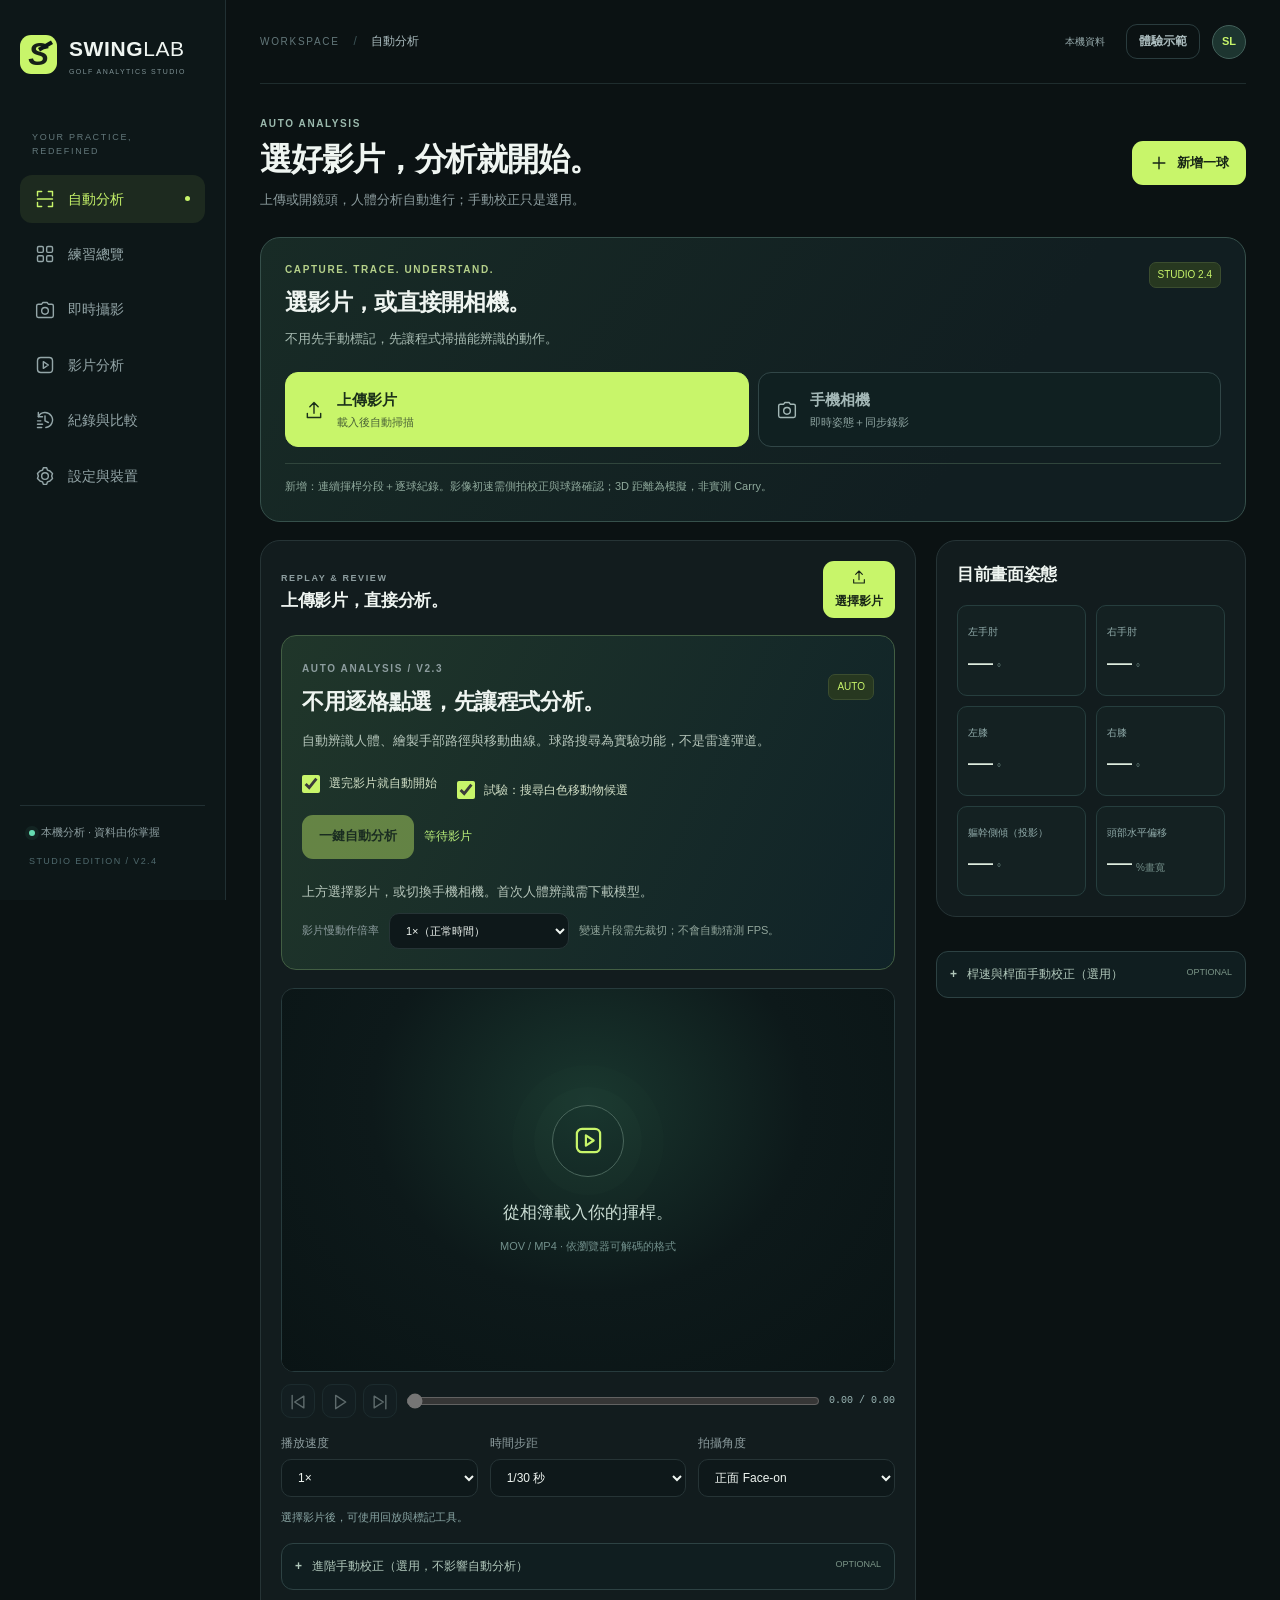
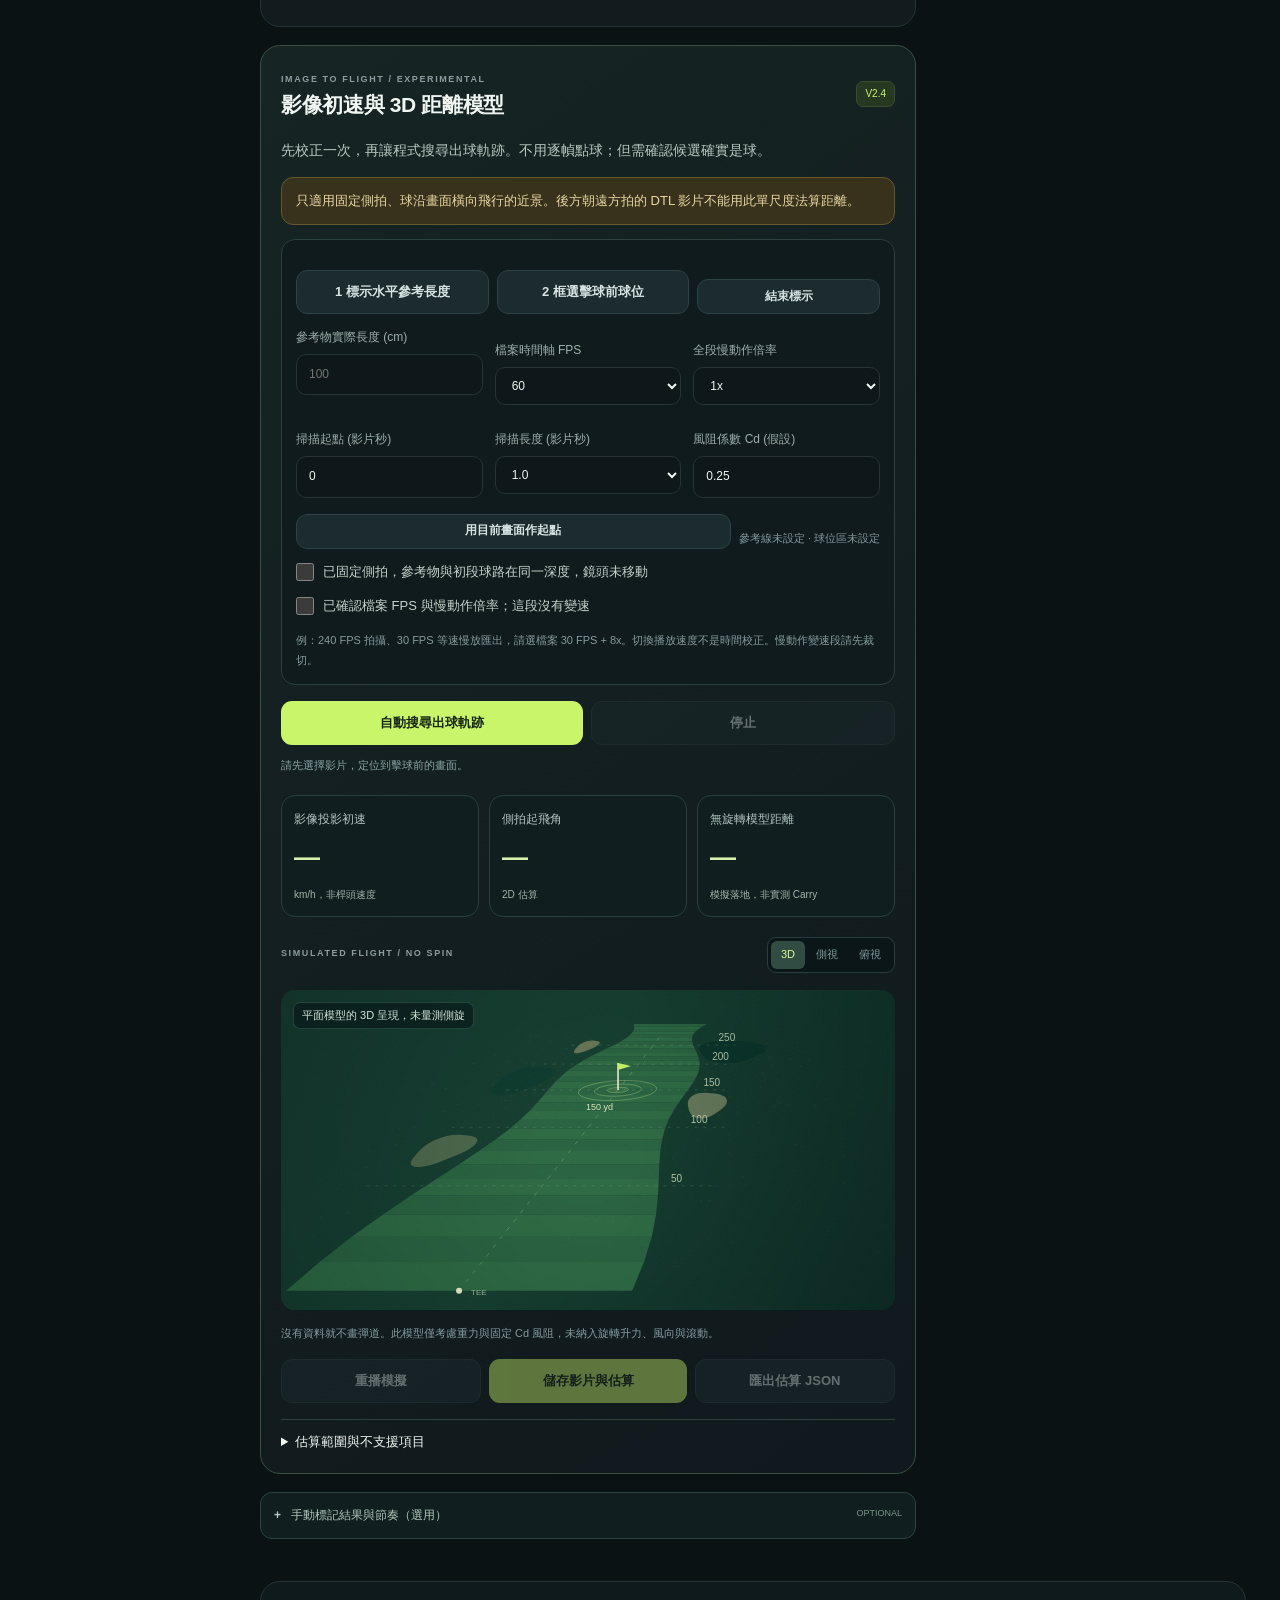
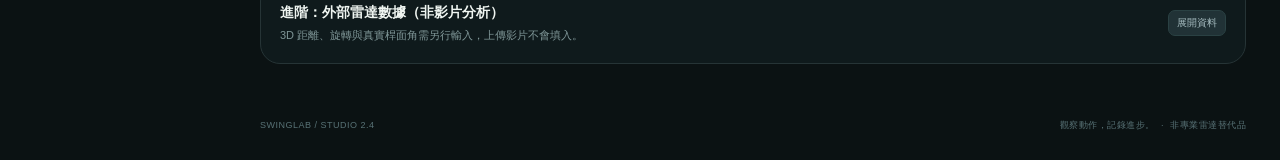
<file: source/index.html>
<!DOCTYPE html>

<html lang="zh-Hant">
<head>
<meta charset="utf-8"/><meta content="width=device-width,initial-scale=1,viewport-fit=cover" name="viewport"/>
<meta content="#0b1313" name="theme-color"/><meta content="yes" name="apple-mobile-web-app-capable"/>
<meta content="SwingLab" name="apple-mobile-web-app-title"/>
<meta content="手機高爾夫姿態分析、影片標記、練習紀錄與彈道資料視覺化。" name="description"/>
<title>SwingLab V2.4 - 自動揮桿分析</title>
<link href="assets/icon.svg" rel="icon" type="image/svg+xml"/>
<link href="styles.css?v=2.4.0" rel="stylesheet"/>
</head>
<body>
<div id="app">
<aside class="sidebar">
<a aria-label="SwingLab 首頁" class="brand" href="#flight"><span class="brand-mark">S<span></span></span><span>SWING<span class="brand-light">LAB</span><small>GOLF ANALYTICS STUDIO</small></span></a>
<div class="side-label">YOUR PRACTICE, REDEFINED</div>
<nav aria-label="主要功能" class="desktop-nav"></nav>
<div class="sidebar-bottom"><span class="connection-dot"></span>本機分析 · 資料由你掌握<small>STUDIO EDITION / V2.4</small></div>
</aside>
<main class="main">
<header class="topbar"><div class="mobile-brand"><span class="brand-mark">S<span></span></span><b>SWINGLAB</b></div><div class="breadcrumb"><span>WORKSPACE</span><span class="slash">/</span><b id="breadcrumb">練習總覽</b></div><div class="header-actions"><span class="chip subtle" id="sourceChip">本機資料</span><button class="btn ghost small" id="demoToggle" type="button">體驗示範</button><a aria-label="設定" class="avatar" href="#settings">SL</a></div></header>
<div class="demo-banner" hidden="" id="demoBanner"><span>展示模式</span>以下為預先建立的示範資料，不是你的實測結果。<button class="text-btn" id="leaveDemo">返回我的資料 →</button></div>
<div class="page-heading"><div><p class="eyebrow" id="pageEyebrow">THE PRACTICE STUDIO</p><h1 id="pageTitle">每一桿，都更有方向。</h1><p id="pageDescription">動作、數據與回顧，放在同一個練習空間。</p></div><button class="btn primary" data-action="new-shot"><span data-icon="plus"></span>新增一球</button></div>
<section aria-label="練習總覽" class="page active" id="page-overview">
<div class="workspace-bar"><div class="session-title"><span class="pulse-dot"></span><b id="sessionName">我的練習</b><span class="muted" id="sessionDate"></span></div><div class="toolbar"><label class="inline-label">球桿<select class="select small" id="overviewClub"><option value="all">全部球桿</option></select></label><label class="inline-label">目標<input aria-label="目標距離" class="target-input" id="targetDistance" max="400" min="1" type="number" value="150"/><span class="distance-unit">yd</span></label></div></div>
<div class="overview-grid">
<div class="range-panel panel">
<div class="panel-top"><div><span class="eyebrow">VIRTUAL DRIVING RANGE</span><h2>擊球視覺化</h2></div><div class="segmented" id="rangeViews"><button class="active" data-view="perspective">3D</button><button data-view="side">側視</button><button data-view="top">俯視</button></div></div>
<div class="range-stage"><canvas aria-label="根據擊球資料繪製的彈道示意" id="rangeCanvas"></canvas><div class="range-topline"><span class="chip glass" id="rangeShot">尚無擊球</span><span class="chip glass" id="rangeOrigin">示意重建 · 非實拍追球</span></div><div class="range-empty" id="rangeEmpty"><span class="empty-orbit"></span><strong>把下一球，變成看得見的進步。</strong><p>開啟相機，或匯入你的擊球資料。</p><a class="btn primary" href="#capture"><span data-icon="camera"></span>開始練習</a></div><div class="range-legend"><i></i>球路示意 <span>｜</span><i class="dashed"></i>目標線</div><button aria-label="重播彈道動畫" class="icon-btn range-replay" id="replayFlight" title="重播彈道動畫"><span data-icon="play"></span></button></div>
<div class="shot-rail" id="shotRail"></div>
</div>
<aside class="shot-panel panel"><div class="panel-top"><div><span class="eyebrow">SHOT OVERVIEW</span><h2 id="shotHeading">單球數據</h2></div><button aria-label="編輯這一球" class="icon-btn" id="editSelected"><span data-icon="edit"></span></button></div><div class="metrics-featured" id="primaryMetrics"></div><div class="shot-note" id="shotSourceNote">尚未量測的欄位保持空白。</div><button class="btn secondary full" id="allDataButton">查看完整數據 <span data-icon="arrow"></span></button></aside>
</div>
<div class="metric-strip" id="secondaryMetrics"></div>
<div class="lower-grid"><div class="panel"><div class="panel-top"><div><span class="eyebrow">CONSISTENCY</span><h2>落點分布</h2></div><span class="chip" id="dispersionCount">0 球</span></div><canvas aria-label="落點分布圖" class="plot scatter" id="dispersionCanvas"></canvas><div class="chart-caption">僅計入同時有 Carry 與左右偏移的擊球；橢圓為 1 個標準差。</div></div><div class="panel"><div class="panel-top"><div><span class="eyebrow">PROGRESS, NOT GUESSWORK</span><h2>練習趨勢</h2></div><select class="select small" id="trendMetric"><option value="carry">Carry 距離</option><option value="clubSpeed">桿頭速度</option><option value="ballSpeed">球速</option><option value="spin">旋轉速率</option></select></div><div class="mini-stats" id="trendStats"></div><canvas aria-label="逐球趨勢圖" class="plot trend" id="trendCanvas"></canvas></div></div>
<div class="panel recent-panel"><div class="panel-top"><div><span class="eyebrow">THE LAST FEW SHOTS</span><h2>最近擊球</h2></div><a class="text-btn" href="#history">全部紀錄 <span data-icon="arrow"></span></a></div><div id="recentShots"></div></div>
</section>
<section aria-label="即時分析" class="page" hidden="" id="page-capture">
<div class="capture-layout"><div>
<div class="panel camera-panel"><div class="panel-top"><div><span class="eyebrow">LIVE SWING ANALYSIS</span><h2>手機就是你的動作工作室</h2></div><span class="chip" id="liveState">相機未開啟</span></div><div class="control-row"><label>鏡頭<select id="cameraFacing"><option value="environment">後鏡頭</option><option value="user">前鏡頭</option></select></label><label>拍攝角度<select id="liveView"><option value="face">正面 Face-on</option><option value="dtl">後方 Down-the-line</option></select></label><label>球桿<select class="club-options" id="liveClub"></select></label></div>
<div class="media-stage" id="liveStage"><video autoplay="" id="liveVideo" muted="" playsinline="" webkit-playsinline=""></video><canvas id="liveOverlay"></canvas><div class="media-placeholder" id="livePlaceholder"><span class="camera-orbit" data-icon="camera"></span><strong>站好位置，準備你的下一桿。</strong><p>允許相機權限後，即可啟動人體姿態分析。</p></div><div class="stage-corners"></div><div class="stage-hud"><span id="liveFPS">AI 待機</span><span id="recClock">00:00</span></div><div aria-live="assertive" class="countdown" id="countdown"></div></div>
<div class="capture-actions"><button class="btn primary" id="openCamera"><span data-icon="camera"></span>開啟相機＋分析</button><button class="btn record" disabled="" id="recordButton"><i></i>3 秒倒數錄影</button><button class="btn secondary" disabled="" id="stopCamera">關閉相機</button></div><div class="status-line" id="liveStatus" role="status">畫面與影片只在你的裝置處理；模型首次使用需要連網。</div></div>
<div class="panel" hidden="" id="liveResult"><div class="panel-top"><h2>這一桿，已留下來。</h2><span class="chip" id="liveResultSource">影片＋姿態數據</span></div><div class="control-row"><button class="btn primary" id="openRecorded">回放與標記</button><button class="btn secondary" id="saveRecording">儲存到紀錄</button><button class="btn secondary" id="downloadRecording">另存原始影片</button></div><p class="hint" id="liveResultInfo"></p></div>
</div><aside class="analysis-aside"><div class="panel"><div class="panel-top"><div><span class="eyebrow">POSE / 2D PROJECTION</span><h2>即時動作數據</h2></div></div><div class="pose-metrics" id="liveMetrics"></div><button class="btn secondary full" disabled="" id="resetBaseline">設為預備姿勢基準</button><p class="hint">這是畫面上的 2D 投影角度，不代表真實三維肩髖旋轉。關節被遮住時不顯示數值。</p></div><div class="coach-card"><span class="eyebrow">FRAME IT RIGHT</span><h3>拍對，才看得清楚。</h3><div class="position-guide"><div class="guide-camera" data-icon="camera"></div><div class="guide-line"></div><div class="guide-body" data-icon="person"></div></div><p id="liveGuide">正面：鏡頭朝向胸口，固定於手部附近高度，全身與球桿盡量完整入鏡。</p><div class="tip-chips"><span>固定腳架</span><span>光線充足</span><span>避免超廣角</span></div></div></aside></div>
</section>
<section aria-label="影片分析" class="page" hidden="" id="page-video">
<div class="video-layout"><div><div class="panel" id="reviewMainPanel"><div class="panel-top"><div><span class="eyebrow">REPLAY &amp; REVIEW</span><h2>上傳影片，直接分析。</h2></div><label class="btn primary small file-button"><span data-icon="upload"></span>選擇影片<input accept="video/*,.mp4,.mov" hidden="" id="videoFile" type="file"/></label></div><div class="review-workflow" id="reviewWorkflow">
<div class="workflow-heading"><strong>這支影片，要看什麼？</strong><span class="chip accent">V2.4</span></div>
<p id="reviewReadyHint" role="status">先選擇影片，再選一個分析項目。</p>
<div class="task-grid">
<button data-go-task="ball"><b>01 球路</b><small id="taskBallState">逐點標記影像軌跡</small></button>
<button data-go-task="speed"><b>02 桿速</b><small id="taskSpeedState">校正長度＋桿頭點</small></button>
<button data-go-task="face"><b>03 桿面方向</b><small id="taskFaceState">比較兩條方向線</small></button>
<button data-go-task="pose"><b>04 人體姿態</b><small id="taskPoseState">AI 骨架（需聯網）</small></button>
</div></div>
<div class="media-stage upload-stage" id="reviewStage"><video controls="" id="reviewVideo" playsinline="" preload="metadata" webkit-playsinline=""></video><canvas id="reviewOverlay"></canvas><div class="media-placeholder" id="videoPlaceholder"><span class="camera-orbit" data-icon="video"></span><strong>從相簿載入你的揮桿。</strong><p>MOV / MP4 · 依瀏覽器可解碼的格式</p></div><div class="marking-hud" hidden="" id="markingHUD"><b id="markingTitle"></b><span id="markingInstruction"></span></div></div>
<div class="timeline-bar"><button aria-label="往前一個時間步距" class="icon-btn" id="stepBack" title="往前一個時間步距"><span data-icon="back"></span></button><button aria-label="播放或暫停" class="icon-btn" id="togglePlayback" title="播放或暫停"><span data-icon="play"></span></button><button aria-label="往後一個時間步距" class="icon-btn" id="stepNext" title="往後一個時間步距"><span data-icon="next"></span></button><input aria-label="影片時間" id="videoSeek" max="1" min="0" step="0.001" type="range" value="0"/><span class="mono" id="videoTime">0.00 / 0.00</span></div><div class="inline-toolbox" id="inlineToolbox"><div class="tool-grid" id="annotationTools"><button class="active" data-tool="none"><span data-icon="cursor"></span>瀏覽</button><button data-tool="ball"><span data-icon="target"></span>標記球路</button><button data-tool="club"><span data-icon="golf"></span>標記桿頭</button><button data-tool="scale"><span data-icon="ruler"></span>設定比例</button><button data-tool="line"><span data-icon="line"></span>參考直線</button><button data-tool="angle"><span data-icon="angle"></span>三點量角</button><button data-tool="target"><span data-icon="target"></span>目標方向</button><button data-tool="face"><span data-icon="golf"></span>桿面朝向</button></div><p class="hint" id="toolHelp">切到標記工具後，先暫停影片，再點選畫面。</p><div class="control-row compact"><button class="btn secondary small" id="undoAnnotation">復原</button><button class="btn ghost small" id="clearAnnotations">清除標記</button><button class="btn secondary small" id="markNext">下一個時間點</button><button class="btn ghost small" id="finishMarks">結束標記</button></div></div>
<div class="control-row"><label>播放速度<select id="playbackRate"><option value="0.25">0.25×</option><option value="0.5">0.5×</option><option selected="" value="1">1×</option><option value="2">2×</option></select></label><label>時間步距<select id="stepFPS"><option value="30">1/30 秒</option><option value="60">1/60 秒</option><option value="120">1/120 秒</option><option value="240">1/240 秒</option></select></label><label>拍攝角度<select id="videoView"><option value="face">正面 Face-on</option><option value="dtl">後方 Down-the-line</option></select></label></div>
<div class="capture-actions"><button class="btn primary" disabled="" id="analyzeVideo">AI 分析目前人體</button><button class="btn secondary" disabled="" id="analyzeClip">AI 掃描姿態區段</button><button class="btn secondary" hidden="" id="cancelAnalysis">取消掃描</button><button class="btn ghost" disabled="" id="snapshotVideo"><span data-icon="download"></span>匯出標記截圖</button></div>
<div class="control-row compact"><label>分析起點（秒）<input id="clipStart" min="0" step="0.01" type="number" value="0"/></label><label>分析終點（秒）<input id="clipEnd" min="0" step="0.01" type="number" value="5"/></label><label>取樣頻率<select id="sampleFPS"><option value="10">10 次／播放秒</option><option selected="" value="15">15 次／播放秒</option><option value="30">30 次／播放秒</option></select></label></div><progress hidden="" id="analysisProgress" max="1" value="0"></progress><div class="status-line" id="videoStatus" role="status">選擇影片後，可使用回放與標記工具。</div>
</div><section class="panel review-results" id="reviewResults">
<div class="panel-top"><div><span class="eyebrow">THIS VIDEO / RESULTS</span><h2>這支影片的分析結果</h2></div><span class="chip" id="resultOrigin">等待載入</span></div>
<p class="hint">下列圖表直接使用你在影片標記的資料，不讀取其他球的雷達欄位。</p>
<div aria-label="影片結果分類" class="review-result-tabs" role="tablist">
<button aria-selected="true" class="active" data-result-tab="ball" role="tab">球路圖</button><button aria-selected="false" data-result-tab="club" role="tab">桿頭軌跡</button><button aria-selected="false" data-result-tab="speed" role="tab">速度曲線</button><button aria-selected="false" data-result-tab="face" role="tab">方向夾角</button></div>
<div class="review-result-plot"><canvas aria-label="本支影片標記結果圖" id="reviewResultCanvas"></canvas><div class="result-empty" id="reviewResultEmpty"><b>尚無標記資料</b><p>標記後，結果會即時出現在這裡。</p></div></div>
<div class="result-detail" id="reviewResultText" role="status"></div>
<div class="result-actions"><button class="btn primary small" id="resultNextAction">開始標記</button><button class="btn secondary small" id="resultSave">儲存影片與分析</button><button class="btn secondary small" id="exportMarksCSV">匯出標記 CSV</button></div>
<details class="mark-details"><summary>檢查各時點標記</summary><p class="hint">同一時點再點會更新該點；點時間可跳回原畫面。</p><div class="table-scroll"><table class="summary-table"><thead><tr><th>類別</th><th>影片時間</th><th>X / Y (%)</th><th>操作</th></tr></thead><tbody id="markRows"></tbody></table></div></details>
</section>
<div class="panel"><div class="panel-top"><div><span class="eyebrow">SWING SEQUENCE</span><h2>揮桿節奏</h2></div><span class="chip">手動標記時點</span></div><div class="phase-buttons"><button data-phase="address"><b>01</b>預備位<span id="phase-address">設為目前時間</span></button><button data-phase="top"><b>02</b>上桿頂點<span id="phase-top">設為目前時間</span></button><button data-phase="impact"><b>03</b>擊球瞬間<span id="phase-impact">設為目前時間</span></button><button data-phase="finish"><b>04</b>收桿<span id="phase-finish">設為目前時間</span></button></div><div class="tempo-info" id="tempoInfo">先標記預備位、頂點、擊球時點，再計算上桿／下桿時間比。</div><button class="text-btn" id="clearPhases">清除時點</button></div>
</div><aside class="analysis-aside"><div class="panel" id="calibrationPanel"><div class="panel-top"><h2>比例與分析設定</h2><span class="chip accent">CALIBRATION</span></div>
<h3>影像速度校正</h3><label>兩個比例點之間的實際長度（cm）<input id="scaleCm" max="1000" min="0.1" placeholder="請輸入真實量過的長度" step="any" type="number" value=""/></label><p class="hint" id="scaleState">比例尚未設定；不使用預設長度冒充校正。</p><label>慢動作倍率（播放秒 ÷ 實際秒）<select id="slowRatio"><option value="1">1×（正常時間）</option><option value="2">2×</option><option value="4">4×</option><option value="8">8×</option></select></label><p class="hint">參考長度須與桿頭運動位於相近深度。選步距不會自動辨識拍攝 FPS；變速片段應先裁切成固定倍率。</p><div class="estimate-card"><span>桿頭投影速度 · 2D 估算</span><strong id="projectedSpeed">—<small> km/h</small></strong><p id="projectedInfo">先設比例，再於不同時間標記桿頭。不是雷達 Club Speed。</p></div><div class="estimate-card face-estimate"><span>桿面標記方向差 · 2D</span><strong id="projectedFace">—<small>°</small></strong><p id="projectedFaceInfo">各點兩點設定「目標方向」和「桿面朝向」箭頭。不等於真實桿面開閉角。</p></div><div class="control-row"><button class="btn primary full" disabled="" id="saveVideoShot">儲存這次分析</button><button class="btn secondary full" disabled="" id="exportAnalysis">匯出分析 JSON</button><button class="btn secondary full" disabled="" id="downloadReviewSource">另存原始影片</button></div></div>
<div class="panel"><div class="panel-top"><h2>目前畫面姿態</h2></div><div class="pose-metrics" id="videoMetrics"></div></div></aside></div>
</section>
<section aria-label="自動分析" class="page" hidden="" id="page-flight">
<div class="flight-workbench">
<div class="flight-intro"><div><p class="eyebrow">CAPTURE. TRACE. UNDERSTAND.</p><h2>選影片，或直接開相機。</h2><p>不用先手動標記，先讓程式掃描能辨識的動作。</p></div><span class="chip accent">STUDIO 2.4</span></div>
<div aria-label="影像來源" class="flight-mode-tabs" role="tablist">
<button aria-controls="flightReviewHost" aria-selected="true" class="active" data-mode="video" id="flightModeVideo" role="tab"><span data-icon="upload"></span><span><b>上傳影片</b><small>載入後自動掃描</small></span></button>
<button aria-controls="flightCaptureHost" aria-selected="false" data-mode="camera" id="flightModeCamera" role="tab" tabindex="-1"><span data-icon="camera"></span><span><b>手機相機</b><small>即時姿態＋同步錄影</small></span></button>
</div>
<div class="flight-steps"><span><b>01</b>選擇來源</span><span><b>02</b>回放定位</span><span><b>03</b>標記與校正</span><span><b>04</b>保存分析</span></div>
<p class="flight-boundary">新增：連續揮桿分段＋逐球紀錄。影像初速需側拍校正與球路確認；3D 距離為模擬，非實測 Carry。</p>
</div>
<div class="flight-summary" hidden="" id="flightSummary">
<div><span>本段影片</span><strong id="flightClipLength">—</strong><small id="flightClipSource">尚未載入</small></div>
<div><span>球路標記</span><strong id="flightBallCount">0<small>點</small></strong><small>手動點選的影像軌跡</small></div>
<div><span>桿頭投影速度</span><strong id="flightProjectedSpeed">—</strong><small>校正後的區間平均峰值</small></div>
<div><span>桿面標記方向差</span><strong id="flightFaceAngle">—</strong><small>畫面線條夾角，非真實 Face Angle</small></div>
</div>
<div class="flight-context" id="flightContext" role="status">上傳後，選「球路」、「桿速」或「桿面方向」，按提示操作。</div>
<div aria-labelledby="flightModeVideo" class="flight-host" id="flightReviewHost" role="tabpanel"></div>
<div aria-labelledby="flightModeCamera" class="flight-host" hidden="" id="flightCaptureHost" role="tabpanel"></div>
<details class="flight-external panel" id="flightExternalDetails"><summary><span><b>進階：外部雷達數據（非影片分析）</b><small>3D 距離、旋轉與真實桿面角需另行輸入，上傳影片不會填入。</small></span><span class="chip">展開資料</span></summary><div class="external-warning">這區不是按了就會分析影片的功能。影片結果請看上方的「這支影片的分析結果」。<button class="btn secondary small" data-action="new-shot">另行輸入外部數據</button></div>
<div class="workspace-bar"><div><span class="eyebrow">BALL FLIGHT LAB</span><h2>讀懂這一球的方向。</h2></div><select aria-label="已存擊球資料" class="select" id="flightShot"><option value="">尚無擊球</option></select><button class="btn secondary small" id="flightOpenSaved">開啟這球影片</button></div>
<div class="flight-layout"><div class="panel"><div class="panel-top"><h2>多視角彈道</h2><div class="segmented" id="flightViews"><button class="active" data-view="perspective">3D</button><button data-view="side">側視</button><button data-view="top">俯視</button></div></div><div class="range-stage large"><canvas id="flightCanvas"></canvas><div class="range-topline"><span class="chip glass">資料重建示意 · 非實拍球路</span></div></div><div class="chart-caption" id="flightCaption">需要 Carry、Apex、Offline 才能繪製完整示意；缺少的值不會自動補零。</div></div><div class="panel"><div class="panel-top"><div><span class="eyebrow">DELIVERY</span><h2>桿面與路徑</h2></div><span class="chip" id="deliverySource">資料來源</span></div><div class="delivery-diagram" id="deliveryDiagram"></div><div class="delivery-numbers" id="deliveryNumbers"></div><p class="hint">球桿路徑與桿面角度以輸入或匯入數據繪製，不是從人體骨架推算。</p></div></div>
<div class="panel"><div class="panel-top"><div><span class="eyebrow">ALL THE DETAILS</span><h2>完整擊球參數</h2></div><button class="btn secondary small" id="editFlightShot">編輯這一球</button></div><div class="full-metrics" id="fullMetrics"></div></div>
</details>
</section>
<section aria-label="紀錄與比較" class="page" hidden="" id="page-history">
<div class="history-topstats" id="historyStats"></div><div class="panel"><div class="panel-top"><div><span class="eyebrow">YOUR SHOT LIBRARY</span><h2>每一球，都值得回顧。</h2></div><div class="toolbar"><button class="btn secondary small" id="exportCSV"><span data-icon="download"></span>CSV</button><button class="btn secondary small" id="exportJSON">JSON 備份</button></div></div>
<div class="history-filters"><label class="search-box"><span data-icon="search"></span><input id="historySearch" placeholder="搜尋球桿、備註、日期" type="search"/></label><select class="select" id="historyClub"><option value="all">全部球桿</option></select><select class="select" id="historySource"><option value="all">全部來源</option><option value="manual">手動輸入</option><option value="import">外部匯入</option><option value="camera">相機姿態</option><option value="video">影片分析</option></select></div>
<div class="compare-bar" hidden="" id="compareBar"><span id="compareCount"></span><button class="btn primary small" id="compareSelected">比較選取紀錄</button><button class="text-btn" id="clearComparison">取消選取</button></div>
<div class="table-scroll"><table class="shot-table"><thead><tr><th>比較</th><th>擊球 / 球桿</th><th>來源</th><th>Carry</th><th>桿頭速度</th><th>Smash</th><th>左右偏移</th><th>影片</th><th>操作</th></tr></thead><tbody id="historyBody"></tbody></table></div><div class="empty-state" hidden="" id="historyEmpty"><span data-icon="archive"></span><h3>你的練習故事，從第一球開始。</h3><p>錄下一次揮桿，或匯入既有數據。</p><button class="btn primary" data-action="new-shot">新增一球</button></div>
</div><div class="panel"><div class="panel-top"><div><span class="eyebrow">CLUB GAPPING</span><h2>球桿距離比較</h2></div><span class="chip">按球桿分組平均 Carry</span></div><div id="clubGapping"></div></div>
</section>
<section aria-label="設定與裝置" class="page" hidden="" id="page-settings">
<div class="settings-grid"><div class="panel"><div class="panel-top"><div><span class="eyebrow">PERSONAL WORKSPACE</span><h2>練習偏好</h2></div></div><label>顯示名稱<input id="profileName" maxlength="40" placeholder="我的練習" type="text"/></label><div class="control-row"><label>距離單位<select id="distanceUnit"><option value="yd">碼 yd</option><option value="m">公尺 m</option></select></label><label>速度單位<select id="speedUnit"><option value="mph">mph</option><option value="kmh">km/h</option><option value="mps">m/s</option></select></label></div><div class="control-row"><label>慣用手<select id="handedness"><option value="right">右手</option><option value="left">左手</option></select></label><label>錄影上限<select id="recordLimit"><option value="15">15 秒</option><option selected="" value="30">30 秒</option><option value="60">60 秒</option></select></label></div><label class="checkbox-row"><input id="autoStore" type="checkbox"/>錄影完成後自動存到此瀏覽器</label><button class="btn primary full" id="saveSettings">儲存設定</button><p class="hint">慣用手儲存在個人設定；人體左右標記仍按解剖學左右，不做鏡像交換。</p></div>
<div class="panel"><div class="panel-top"><div><span class="eyebrow">DEVICE &amp; DATA</span><h2>資料來源與裝置</h2></div><span class="chip warn">未連接雷達</span></div><div class="device-card"><span data-icon="radar"></span><div><strong>Launch Monitor</strong><p>Golfpark / X1 PLUS：尚未取得通訊協定，未串接。</p></div></div><div class="capabilities" id="capabilities"></div><p class="hint">目前不把藍牙連線成功等同於讀到擊球資料。CSV／JSON 匯入已可用；品牌欄位必須轉成下方範本格式。</p><label class="btn primary full file-button"><span data-icon="upload"></span>匯入 CSV / JSON<input accept=".csv,.json,text/csv,application/json" hidden="" id="importFile" type="file"/></label><button class="btn secondary full" id="getTemplate">下載匯入範本</button><p class="status-line" id="importStatus"></p></div>
<div class="panel"><div class="panel-top"><div><span class="eyebrow">CONDITIONS</span><h2>練習環境備註</h2></div><span class="chip">手動記錄</span></div><div class="control-row"><label>溫度 °C<input id="temperature" max="60" min="-20" placeholder="未提供" step="0.1" type="number"/></label><label>相對濕度 %<input id="humidity" max="100" min="0" placeholder="未提供" type="number"/></label><label>氣壓 hPa<input id="pressure" max="1100" min="500" placeholder="未提供" type="number"/></label></div><p class="hint">僅作為練習情境備註，不冒充手機感測器讀值，也不拿來修正距離。</p><button class="btn secondary full" id="saveEnvironment">儲存環境備註</button></div>
<div class="panel"><div class="panel-top"><div><span class="eyebrow">PRIVATE BY DESIGN</span><h2>資料保管</h2></div></div><p class="hint readable">擊球資料保存在本機瀏覽器，影片使用 IndexedDB 儲存。清除網站資料、瀏覽器回收空間、或換裝置，都可能遺失內容。JSON 備份只含擊球數據；影片與逐幀分析 JSON 請另外下載。</p><div class="control-row"><button class="btn secondary" id="requestPersistence">請求保留儲存空間</button><button class="btn secondary" id="migrateLegacy">讀取舊版紀錄</button></div><div class="status-line" id="storageInfo">正在檢查本機儲存空間…</div><hr/><button class="btn danger full" id="clearAll">刪除本機 SwingLab 紀錄</button></div></div>
<div class="panel"><div class="panel-top"><h2>功能與量測邊界</h2><span class="chip">不混淆示意與實測</span></div><div class="boundary-grid"><div><b>手機直接可用</b><p>即時人體骨架、2D 關節角度、同步原始錄影、影片回放、逐時點標記、比較與匯出。</p></div><div><b>需要校正或輸入</b><p>2D 桿頭投影速度要有尺度和時間校正。球路線由逐幀點選；3D 彈道是根據數據的示意重建。</p></div><div><b>仍需外部量測</b><p>可靠的球速、旋轉、桿面角與完整彈道數據需合適感測設備與協定，本版提供輸入、匯入和視覺化。</p></div></div></div>
</section>
<footer class="footer"><span>SWINGLAB / STUDIO 2.4</span><span>觀察動作，記錄進步。<span class="footer-dot">·</span>非專業雷達替代品</span></footer>
</main><nav aria-label="手機功能選單" class="mobile-nav"></nav>
</div>
<div class="modal-backdrop" hidden="" id="shotModal"><section aria-labelledby="shotModalTitle" aria-modal="true" class="modal" role="dialog"><div class="modal-header"><div><p class="eyebrow">SHOT DETAILS</p><h2 id="shotModalTitle">新增一球</h2></div><button aria-label="關閉" class="icon-btn modal-close"><span data-icon="close"></span></button></div><form id="shotForm"><div class="modal-body"><div class="notice neutral">這裡是手動輸入或外部數據。未提供的欄位留白，不會從人體姿態自動補值。</div><input id="shotID" type="hidden"/><div class="control-row"><label>球桿<select class="club-options" id="formClub"></select></label><label>日期時間<input id="formDate" required="" type="datetime-local"/></label></div><div class="input-metrics" id="shotFields"></div><label>備註<textarea id="formNotes" maxlength="500" placeholder="球路、手感，或本球想改善的地方" rows="2"></textarea></label><p class="error-text" id="shotFormError"></p></div><div class="modal-footer"><button class="btn secondary modal-close" type="button">取消</button><button class="btn primary" type="submit">儲存這一球</button></div></form></section></div>
<div class="modal-backdrop" hidden="" id="compareModal"><section aria-labelledby="comparisonTitle" aria-modal="true" class="modal wide" role="dialog"><div class="modal-header"><div><p class="eyebrow">SIDE BY SIDE</p><h2 id="comparisonTitle">逐球比較</h2></div><button aria-label="關閉" class="icon-btn modal-close"><span data-icon="close"></span></button></div><div class="modal-body" id="comparisonContent"></div></section></div>
<div aria-live="polite" id="toast" role="status"></div>
<noscript><div class="noscript">此程式需要啟用 JavaScript。</div></noscript>
<script defer="" src="js/core.js?v=2.4.0"></script>
<script defer="" src="js/visuals.js?v=2.4.0"></script>
<script defer="" src="js/pose.js?v=2.4.0"></script>
<script defer="" src="js/projection.js?v=2.4.0"></script>
<script defer="" src="js/auto-core.js?v=2.4.0"></script><script defer="" src="js/video.js?v=2.4.0"></script>
<script defer="" src="js/live.js?v=2.4.0"></script>
<script defer="" src="js/flight.js?v=2.4.0"></script>
<script defer="" src="js/feedback.js?v=2.4.0"></script><script defer="" src="js/auto.js?v=2.4.0"></script><script defer src="js/motion-core.js?v=2.4.0"></script><script defer src="js/session.js?v=2.4.0"></script><script defer src="js/launch.js?v=2.4.0"></script><script defer src="js/app.js?v=2.4.0"></script>
</body></html>
</file>
<file: source/styles.css>
:root{--bg:#0b1213;--surface:#121c1e;--surface2:#182326;--line:#263436;--muted:#8d9d9f;--text:#eff5f1;--lime:#c8f56a;--green:#66dcb2;--cyan:#80cbd8;--danger:#f19688;--r:20px;font-family:-apple-system,BlinkMacSystemFont,"Segoe UI","Noto Sans TC",sans-serif;color-scheme:dark}
*{box-sizing:border-box}body{margin:0;background:var(--bg);color:var(--text);font-size:14px;line-height:1.6}button,input,select,textarea{font:inherit}button,a,input,select,textarea{-webkit-tap-highlight-color:transparent}button,a{touch-action:manipulation}button{cursor:pointer}button:disabled{cursor:not-allowed;opacity:.42}button:focus-visible,a:focus-visible{outline:2px solid var(--lime);outline-offset:3px}a{color:inherit;text-decoration:none}h1,h2,h3,p{margin:0}h1{font-size:32px;font-weight:750;letter-spacing:-1.1px;line-height:1.35}h2{font-size:18px;font-weight:650;letter-spacing:-.35px}h3{font-size:16px}small{font-size:11px}button{border:0}input,select,textarea{border:1px solid var(--line);background:#0e181a;color:var(--text);border-radius:10px;padding:10px 12px;min-width:0;max-width:100%;outline:none}input:focus,select:focus,textarea:focus{border-color:var(--green);box-shadow:0 0 0 3px #66dcb215}input[type=checkbox]{accent-color:var(--lime);width:18px;height:18px}input[type=range]{padding:0;accent-color:var(--lime)}input[type=file]{padding:9px}label{display:flex;flex-direction:column;gap:6px;font-size:12px;color:var(--muted)}label+label{margin-top:13px}select{cursor:pointer}hr{border:0;border-top:1px solid var(--line);margin:20px 0}svg.icon{width:20px;height:20px;stroke:currentColor;stroke-width:1.7;fill:none;stroke-linecap:round;stroke-linejoin:round;flex-shrink:0;vertical-align:middle}[hidden]{display:none!important}.mono{font-variant-numeric:tabular-nums;font-family:"SFMono-Regular",Consolas,monospace}.muted{color:var(--muted)}.eyebrow{font-size:10px;color:var(--muted);font-weight:600;letter-spacing:1.6px;line-height:1.5;margin-bottom:7px}.sidebar{position:fixed;inset:0 auto 0 0;width:226px;background:#0d1718;border-right:1px solid #213033;padding:32px 20px;z-index:30;display:flex;flex-direction:column}.brand{display:flex;gap:12px;align-items:center;font-size:21px;font-weight:800;letter-spacing:.6px}.brand small{display:block;font-weight:400;letter-spacing:1.4px;font-size:7px;color:#7f9295;margin-top:0}.brand-light{font-weight:300}.brand-mark{position:relative;background:var(--lime);color:#172118;width:37px;height:39px;border-radius:11px;font-style:italic;display:flex;align-items:center;justify-content:center;font-size:31px;font-weight:850;line-height:1;letter-spacing:-3px;padding-right:3px;flex-shrink:0}.brand-mark span{position:absolute;right:4px;top:9px;height:4px;width:15px;background:#0d1718;transform:rotate(-30deg)}.side-label{font-size:9px;letter-spacing:1.7px;color:#62777a;margin:53px 12px 16px}.desktop-nav{display:flex;flex-direction:column;gap:7px}.nav-item{padding:13px 15px;display:flex;gap:13px;align-items:center;color:#94a6a8;border-radius:12px;font-size:14px}.nav-item:hover{background:#182627;color:#fff}.nav-item.active{background:#c8f56a15;color:var(--lime)}.nav-item.active:after{content:"";width:5px;height:5px;margin-left:auto;border-radius:50%;background:var(--lime)}.nav-item small{font-size:10px;color:#54706c}.sidebar-bottom{margin-top:auto;font-size:11px;color:#8b9c9e;padding:18px 9px 0;border-top:1px solid #213033}.sidebar-bottom small{display:block;color:#4f696d;font-size:9px;letter-spacing:1.4px;margin-top:12px}.connection-dot,.pulse-dot{width:6px;height:6px;display:inline-block;border-radius:50%;background:var(--green);margin-right:6px;box-shadow:0 0 0 4px #66dcb211}.main{margin-left:226px;padding:0 34px 0;max-width:1900px}.topbar{height:84px;border-bottom:1px solid #1f2d2e;display:flex;align-items:center;justify-content:space-between;gap:12px}.breadcrumb{display:flex;gap:14px;align-items:center;font-size:12px}.breadcrumb>span:first-child{font-size:10px;letter-spacing:1.7px;color:#63777a}.slash{color:#3c5256}.breadcrumb b{font-weight:450;color:#a9babd}.header-actions{display:flex;align-items:center;gap:12px}.avatar{height:34px;width:34px;display:flex;align-items:center;justify-content:center;border-radius:50%;border:1px solid #43605a;font-size:11px;background:#1d3530;color:var(--lime);font-weight:650}.mobile-brand,.mobile-nav{display:none}.page-heading{display:flex;justify-content:space-between;gap:20px;align-items:center;padding:32px 0 26px}.page-heading p:not(.eyebrow){color:var(--muted);font-size:13px;margin-top:9px}.page-heading .eyebrow{color:#9cbaae}.btn{display:inline-flex;align-items:center;justify-content:center;gap:8px;padding:11px 17px;min-height:44px;border-radius:11px;font-size:13px;font-weight:650;line-height:1.45;transition:background .15s,transform .15s;text-align:center;white-space:normal}.btn:active:not(:disabled){transform:translateY(1px)}.btn.primary{background:var(--lime);color:#172516}.btn.primary:hover{background:#d6fc87}.btn.secondary{background:#1c2b2e;color:#d6e3e2;border:1px solid #2e4144}.btn.ghost{background:transparent;color:#aabbbd;border:1px solid #2a3c3e}.btn.small{font-size:12px;min-height:35px;padding:7px 12px}.btn.small svg{width:16px;height:16px}.btn.full{width:100%;margin-top:14px}.btn.record{background:#e9efdf;color:#283828}.btn.record i{width:10px;height:10px;border-radius:50%;background:#c64843}.btn.record.recording{background:#4c2524;color:#ffbeb4;border:1px solid #8b3d38}.btn.danger{background:#452624;color:#ffb2a4}.text-btn{border:0;background:transparent;color:var(--green);font-size:12px;display:inline-flex;align-items:center;gap:6px;cursor:pointer;padding:5px 0}.icon-btn{width:34px;height:34px;display:inline-flex;align-items:center;justify-content:center;border:1px solid #2b4144;border-radius:10px;background:#152326;color:#c7d7d8;flex-shrink:0}.icon-btn:hover{background:#25383a}.chip{display:inline-flex;align-items:center;gap:5px;border-radius:7px;padding:4px 8px;font-size:10px;white-space:nowrap;background:#213236;color:#a7bdc1;border:1px solid #2a4143;font-weight:500}.chip.accent{color:var(--lime);background:#273820;border-color:#3b4d2f}.chip.subtle{background:transparent;border-color:transparent;color:#95a9ab}.chip.warn{background:#302f20;color:#dcc88e;border-color:#47422b}.chip.glass{background:#0a1b1bbf;backdrop-filter:blur(12px);color:#d4e4d9;border-color:#38645388}.demo-banner{margin-top:16px;border:1px solid #584d2e;border-radius:10px;background:#332e20;color:#e1d1a5;padding:10px 13px;font-size:12px;display:flex;align-items:center;gap:10px;flex-wrap:wrap}.demo-banner>span{color:#f2d47e;font-weight:700}.demo-banner button{margin-left:auto;color:#eedcaa}.workspace-bar{display:flex;justify-content:space-between;gap:12px;align-items:center;margin-bottom:16px;flex-wrap:wrap}.session-title{display:flex;align-items:center;gap:8px;font-size:12px}.session-title .muted{margin-left:8px;font-size:11px}.toolbar{display:flex;gap:9px;align-items:center}.inline-label{flex-direction:row;align-items:center;gap:8px;white-space:nowrap}.toolbar label+label{margin:0}.select.small{font-size:11px;padding:7px 10px;min-height:34px}.target-input{width:62px;padding:6px 8px;font-size:12px}.panel{background:var(--surface);border:1px solid var(--line);border-radius:var(--r);padding:20px;overflow:hidden}.panel-top{display:flex;justify-content:space-between;gap:12px;align-items:center;margin-bottom:17px}.panel-top .eyebrow{margin-bottom:3px;font-size:9px}.panel-top h2{font-size:17px}.overview-grid{display:grid;grid-template-columns:minmax(0,1fr) 292px;gap:18px}.range-panel{padding:0}.range-panel>.panel-top{padding:20px 21px 0}.segmented{display:flex;background:#0b1618;border:1px solid #2a3d3e;padding:3px;border-radius:9px;gap:1px;flex-shrink:0}.segmented button{padding:5px 10px;border-radius:6px;background:transparent;color:#829a9c;font-size:11px;min-height:28px}.segmented button.active{background:#314c42;color:#dafa9b}.range-stage{height:350px;position:relative;overflow:hidden;background:#102824}.range-stage canvas{width:100%;height:100%;display:block}.range-stage.large{height:395px;border-radius:12px}.range-topline{position:absolute;top:14px;left:17px;right:17px;display:flex;justify-content:space-between;gap:8px;pointer-events:none}.range-legend{display:flex;align-items:center;gap:6px;position:absolute;bottom:13px;left:17px;font-size:9px;color:#bed1c0;letter-spacing:.3px;pointer-events:none}.range-legend span{margin:0 4px;color:#6e9983}.range-legend i{display:block;width:16px;height:2px;background:var(--lime)}.range-legend i.dashed{height:0;border-bottom:1px dashed #97ba98;background:transparent}.range-replay{position:absolute;right:16px;bottom:12px;background:#0e251ec9;color:var(--lime)}.range-empty{position:absolute;inset:0;display:flex;align-items:center;justify-content:center;flex-direction:column;gap:10px;text-align:center;padding:25px;background:#10221c55}.range-empty strong{font-size:19px;max-width:280px}.range-empty p{font-size:12px;color:#a1bfb0}.range-empty .btn{margin-top:6px;font-size:12px}.empty-orbit{width:44px;height:44px;border-radius:50%;border:1px solid #9fcb7866;box-shadow:0 0 0 12px #c8f56a09;position:relative;margin-bottom:10px}.empty-orbit:after{content:"";position:absolute;background:var(--lime);width:8px;height:8px;border-radius:50%;top:17px;left:17px}.shot-rail{min-height:80px;padding:13px 16px;display:flex;gap:9px;overflow:auto;align-items:center}.shot-pill{border:1px solid #2b3a3d;background:#162225;min-width:84px;padding:8px 10px;border-radius:9px;color:#c4d2ce;text-align:left;flex-shrink:0}.shot-pill.active{border-color:#648052;background:#26382a;color:var(--lime)}.shot-pill>span{display:block;font-size:9px;color:#7d9593}.shot-pill strong{font-size:13px;font-weight:600}.shot-pill em{font-style:normal;font-size:9px;padding-left:4px}.shot-rail .muted{font-size:11px}.shot-panel{display:flex;flex-direction:column}.metrics-featured{display:grid;grid-template-columns:1fr 1fr;gap:0}.featured-metric{padding:17px 8px 18px 0;border-bottom:1px solid #263538}.featured-metric:nth-child(2n){padding-left:16px;border-left:1px solid #263538}.featured-metric:nth-child(n+3){padding-top:20px;border-bottom:0}.metric-label{font-size:11px;color:#9ab0b2}.metric-label small{display:block;font-size:9px;color:#647f81;margin-top:1px}.metric-value{display:flex;align-items:baseline;gap:4px;white-space:nowrap;font-variant-numeric:tabular-nums;letter-spacing:-1.3px;font-size:35px;font-weight:550;line-height:1.5}.metric-value small{color:#8ca6a4;font-size:10px;letter-spacing:0}.featured-metric:first-child .metric-value{color:var(--lime)}.metric-source{font-size:9px;color:#6e9590;letter-spacing:.1px}.shot-note{font-size:11px;color:#829793;background:#0e191a;border:1px solid #233537;padding:10px 12px;border-radius:10px;line-height:1.7;margin:16px 0 0;flex:1}.shot-panel .btn{margin-top:14px}.metric-strip{display:grid;grid-template-columns:repeat(6,1fr);gap:12px;margin:18px 0}.stat-card{background:var(--surface);border:1px solid var(--line);border-radius:14px;padding:15px 16px;min-width:0}.stat-card .metric-value{font-size:25px;letter-spacing:-.5px;line-height:1.65}.stat-card .metric-label{font-size:10px}.lower-grid{display:grid;grid-template-columns:minmax(0,.9fr) minmax(0,1.1fr);gap:18px;margin-bottom:18px}.plot{width:100%;display:block}.scatter{height:225px}.trend{height:170px;margin-top:6px}.chart-caption{font-size:10px;color:#6c888c;line-height:1.6;margin-top:10px}.mini-stats{display:flex;gap:30px;min-height:43px}.mini-stats>div span{font-size:10px;color:#829b9d;display:block}.mini-stats strong{font-size:19px;font-weight:500;font-variant-numeric:tabular-nums}.recent-row{display:grid;grid-template-columns:100px 1fr 1fr 1fr 32px;align-items:center;gap:15px;border-top:1px solid #223437;padding:13px 0}.recent-row strong{font-size:12px}.recent-row small{color:#799195;display:block;font-size:10px}.recent-row .recent-value{font-size:15px}.club-icon{display:inline-flex;width:36px;height:36px;background:#223b31;border-radius:10px;align-items:center;justify-content:center;color:var(--lime);font-size:10px;margin-right:9px}.recent-id{display:flex;align-items:center}.footer{display:flex;justify-content:space-between;gap:12px;flex-wrap:wrap;font-size:9px;color:#587276;letter-spacing:.5px;padding:30px 0 27px}.footer-dot{margin:0 6px}.page{min-width:0}.capture-layout,.video-layout{display:grid;grid-template-columns:minmax(0,1fr) 310px;gap:20px}.analysis-aside{display:flex;flex-direction:column;gap:18px}.capture-layout>div>.panel,.video-layout>div>.panel{margin-bottom:18px}.control-row{display:flex;gap:12px;flex-wrap:wrap;align-items:flex-end}.control-row>label{flex:1;min-width:90px}.control-row label+label{margin:0}.control-row .btn{flex:1}.control-row.compact{gap:9px;margin-top:14px}.control-row.compact label{font-size:10px}.control-row.compact input,.control-row.compact select{padding:8px 9px;font-size:12px}.media-stage{position:relative;background:#080f10;width:100%;aspect-ratio:16/10;border-radius:13px;overflow:hidden;margin:17px 0 12px;border:1px solid #273b3d}.media-stage video{display:block;width:100%;height:100%;object-fit:contain;position:absolute;inset:0}.media-stage canvas{position:absolute;inset:0;width:100%;height:100%;pointer-events:none}.media-placeholder{position:absolute;inset:0;display:flex;flex-direction:column;gap:12px;align-items:center;justify-content:center;text-align:center;padding:25px;background:radial-gradient(ellipse at 50% 30%,#19362e 0,#0d191a 50%,#0a1415 100%)}.media-placeholder strong{font-size:17px;font-weight:500;color:#c9dcd3}.media-placeholder p{font-size:11px;color:#718f8b}.camera-orbit{display:flex;width:72px;height:72px;align-items:center;justify-content:center;border:1px solid #4a675c;border-radius:50%;color:var(--lime);margin-bottom:10px;box-shadow:0 0 0 18px #4a675c0c,0 0 0 40px #4a675c07}.camera-orbit svg{width:31px;height:31px}.stage-corners{position:absolute;inset:12%;pointer-events:none;border-left:1px solid #77b08b45;border-right:1px solid #77b08b45}.stage-hud{position:absolute;top:10px;left:12px;right:12px;display:flex;justify-content:space-between;font-size:10px;color:#e7f5ed;pointer-events:none}.stage-hud span{background:#071511a6;padding:4px 8px;border-radius:6px;font-variant-numeric:tabular-nums}.countdown{position:absolute;inset:0;display:flex;align-items:center;justify-content:center;font-size:90px;color:var(--lime);font-weight:700;pointer-events:none;text-shadow:0 4px 25px #000}.capture-actions{display:flex;gap:8px;flex-wrap:wrap}.capture-actions>.btn{flex:1}.status-line{padding-top:11px;font-size:11px;line-height:1.7;color:#8aa6a5;overflow-wrap:anywhere}.status-line.error{color:#ffb4a3}.status-line.success{color:var(--green)}.hint{font-size:11px;line-height:1.85;color:#859b9d;margin-top:13px}.hint.readable{font-size:13px}.pose-metrics{display:grid;grid-template-columns:1fr 1fr;gap:10px}.pose-metric{padding:13px 10px;border:1px solid #263e3e;border-radius:10px;background:#142122}.pose-metric>span{font-size:10px;color:#93aead}.pose-metric strong{display:block;color:#dfeddf;font-size:25px;font-weight:500;font-variant-numeric:tabular-nums}.pose-metric small{font-size:10px;color:#718c87;margin-left:4px}.coach-card{padding:22px;border:1px solid #344c33;border-radius:20px;background:linear-gradient(130deg,#253527,#182b24)}.coach-card .eyebrow{color:#a9bd82}.coach-card h3{color:#deedce}.coach-card p{font-size:12px;line-height:1.9;color:#a3b9a8}.position-guide{display:flex;align-items:center;gap:10px;justify-content:center;padding:25px 15px;color:#b3d09d}.guide-camera svg{width:31px;height:31px}.guide-body svg{width:42px;height:54px}.guide-line{width:80px;border-bottom:1px dashed #7e9e6a}.tip-chips{display:flex;gap:6px;flex-wrap:wrap;margin-top:16px}.tip-chips>span{border:1px solid #496447;border-radius:6px;padding:3px 6px;font-size:9px;color:#b9c9a6}.timeline-bar{display:flex;gap:7px;align-items:center}.timeline-bar input{flex:1;min-width:10px}.timeline-bar .mono{font-size:10px;color:#99b4b3}.file-button{cursor:pointer;display:inline-flex;color:inherit}.video-layout .panel .control-row{margin-top:16px}.video-layout .media-stage{aspect-ratio:16/10}.upload-stage.marking{outline:2px solid #7ccfaf}.upload-stage.marking canvas{pointer-events:auto;touch-action:none;cursor:crosshair}.tool-grid{display:grid;grid-template-columns:repeat(3,1fr);gap:7px}.tool-grid button{display:flex;flex-direction:column;gap:5px;align-items:center;padding:11px 3px;border:1px solid #2a3f42;border-radius:9px;font-size:10px;color:#94acaa;background:#152426}.tool-grid button.active{background:#2e422b;border-color:#667e49;color:var(--lime)}.estimate-card{margin-top:15px;background:#1b3126;border:1px solid #3e5a37;border-radius:12px;padding:16px}.estimate-card>span{font-size:10px;color:#b8ce9b}.estimate-card strong{display:block;font-size:33px;font-weight:500;color:var(--lime);letter-spacing:-.7px}.estimate-card strong small{font-size:12px;color:#92ad86;letter-spacing:0}.estimate-card p{font-size:10px;color:#8fab8d;line-height:1.7}.phase-buttons{display:grid;grid-template-columns:repeat(4,1fr);gap:9px}.phase-buttons button{border:1px solid #2d4344;background:#18272a;color:#c4d7d3;border-radius:11px;padding:12px 9px;text-align:left;font-size:12px}.phase-buttons b{font-size:10px;color:#6f9a89;margin-bottom:6px;display:block}.phase-buttons span{display:block;font-size:9px;color:#7e9895;margin-top:8px}.phase-buttons button.set{border-color:#627e45;background:#24372b}.phase-buttons button.set span{color:var(--lime)}.tempo-info{margin:15px 0 3px;font-size:12px;color:#90aaa2;line-height:1.8}.tempo-info strong{color:var(--lime);font-size:21px;font-weight:500}.flight-layout{display:grid;grid-template-columns:minmax(0,1.35fr) minmax(260px,.65fr);gap:18px;margin-bottom:18px}.delivery-diagram{height:260px;display:flex;align-items:center;justify-content:center}.delivery-diagram svg{height:100%;width:100%;max-width:340px}.delivery-numbers{display:flex;gap:15px;justify-content:space-around}.delivery-numbers span{font-size:10px;color:var(--muted)}.delivery-numbers strong{display:block;font-size:21px;font-weight:500}.full-metrics{display:grid;grid-template-columns:repeat(4,1fr);gap:0}.full-metrics .stat-card{background:transparent;border:0;border-radius:0;border-bottom:1px solid var(--line);padding:15px 12px}.history-topstats{display:grid;grid-template-columns:repeat(4,1fr);gap:14px;margin-bottom:19px}.history-filters{display:flex;gap:12px;margin:8px 0 20px;flex-wrap:wrap}.search-box{flex:1;display:flex;flex-direction:row;align-items:center;border:1px solid var(--line);border-radius:11px;padding:0 10px;min-width:190px;gap:6px;color:#6c9297}.search-box input{border:0;background:transparent;width:100%;font-size:12px;box-shadow:none}.history-filters select{font-size:12px}.table-scroll{overflow:auto}.shot-table{border-collapse:collapse;width:100%;white-space:nowrap;text-align:left;font-size:12px}.shot-table th{font-size:10px;color:#66858b;text-transform:uppercase;font-weight:500;letter-spacing:.3px;padding:11px 12px;border-bottom:1px solid #32464a}.shot-table td{padding:14px 12px;border-bottom:1px solid #233639;color:#bdceca;font-variant-numeric:tabular-nums}.shot-table tr:hover{background:#182a2b}.shot-table th:first-child,.shot-table td:first-child{padding-left:3px}.shot-table td small{display:block;color:#688a8e;font-size:9px}.shot-table .table-actions{display:flex;gap:5px}.shot-table .icon-btn{width:28px;height:28px;border-radius:8px}.shot-table .icon-btn svg{width:15px;height:15px}.compare-bar{display:flex;gap:14px;align-items:center;margin-bottom:12px;background:#1d3526;border-radius:10px;padding:10px 14px;font-size:12px;color:#a7c994}.empty-state{padding:38px 20px;text-align:center;color:#819d9c}.empty-state>svg{width:35px;height:35px;margin-bottom:18px;color:#648b7d}.empty-state h3{color:#b4cec5}.empty-state p{font-size:12px;margin:9px 0 20px}.gapping-row{display:flex;align-items:center;gap:14px;padding:13px 0;border-bottom:1px solid var(--line)}.gapping-row .club-tag{width:70px;font-size:12px;color:#a8c7bd}.gapping-track{height:14px;border-radius:4px;background:#1a2d2c;flex:1;overflow:hidden}.gapping-track>i{height:100%;display:block;background:linear-gradient(90deg,#477767,var(--lime));border-radius:4px}.gapping-row .gapping-number{font-size:13px;color:#cae1ce;width:95px;text-align:right}.gapping-row small{width:35px;color:#759a8c}.settings-grid{display:grid;grid-template-columns:1fr 1fr;gap:18px;margin-bottom:18px}.settings-grid .panel>label{margin-top:12px}.settings-grid .control-row{margin-top:14px}.checkbox-row{flex-direction:row;align-items:center;gap:10px}.device-card{display:flex;gap:15px;align-items:center;background:#1a2b2c;padding:15px;border-radius:12px;border:1px solid #2b4242}.device-card>svg{color:var(--green);width:34px;height:34px}.device-card p{font-size:11px;color:#7f9e9d;margin-top:4px}.capabilities{margin-top:13px}.capability{display:flex;justify-content:space-between;gap:15px;padding:8px 0;border-bottom:1px solid #26393c;font-size:11px;color:#9eb7b4}.capability b{font-weight:500;color:var(--green)}.capability b.unavailable{color:#b49d74}.boundary-grid{display:grid;grid-template-columns:repeat(3,1fr);gap:22px}.boundary-grid b{font-size:13px;color:#b6d2ba}.boundary-grid p{font-size:12px;color:#819c99;margin-top:8px;line-height:1.9}.modal-backdrop{position:fixed;inset:0;background:#020908cf;backdrop-filter:blur(7px);z-index:80;display:flex;align-items:center;justify-content:center;padding:20px}.modal{width:min(650px,100%);max-height:92dvh;max-height:92vh;background:#132123;border:1px solid #344b4d;border-radius:22px;display:flex;flex-direction:column;box-shadow:0 30px 130px #0009;overflow:hidden}.modal.wide{width:min(900px,100%)}.modal-header{padding:22px 24px;display:flex;justify-content:space-between;align-items:center;border-bottom:1px solid #2d4243;gap:15px}.modal form{display:flex;flex-direction:column;min-height:0}.modal-body{padding:22px 24px;overflow:auto}.modal-footer{display:flex;justify-content:flex-end;gap:10px;padding:17px 24px;border-top:1px solid #304546}.notice{font-size:11px;color:#bbcbb7;background:#283528;border:1px solid #43513b;border-radius:10px;padding:12px 14px;line-height:1.8;margin-bottom:18px}.input-metrics{display:grid;grid-template-columns:1fr 1fr 1fr;gap:13px;margin:18px 0}.input-metrics label+label{margin:0}.input-metrics input{font-size:13px;padding:10px}.input-metrics label{font-size:11px}.error-text{font-size:12px;color:var(--danger);margin-top:10px}.comparison-table{border-collapse:collapse;width:100%;text-align:right;font-size:12px}.comparison-table th,.comparison-table td{padding:12px 14px;border-bottom:1px solid #2d4142}.comparison-table th:first-child,.comparison-table td:first-child{text-align:left;color:#91aca8}.comparison-table thead th{color:var(--lime)}.comparison-table .best{color:var(--lime)}.comparison-videos{display:grid;grid-template-columns:repeat(3,1fr);gap:12px;margin-bottom:18px}.comparison-videos video{width:100%;max-height:220px;background:#071110;border-radius:10px}.comparison-videos small{display:block;margin-bottom:6px;color:#849e95}#toast{position:fixed;bottom:28px;left:50%;transform:translate(-50%,16px);z-index:110;max-width:85vw;padding:13px 20px;background:#d9edcf;color:#1b3525;border:1px solid #a4c692;border-radius:13px;font-size:13px;box-shadow:0 10px 40px #0005;opacity:0;pointer-events:none;transition:opacity .15s,transform .15s}#toast.visible{opacity:1;transform:translate(-50%,0)}progress{width:100%;accent-color:var(--lime);height:8px;margin-top:14px}.noscript{position:fixed;bottom:0;left:0;right:0;z-index:120;background:#d45536;color:white;text-align:center;padding:20px}
@media(min-width:1650px){.main{padding:0 50px}.overview-grid{grid-template-columns:minmax(0,1fr) 350px}.range-stage{height:410px}.metric-value{font-size:41px}.sidebar{width:246px}.main{margin-left:246px}.panel{padding:24px}.range-panel{padding:0}.capture-layout,.video-layout{grid-template-columns:minmax(0,1fr) 350px}}
@media(max-width:1200px){.sidebar{width:190px;padding:26px 15px}.main{margin-left:190px;padding:0 22px}.brand{font-size:18px;gap:9px}.brand-mark{width:32px;height:35px}.brand small{font-size:6px}.nav-item{font-size:13px;padding:12px 11px}.side-label{font-size:8px}.overview-grid{grid-template-columns:minmax(0,1fr) 260px}.metric-value{font-size:30px}.range-stage{height:335px}.metric-strip{gap:8px}.stat-card{padding:13px 11px}.stat-card .metric-value{font-size:23px}.capture-layout,.video-layout{grid-template-columns:minmax(0,1fr) 280px}.panel{padding:17px}.range-panel{padding:0}.range-stage.large{height:340px}}
@media(max-width:980px){.sidebar{width:80px;padding:25px 12px}.brand{justify-content:center}.brand>span:not(.brand-mark){display:none}.brand-mark{width:38px;height:39px}.side-label{font-size:0;margin:28px 0 12px}.nav-item{font-size:0;justify-content:center;padding:15px 0;gap:0}.nav-item svg{width:23px;height:23px}.nav-item.active:after{display:none}.sidebar-bottom{font-size:0;padding:15px 0;text-align:center}.sidebar-bottom small{display:none}.main{margin-left:80px;padding:0 22px}.metric-strip{grid-template-columns:repeat(3,1fr)}.range-stage{height:335px}.overview-grid{grid-template-columns:minmax(0,1fr) 245px}.capture-layout,.video-layout{grid-template-columns:minmax(0,1fr)}.analysis-aside{display:grid;grid-template-columns:1fr 1fr}.pose-metrics{grid-template-columns:repeat(3,1fr)}.analysis-aside>.panel{min-width:0}.pose-metric{padding:10px 7px}.coach-card{padding:18px}.range-stage.large{height:340px}.flight-layout{grid-template-columns:1fr}.delivery-diagram{height:220px}.delivery-numbers{justify-content:center;gap:45px}.full-metrics{grid-template-columns:repeat(4,1fr)}}
@media(max-width:720px){body{font-size:13px}.sidebar{display:none}.main{margin:0;padding:0 17px;padding-bottom:85px}.topbar{height:71px}.mobile-brand{display:flex;align-items:center;gap:9px;letter-spacing:.7px;font-size:14px}.mobile-brand .brand-mark{height:30px;width:29px;border-radius:9px;font-size:25px}.mobile-brand .brand-mark span{width:11px;height:3px;top:8px;right:3px}.breadcrumb,.avatar{display:none}.header-actions{gap:6px}.header-actions .chip.subtle{display:none}.header-actions .btn{font-size:10px;padding:6px 9px;min-height:31px}.page-heading{padding:24px 0 22px;gap:10px;align-items:flex-start}.page-heading h1{font-size:25px;letter-spacing:-.6px}.page-heading p:not(.eyebrow){font-size:11px;max-width:260px;margin-top:7px}.page-heading>.btn{font-size:0;width:38px;height:38px;min-height:38px;padding:0;border-radius:11px;margin-top:16px;flex-shrink:0}.page-heading>.btn svg{width:21px;height:21px}.eyebrow{font-size:8px;letter-spacing:1.5px}.workspace-bar{gap:10px;margin-bottom:13px}.session-title{font-size:11px;gap:5px}.session-title .muted{font-size:9px;margin-left:2px}.toolbar{gap:8px}.inline-label{font-size:10px;gap:5px}.target-input{width:51px}.overview-grid{display:flex;flex-direction:column;gap:13px}.range-panel{border-radius:17px}.range-panel>.panel-top{padding:16px 15px 0;margin-bottom:13px}.panel-top h2{font-size:15px}.segmented button{font-size:10px;padding:3px 9px;min-height:26px}.panel-top .eyebrow{font-size:8px}.range-stage{height:300px}.range-topline{top:12px;left:12px;right:12px}.chip{font-size:9px;padding:3px 7px}.range-topline .chip{font-size:8px}.range-empty{padding:20px}.range-empty strong{font-size:16px}.range-empty p{font-size:10px}.range-legend{font-size:8px;left:12px;bottom:12px}.shot-rail{min-height:70px;padding:11px 12px;gap:7px}.shot-pill{min-width:75px;padding:7px 9px}.shot-pill strong{font-size:12px}.panel{border-radius:16px;padding:16px}.range-panel{padding:0}.shot-panel .panel-top{margin-bottom:5px}.metrics-featured{grid-template-columns:repeat(4,1fr)}.featured-metric{padding:13px 5px 11px 0;border:0}.featured-metric:nth-child(n+2){padding-left:10px;border-left:1px solid var(--line)}.featured-metric:nth-child(n+3){padding-top:13px}.metric-label{font-size:9px}.metric-label small{font-size:8px}.metric-value{font-size:27px;letter-spacing:-1.2px;gap:2px}.metric-value small{font-size:8px;letter-spacing:0}.metric-source{font-size:8px;overflow-wrap:anywhere}.shot-note{font-size:10px;margin-top:7px;padding:8px 10px}.shot-panel .btn{margin-top:10px;min-height:35px;font-size:11px}.metric-strip{grid-template-columns:repeat(3,1fr);gap:9px;margin:13px 0}.stat-card{padding:12px 11px;border-radius:12px}.stat-card .metric-label{font-size:9px}.stat-card .metric-value{font-size:23px;line-height:1.6}.lower-grid{grid-template-columns:1fr;gap:13px;margin-bottom:13px}.scatter{height:230px}.trend{height:170px}.mini-stats{gap:28px}.recent-row{grid-template-columns:93px 1fr 1fr 28px;gap:8px;padding:12px 0}.recent-row .recent-fourth{display:none}.recent-row .recent-value{font-size:13px}.club-icon{width:31px;height:32px;margin-right:7px}.recent-row strong{font-size:11px}.recent-row small{font-size:8px}.mobile-nav{position:fixed;bottom:0;left:0;right:0;z-index:50;display:grid;grid-template-columns:repeat(6,1fr);padding:9px 6px calc(9px + env(safe-area-inset-bottom));background:#0c191af2;border-top:1px solid #2b4142;backdrop-filter:blur(18px)}.mobile-nav .nav-item{font-size:9px;display:flex;flex-direction:column;padding:5px 0;gap:4px;border-radius:10px;line-height:1.4}.mobile-nav .nav-item svg{width:20px;height:20px}.mobile-nav .nav-item.active{background:transparent;color:var(--lime)}.mobile-nav .nav-item:hover{background:transparent}.footer{font-size:8px;padding:25px 0 14px;gap:6px}.footer span:last-child{font-size:8px}.demo-banner{margin-top:12px;font-size:10px;padding:8px 10px;gap:5px}.demo-banner .text-btn{font-size:10px;margin-left:0}.capture-layout,.video-layout{gap:13px}.analysis-aside{display:flex;flex-direction:column;gap:13px}.control-row{gap:8px}.control-row label{font-size:10px;min-width:70px}select,input{padding:9px 8px;font-size:13px}.media-stage{aspect-ratio:3/4;max-height:65vh;margin-top:14px}.video-layout .media-stage{aspect-ratio:3/4;max-height:65vh}.capture-actions{gap:7px}.capture-actions>.btn{padding:10px 9px;font-size:11px;min-height:42px}.capture-actions>.btn svg{width:16px;height:16px}.capture-actions>.btn:last-child{flex:0 0 auto}.capture-actions>.btn:only-child{flex:1}.pose-metrics{grid-template-columns:repeat(3,1fr);gap:8px}.pose-metric>span{font-size:9px}.pose-metric strong{font-size:25px}.hint,.status-line{font-size:10px}.coach-card p{font-size:11px}.phase-buttons{grid-template-columns:repeat(4,1fr);gap:6px}.phase-buttons button{padding:11px 6px;font-size:11px}.phase-buttons b{font-size:9px}.phase-buttons span{font-size:8px}.video-layout .panel-top>.file-button{font-size:10px;padding:8px 9px}.tool-grid{grid-template-columns:repeat(3,1fr)}.tool-grid button{font-size:11px;padding:11px 5px}.timeline-bar{gap:5px}.timeline-bar .icon-btn{width:29px;height:31px;border-radius:8px}.timeline-bar .mono{font-size:9px}.flight-layout{gap:13px;margin-bottom:13px}.range-stage.large{height:300px}.flight-layout>.panel:first-child{padding:14px}.full-metrics{grid-template-columns:repeat(3,1fr)}.full-metrics .stat-card{padding:14px 7px}.full-metrics .metric-value{font-size:23px}.history-topstats{grid-template-columns:1fr 1fr;gap:10px;margin-bottom:13px}.history-filters{gap:8px}.history-filters .search-box{flex-basis:100%;min-width:0}.history-filters select{flex:1;font-size:12px}.shot-table td,.shot-table th{padding:12px 9px}.table-scroll{margin-right:-9px}.history-topstats .stat-card .metric-value{font-size:29px}.history-topstats .metric-label{font-size:11px}.compare-bar{flex-wrap:wrap;gap:7px;padding:10px;font-size:11px}.settings-grid{grid-template-columns:1fr;gap:13px}.settings-grid .panel .control-row{gap:8px}.settings-grid .panel>label{font-size:12px}.boundary-grid{grid-template-columns:1fr;gap:18px}.boundary-grid p{font-size:11px}.modal-backdrop{padding:10px}.modal{border-radius:17px;max-height:94vh;max-height:94dvh}.modal-header{padding:17px}.modal-header h2{font-size:19px}.modal-body{padding:17px}.modal-footer{padding:13px 17px}.input-metrics{grid-template-columns:1fr 1fr;gap:12px}.input-metrics label{font-size:11px}.notice{font-size:10px}.comparison-table{font-size:10px}.comparison-table th,.comparison-table td{padding:10px 7px}.comparison-videos{gap:7px}.comparison-videos small{font-size:9px}.gapping-row{gap:9px}.gapping-row .club-tag{width:50px}.gapping-row .gapping-number{font-size:12px;width:72px}#toast{bottom:100px;font-size:12px;min-width:220px;text-align:center}}
@media(prefers-reduced-motion:reduce){*{scroll-behavior:auto!important;transition:none!important;animation:none!important}}

.mini-stats{display:grid;grid-template-columns:repeat(4,minmax(0,1fr));gap:10px}
@media(max-width:720px){
 .overview-grid>.shot-panel{order:-1}
 .shot-panel .shot-note{display:none}
 .shot-panel>.panel-top .eyebrow{display:none}
 .shot-panel .metrics-featured .metric-value{font-size:24px;letter-spacing:-.8px}
 .featured-metric:nth-child(n+2){padding-left:7px}
 .demo-banner .text-btn{display:none}
 .page-heading{padding:20px 0}
 .mini-stats strong{font-size:18px}
 .mini-stats{gap:6px}
}
@media(max-width:360px){.shot-panel .metrics-featured .metric-value{font-size:21px}.featured-metric:nth-child(n+2){padding-left:5px}.metric-value small{font-size:7px}.range-topline .chip{font-size:7px}}

/* v2.1 same-page video/camera flight workspace */
.flight-workbench{border:1px solid #36504b;border-radius:20px;background:linear-gradient(125deg,#182b26,#111e21 72%);padding:24px;margin-bottom:18px}
.flight-intro{display:flex;align-items:flex-start;justify-content:space-between;gap:18px}
.flight-intro h2{font-size:23px;letter-spacing:-.7px}.flight-intro p:not(.eyebrow){font-size:13px;color:#a8bcb3;margin-top:7px;line-height:1.75}.flight-intro .eyebrow{color:#b5d08a}
.flight-mode-tabs{display:grid;grid-template-columns:1fr 1fr;gap:9px;margin-top:21px}
.flight-mode-tabs button{min-width:0;display:flex;align-items:center;gap:13px;background:#102021;border:1px solid #314647;color:#a3b7b6;border-radius:13px;padding:15px 18px;text-align:left;transition:background .2s}
.flight-mode-tabs button>.icon{width:24px;height:24px}.flight-mode-tabs b{font-size:15px;font-weight:650;display:block}.flight-mode-tabs small{font-size:11px;display:block;font-weight:400;margin-top:2px;color:#8fa5a2}
.flight-mode-tabs button.active{background:#c8f56a;border-color:#c8f56a;color:#1b301a}.flight-mode-tabs button.active small{color:#496136}
.flight-steps{display:flex;gap:26px;margin-top:20px;color:#a1b4ab;font-size:11px;flex-wrap:wrap}.flight-steps b{color:#c4dcaa;font-size:10px;font-family:monospace;letter-spacing:1px;margin-right:7px}
.flight-boundary{border-top:1px solid #30453c;margin-top:16px;padding-top:13px;font-size:11px;color:#8fa99c;line-height:1.8}
.flight-context{font-size:12px;color:#a9bab4;margin:0 0 16px;padding:0 2px;overflow-wrap:anywhere}.flight-context.error{color:var(--danger)}
.flight-summary{display:grid;grid-template-columns:repeat(4,minmax(0,1fr));gap:1px;margin:0 0 18px;border:1px solid #2e4241;border-radius:15px;background:#2e4241;overflow:hidden}
.flight-summary>div{background:#152322;padding:15px 17px;min-width:0}.flight-summary>div>span{font-size:11px;color:#96aba4;display:block}.flight-summary strong{display:block;font-size:27px;line-height:1.6;font-weight:650;font-variant-numeric:tabular-nums;letter-spacing:-.7px}.flight-summary strong small{font-size:11px;font-weight:400;letter-spacing:0;margin-left:5px;color:#a4bab2}.flight-summary>div>small{font-size:9px;color:#7f968d;display:block}
.flight-host{scroll-margin-top:20px;margin-bottom:22px}.flight-host .media-stage{max-height:65vh}.face-estimate{background:#291f2d;border-color:#49344b}.face-estimate>strong{color:#ebc6ee}
.flight-external{padding:19px;margin-top:26px;margin-bottom:24px;background:#0f1a1c}.flight-external>summary{list-style:none;display:flex;align-items:center;justify-content:space-between;gap:12px;cursor:pointer}.flight-external>summary::-webkit-details-marker{display:none}.flight-external>summary b{font-size:14px;font-weight:600}.flight-external>summary small{font-size:11px;color:#7f9697;display:block;margin-top:3px}.flight-external[open]>summary{margin-bottom:24px;padding-bottom:17px;border-bottom:1px solid var(--line)}.flight-external>.workspace-bar{align-items:center}.flight-external #flightShot{max-width:100%}.flight-external>.workspace-bar h2{font-size:15px}.flight-external .panel{background:#121d1e}
@media(max-width:1100px){.flight-summary strong{font-size:23px}.flight-summary>div{padding:13px 12px}}
@media(max-width:720px){
 .flight-workbench{padding:17px;border-radius:17px;margin-bottom:14px}.flight-intro h2{font-size:18px}.flight-intro p:not(.eyebrow){font-size:11px}.flight-intro>.chip{display:none}.flight-mode-tabs{gap:7px;margin-top:15px}.flight-mode-tabs button{padding:13px 10px;gap:9px;min-height:68px}.flight-mode-tabs button>.icon{width:20px;height:20px}.flight-mode-tabs b{font-size:13px}.flight-mode-tabs small{font-size:9px}.flight-steps{gap:8px;display:grid;grid-template-columns:repeat(4,minmax(0,1fr));font-size:9px;margin-top:16px}.flight-steps b{display:block;margin:0 0 2px}.flight-boundary{font-size:10px;padding-top:11px;margin-top:12px}.flight-summary{grid-template-columns:1fr 1fr;border-radius:13px;margin-bottom:13px}.flight-summary>div{padding:11px 12px}.flight-summary strong{font-size:24px}.flight-summary>div>span{font-size:10px}.flight-summary>div>small{font-size:9px}.flight-context{font-size:11px;margin-bottom:13px}.flight-host{scroll-margin-top:10px}.flight-external{padding:14px;border-radius:16px}.flight-external>summary b{font-size:12px}.flight-external>summary small{font-size:10px}.flight-external>summary>.chip{font-size:8px;flex-shrink:0}.flight-external .workspace-bar>.select{flex:1;min-width:0}.flight-external .workspace-bar>div{flex-basis:100%}
 .flight-host .tool-grid{grid-template-columns:repeat(4,minmax(0,1fr))}.flight-host .tool-grid button{font-size:10px;padding:10px 3px}
}
@media(max-width:720px){
 .flight-intro{display:none}.flight-mode-tabs{margin-top:0}.flight-steps{display:none}
 .flight-host .camera-panel{display:flex;flex-direction:column}
 .flight-host .camera-panel>.panel-top{order:0}.flight-host .camera-panel>.control-row{order:1}
 .flight-host .camera-panel>.capture-actions{order:2;margin-top:12px}
 .flight-host .camera-panel>.media-stage{order:3}.flight-host .camera-panel>.status-line{order:4}
}
/* 2.2: tools stay beside the video; results are from the current clip. */
.review-workflow{margin:15px 0;border:1px solid #324a3b;border-radius:13px;background:#132822;padding:15px}.workflow-heading{display:flex;align-items:center;justify-content:space-between}.review-workflow p{font-size:12px;color:#a2baaa;margin:8px 0 12px}.review-workflow .error{color:#ffb49f}.task-grid{display:grid;grid-template-columns:repeat(4,minmax(0,1fr));gap:7px}.task-grid button{padding:13px 9px;text-align:left;border-radius:10px;background:#1d3630;color:#deecd9;border:1px solid #355247;min-height:70px}.task-grid button:hover{border-color:#b6e476}.task-grid b{font-size:12px;display:block}.task-grid small{display:block;color:#a0b5a3;font-size:10px;line-height:1.5;margin-top:4px}.inline-toolbox{margin:12px 0;padding:12px;background:#112021;border:1px solid #304744;border-radius:12px}.inline-toolbox .tool-grid{grid-template-columns:repeat(4,minmax(0,1fr))}.inline-toolbox .tool-grid button{min-height:52px;padding:8px 3px}.inline-toolbox .tool-grid .icon{width:17px;height:17px}.inline-toolbox .control-row{margin-top:9px;gap:5px}.inline-toolbox .btn{padding:8px 7px;min-width:0;font-size:11px}.inline-toolbox #toolHelp{min-height:34px;margin-top:10px;font-size:12px}.quick-scale{display:grid;grid-template-columns:1fr 1fr;gap:5px;align-items:center;background:#20352a;border-radius:9px;padding:9px;margin:9px 0}.quick-scale input{width:100%}.quick-scale small{grid-column:1/-1}.marking-hud{position:absolute;left:10px;right:10px;top:10px;background:#06140ee8;border:1px solid #84a665aa;border-radius:9px;padding:8px 10px;pointer-events:none;color:#e0f1ca;z-index:3;display:flex;flex-direction:column;gap:2px}.marking-hud b{font-size:12px}.marking-hud span{font-size:11px}.media-stage.upload-stage{scroll-margin:80px;aspect-ratio:16/10}.review-result-tabs{display:flex;gap:5px;margin:16px 0 10px}.review-result-tabs button{flex:1;background:#1b2b2d;color:#91aaa8;border-radius:9px;font-size:12px;padding:11px 6px}.review-result-tabs button.active{background:#c8f56a;color:#22321b}.review-result-plot{height:260px;background:#0b171b;border:1px solid #304642;border-radius:12px;position:relative;overflow:hidden}.review-result-plot canvas{width:100%;height:100%;display:block}.result-empty{position:absolute;inset:0;display:flex;flex-direction:column;justify-content:center;align-items:center;padding:24px;text-align:center;pointer-events:none;background:#0c181cc7}.result-empty b{font-size:17px;color:#c1d7cd}.result-empty p{font-size:12px;line-height:1.8;color:#8ca79c;margin-top:8px;max-width:390px}.result-detail{font-size:12px;line-height:1.8;color:#b3c8bc;padding:14px 1px;min-height:65px}.result-actions{display:flex;gap:7px;flex-wrap:wrap}.result-actions .btn{flex:1;font-size:12px;min-width:100px}.review-results{margin:18px 0}.review-results .panel-top{gap:8px;align-items:start}.review-results .panel-top .chip{font-size:9px;white-space:normal;max-width:110px}.mark-details{margin-top:18px;border-top:1px solid #304642;padding-top:12px}.mark-details summary{cursor:pointer;color:#acc6b3}.mark-details .hint{margin:12px 0}.mark-details table{width:100%;white-space:nowrap}.mark-details td,.mark-details th{padding:10px 7px;border-bottom:1px solid #213335;text-align:left;font-size:11px}.external-warning{padding:15px;border:1px solid #5b4c31;background:#28251c;color:#d4c29d;font-size:12px;line-height:1.8;border-radius:10px;margin-bottom:17px}.external-warning button{display:block;margin-top:10px}.status-line{overflow-wrap:anywhere}.review-results .table-scroll{max-height:300px}.flight-context{font-size:12px!important}.flight-summary{margin-bottom:10px}.flight-host .video-layout{align-items:start}.flight-host .video-layout>.analysis-aside{align-self:start}
@media(max-width:700px){.review-workflow{padding:12px}.task-grid{grid-template-columns:1fr 1fr}.task-grid button{padding:11px;min-height:62px}.task-grid small{font-size:10px}.review-workflow p{font-size:12px}.media-stage.upload-stage{aspect-ratio:4/3!important;max-height:56vh!important}.inline-toolbox{padding:9px}.inline-toolbox .tool-grid{gap:5px}.inline-toolbox .tool-grid button{font-size:11px!important}.review-result-plot{height:250px}.review-result-tabs button{font-size:11px;padding:10px 4px}.result-actions .btn{font-size:11px;min-width:100px}.result-detail{font-size:12px}.review-results h2{font-size:16px}.marking-hud{left:6px;right:6px;top:6px;padding:6px 8px}.marking-hud b{font-size:11px}.marking-hud span{font-size:10px}.quick-scale{font-size:11px}.flight-summary strong{font-size:22px}.flight-steps{display:none}.flight-workbench{padding:12px}.flight-boundary{font-size:11px}.page-flight .flight-summary{margin-top:8px}}
/* V2.3: automatic first, optional manual workbench. */
.auto-workbench{padding:20px;border-radius:15px;background:linear-gradient(115deg,#20362a,#102328);border:1px solid #425e43;margin:12px 0 18px}
.auto-intro{display:flex;align-items:center;justify-content:space-between;gap:12px}.auto-intro h2{font-size:22px;margin-top:6px}.auto-workbench>p{color:#b6c6bb;font-size:13px;line-height:1.8;margin:10px 0}.auto-options{display:flex;gap:9px 20px;flex-wrap:wrap;margin:15px 0}.auto-options label{display:flex;align-items:center;gap:9px;font-size:12px;color:#d1dfc6}.auto-options input{width:18px;height:18px;accent-color:#c8f56a;flex-shrink:0}
.auto-actions{display:flex;gap:10px;flex-wrap:wrap;align-items:center}.auto-actions .btn{min-height:44px}.auto-actions span{color:#b9ef79;font-size:12px;font-variant-numeric:tabular-nums}.auto-timing{display:flex;gap:10px;align-items:center;font-size:11px;flex-wrap:wrap;margin-top:10px}.auto-timing select{width:180px}.auto-timing small{color:#91a59b}
.auto-results{margin-top:18px}.auto-kpis{display:grid;grid-template-columns:repeat(3,minmax(0,1fr));gap:8px}.auto-kpis>div{background:#14272a;padding:15px 13px;border:1px solid #2a4140;border-radius:12px;min-width:0}.auto-kpis span{font-size:11px;color:#a2bbb2;display:block}.auto-kpis b{font-size:26px;display:block;font-weight:600;margin-top:5px}.auto-kpis small{font-size:10px;color:#8da7a1;margin-left:4px;font-weight:400}
.auto-chart-grid{display:grid;grid-template-columns:1fr 1fr;gap:12px;margin:18px 0}.auto-chart-grid h3,.auto-candidates h3{font-size:14px;margin-bottom:8px}.auto-chart-grid small{display:block;font-size:10px;color:#93a9a1;font-weight:400}.auto-chart{border:1px solid #2e4547;background:#0b181d;border-radius:10px;overflow:hidden;min-height:160px}.auto-chart svg{display:block;width:100%;height:100%;min-height:160px}.auto-empty{display:flex;align-items:center;justify-content:center;min-height:170px;color:#7f9b91;font-size:12px;padding:18px;text-align:center}.auto-events{display:flex;gap:8px;flex-wrap:wrap}.auto-angle-summary{display:grid;grid-template-columns:repeat(3,1fr);gap:8px;margin:15px 0}.auto-angle-summary>div{padding:10px;background:#172728;border-radius:9px}.auto-angle-summary span{display:block;color:#94aca3;font-size:10px}.auto-angle-summary b{font-size:15px;display:block;font-variant-numeric:tabular-nums}.auto-angle-summary small{font-size:10px;font-weight:400}
.auto-candidates{margin:18px 0;padding:15px;border:1px solid #53435c;background:#1c212b;border-radius:12px}.auto-candidates p{font-size:12px;color:#c9b5d0;line-height:1.8}.auto-candidates>small{font-size:11px;color:#a49eb1;line-height:1.8;display:block;margin-top:10px}.auto-candidates #candidateControls{display:flex;align-items:end;flex-wrap:wrap;gap:10px;margin:10px 0}.auto-candidates select{max-width:100%}.auto-boundary{display:flex;flex-direction:column;gap:5px;font-size:12px;padding:14px;border-radius:11px;background:#272920;color:#d3ccac;line-height:1.8;margin:18px 0}
.auto-advanced{border:1px solid #2d4243;border-radius:12px;padding:13px;margin:16px 0;background:#101e20;min-width:0}.auto-advanced>summary{cursor:pointer;color:#b0c7ba;display:flex;justify-content:space-between;gap:10px;font-size:12px;list-style:none}.auto-advanced>summary:before{content:'+';font-weight:700}.auto-advanced[open]>summary:before{content:'-';}.auto-advanced summary small{margin-left:auto;font-size:9px;color:#7b9587}.auto-advanced[open]>summary{margin-bottom:16px}.auto-advanced .panel{padding:14px}.auto-advanced .review-results{margin-top:0}.flight-summary{display:none!important}.flight-context:not(.error){display:none}.flight-steps{display:none}#autoStatus.error{color:#ffb49f}#autoResults{scroll-margin-top:20px}
@media(max-width:720px){.auto-workbench{padding:14px;margin-top:10px}.auto-intro h2{font-size:17px}.auto-intro .chip{display:none}.auto-workbench>p{font-size:12px}.auto-options{display:grid;gap:10px}.auto-kpis{grid-template-columns:1fr 1fr}.auto-kpis>div:last-child{grid-column:1/-1;display:flex;align-items:center;justify-content:space-between}.auto-kpis>div:last-child b{margin:0;font-size:22px}.auto-kpis b{font-size:23px}.auto-kpis small{font-size:9px}.auto-chart-grid{grid-template-columns:1fr}.auto-advanced{padding:11px}.auto-candidates{padding:12px}.auto-intro .eyebrow{font-size:9px}.auto-actions .btn{font-size:12px}.auto-advanced>summary{font-size:11px}.auto-angle-summary{grid-template-columns:1fr 1fr}.auto-angle-summary b{font-size:16px}.flight-workbench{margin-bottom:12px}.flight-boundary{font-size:11px}.auto-results>.panel-top h2{font-size:17px}}
.auto-workbench .auto-options label{flex-direction:row;justify-content:flex-start;align-items:center;text-align:left}.auto-workbench .auto-timing{flex-direction:row}.auto-workbench .auto-options input{margin:0}.auto-workbench .status-line{min-height:0}
/* v2.4 capture and calibrated-flight extensions */
.practice-panel,.launch-panel{border:1px solid #3a5042;margin-top:18px;background:linear-gradient(145deg,#162423,#10191d)}
.practice-panel .panel-top h2,.launch-panel .panel-top h2{font-size:21px}.check-row{display:flex;align-items:flex-start;gap:9px;font-size:13px;color:#c4d3cb;line-height:1.7;margin:12px 0}.check-row input{width:18px;height:18px;flex:0 0 18px;accent-color:var(--lime);margin:2px 0 0}
.practice-panel .control-row,.launch-panel .control-row{flex-wrap:wrap;gap:8px;margin-top:12px}
.practice-shots{display:grid;grid-template-columns:repeat(2,minmax(0,1fr));gap:10px;margin-top:16px}
.practice-shot{display:flex;align-items:flex-start;gap:12px;background:#0e1b1e;border:1px solid #294039;border-radius:14px;padding:12px;min-width:0}
.practice-shot img{width:76px;height:86px;border-radius:8px;object-fit:cover}.practice-shot>div{min-width:0}.practice-shot strong{font-size:15px}.practice-shot p{font-size:12px;margin:5px 0}.practice-shot small{font-size:11px;color:#c8d5a7}.practice-shot .control-row{gap:5px}
.launch-intro{line-height:1.7;color:#b8c9c1}.launch-banner{padding:12px 14px;border-radius:12px;border:1px solid #66582c;background:#38321d;font-size:13px;color:#e7d6a1;line-height:1.7;margin:14px 0}.launch-setup{border:1px solid #2c413d;border-radius:14px;padding:14px;background:#101b1d}
.launch-fields{display:grid;grid-template-columns:repeat(3,minmax(0,1fr));gap:12px;margin-top:14px}.launch-fields label{min-width:0;font-size:12px;color:#9cafaa;display:flex;flex-direction:column;gap:7px}.launch-fields input,.launch-fields select{width:100%;max-width:100%;min-width:0}
.launch-overlay{position:absolute!important;inset:0;width:100%;height:100%;z-index:8;pointer-events:none}
.launch-kpis{display:grid;grid-template-columns:repeat(3,minmax(0,1fr));gap:10px;margin:20px 0}
.launch-kpis>div{background:#101e20;border:1px solid #2b403a;border-radius:14px;padding:14px 12px;min-width:0}.launch-kpis span{display:block;font-size:12px;color:#b3c5bf}.launch-kpis b{display:block;font-size:26px;color:#d6f1a7;margin:8px 0;font-weight:650}.launch-kpis small{font-size:10px;line-height:1.5;display:block;color:#a3b4a8}
.launch-range{height:320px;position:relative;border-radius:14px;overflow:hidden}.launch-watermark{position:absolute;top:12px;left:12px;max-width:calc(100% - 24px);font-size:11px}.launch-method{border-top:1px solid #30413d;padding-top:12px;margin-top:16px}.launch-method p{color:#96ada3;font-size:13px;line-height:1.8}.launch-method summary{font-size:13px;cursor:pointer}
#launchCandidates{margin:16px 0;padding:14px;border-radius:12px;background:#202236}#launchCandidates label:first-child{display:flex;gap:12px;align-items:center}#uploadedSwings{display:flex;flex-wrap:wrap;gap:8px}#uploadedSwings p{flex-basis:100%}.error{color:#f4a697}
@media(max-width:1000px){.practice-shots{grid-template-columns:1fr}.launch-fields{grid-template-columns:repeat(2,minmax(0,1fr))}}
@media(max-width:480px){.launch-panel,.practice-panel{padding:14px}.launch-kpis{gap:6px}.launch-kpis b{font-size:21px}.launch-kpis>div{padding:12px 7px}.launch-kpis span{font-size:11px}.launch-range{height:270px}.launch-panel .control-row>.btn{flex:1;white-space:normal}.practice-shot .btn{padding:7px 9px}.launch-setup{padding:10px}}

.practice-panel label.check-row,.launch-panel label.check-row{display:flex;flex-direction:row;align-items:flex-start;grid-template-columns:none}.practice-panel label.check-row input,.launch-panel label.check-row input{flex:0 0 18px;width:18px;height:18px}
</file>
